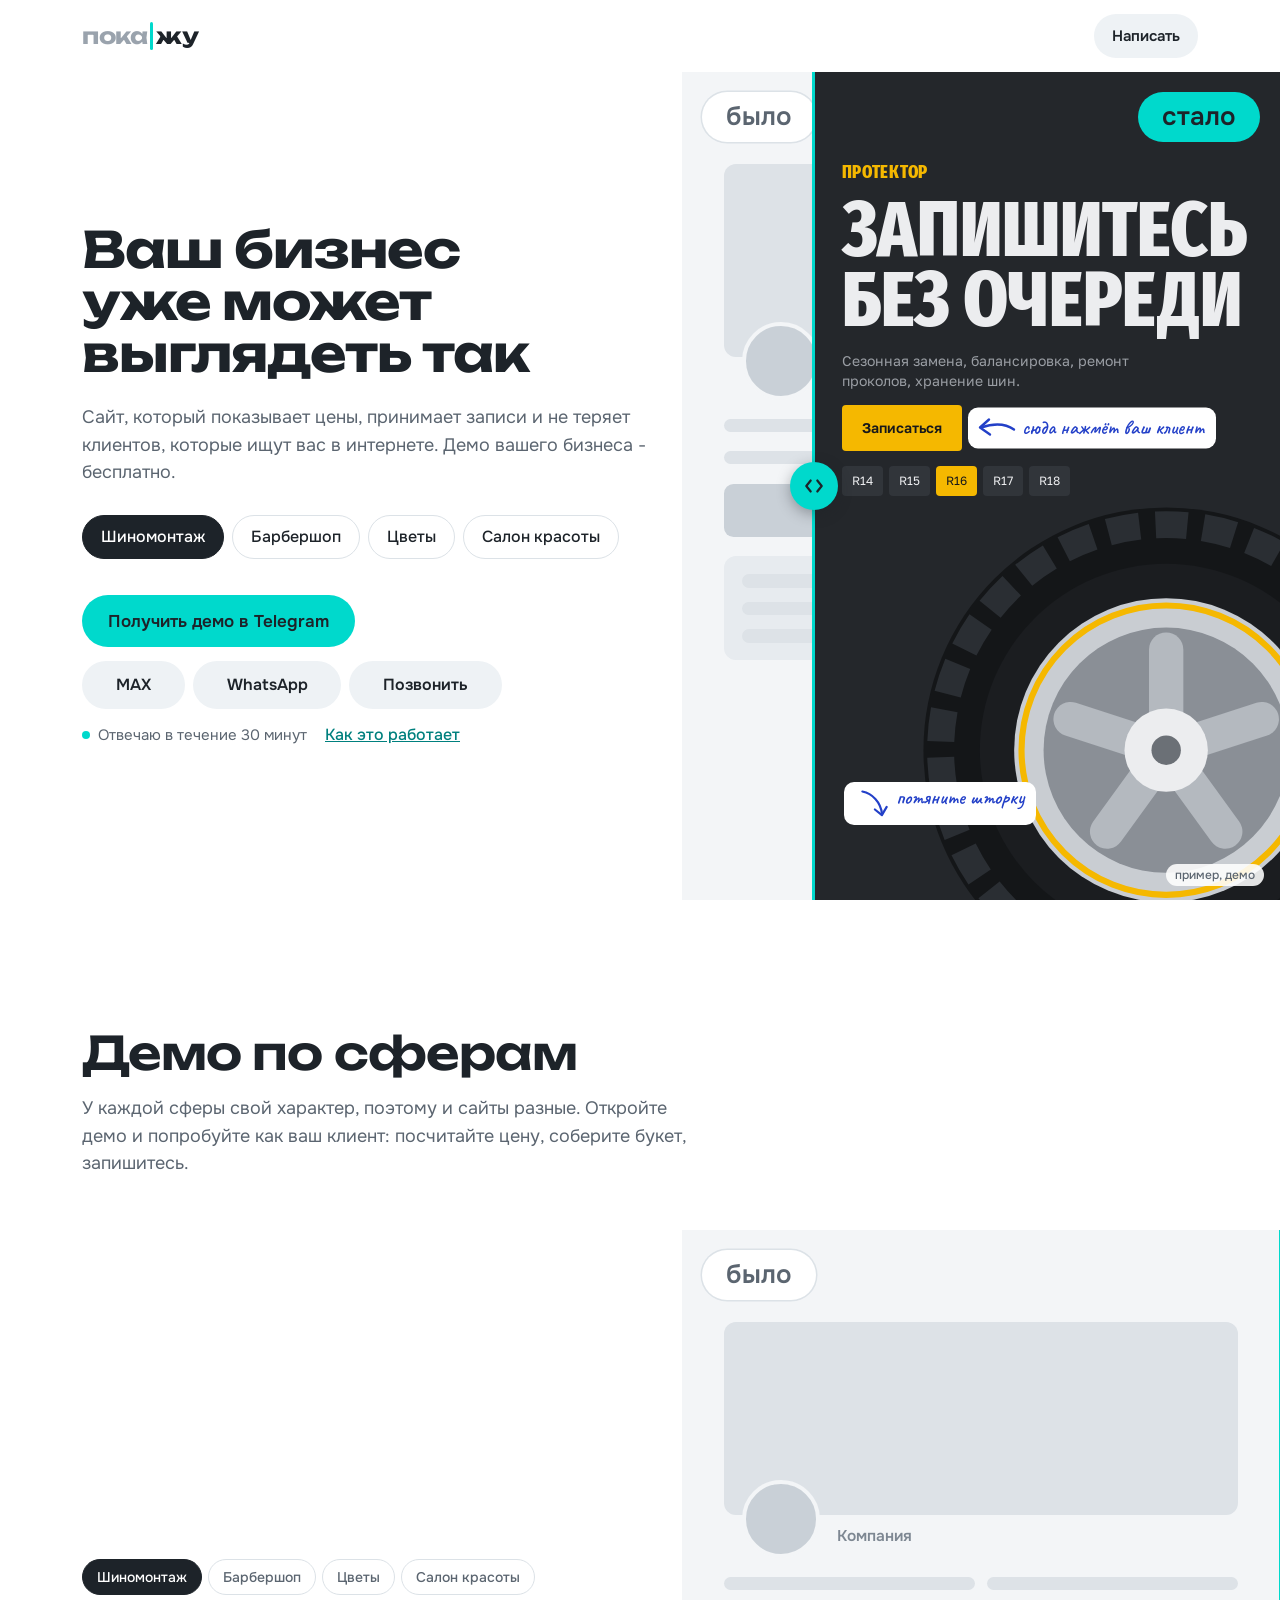
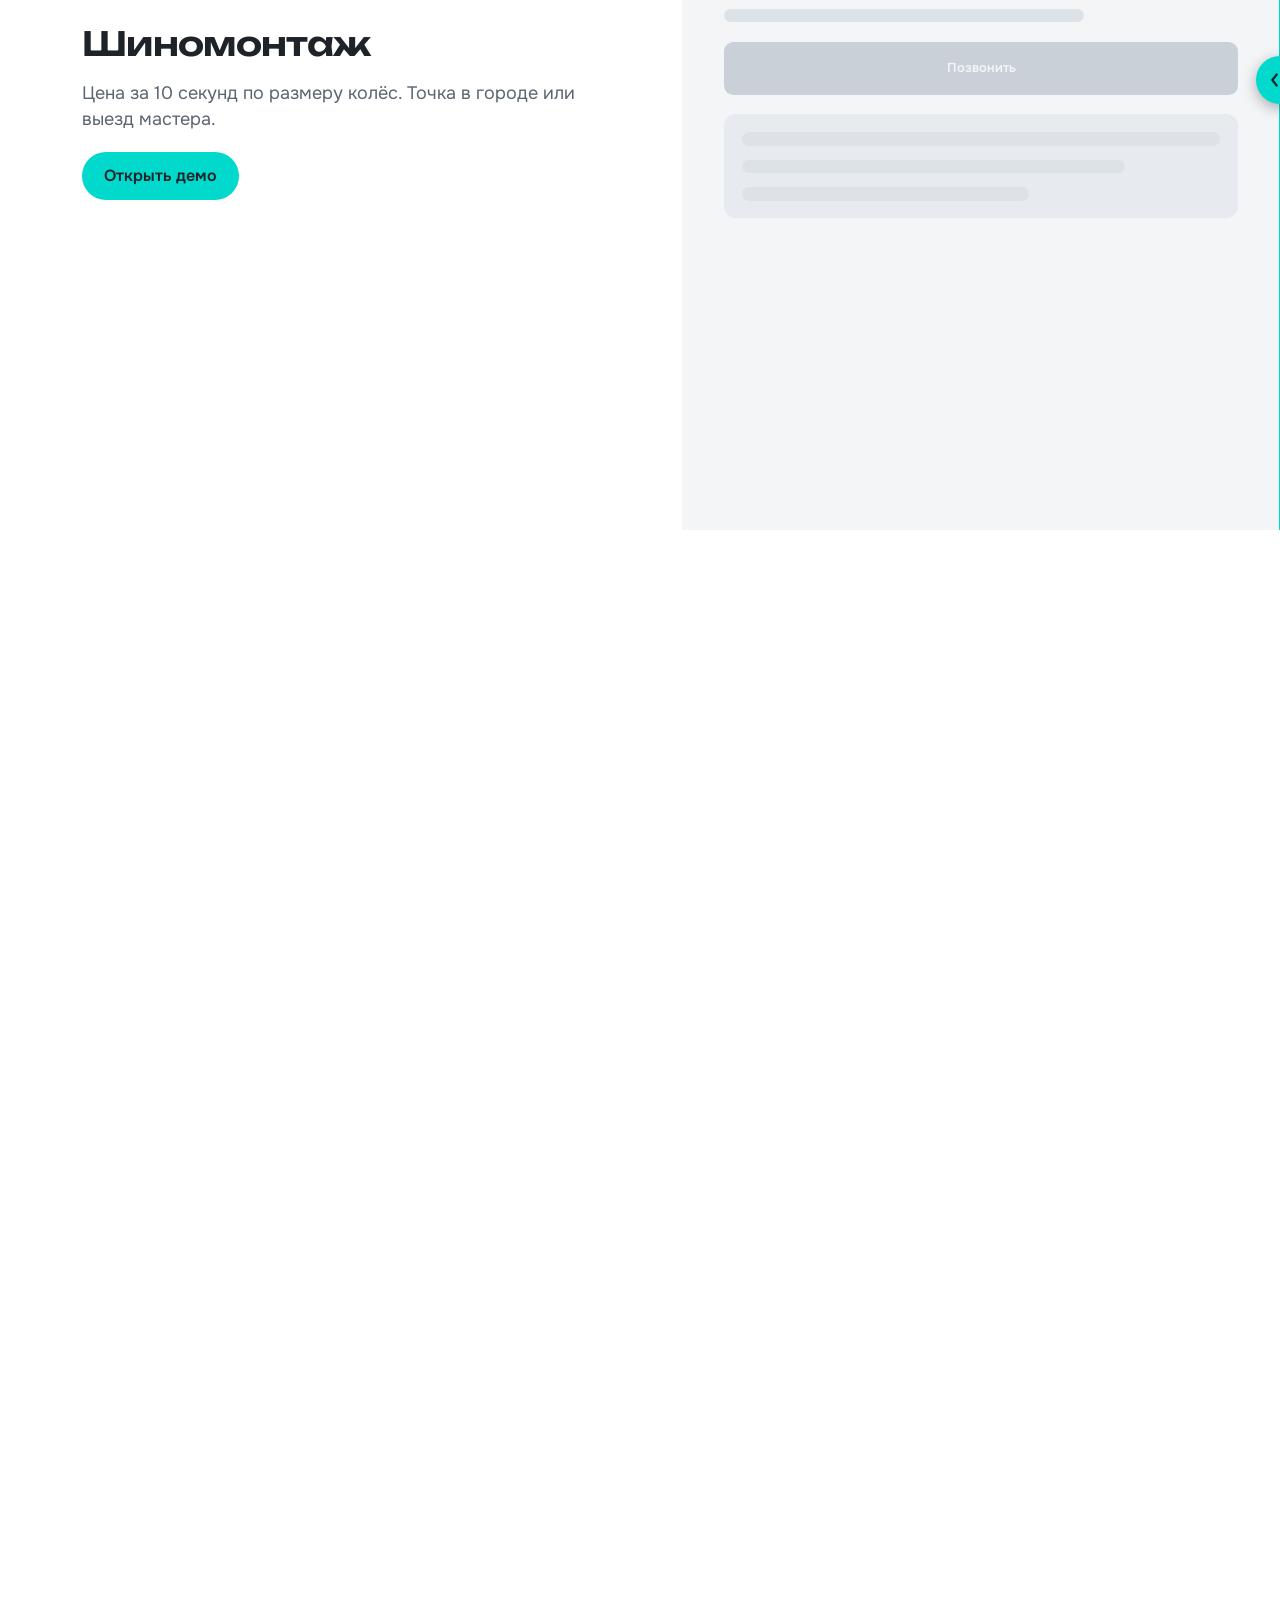
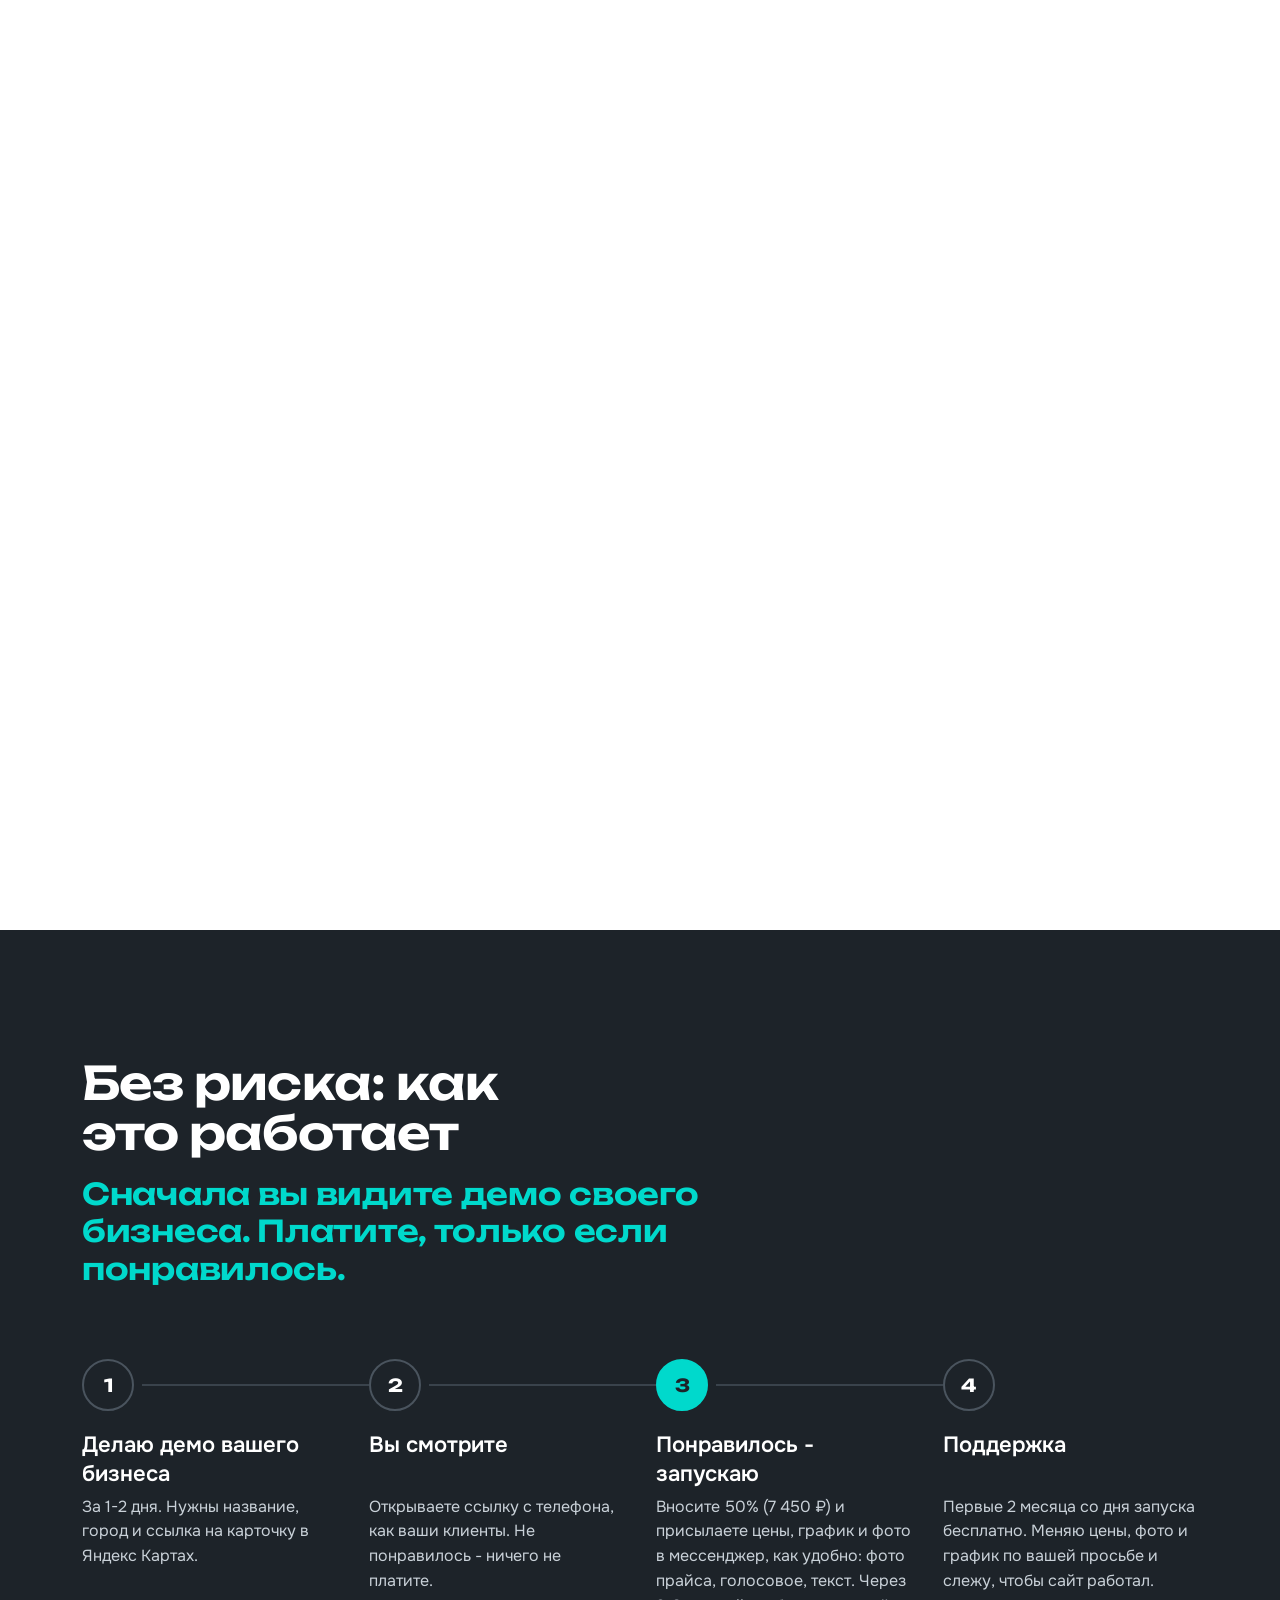
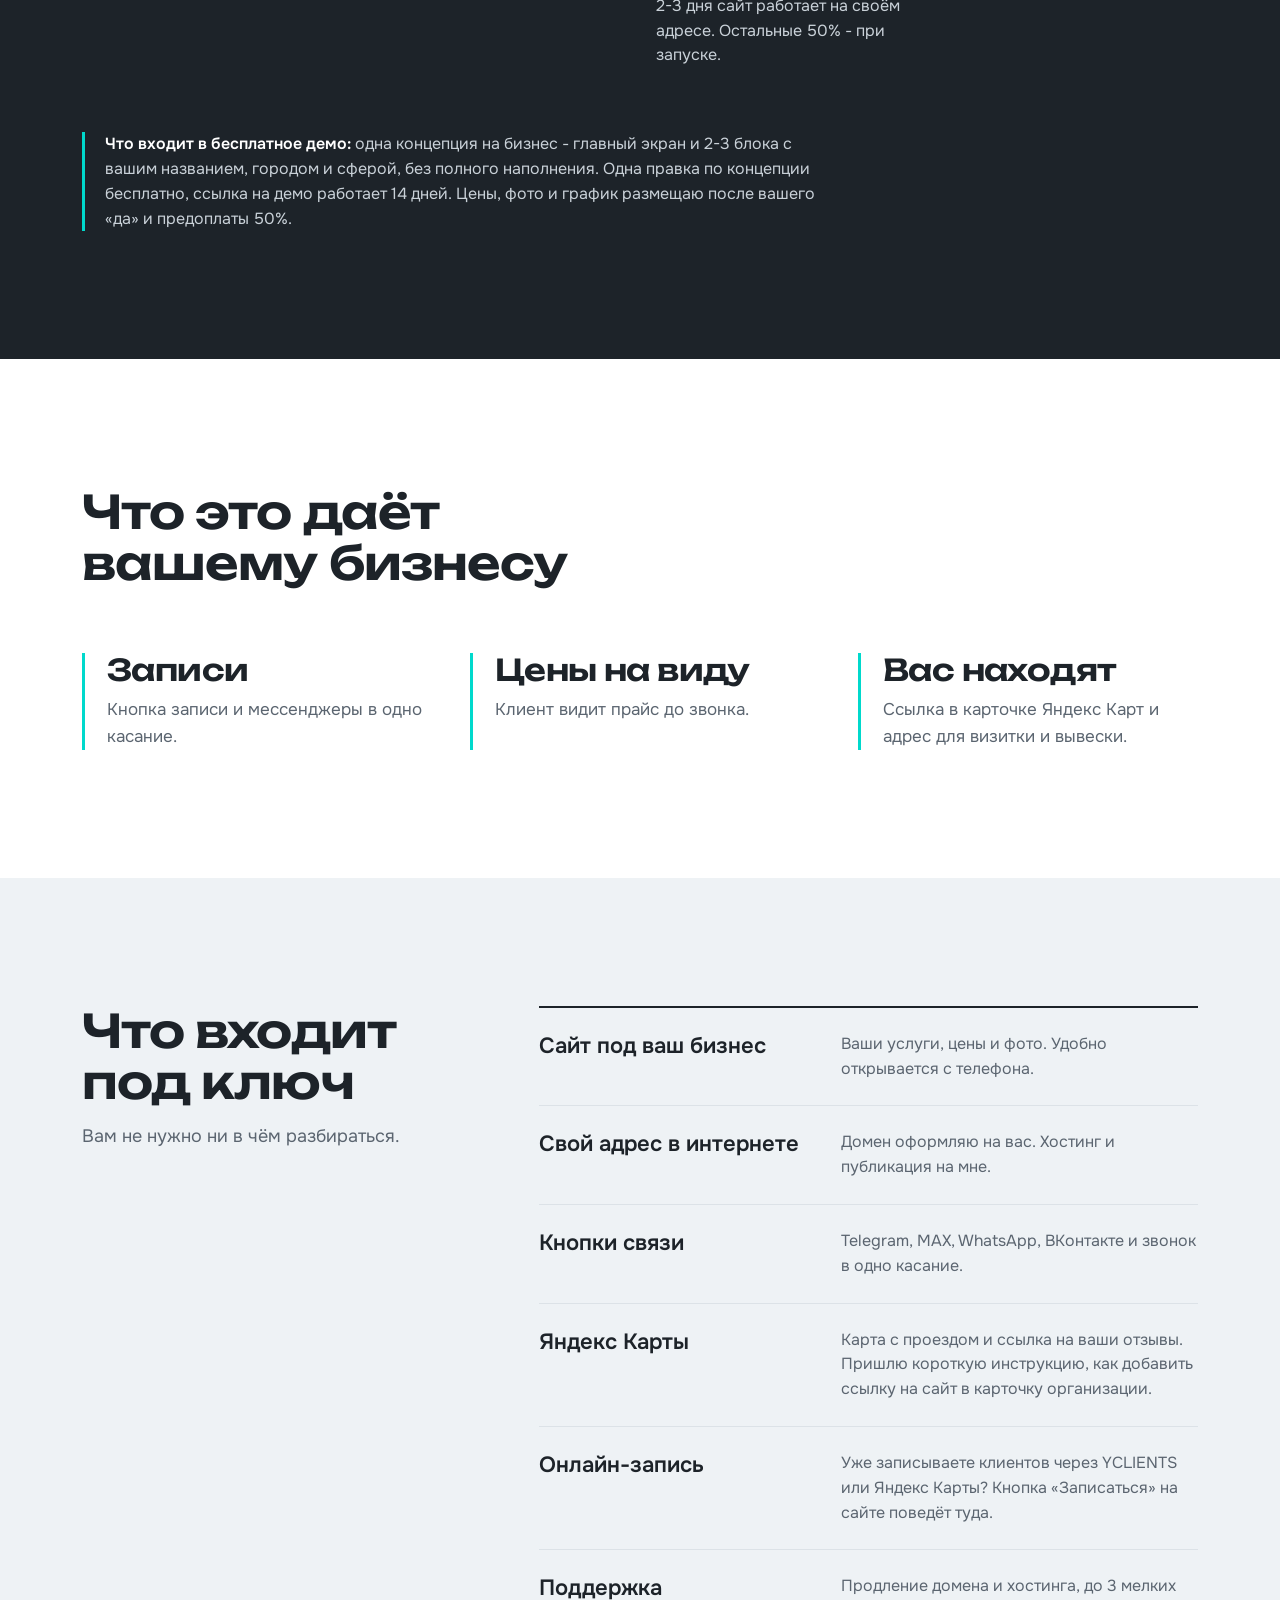
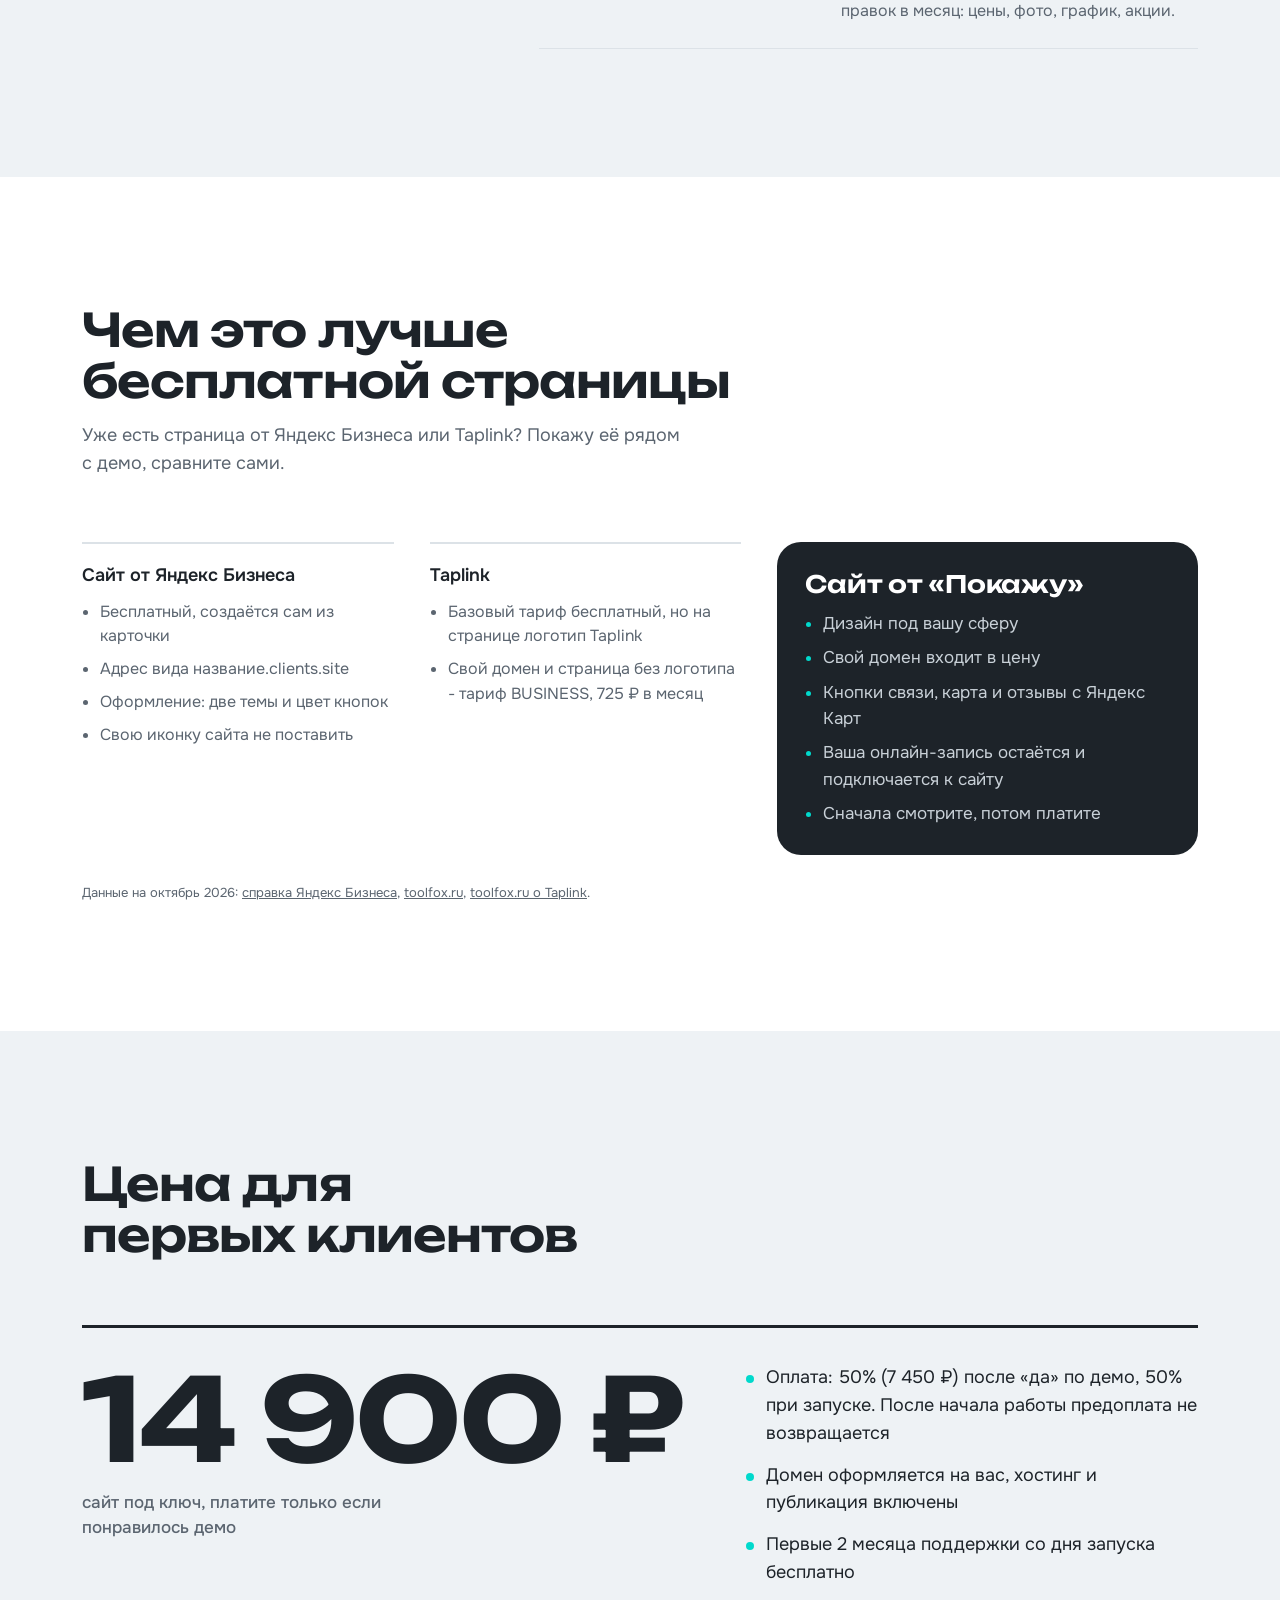
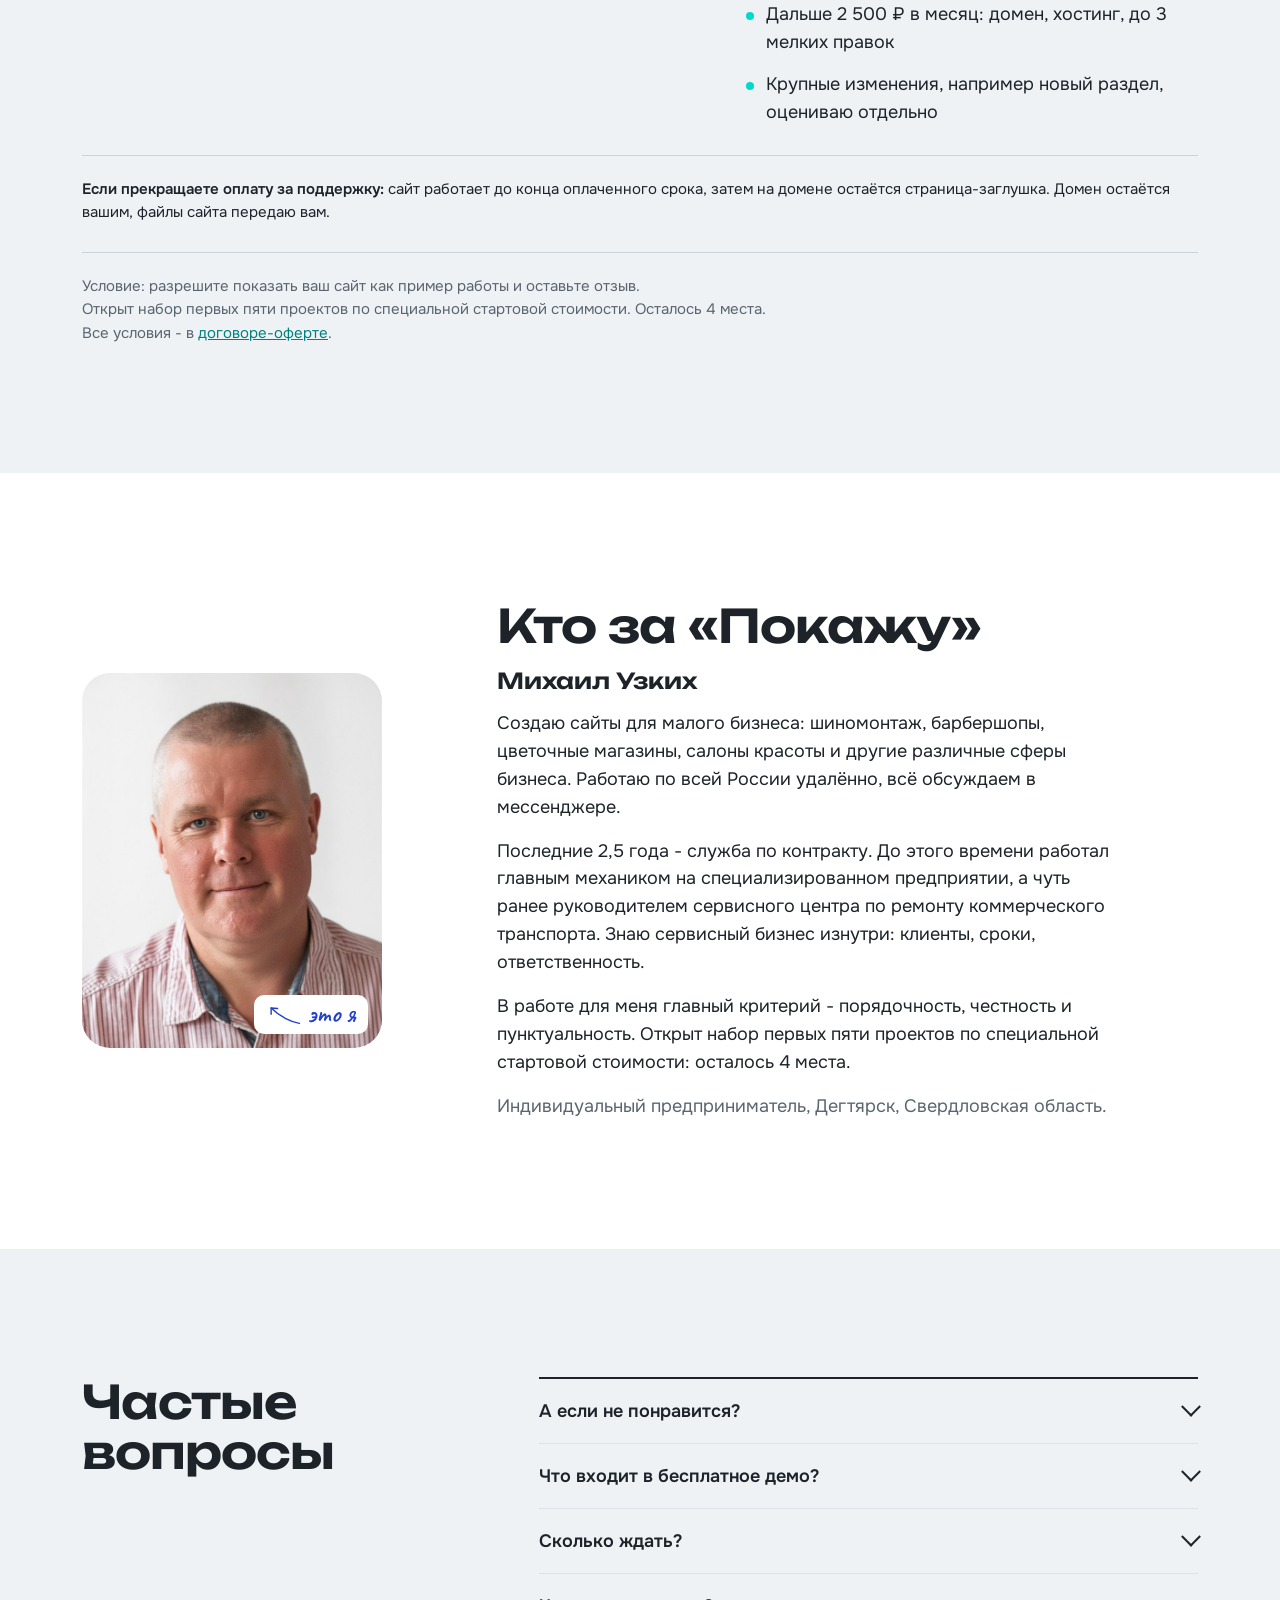
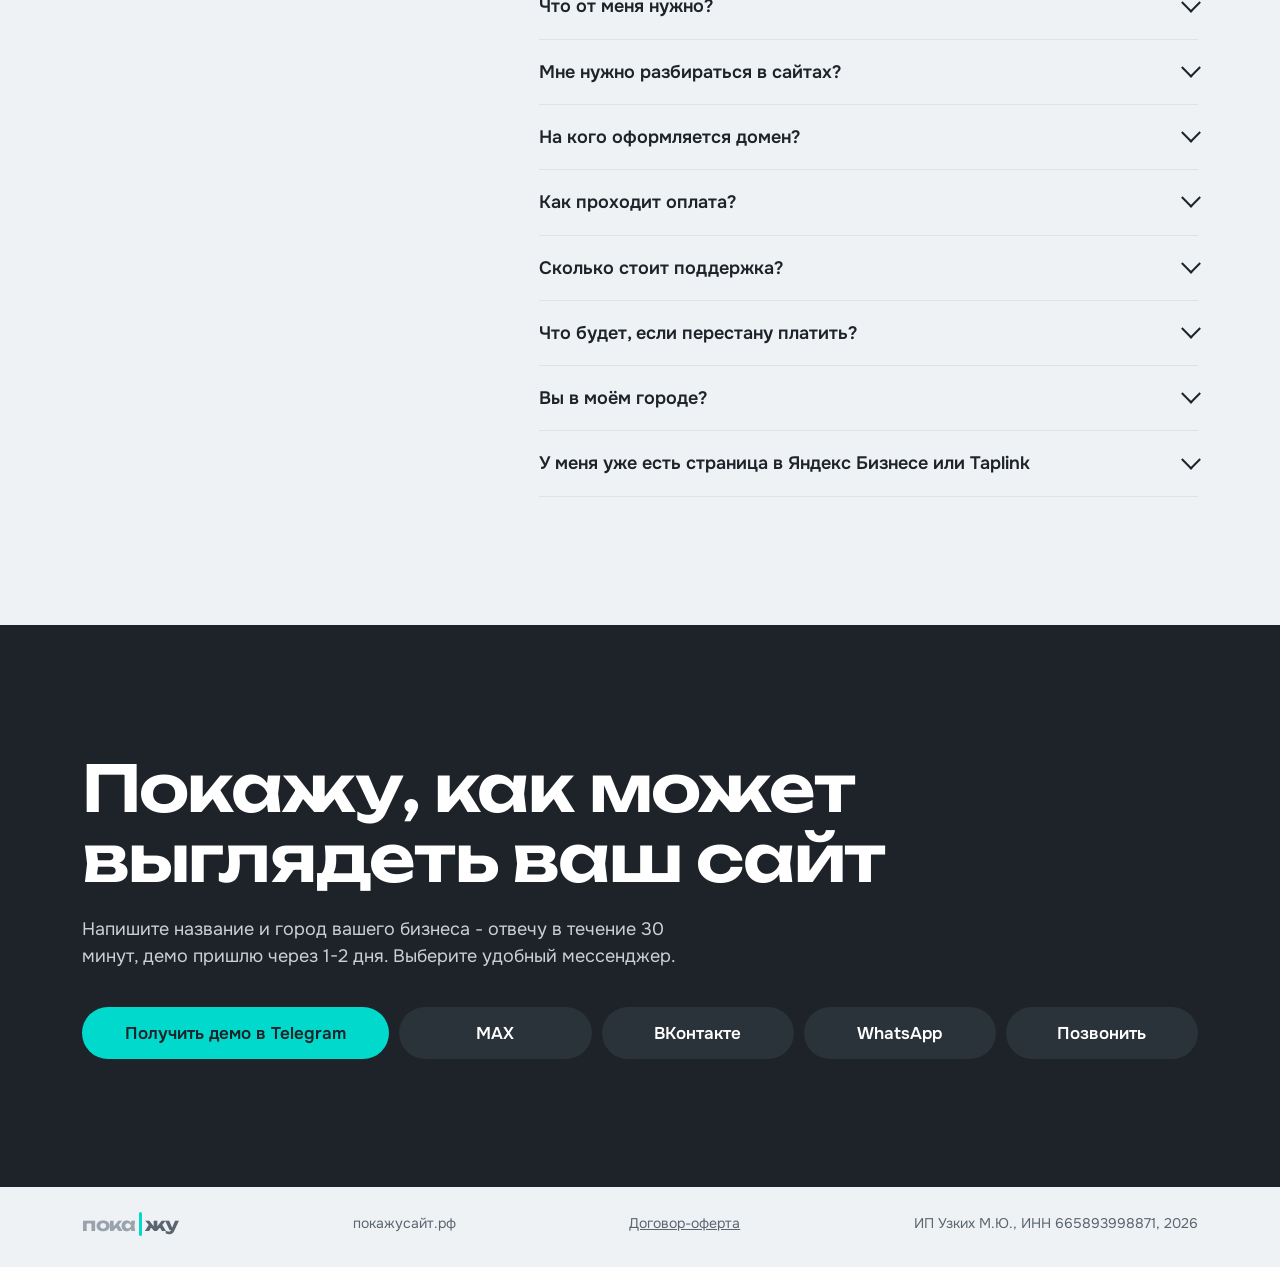
<file: index.html>
<!doctype html>
<html lang="ru">
<head>
<meta charset="utf-8">
<meta name="viewport" content="width=device-width, initial-scale=1">
<meta name="robots" content="noindex, nofollow">
<title>Покажу - сайты для местного бизнеса</title>
<meta http-equiv="refresh" content="0; url=site/v3/">
<link rel="canonical" href="site/v3/">
<style>
  body { margin: 0; min-height: 100vh; display: grid; place-items: center; background: #FFFFFF; color: #1D2329; font: 400 17px/1.5 system-ui, sans-serif; }
  a { color: #00807E; }
</style>
</head>
<body>
  <p>Открываю сайт… Если ничего не происходит, <a href="site/v3/">перейдите по ссылке</a>.</p>
  <script>location.replace("site/v3/");</script>
</body>
</html>
</file>
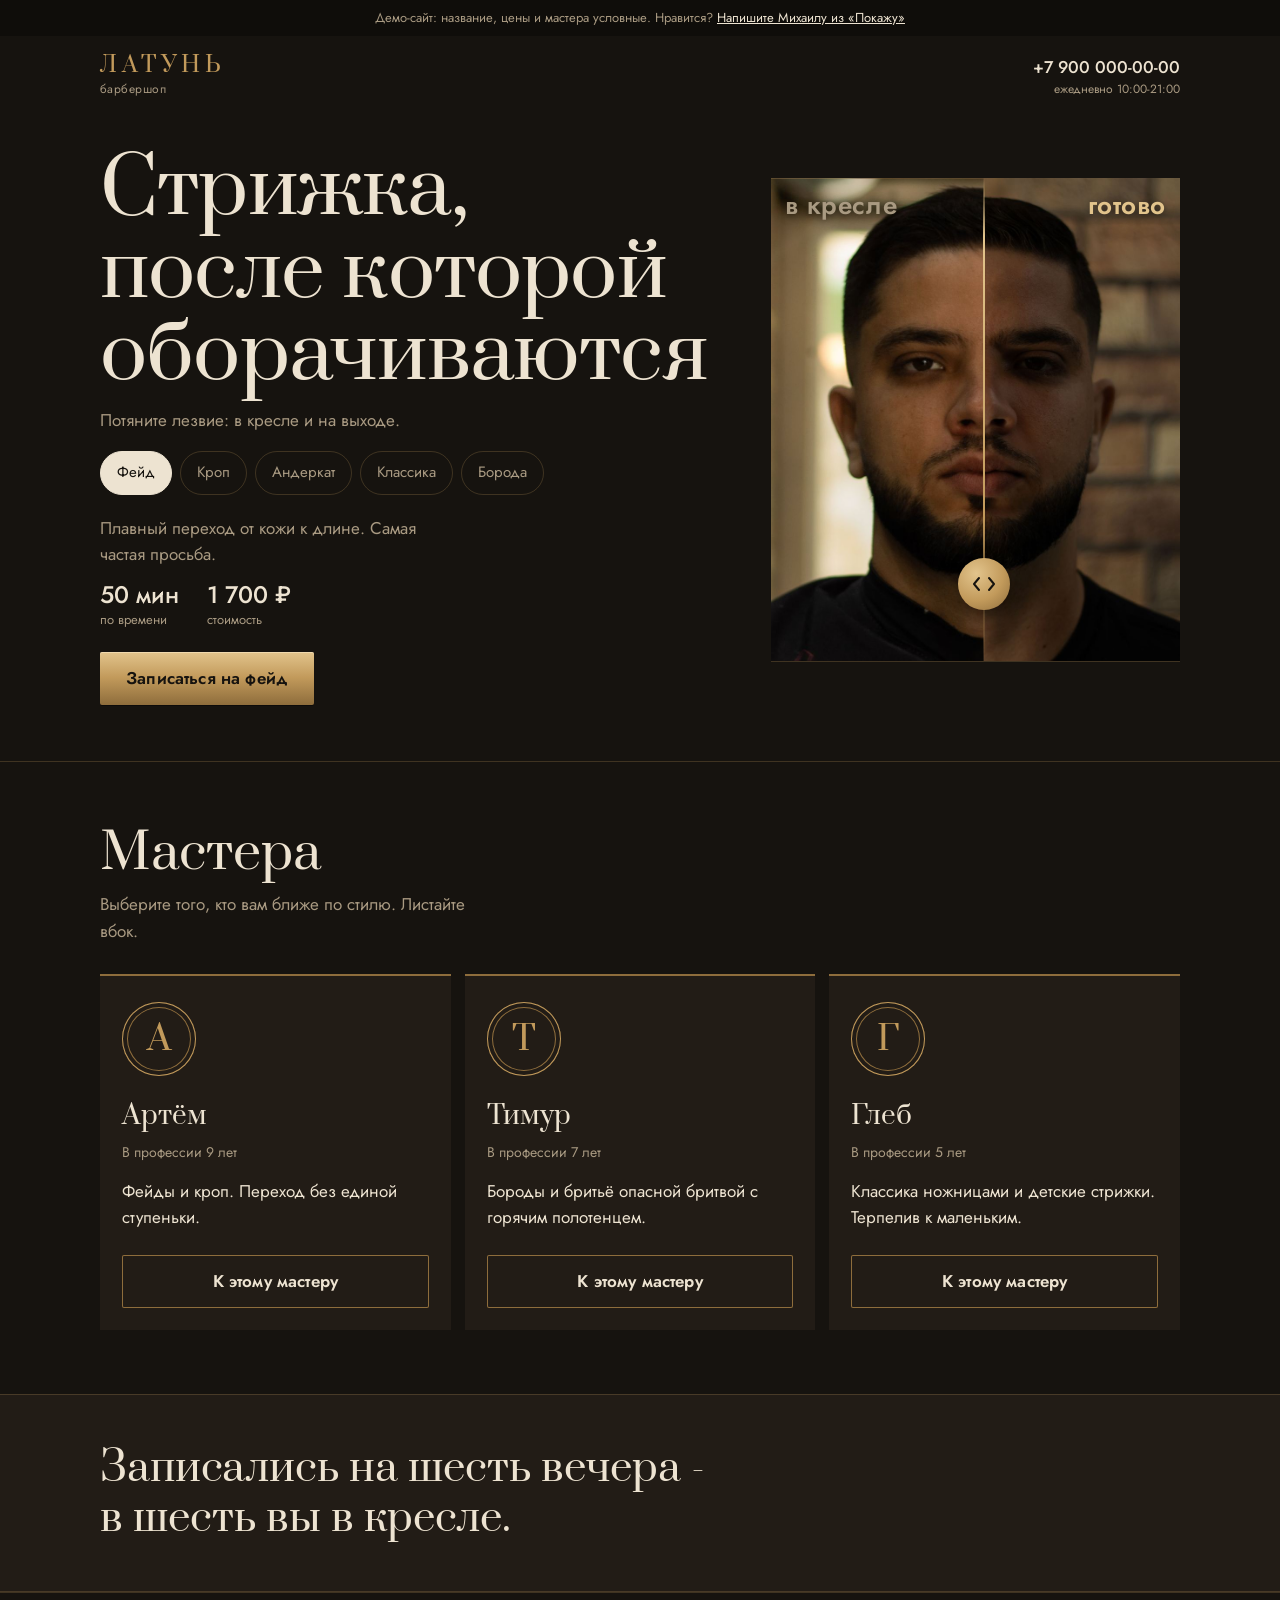
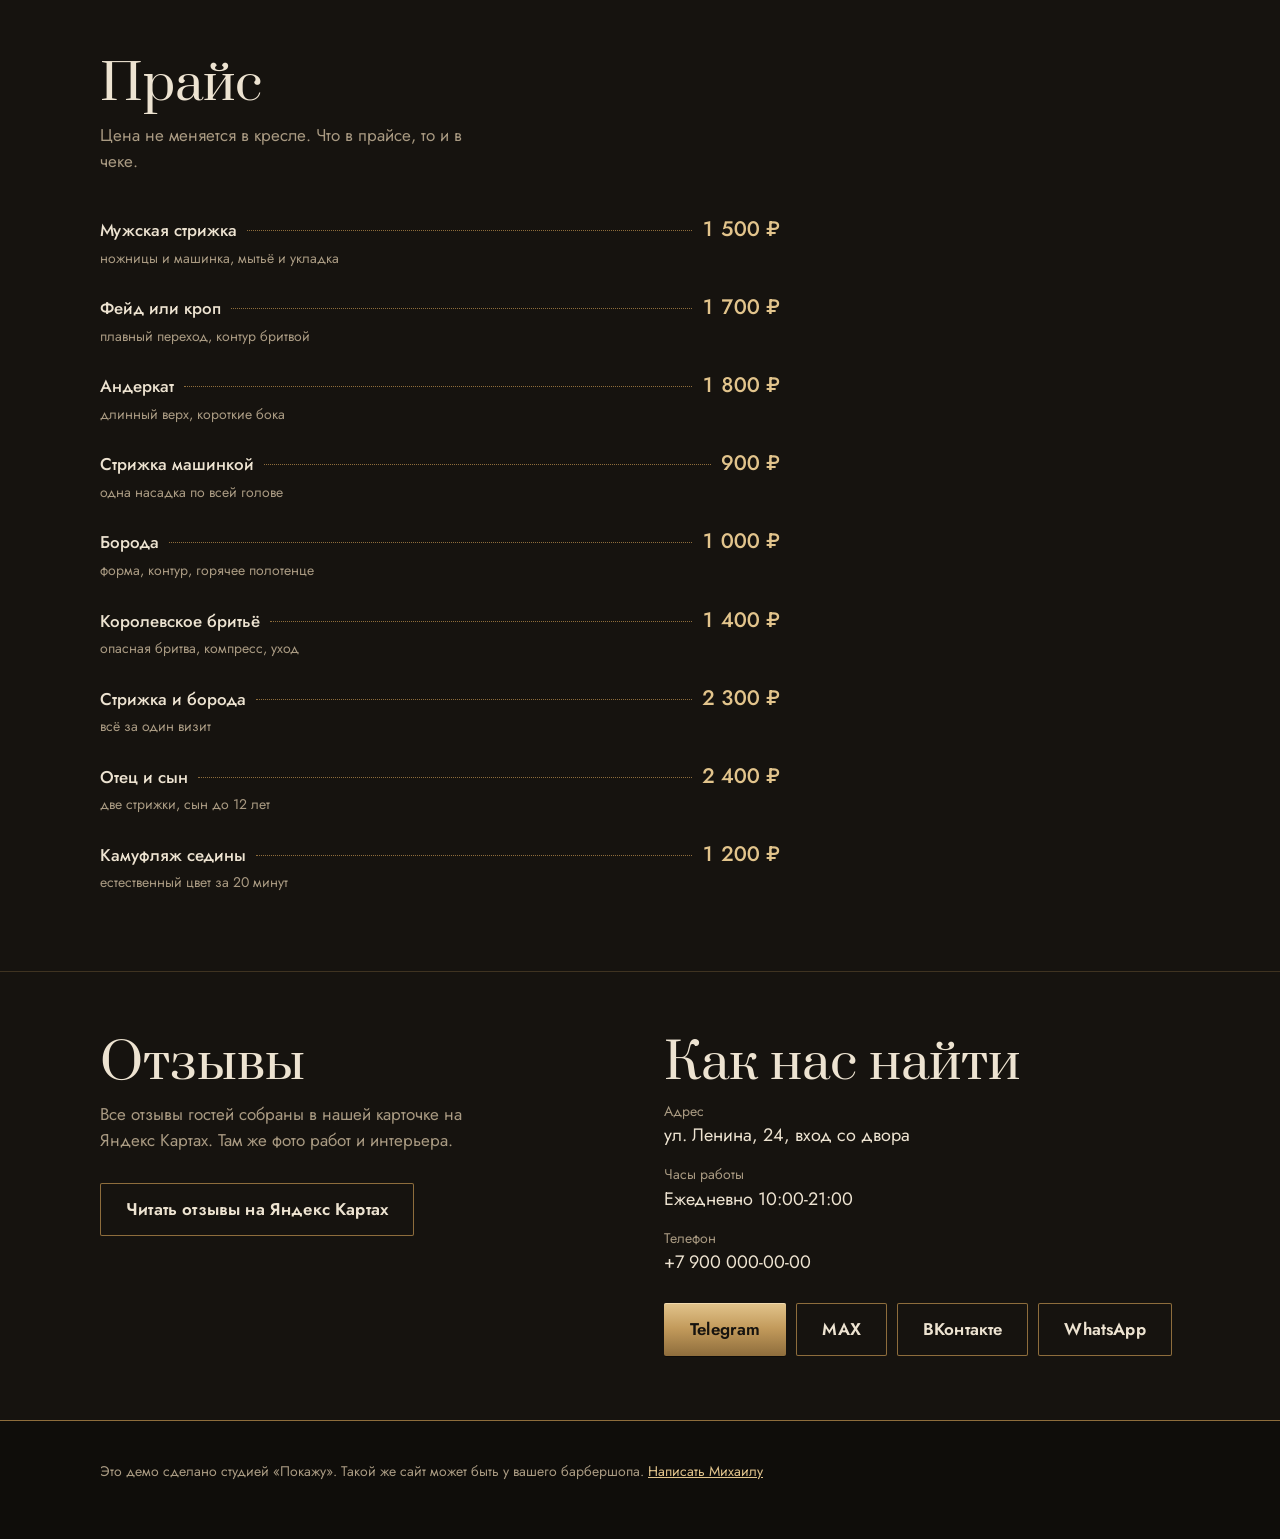
<file: demos/barbershop/index.html>
<!doctype html>
<html lang="ru">
<head>
<meta charset="utf-8">
<meta name="viewport" content="width=device-width, initial-scale=1">
<meta name="robots" content="noindex, nofollow">
<title>Барбершоп «Латунь»</title>
<link href="../../fonts/fonts.css" rel="stylesheet">
<style>
  @property --cut { syntax: "<percentage>"; inherits: true; initial-value: 100%; }

  :root {
    --tobacco: #16130F;
    --leather: #221C16;
    --leather-2: #2E261E;
    --brass: #C29A5B;
    --brass-hi: #E2C48C;
    --brass-lo: #8E6D3C;
    --ivory: #EDE3D1;
    --ash: #A99A82;
    --rule: rgba(194, 154, 91, .24);
    --display: "Prata", Georgia, serif;
    --text: "Jost", system-ui, sans-serif;
    --gutter: 16px;
  }
  @media (min-width: 720px) { :root { --gutter: 40px; } }

  * { box-sizing: border-box; }
  html { scroll-behavior: smooth; }
  body {
    margin: 0;
    background: var(--tobacco);
    color: var(--ivory);
    font: 400 17px/1.55 var(--text);
    -webkit-font-smoothing: antialiased;
    overflow-x: hidden;
  }
  a { color: inherit; }
  button { font: inherit; color: inherit; }
  :focus-visible { outline: 2px solid var(--brass-hi); outline-offset: 3px; }
  h1, h2, h3 { font-family: var(--display); font-weight: 400; margin: 0; }
  .wrap { max-width: 1160px; margin: 0 auto; padding: 0 var(--gutter); }

  /* Плашка демо */
  .demo-bar {
    background: #0F0D0A; color: var(--ash);
    font-size: 13px; padding: 8px var(--gutter); text-align: center;
  }
  .demo-bar a { color: var(--ivory); }

  /* Шапка */
  .top { display: flex; align-items: center; justify-content: space-between; padding-top: 18px; padding-bottom: 6px; }
  .logo { text-decoration: none; display: grid; gap: 4px; }
  .logo b { font: 400 22px/1 var(--display); letter-spacing: .22em; color: var(--brass); font-weight: 400; }
  .logo span { font-size: 12px; color: var(--ash); letter-spacing: .04em; }
  .phone { font-weight: 500; text-decoration: none; white-space: nowrap; text-align: right; }
  .phone small { display: block; font-weight: 400; font-size: 12px; color: var(--ash); }

  /* Кнопки */
  .btn {
    display: inline-flex; align-items: center; justify-content: center;
    background: linear-gradient(180deg, var(--brass-hi) 0%, var(--brass) 48%, var(--brass-lo) 100%);
    color: var(--tobacco); font: 600 17px/1 var(--text); letter-spacing: .01em;
    text-decoration: none; border: 0; border-radius: 2px; padding: 18px 26px; cursor: pointer;
    box-shadow: inset 0 1px 0 rgba(255, 240, 210, .5), 0 1px 0 rgba(0, 0, 0, .4);
    transition: filter .15s, transform .15s;
  }
  .btn:hover { filter: brightness(1.08); }
  .btn:active { transform: translateY(1px); }
  .btn.ghost { background: transparent; color: var(--ivory); box-shadow: inset 0 0 0 1px var(--brass-lo); }
  .btn.ghost:hover { box-shadow: inset 0 0 0 1px var(--brass); filter: none; }
  .btn[disabled] { filter: grayscale(.7) brightness(.7); cursor: default; }

  /* Первый экран */
  .hero { padding: 14px 0 56px; }
  .hero-grid { display: grid; gap: 0; grid-template-areas: "title" "stage" "pick"; }
  .hero-title { grid-area: title; }
  .hero h1 { font-size: clamp(33px, 9.2vw, 78px); line-height: 1.06; letter-spacing: -.01em; margin: 14px 0 10px; max-width: 13ch; }
  .hero .lead { color: var(--ash); margin: 0; max-width: 32ch; }

  .stage-wrap { grid-area: stage; margin: 14px 0 4px; }
  .stage {
    --cut: 52%;
    position: relative; width: min(100%, 300px); margin: 0 auto;
    aspect-ratio: 330 / 390; touch-action: pan-y; user-select: none; cursor: ew-resize;
    border-bottom: 1px solid var(--rule);
  }
  .stage.intro { animation: sweep 2s cubic-bezier(.6, 0, .25, 1) .5s both; }
  @keyframes sweep { from { --cut: 100%; } to { --cut: 52%; } }
  .stage img { position: absolute; inset: 0; width: 100%; height: 100%; display: block; object-fit: cover; pointer-events: none; -webkit-user-drag: none; }
  .stage .was { clip-path: inset(0 calc(100% - var(--cut)) 0 0); }
  .blade {
    position: absolute; top: 0; bottom: 0; left: var(--cut); width: 2px; margin-left: -1px;
    background: linear-gradient(180deg, transparent, var(--brass-hi) 12%, var(--brass) 70%, transparent);
    pointer-events: none;
  }
  .grip {
    position: absolute; top: 84%; left: var(--cut); width: 52px; height: 52px; margin: -26px 0 0 -26px;
    border-radius: 50%; border: 0; padding: 0; cursor: ew-resize;
    background: radial-gradient(circle at 35% 30%, var(--brass-hi), var(--brass) 55%, var(--brass-lo));
    box-shadow: 0 6px 20px rgba(0, 0, 0, .55);
    display: grid; place-items: center;
  }
  .grip svg { width: 30px; height: 30px; }
  .tag {
    position: absolute; top: 14px; font: 600 22px/1 var(--text); letter-spacing: .02em;
    color: var(--ash); pointer-events: none; text-shadow: 0 1px 8px rgba(0, 0, 0, .6);
  }
  @media (min-width: 900px) { .tag { font-size: 26px; } }
  .tag.t-was { left: 14px; }
  .tag.t-now { right: 14px; color: var(--brass-hi); }

  .pick { grid-area: pick; }
  .looks { display: flex; flex-wrap: wrap; gap: 8px; margin: 18px 0 0; padding: 0; list-style: none; }
  .looks button {
    border: 1px solid var(--rule); background: transparent; border-radius: 999px;
    padding: 9px 16px; cursor: pointer; font-size: 15px; color: var(--ash);
    transition: background .2s, color .2s, border-color .2s;
  }
  .looks button:hover { border-color: var(--brass-lo); color: var(--ivory); }
  .looks button[aria-pressed="true"] { background: var(--ivory); border-color: var(--ivory); color: var(--tobacco); }
  .look-info { margin: 20px 0 22px; }
  .look-info p { margin: 0 0 14px; color: var(--ash); max-width: 36ch; min-height: 3.1em; }
  .look-meta { display: flex; gap: 28px; }
  .look-meta div { font-size: 13px; color: var(--ash); }
  .look-meta b { display: block; font: 500 24px/1.2 var(--text); color: var(--ivory); }
  .pick .btn { width: 100%; }

  @media (min-width: 900px) {
    .hero { padding-top: 30px; }
    .hero-grid {
      grid-template-columns: 1fr 1fr; column-gap: 64px; align-items: center;
      grid-template-areas: "title stage" "pick stage";
    }
    .hero-title { align-self: end; }
    .pick { align-self: start; }
    .pick .btn { width: auto; }
    .stage-wrap { margin: 0; }
    .stage { width: min(100%, 470px); }
  }
  @media (min-width: 420px) and (max-width: 899px) { .stage { width: min(100%, 380px); } }

  /* Секции */
  section.block { padding: 64px 0; border-top: 1px solid var(--rule); }
  .block h2 { font-size: clamp(32px, 7.4vw, 50px); line-height: 1.1; margin-bottom: 10px; }
  .block .sub { color: var(--ash); margin: 0 0 30px; max-width: 40ch; }

  /* Мастера */
  .masters {
    display: grid; grid-auto-flow: column; grid-auto-columns: 78%; gap: 14px;
    overflow-x: auto; scroll-snap-type: x mandatory; scrollbar-width: none;
    margin: 0 calc(var(--gutter) * -1); padding: 0 var(--gutter) 4px;
  }
  .masters::-webkit-scrollbar { display: none; }
  @media (min-width: 720px) { .masters { grid-auto-flow: row; grid-template-columns: repeat(3, 1fr); margin: 0; padding: 0; overflow: visible; } }
  .master {
    scroll-snap-align: start; background: var(--leather); padding: 26px 22px 22px;
    display: grid; gap: 6px; align-content: start; border-top: 2px solid var(--brass-lo);
  }
  .mono {
    width: 74px; height: 74px; border-radius: 50%; margin-bottom: 14px;
    display: grid; place-items: center; font: 400 34px/1 var(--display); color: var(--brass);
    box-shadow: inset 0 0 0 1px var(--brass), inset 0 0 0 5px var(--leather), inset 0 0 0 6px var(--brass-lo);
  }
  .master h3 { font-size: 26px; }
  .master .exp { color: var(--ash); font-size: 14px; margin: 0; }
  .master .strong { margin: 8px 0 18px; }
  .master .btn { margin-top: auto; }

  /* Прайс */
  .menu { max-width: 680px; }
  .menu-row { display: grid; grid-template-columns: auto 1fr auto; align-items: baseline; gap: 10px; padding: 13px 0; }
  .menu-row b { font-weight: 500; }
  .menu-row i { border-bottom: 1px dotted var(--brass-lo); transform: translateY(-5px); }
  .menu-row span { font: 500 21px/1 var(--text); white-space: nowrap; font-variant-numeric: tabular-nums; color: var(--brass-hi); }
  .menu-row small { grid-column: 1 / -1; color: var(--ash); font-size: 14px; margin-top: -6px; }

  /* Полоса про время */
  .promise { background: var(--leather); padding: 48px 0; border-top: 1px solid var(--rule); border-bottom: 1px solid var(--rule); }
  .promise p { margin: 0; font: 400 clamp(26px, 6vw, 40px)/1.25 var(--display); max-width: 22ch; }

  /* Отзывы и контакты */
  .two { display: grid; gap: 48px; }
  @media (min-width: 900px) { .two { grid-template-columns: 1fr 1fr; } }
  .contacts dl { margin: 0 0 26px; display: grid; gap: 14px; }
  .contacts dt { color: var(--ash); font-size: 14px; }
  .contacts dd { margin: 0; font-size: 18px; }
  .msgs { display: flex; flex-wrap: wrap; gap: 10px; }

  footer {
    background: #0F0D0A; color: var(--ash); font-size: 14px;
    padding: 40px 0 calc(56px + 76px); border-top: 1px solid var(--brass-lo);
  }
  @media (min-width: 900px) { footer { padding-bottom: 56px; } }
  footer a { color: var(--brass-hi); }

  /* Нижняя панель на телефоне */
  .dock {
    position: fixed; left: 0; right: 0; bottom: 0; z-index: 20;
    display: grid; grid-template-columns: 1fr auto; gap: 10px;
    padding: 10px var(--gutter) calc(10px + env(safe-area-inset-bottom));
    background: rgba(22, 19, 15, .94); backdrop-filter: blur(8px);
    border-top: 1px solid var(--rule);
    transform: translateY(110%); transition: transform .3s ease;
  }
  .dock.on { transform: none; }
  .dock .btn { padding: 16px; }
  @media (min-width: 900px) { .dock { display: none; } }

  /* Запись */
  dialog.sheet {
    border: 0; padding: 0; color: var(--ivory); background: var(--leather);
    width: 100%; max-width: 520px; margin: auto auto 0; max-height: 92vh;
    border-top: 2px solid var(--brass);
  }
  @media (min-width: 720px) { dialog.sheet { margin: auto; } }
  dialog.sheet::backdrop { background: rgba(10, 8, 6, .72); }
  dialog[open].sheet { animation: rise .32s cubic-bezier(.2, .8, .3, 1); }
  @keyframes rise { from { transform: translateY(40px); opacity: 0; } }
  .sheet-in { padding: 24px var(--gutter) calc(24px + env(safe-area-inset-bottom)); display: grid; gap: 18px; }
  .sheet-in[hidden] { display: none; }
  @media (min-width: 720px) { .sheet-in { padding: 30px 32px; } }
  .sheet-head { display: flex; justify-content: space-between; gap: 16px; align-items: start; }
  .sheet-head h2 { font-size: 30px; line-height: 1.1; }
  .sheet-head p { margin: 6px 0 0; color: var(--ash); font-size: 15px; }
  .x { border: 0; background: transparent; font-size: 28px; line-height: 1; padding: 4px 8px; cursor: pointer; color: var(--ash); }
  .sheet fieldset { border: 0; margin: 0; padding: 0; }
  .sheet legend { font-size: 14px; color: var(--ash); margin-bottom: 8px; padding: 0; }
  .chips { display: flex; flex-wrap: wrap; gap: 8px; }
  .chips button {
    border: 1px solid var(--rule); background: var(--tobacco); border-radius: 2px;
    padding: 9px 13px; cursor: pointer; font-size: 15px; font-variant-numeric: tabular-nums;
  }
  .chips button[aria-pressed="true"] { background: var(--ivory); color: var(--tobacco); border-color: var(--ivory); }
  .chips button:disabled { opacity: .3; text-decoration: line-through; cursor: default; }
  .sheet .btn { width: 100%; }
  .sheet .fine { margin: 0; font-size: 13px; color: var(--ash); opacity: .6; }
  .done { text-align: center; padding: 18px 0 6px; display: grid; gap: 12px; justify-items: center; }
  .done .seal {
    width: 72px; height: 72px; border-radius: 50%; display: grid; place-items: center;
    box-shadow: inset 0 0 0 1px var(--brass), inset 0 0 0 5px var(--leather), inset 0 0 0 6px var(--brass-lo);
  }
  .done h2 { font-size: 30px; }
  .done p { margin: 0; color: var(--ash); max-width: 30ch; }

  .toast {
    position: fixed; left: 50%; bottom: 96px; z-index: 30;
    transform: translate(-50%, 20px); opacity: 0; pointer-events: none;
    background: var(--ivory); color: var(--tobacco); border-radius: 2px;
    padding: 14px 18px; max-width: min(420px, calc(100vw - 32px)); font-size: 15px;
    transition: opacity .25s, transform .25s;
  }
  .toast.show { opacity: 1; transform: translate(-50%, 0); }


  @media (prefers-reduced-motion: reduce) {
    html { scroll-behavior: auto; }
    .stage.intro { animation: none; }
    dialog[open].sheet { animation: none; }
  }
</style>
</head>
<body>

<div class="demo-bar">Демо-сайт: название, цены и мастера условные. Нравится? <a href="#" data-demo-contact>Напишите Михаилу из «Покажу»</a></div>

<header class="wrap top">
  <a class="logo" href="#"><b>ЛАТУНЬ</b><span>барбершоп</span></a>
  <a class="phone" href="#contacts">+7 900 000-00-00<small>ежедневно 10:00-21:00</small></a>
</header>

<main>
  <section class="hero" aria-label="Главное">
    <div class="wrap hero-grid">
      <div class="hero-title">
        <h1>Стрижка, после которой оборачиваются</h1>
        <p class="lead">Потяните лезвие: в кресле и на выходе.</p>
      </div>

      <div class="stage-wrap">
        <div class="stage intro" id="stage">
          <img class="now" src="img/hero-gotovo.jpg" width="940" height="1111" alt="Тот же клиент, стрижка готова: фейд и оформленная борода">
          <img class="was" src="img/hero-v-kresle.jpg" width="940" height="1111" alt="Клиент в кресле барбера, в накидке">

          <span class="tag t-was">в кресле</span>
          <span class="tag t-now">готово</span>
          <div class="blade" aria-hidden="true"></div>
          <button class="grip" id="grip" type="button" role="slider" aria-label="Лезвие: слева клиент в кресле, справа готовая стрижка" aria-valuemin="0" aria-valuemax="100" aria-valuenow="52">
            <svg viewBox="0 0 30 30" fill="none" stroke="#16130F" stroke-width="2" stroke-linecap="round" stroke-linejoin="round"><path d="M10 9l-5 6 5 6M20 9l5 6-5 6"/></svg>
          </button>
        </div>
      </div>

      <div class="pick">
        <ul class="looks" aria-label="Стрижка">
          <li><button type="button" data-look="fade" aria-pressed="true">Фейд</button></li>
          <li><button type="button" data-look="crop" aria-pressed="false">Кроп</button></li>
          <li><button type="button" data-look="undercut" aria-pressed="false">Андеркат</button></li>
          <li><button type="button" data-look="classic" aria-pressed="false">Классика</button></li>
          <li><button type="button" data-look="beard" aria-pressed="false">Борода</button></li>
        </ul>
        <div class="look-info" aria-live="polite">
          <p id="l-desc"></p>
          <div class="look-meta">
            <div><b id="l-time"></b>по времени</div>
            <div><b id="l-price"></b>стоимость</div>
          </div>
        </div>
        <button class="btn" type="button" id="hero-book">Записаться</button>
      </div>
    </div>
  </section>

  <section class="block" id="masters">
    <div class="wrap">
      <h2>Мастера</h2>
      <p class="sub">Выберите того, кто вам ближе по стилю. Листайте вбок.</p>
      <div class="masters">
        <article class="master">
          <div class="mono" aria-hidden="true">А</div>
          <h3>Артём</h3>
          <p class="exp">В профессии 9 лет</p>
          <p class="strong">Фейды и кроп. Переход без единой ступеньки.</p>
          <button class="btn ghost" type="button" data-master="Артём">К этому мастеру</button>
        </article>
        <article class="master">
          <div class="mono" aria-hidden="true">Т</div>
          <h3>Тимур</h3>
          <p class="exp">В профессии 7 лет</p>
          <p class="strong">Бороды и бритьё опасной бритвой с горячим полотенцем.</p>
          <button class="btn ghost" type="button" data-master="Тимур">К этому мастеру</button>
        </article>
        <article class="master">
          <div class="mono" aria-hidden="true">Г</div>
          <h3>Глеб</h3>
          <p class="exp">В профессии 5 лет</p>
          <p class="strong">Классика ножницами и детские стрижки. Терпелив к маленьким.</p>
          <button class="btn ghost" type="button" data-master="Глеб">К этому мастеру</button>
        </article>
      </div>
    </div>
  </section>

  <div class="promise">
    <div class="wrap"><p>Записались на шесть вечера - в шесть вы в кресле.</p></div>
  </div>

  <section class="block" id="prices">
    <div class="wrap">
      <h2>Прайс</h2>
      <p class="sub">Цена не меняется в кресле. Что в прайсе, то и в чеке.</p>
      <div class="menu">
        <div class="menu-row"><b>Мужская стрижка</b><i></i><span>1 500 ₽</span><small>ножницы и машинка, мытьё и укладка</small></div>
        <div class="menu-row"><b>Фейд или кроп</b><i></i><span>1 700 ₽</span><small>плавный переход, контур бритвой</small></div>
        <div class="menu-row"><b>Андеркат</b><i></i><span>1 800 ₽</span><small>длинный верх, короткие бока</small></div>
        <div class="menu-row"><b>Стрижка машинкой</b><i></i><span>900 ₽</span><small>одна насадка по всей голове</small></div>
        <div class="menu-row"><b>Борода</b><i></i><span>1 000 ₽</span><small>форма, контур, горячее полотенце</small></div>
        <div class="menu-row"><b>Королевское бритьё</b><i></i><span>1 400 ₽</span><small>опасная бритва, компресс, уход</small></div>
        <div class="menu-row"><b>Стрижка и борода</b><i></i><span>2 300 ₽</span><small>всё за один визит</small></div>
        <div class="menu-row"><b>Отец и сын</b><i></i><span>2 400 ₽</span><small>две стрижки, сын до 12 лет</small></div>
        <div class="menu-row"><b>Камуфляж седины</b><i></i><span>1 200 ₽</span><small>естественный цвет за 20 минут</small></div>
      </div>
    </div>
  </section>

  <section class="block" id="contacts">
    <div class="wrap two">
      <div>
        <h2>Отзывы</h2>
        <p class="sub">Все отзывы гостей собраны в нашей карточке на Яндекс Картах. Там же фото работ и интерьера.</p>
        <a class="btn ghost" href="#" data-demo-link>Читать отзывы на Яндекс Картах</a>
      </div>
      <div class="contacts">
        <h2>Как нас найти</h2>
        <dl>
          <div><dt>Адрес</dt><dd>ул. Ленина, 24, вход со двора</dd></div>
          <div><dt>Часы работы</dt><dd>Ежедневно 10:00-21:00</dd></div>
          <div><dt>Телефон</dt><dd>+7 900 000-00-00</dd></div>
        </dl>
        <div class="msgs">
          <a class="btn" href="#" data-demo-link>Telegram</a>
          <a class="btn ghost" href="#" data-demo-link>MAX</a>
          <a class="btn ghost" href="#" data-demo-link>ВКонтакте</a>
          <a class="btn ghost" href="#" data-demo-link>WhatsApp</a>
        </div>
      </div>
    </div>
  </section>
</main>

<footer>
  <div class="wrap">Это демо сделано студией «Покажу». Такой же сайт может быть у вашего барбершопа. <a href="#" data-demo-contact>Написать Михаилу</a></div>
</footer>

<div class="dock" id="dock">
  <button class="btn" type="button" id="dock-book">Записаться</button>
  <a class="btn ghost" href="#contacts">Позвонить</a>
</div>

<dialog class="sheet" id="sheet" aria-labelledby="s-title">
  <div class="sheet-in" id="s-form">
    <div class="sheet-head">
      <div>
        <h2 id="s-title">Запись</h2>
        <p id="s-sub"></p>
      </div>
      <button class="x" type="button" data-close aria-label="Закрыть">×</button>
    </div>
    <fieldset>
      <legend>Мастер</legend>
      <div class="chips" id="s-masters"></div>
    </fieldset>
    <fieldset>
      <legend>День</legend>
      <div class="chips" id="s-days"></div>
    </fieldset>
    <fieldset>
      <legend>Время</legend>
      <div class="chips" id="s-times"></div>
    </fieldset>
    <button class="btn" type="button" id="s-go" disabled>Выберите время</button>
    <p class="fine">Демо: на вашем сайте запись уйдёт в YCLIENTS или Яндекс Карты, мастер увидит её сразу.</p>
  </div>
  <div class="sheet-in" id="s-done" hidden>
    <div class="done">
      <div class="seal" aria-hidden="true"><svg viewBox="0 0 24 24" width="30" height="30" fill="none" stroke="#C29A5B" stroke-width="2" stroke-linecap="round" stroke-linejoin="round"><path d="M5 12.5l4.5 4.5L19 7.5"/></svg></div>
      <h2>Вы записаны</h2>
      <p id="s-done-text"></p>
      <button class="btn ghost" type="button" data-close>Готово</button>
    </div>
  </div>
</dialog>

<div class="toast" id="toast" role="status"></div>

<script>
(() => {
  const $ = (s, r = document) => r.querySelector(s);
  const $$ = (s, r = document) => [...r.querySelectorAll(s)];
  const reduce = matchMedia("(prefers-reduced-motion: reduce)").matches;

  /* Стрижки */
  const looks = {
    fade:     { name: "Фейд",     acc: "фейд",     desc: "Плавный переход от кожи к длине. Самая частая просьба.", time: "50 мин", price: "1 700 ₽" },
    crop:     { name: "Кроп",     acc: "кроп",     desc: "Короткий верх с текстурной чёлкой вперёд, бока на фейде.", time: "50 мин", price: "1 700 ₽" },
    undercut: { name: "Андеркат", acc: "андеркат", desc: "Длинный верх назад, бока коротко и ровно.", time: "60 мин", price: "1 800 ₽" },
    classic:  { name: "Классика", acc: "классику", desc: "Ножницы, боковой пробор, аккуратные виски.", time: "60 мин", price: "1 500 ₽" },
    beard:    { name: "Борода",   acc: "бороду",   desc: "Форма под лицо, контур бритвой, горячее полотенце.", time: "40 мин", price: "1 000 ₽" }
  };
  let look = "fade";
  function setLook(key) {
    look = key;
    $$(".looks button").forEach(b => b.setAttribute("aria-pressed", b.dataset.look === key));
    const l = looks[key];
    $("#l-desc").textContent = l.desc;
    $("#l-time").textContent = l.time;
    $("#l-price").textContent = l.price;
    $("#hero-book").textContent = `Записаться на ${l.acc}`;
  }
  $$(".looks button").forEach(b => b.addEventListener("click", () => setLook(b.dataset.look)));
  setLook("fade");

  /* Лезвие: проходит само, потом тянется пальцем */
  const stage = $("#stage"), grip = $("#grip");
  function setCut(p) {
    p = Math.max(0, Math.min(100, p));
    stage.style.setProperty("--cut", p + "%");
    grip.setAttribute("aria-valuenow", Math.round(p));
  }
  function stopIntro() {
    if (!stage.classList.contains("intro")) return;
    const now = parseFloat(getComputedStyle(stage).getPropertyValue("--cut")) || 52;
    stage.classList.remove("intro");
    setCut(now);
  }
  if (reduce) { stage.classList.remove("intro"); setCut(52); }
  stage.addEventListener("animationend", stopIntro);

  let drag = false;
  const fromEvent = e => {
    const r = stage.getBoundingClientRect();
    setCut((e.clientX - r.left) / r.width * 100);
  };
  stage.addEventListener("pointerdown", e => {
    stopIntro(); drag = true; stage.setPointerCapture(e.pointerId); fromEvent(e);
  });
  stage.addEventListener("pointermove", e => { if (drag) fromEvent(e); });
  ["pointerup", "pointercancel"].forEach(t => stage.addEventListener(t, () => { drag = false; }));
  grip.addEventListener("keydown", e => {
    const step = { ArrowLeft: -5, ArrowRight: 5, Home: -100, End: 100 }[e.key];
    if (step === undefined) return;
    e.preventDefault(); stopIntro();
    setCut(parseFloat(stage.style.getPropertyValue("--cut")) + step);
  });

  /* Нижняя панель появляется, когда кнопка первого экрана ушла из вида */
  const dock = $("#dock");
  const heroBook = $("#hero-book");
  const dockCheck = () => dock.classList.toggle("on", heroBook.getBoundingClientRect().bottom < 0);
  addEventListener("scroll", dockCheck, { passive: true });
  dockCheck();

  /* Запись */
  const sheet = $("#sheet");
  const masters = ["Любой", "Артём", "Тимур", "Глеб"];
  const pickOne = (box, btn) => $$("button", box).forEach(x => x.setAttribute("aria-pressed", x === btn));
  let choice = {};

  const daysBox = $("#s-days"), timesBox = $("#s-times"), mastersBox = $("#s-masters"), go = $("#s-go");
  const months = ["января","февраля","марта","апреля","мая","июня","июля","августа","сентября","октября","ноября","декабря"];
  const times = ["10:00", "11:00", "12:30", "14:00", "15:30", "17:00", "18:00", "19:30"];
  const today = new Date();
  const days = [0, 1, 2].map(d => {
    const dt = new Date(today); dt.setDate(today.getDate() + d);
    return { label: d === 0 ? "Сегодня" : d === 1 ? "Завтра" : `${dt.getDate()} ${months[dt.getMonth()]}`, seed: dt.getDate() };
  });

  masters.forEach(m => mastersBox.insertAdjacentHTML("beforeend", `<button type="button" aria-pressed="false">${m}</button>`));
  days.forEach((d, i) => daysBox.insertAdjacentHTML("beforeend", `<button type="button" aria-pressed="false" data-i="${i}">${d.label}</button>`));

  function renderTimes() {
    const d = days[choice.day];
    const nowH = today.getHours() + today.getMinutes() / 60;
    timesBox.innerHTML = times.map((t, i) => {
      const [h, m] = t.split(":").map(Number);
      const past = choice.day === 0 && h + m / 60 <= nowH + 0.5;
      const busy = (i * 3 + d.seed + masters.indexOf(choice.master) * 2) % 4 === 0;
      return `<button type="button" aria-pressed="false" ${past || busy ? "disabled" : ""}>${t}</button>`;
    }).join("");
    choice.time = null;
    go.disabled = true; go.textContent = "Выберите время";
  }
  mastersBox.addEventListener("click", e => {
    const b = e.target.closest("button"); if (!b) return;
    pickOne(mastersBox, b); choice.master = b.textContent; renderTimes();
  });
  daysBox.addEventListener("click", e => {
    const b = e.target.closest("button"); if (!b) return;
    pickOne(daysBox, b); choice.day = +b.dataset.i; renderTimes();
  });
  timesBox.addEventListener("click", e => {
    const b = e.target.closest("button"); if (!b || b.disabled) return;
    pickOne(timesBox, b); choice.time = b.textContent;
    go.disabled = false;
    go.textContent = `Записаться: ${days[choice.day].label.toLowerCase()}, ${choice.time}`;
  });

  function openSheet(master) {
    const l = looks[look];
    choice = { master: master || "Любой", day: 0, time: null };
    $("#s-title").textContent = `Запись: ${l.name.toLowerCase()}`;
    $("#s-sub").textContent = `${l.time}, ${l.price}`;
    pickOne(mastersBox, $$("button", mastersBox).find(b => b.textContent === choice.master));
    pickOne(daysBox, $("button", daysBox));
    renderTimes();
    $("#s-form").hidden = false; $("#s-done").hidden = true;
    sheet.showModal();
  }
  go.addEventListener("click", () => {
    const who = choice.master === "Любой" ? "к свободному мастеру" : `к мастеру ${choice.master}`;
    $("#s-done-text").textContent = `${looks[look].name}, ${days[choice.day].label.toLowerCase()} в ${choice.time}, ${who}. Ждём вас минута в минуту.`;
    $("#s-form").hidden = true; $("#s-done").hidden = false;
  });
  $$("[data-close]").forEach(b => b.addEventListener("click", () => sheet.close()));
  sheet.addEventListener("click", e => { if (e.target === sheet) sheet.close(); });

  $("#hero-book").addEventListener("click", () => openSheet());
  $("#dock-book").addEventListener("click", () => openSheet());
  $$("[data-master]").forEach(b => b.addEventListener("click", () => openSheet(b.dataset.master)));

  /* В демо ссылки никуда не ведут */
  const toast = $("#toast"); let tt;
  function say(msg) {
    toast.textContent = msg; toast.classList.add("show");
    clearTimeout(tt); tt = setTimeout(() => toast.classList.remove("show"), 4200);
  }
  $$("[data-demo-link]").forEach(a => a.addEventListener("click", e => {
    e.preventDefault(); say("Демо: на настоящем сайте здесь будет ссылка владельца.");
  }));
  $$("[data-demo-contact]").forEach(a => a.addEventListener("click", e => {
    e.preventDefault(); say("Здесь будет ссылка на Telegram Михаила и сайт покажусайт.рф.");
  }));
})();
</script>
</body>
</html>
</file>
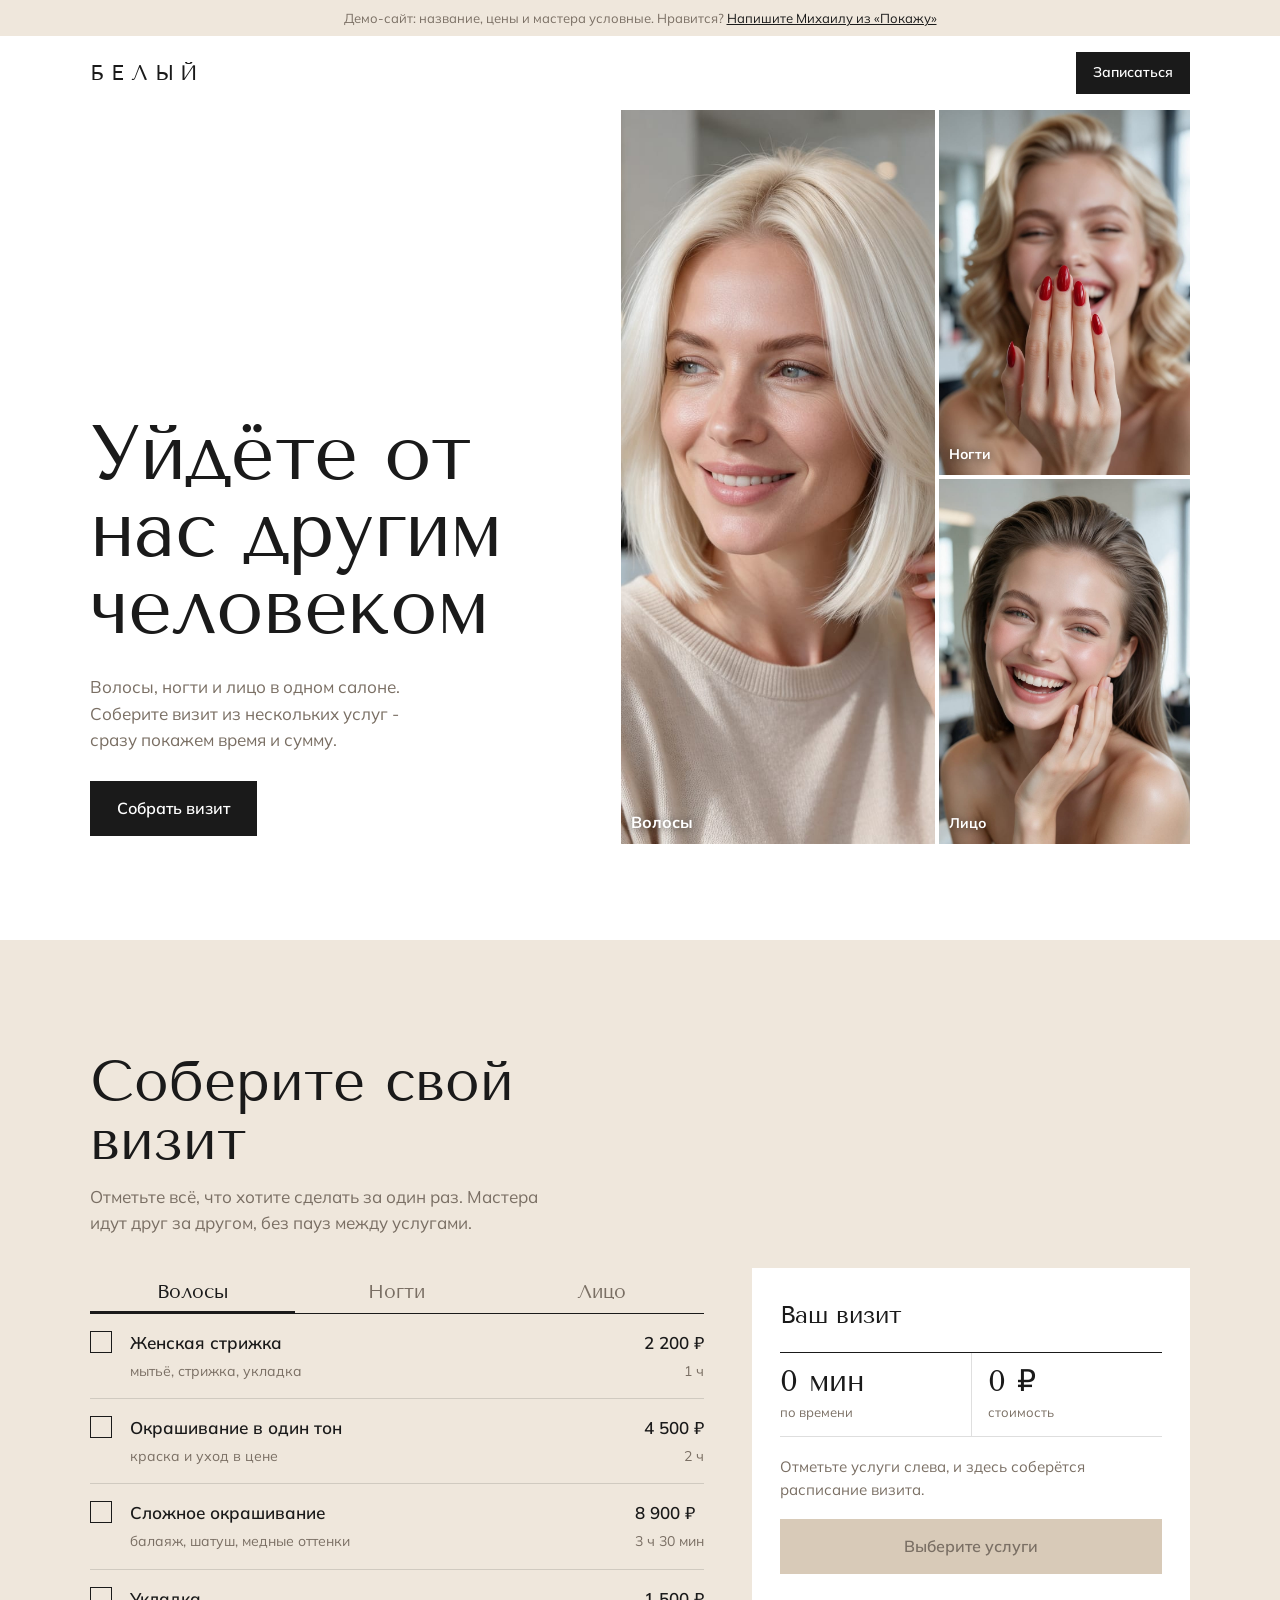
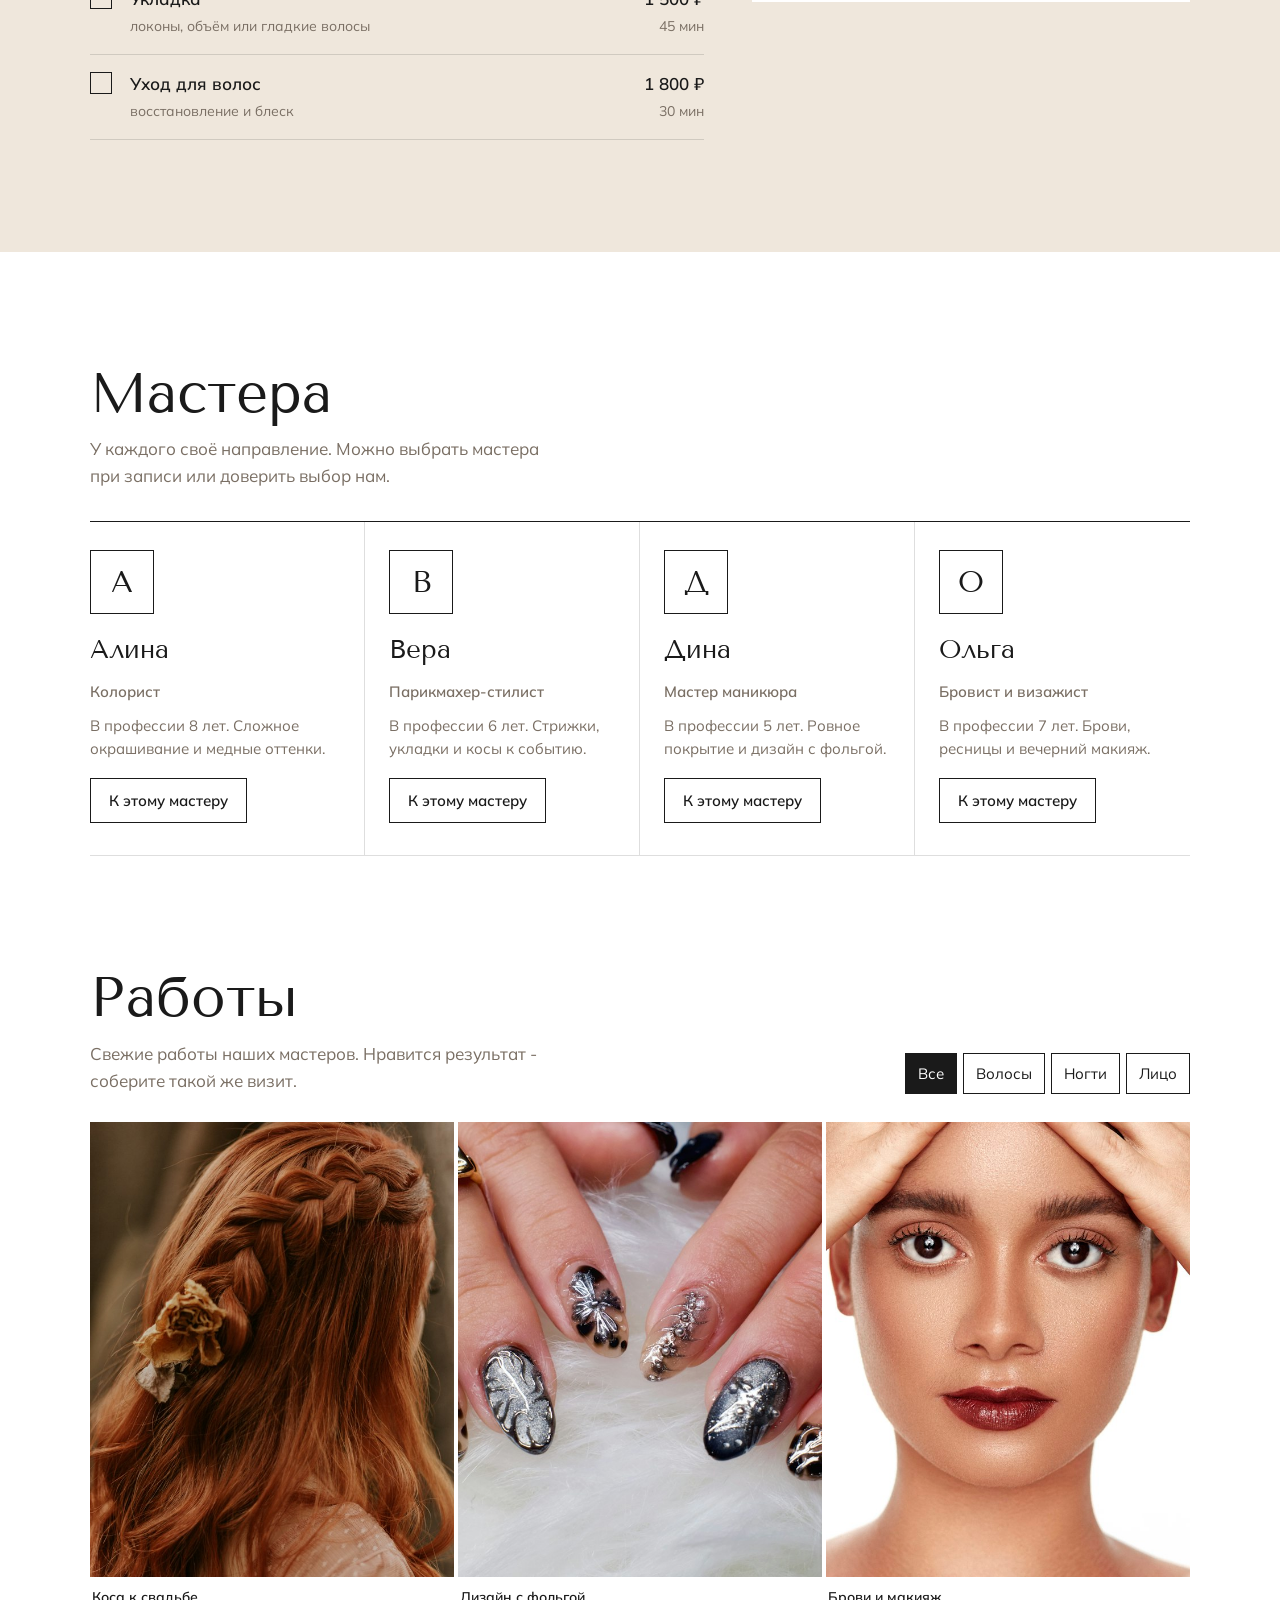
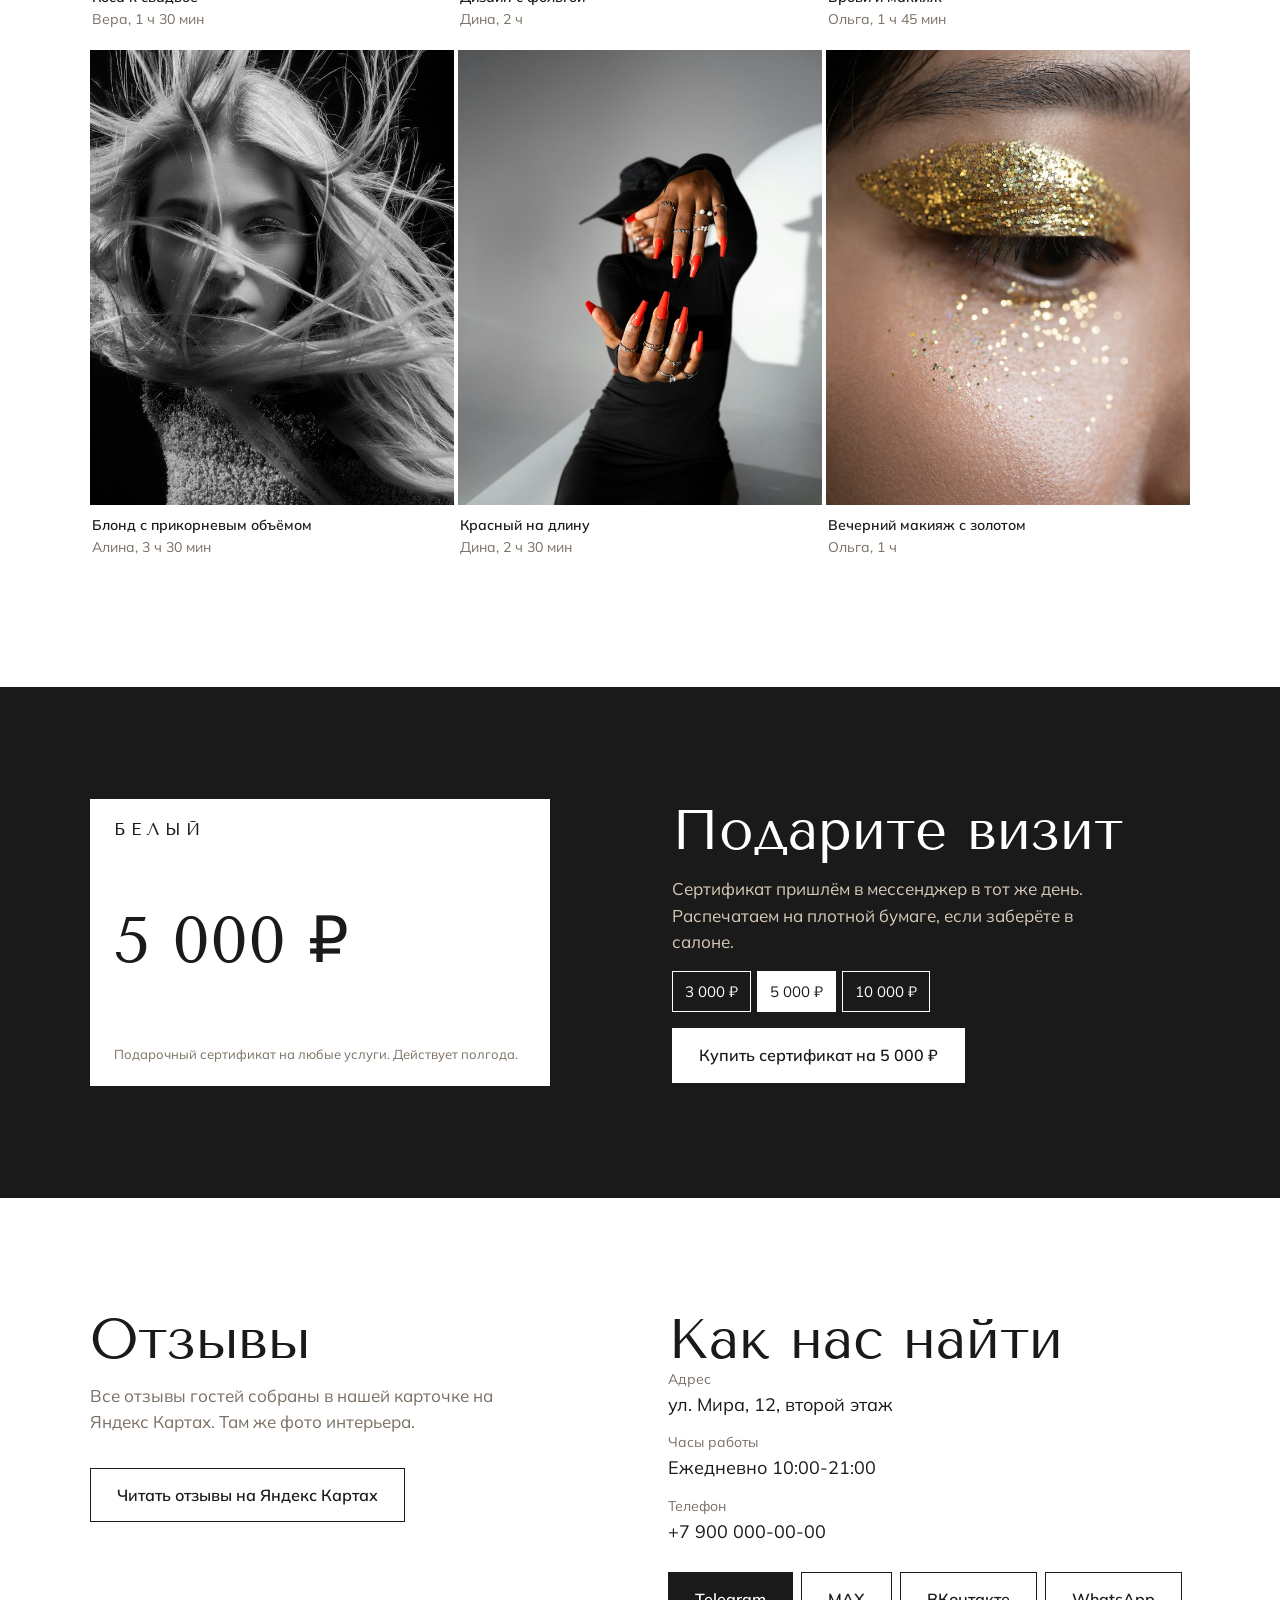
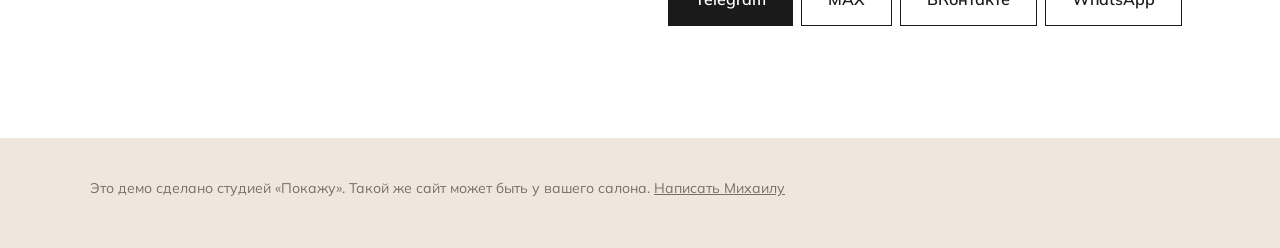
<file: demos/salon/index.html>
<!doctype html>
<html lang="ru">
<head>
<meta charset="utf-8">
<meta name="viewport" content="width=device-width, initial-scale=1">
<meta name="robots" content="noindex, nofollow">
<title>Салон красоты «Белый»</title>
<link href="../../fonts/fonts.css" rel="stylesheet">
<style>
  :root {
    --white: #FFFFFF;
    --sand: #EFE7DC;
    --taupe: #D8CAB8;
    --ink: #1A1A1A;
    --stone: #7A6F64;
    --line: rgba(26, 26, 26, .14);
    --display: "Tenor Sans", "Trebuchet MS", sans-serif;
    --text: "Mulish", system-ui, sans-serif;
    --gutter: 16px;
  }
  @media (min-width: 720px) { :root { --gutter: 40px; } }

  * { box-sizing: border-box; }
  [hidden] { display: none !important; }
  html { scroll-behavior: smooth; scroll-padding-top: 12px; }
  body {
    margin: 0; background: var(--white); color: var(--ink);
    font: 400 17px/1.55 var(--text);
    -webkit-font-smoothing: antialiased; overflow-x: hidden;
  }
  a { color: inherit; }
  button { font: inherit; color: inherit; }
  img { display: block; max-width: 100%; }
  :focus-visible { outline: 2px solid var(--ink); outline-offset: 3px; }
  h1, h2, h3 { font-family: var(--display); font-weight: 400; margin: 0; }
  .wrap { max-width: 1180px; margin: 0 auto; padding: 0 var(--gutter); }

  .btn {
    display: inline-flex; align-items: center; justify-content: center; gap: 10px;
    min-height: 52px; padding: 14px 26px; border: 1px solid var(--ink);
    background: var(--ink); color: var(--white); text-decoration: none;
    font-weight: 600; font-size: 16px; cursor: pointer; border-radius: 0;
    font-variant-numeric: tabular-nums;
  }
  .btn.ghost { background: transparent; color: var(--ink); }
  .btn:disabled { background: var(--taupe); border-color: var(--taupe); color: var(--stone); cursor: default; }

  /* Плашка демо */
  .demo-bar { background: var(--sand); color: var(--stone); font-size: 13px; padding: 8px var(--gutter); text-align: center; }
  .demo-bar a { color: var(--ink); }

  /* Шапка */
  .top { display: flex; align-items: center; justify-content: space-between; padding-top: 16px; padding-bottom: 16px; }
  .logo { font: 400 21px/1 var(--display); letter-spacing: .32em; text-decoration: none; padding-left: .02em; }
  .top .btn { min-height: 42px; padding: 9px 16px; font-size: 14px; }

  /* Первый экран */
  .hero { padding-bottom: 56px; }
  .hero-in { display: grid; gap: 18px; }
  .hero h1 { font-size: clamp(40px, 11.4vw, 92px); line-height: 1; letter-spacing: -.01em; max-width: 10ch; margin-top: 6px; }
  .hero .lead { margin: 0; color: var(--stone); max-width: 34ch; }
  .hero-cta { display: grid; gap: 12px; }
  .hero-cta .btn { width: 100%; }
  @media (max-width: 899px) {
    .hero-in { gap: 16px; }
    .hero-copy { display: contents; }
    .hero h1 { order: 1; }
    .mosaic { order: 2; }
    .hero-cta { order: 3; }
    .hero .lead { order: 4; font-size: 15px; }
  }

  .mosaic { display: grid; grid-template-columns: 1fr 1fr; gap: 4px; }
  .tile { position: relative; overflow: hidden; aspect-ratio: 1 / 1.08; background: var(--sand); text-decoration: none; }
  .tile img { width: 100%; height: 100%; object-fit: cover; transition: transform .6s ease; }
  .tile span {
    position: absolute; left: 10px; bottom: 9px; color: var(--white);
    font-weight: 700; font-size: 14px; text-shadow: 0 1px 8px rgba(0, 0, 0, .6);
  }
  .tile:hover img { transform: scale(1.04); }
  /* Большая плитка: клиентка с довольной улыбкой на всю высоту, справа ногти и лицо */
  .mosaic { grid-template-columns: 1.25fr 1fr; }
  .tile-main { grid-row: span 2; aspect-ratio: auto; }
  .tile-main img { object-position: 50% 28%; }
  .tile-main span { font-size: 16px; }
  .tile-nails img { object-position: 50% 45%; }
  .tile-face img { object-position: 50% 28%; }

  /* Шторки: единственное движение без участия человека */
  .intro .tile { animation: shutter .95s cubic-bezier(.7, 0, .2, 1) both; animation-delay: calc(var(--i) * .14s + .1s); }
  .intro .tile img { animation: settle 1.6s cubic-bezier(.2, .7, .2, 1) both; animation-delay: calc(var(--i) * .14s + .1s); }
  @keyframes shutter { from { clip-path: inset(100% 0 0 0); } to { clip-path: inset(0 0 0 0); } }
  @keyframes settle { from { transform: scale(1.14); } to { transform: scale(1); } }

  @media (min-width: 900px) {
    .hero { padding-bottom: 96px; }
    .hero-in { grid-template-columns: 5fr 6fr; gap: 56px; align-items: end; }
    .hero-copy { display: grid; gap: 28px; padding-bottom: 8px; }
    .hero h1 { margin-top: 24px; font-size: clamp(56px, 6vw, 84px); max-width: 11ch; }
    .hero-cta .btn { width: auto; justify-self: start; }
    .tile { aspect-ratio: auto; height: clamp(230px, calc((100vh - 170px) / 2), 380px); }
    .tile-main { height: auto; }
  }

  /* Секции */
  .block { padding: 72px 0; }
  @media (min-width: 900px) { .block { padding: 112px 0; } }
  .block h2 { font-size: clamp(32px, 8vw, 56px); line-height: 1.05; max-width: 16ch; }
  .sub { margin: 14px 0 32px; color: var(--stone); max-width: 46ch; }

  /* Соберите визит */
  .visit { background: var(--sand); }
  .builder { display: grid; gap: 28px; }
  @media (min-width: 900px) { .builder { grid-template-columns: 7fr 5fr; gap: 48px; align-items: start; } }

  .tabs { display: grid; grid-template-columns: repeat(3, 1fr); border-bottom: 1px solid var(--ink); }
  .tabs button {
    border: 0; background: transparent; padding: 14px 6px 12px; cursor: pointer;
    font: 400 19px/1 var(--display); color: var(--stone); position: relative;
  }
  .tabs button[aria-selected="true"] { color: var(--ink); }
  .tabs button[aria-selected="true"]::after { content: ""; position: absolute; left: 0; right: 0; bottom: -1px; height: 3px; background: var(--ink); }
  .tabs .cnt { display: inline-grid; place-items: center; min-width: 20px; height: 20px; margin-left: 6px; padding: 0 5px; background: var(--ink); color: var(--white); font: 700 12px/1 var(--text); vertical-align: 2px; }
  .tabs .cnt:empty { display: none; }

  .svc { list-style: none; margin: 0; padding: 0; }
  .svc button {
    width: 100%; display: grid; grid-template-columns: 26px 1fr auto; gap: 4px 14px; align-items: start;
    text-align: left; border: 0; border-bottom: 1px solid var(--line); background: transparent;
    padding: 16px 0; cursor: pointer;
  }
  .svc .box { width: 22px; height: 22px; border: 1.5px solid var(--ink); margin-top: 1px; display: grid; place-items: center; }
  .svc .box svg { opacity: 0; }
  .svc button[aria-pressed="true"] .box { background: var(--ink); }
  .svc button[aria-pressed="true"] .box svg { opacity: 1; }
  .svc b { font-weight: 600; }
  .svc small { grid-column: 2; color: var(--stone); font-size: 14px; }
  .svc .pr { font-weight: 600; font-variant-numeric: tabular-nums; white-space: nowrap; }
  .svc .tm { grid-column: 3; text-align: right; color: var(--stone); font-size: 14px; white-space: nowrap; }

  .plan { background: var(--white); padding: 22px 20px 20px; display: grid; gap: 18px; }
  @media (min-width: 900px) { .plan { position: sticky; top: 20px; padding: 28px; } }
  .plan h3 { font-size: 24px; }
  .totals { display: grid; grid-template-columns: 1fr 1fr; border-top: 1px solid var(--ink); border-bottom: 1px solid var(--line); }
  .totals div { padding: 12px 0; }
  .totals div + div { padding-left: 16px; border-left: 1px solid var(--line); }
  .totals b { display: block; font: 400 30px/1.1 var(--display); font-variant-numeric: tabular-nums; }
  .totals span { font-size: 13px; color: var(--stone); }

  .start { display: grid; gap: 8px; }
  .start p { margin: 0; font-size: 14px; color: var(--stone); }
  .chips { display: flex; flex-wrap: wrap; gap: 6px; }
  .chips button {
    border: 1px solid var(--ink); background: transparent; padding: 8px 12px; cursor: pointer;
    font-size: 15px; font-variant-numeric: tabular-nums; border-radius: 0;
  }
  .chips button[aria-pressed="true"] { background: var(--ink); color: var(--white); }
  .chips button:disabled { border-color: var(--taupe); color: var(--taupe); text-decoration: line-through; cursor: default; }

  .bar { display: flex; height: 14px; gap: 2px; background: var(--white); }
  .bar i { display: block; background: var(--ink); transform-origin: left; animation: grow .4s ease both; }
  .bar i:nth-child(even) { background: var(--stone); }
  @keyframes grow { from { transform: scaleX(0); } }
  .steps { list-style: none; margin: 0; padding: 0; display: grid; gap: 10px; }
  .steps li { display: grid; grid-template-columns: 96px 1fr; gap: 10px; font-size: 15px; }
  .steps time { font-variant-numeric: tabular-nums; color: var(--stone); }
  .empty { margin: 0; color: var(--stone); font-size: 15px; }
  .plan .btn { width: 100%; }

  /* Мастера */
  .masters { display: grid; gap: 0; border-top: 1px solid var(--ink); }
  @media (min-width: 720px) { .masters { grid-template-columns: repeat(2, 1fr); } }
  @media (min-width: 1100px) { .masters { grid-template-columns: repeat(4, 1fr); } }
  .master { padding: 24px 0 28px; border-bottom: 1px solid var(--line); display: grid; gap: 10px; align-content: start; }
  @media (min-width: 720px) {
    .master { padding: 28px 24px 32px; border-right: 1px solid var(--line); }
    .master:nth-child(2n) { border-right: 0; }
  }
  @media (min-width: 1100px) {
    .master:nth-child(2n) { border-right: 1px solid var(--line); }
    .master:last-child { border-right: 0; }
    .master:first-child { padding-left: 0; }
  }
  .mono { width: 64px; height: 64px; display: grid; place-items: center; border: 1px solid var(--ink); font: 400 30px/1 var(--display); }
  .master h3 { font-size: 26px; margin-top: 6px; }
  .master .role { margin: 0; font-weight: 600; }
  .master p { margin: 0; color: var(--stone); font-size: 15px; }
  .master .btn { justify-self: start; margin-top: 8px; min-height: 44px; padding: 10px 18px; font-size: 15px; }
  @media (max-width: 719px) {
    .master { grid-template-columns: 56px 1fr; gap: 4px 16px; padding: 22px 0; }
    .master > * { grid-column: 2; }
    .master .mono { grid-column: 1; grid-row: 1 / span 4; width: 56px; height: 56px; font-size: 26px; }
    .master h3 { margin-top: 0; }
    .master .btn { margin-top: 10px; }
  }

  /* Работы */
  .works-head { display: grid; gap: 20px; margin-bottom: 28px; }
  @media (min-width: 900px) { .works-head { grid-template-columns: 1fr auto; align-items: end; } .works-head .sub { margin-bottom: 0; } }
  .filter { display: flex; flex-wrap: wrap; gap: 6px; }
  .gallery { display: grid; grid-template-columns: 1fr 1fr; gap: 4px; }
  @media (min-width: 900px) { .gallery { grid-template-columns: repeat(3, 1fr); } }
  .gallery figure { margin: 0; position: relative; background: var(--sand); }
  .gallery img { width: 100%; height: auto; aspect-ratio: 4 / 5; object-fit: cover; }
  .gallery figcaption { padding: 10px 2px 16px; font-size: 14px; }
  .gallery figcaption b { display: block; font-weight: 600; }
  .gallery figcaption span { color: var(--stone); }
  .gallery figure { background: transparent; }

  /* Сертификат */
  .gift { background: var(--ink); color: var(--white); }
  .gift .sub { color: var(--taupe); }
  .gift-in { display: grid; gap: 36px; }
  @media (min-width: 900px) { .gift-in { grid-template-columns: 1fr 1fr; align-items: center; gap: 64px; } }
  .card {
    aspect-ratio: 1.6 / 1; background: var(--white); color: var(--ink); padding: 22px 24px;
    display: grid; grid-template-rows: auto 1fr auto; max-width: 460px; width: 100%;
  }
  .card .logo { font-size: 17px; }
  .card .sum { align-self: center; font: 400 clamp(40px, 12vw, 64px)/1 var(--display); font-variant-numeric: tabular-nums; }
  .card small { color: var(--stone); font-size: 13px; }
  .gift .chips button { border-color: var(--white); color: var(--white); }
  .gift .chips button[aria-pressed="true"] { background: var(--white); color: var(--ink); }
  .gift-act { display: grid; gap: 16px; }
  .gift .btn { background: var(--white); color: var(--ink); border-color: var(--white); justify-self: start; }
  .gift :focus-visible { outline-color: var(--white); }

  /* Отзывы и контакты */
  .two { display: grid; gap: 56px; }
  @media (min-width: 900px) { .two { grid-template-columns: 1fr 1fr; } }
  .contacts dl { margin: 0 0 26px; display: grid; gap: 14px; }
  .contacts dt { color: var(--stone); font-size: 14px; }
  .contacts dd { margin: 0; font-size: 18px; }
  .msgs { display: flex; flex-wrap: wrap; gap: 8px; }

  footer { background: var(--sand); color: var(--stone); font-size: 14px; padding: 40px 0 calc(40px + 80px); }
  @media (min-width: 900px) { footer { padding-bottom: 48px; } }

  /* Нижняя панель на телефоне */
  .dock {
    position: fixed; left: 0; right: 0; bottom: 0; z-index: 20;
    display: grid; grid-template-columns: 1fr auto; gap: 8px;
    padding: 10px var(--gutter) calc(10px + env(safe-area-inset-bottom));
    background: rgba(255, 255, 255, .95); backdrop-filter: blur(8px);
    border-top: 1px solid var(--line);
    transform: translateY(110%); transition: transform .3s ease;
  }
  .dock.on { transform: none; }
  .dock .btn { white-space: nowrap; padding: 14px 16px; font-size: 15px; }
  @media (min-width: 900px) { .dock { display: none; } }

  /* Запись */
  dialog.sheet {
    border: 0; padding: 0; color: var(--ink); background: var(--white);
    width: 100%; max-width: 520px; margin: auto auto 0; max-height: 92vh; border-top: 3px solid var(--ink);
  }
  @media (min-width: 720px) { dialog.sheet { margin: auto; } }
  dialog.sheet::backdrop { background: rgba(26, 26, 26, .6); }
  dialog[open].sheet { animation: rise .32s cubic-bezier(.2, .8, .3, 1); }
  @keyframes rise { from { transform: translateY(40px); opacity: 0; } }
  .sheet-in { padding: 24px var(--gutter) calc(24px + env(safe-area-inset-bottom)); display: grid; gap: 18px; }
  @media (min-width: 720px) { .sheet-in { padding: 30px 32px; } }
  .sheet-head { display: flex; justify-content: space-between; gap: 16px; align-items: start; }
  .sheet-head h2 { font-size: 30px; line-height: 1.1; }
  .sheet-head p { margin: 6px 0 0; color: var(--stone); font-size: 15px; }
  .x { border: 0; background: transparent; font-size: 28px; line-height: 1; padding: 4px 8px; cursor: pointer; color: var(--stone); }
  .sheet fieldset { border: 0; margin: 0; padding: 0; }
  .sheet legend { font-size: 14px; color: var(--stone); margin-bottom: 8px; padding: 0; }
  .sheet .steps { border-top: 1px solid var(--line); padding-top: 14px; }
  .sheet .btn { width: 100%; }
  .sheet .fine { margin: 0; font-size: 13px; color: var(--stone); }
  .done { text-align: center; padding: 18px 0 6px; display: grid; gap: 12px; justify-items: center; }
  .done .seal { width: 72px; height: 72px; display: grid; place-items: center; background: var(--ink); }
  .done h2 { font-size: 30px; }
  .done p { margin: 0; color: var(--stone); max-width: 32ch; }

  .toast {
    position: fixed; left: 50%; bottom: 96px; z-index: 30;
    transform: translate(-50%, 20px); opacity: 0; pointer-events: none;
    background: var(--ink); color: var(--white);
    padding: 14px 18px; max-width: min(420px, calc(100vw - 32px)); font-size: 15px;
    transition: opacity .25s, transform .25s;
  }
  .toast.show { opacity: 1; transform: translate(-50%, 0); }

  @media (prefers-reduced-motion: reduce) {
    html { scroll-behavior: auto; }
    .intro .tile, .intro .tile img, .bar i, dialog[open].sheet { animation: none; }
    .tile img { transition: none; }
  }
</style>
</head>
<body>

<div class="demo-bar">Демо-сайт: название, цены и мастера условные. Нравится? <a href="#" data-demo-contact>Напишите Михаилу из «Покажу»</a></div>

<header class="wrap top">
  <a class="logo" href="#">БЕЛЫЙ</a>
  <button class="btn" type="button" data-book>Записаться</button>
</header>

<main>
  <section class="hero">
    <div class="wrap hero-in">
      <div class="hero-copy">
        <h1>Уйдёте от нас другим человеком</h1>
        <p class="lead">Волосы, ногти и лицо в одном салоне. Соберите визит из нескольких услуг - сразу покажем время и сумму.</p>
        <div class="hero-cta"><a class="btn" href="#visit" id="hero-cta">Собрать визит</a></div>
      </div>
      <div class="mosaic intro" id="mosaic">
        <a class="tile tile-main" href="#visit" data-tab="hair" style="--i:0"><img src="img/klientka.jpg" alt="Довольная клиентка со свежей укладкой" width="960" height="1280"><span>Волосы</span></a>
        <a class="tile tile-nails" href="#visit" data-tab="nails" style="--i:1"><img src="img/nogti-ruka.jpg" alt="Свежий красный маникюр, за рукой смеётся клиентка" width="960" height="1280"><span>Ногти</span></a>
        <a class="tile tile-face" href="#visit" data-tab="face" style="--i:2"><img src="img/lico-smeh.jpg" alt="Смеющаяся клиентка с сияющей кожей и свежим макияжем" width="960" height="1280"><span>Лицо</span></a>
      </div>
    </div>
  </section>

  <section class="block visit" id="visit">
    <div class="wrap">
      <h2>Соберите свой визит</h2>
      <p class="sub">Отметьте всё, что хотите сделать за один раз. Мастера идут друг за другом, без пауз между услугами.</p>
      <div class="builder">
        <div>
          <div class="tabs" role="tablist" aria-label="Направления">
            <button type="button" role="tab" data-tab="hair" aria-selected="true">Волосы<span class="cnt"></span></button>
            <button type="button" role="tab" data-tab="nails" aria-selected="false">Ногти<span class="cnt"></span></button>
            <button type="button" role="tab" data-tab="face" aria-selected="false">Лицо<span class="cnt"></span></button>
          </div>
          <ul class="svc" id="svc" role="tabpanel"></ul>
        </div>
        <aside class="plan" aria-live="polite">
          <h3>Ваш визит</h3>
          <div class="totals">
            <div><b id="t-time">0 мин</b><span>по времени</span></div>
            <div><b id="t-sum">0 ₽</b><span>стоимость</span></div>
          </div>
          <div id="plan-body">
            <p class="empty">Отметьте услуги слева, и здесь соберётся расписание визита.</p>
          </div>
          <div class="start" id="start" hidden>
            <p>Начать в</p>
            <div class="chips" id="starts"></div>
          </div>
          <button class="btn" type="button" id="plan-go" disabled>Выберите услуги</button>
        </aside>
      </div>
    </div>
  </section>

  <section class="block" id="masters">
    <div class="wrap">
      <h2>Мастера</h2>
      <p class="sub">У каждого своё направление. Можно выбрать мастера при записи или доверить выбор нам.</p>
      <div class="masters">
        <article class="master">
          <div class="mono" aria-hidden="true">А</div>
          <h3>Алина</h3>
          <p class="role">Колорист</p>
          <p>В профессии 8 лет. Сложное окрашивание и медные оттенки.</p>
          <button class="btn ghost" type="button" data-master="Алина" data-dir="hair">К этому мастеру</button>
        </article>
        <article class="master">
          <div class="mono" aria-hidden="true">В</div>
          <h3>Вера</h3>
          <p class="role">Парикмахер-стилист</p>
          <p>В профессии 6 лет. Стрижки, укладки и косы к событию.</p>
          <button class="btn ghost" type="button" data-master="Вера" data-dir="hair">К этому мастеру</button>
        </article>
        <article class="master">
          <div class="mono" aria-hidden="true">Д</div>
          <h3>Дина</h3>
          <p class="role">Мастер маникюра</p>
          <p>В профессии 5 лет. Ровное покрытие и дизайн с фольгой.</p>
          <button class="btn ghost" type="button" data-master="Дина" data-dir="nails">К этому мастеру</button>
        </article>
        <article class="master">
          <div class="mono" aria-hidden="true">О</div>
          <h3>Ольга</h3>
          <p class="role">Бровист и визажист</p>
          <p>В профессии 7 лет. Брови, ресницы и вечерний макияж.</p>
          <button class="btn ghost" type="button" data-master="Ольга" data-dir="face">К этому мастеру</button>
        </article>
      </div>
    </div>
  </section>

  <section class="block" id="works" style="padding-top:0">
    <div class="wrap">
      <div class="works-head">
        <div>
          <h2>Работы</h2>
          <p class="sub">Свежие работы наших мастеров. Нравится результат - соберите такой же визит.</p>
        </div>
        <div class="chips filter" id="filter">
          <button type="button" aria-pressed="true" data-f="all">Все</button>
          <button type="button" aria-pressed="false" data-f="hair">Волосы</button>
          <button type="button" aria-pressed="false" data-f="nails">Ногти</button>
          <button type="button" aria-pressed="false" data-f="face">Лицо</button>
        </div>
      </div>
      <div class="gallery" id="gallery">
        <figure data-f="hair"><img src="img/kosa.jpg" alt="Коса с цветком на медных волосах" width="640" height="800" loading="lazy"><figcaption><b>Коса к свадьбе</b><span>Вера, 1 ч 30 мин</span></figcaption></figure>
        <figure data-f="nails"><img src="img/folga.jpg" alt="Дизайн ногтей с серебряной фольгой" width="640" height="800" loading="lazy"><figcaption><b>Дизайн с фольгой</b><span>Дина, 2 ч</span></figcaption></figure>
        <figure data-f="face"><img src="img/brovi.jpg" alt="Оформленные брови и тёмная помада" width="640" height="800" loading="lazy"><figcaption><b>Брови и макияж</b><span>Ольга, 1 ч 45 мин</span></figcaption></figure>
        <figure data-f="hair"><img src="img/v-dvizhenii.jpg" alt="Светлые волосы в движении" width="640" height="800" loading="lazy"><figcaption><b>Блонд с прикорневым объёмом</b><span>Алина, 3 ч 30 мин</span></figcaption></figure>
        <figure data-f="nails"><img src="img/krasnyj-lak.jpg" alt="Длинные красные ногти" width="640" height="800" loading="lazy"><figcaption><b>Красный на длину</b><span>Дина, 2 ч 30 мин</span></figcaption></figure>
        <figure data-f="face"><img src="img/blestki.jpg" alt="Золотые блёстки на веке" width="640" height="800" loading="lazy"><figcaption><b>Вечерний макияж с золотом</b><span>Ольга, 1 ч</span></figcaption></figure>
      </div>
    </div>
  </section>

  <section class="block gift" id="gift">
    <div class="wrap gift-in">
      <div class="card" aria-live="polite">
        <span class="logo">БЕЛЫЙ</span>
        <span class="sum" id="gift-sum">5 000 ₽</span>
        <small>Подарочный сертификат на любые услуги. Действует полгода.</small>
      </div>
      <div class="gift-act">
        <h2>Подарите визит</h2>
        <p class="sub" style="margin:0">Сертификат пришлём в мессенджер в тот же день. Распечатаем на плотной бумаге, если заберёте в салоне.</p>
        <div class="chips" id="gift-chips">
          <button type="button" aria-pressed="false" data-sum="3000">3 000 ₽</button>
          <button type="button" aria-pressed="true" data-sum="5000">5 000 ₽</button>
          <button type="button" aria-pressed="false" data-sum="10000">10 000 ₽</button>
        </div>
        <a class="btn" href="#" id="gift-buy" data-demo-link>Купить сертификат на 5 000 ₽</a>
      </div>
    </div>
  </section>

  <section class="block" id="contacts">
    <div class="wrap two">
      <div>
        <h2>Отзывы</h2>
        <p class="sub">Все отзывы гостей собраны в нашей карточке на Яндекс Картах. Там же фото интерьера.</p>
        <a class="btn ghost" href="#" data-demo-link>Читать отзывы на Яндекс Картах</a>
      </div>
      <div class="contacts">
        <h2>Как нас найти</h2>
        <dl>
          <div><dt>Адрес</dt><dd>ул. Мира, 12, второй этаж</dd></div>
          <div><dt>Часы работы</dt><dd>Ежедневно 10:00-21:00</dd></div>
          <div><dt>Телефон</dt><dd>+7 900 000-00-00</dd></div>
        </dl>
        <div class="msgs">
          <a class="btn" href="#" data-demo-link>Telegram</a>
          <a class="btn ghost" href="#" data-demo-link>MAX</a>
          <a class="btn ghost" href="#" data-demo-link>ВКонтакте</a>
          <a class="btn ghost" href="#" data-demo-link>WhatsApp</a>
        </div>
      </div>
    </div>
  </section>
</main>

<footer>
  <div class="wrap">Это демо сделано студией «Покажу». Такой же сайт может быть у вашего салона. <a href="#" data-demo-contact>Написать Михаилу</a></div>
</footer>

<div class="dock" id="dock">
  <button class="btn" type="button" id="dock-go">Собрать визит</button>
  <a class="btn ghost" href="#contacts">Позвонить</a>
</div>

<dialog class="sheet" id="sheet" aria-labelledby="s-title">
  <div class="sheet-in" id="s-form">
    <div class="sheet-head">
      <div>
        <h2 id="s-title">Ваш визит</h2>
        <p id="s-sub"></p>
      </div>
      <button class="x" type="button" data-close aria-label="Закрыть">×</button>
    </div>
    <ul class="steps" id="s-steps"></ul>
    <fieldset>
      <legend>Пожелание по мастеру</legend>
      <div class="chips" id="s-masters"></div>
    </fieldset>
    <fieldset>
      <legend>День</legend>
      <div class="chips" id="s-days"></div>
    </fieldset>
    <button class="btn" type="button" id="s-go">Записаться</button>
    <p class="fine">Демо: на вашем сайте запись уйдёт в YCLIENTS или Яндекс Карты, администратор увидит её сразу.</p>
  </div>
  <div class="sheet-in" id="s-done" hidden>
    <div class="done">
      <div class="seal" aria-hidden="true"><svg viewBox="0 0 24 24" width="30" height="30" fill="none" stroke="#fff" stroke-width="2" stroke-linecap="round" stroke-linejoin="round"><path d="M5 12.5l4.5 4.5L19 7.5"/></svg></div>
      <h2>Вы записаны</h2>
      <p id="s-done-text"></p>
      <button class="btn ghost" type="button" data-close>Готово</button>
    </div>
  </div>
</dialog>

<div class="toast" id="toast" role="status"></div>

<script>
(() => {
  const $ = (s, r = document) => r.querySelector(s);
  const $$ = (s, r = document) => [...r.querySelectorAll(s)];
  const reduce = matchMedia("(prefers-reduced-motion: reduce)").matches;
  const rub = n => n.toLocaleString("ru-RU") + " ₽";
  const dur = m => {
    const h = Math.floor(m / 60), r = m % 60;
    return h ? (r ? `${h} ч ${r} мин` : `${h} ч`) : `${r} мин`;
  };
  const clock = m => `${Math.floor(m / 60)}:${String(m % 60).padStart(2, "0")}`;

  /* Услуги */
  const S = [
    { id: "cut",    d: "hair",  n: "Женская стрижка",        s: "мытьё, стрижка, укладка",          t: 60,  p: 2200 },
    { id: "tone",   d: "hair",  n: "Окрашивание в один тон", s: "краска и уход в цене",             t: 120, p: 4500 },
    { id: "blond",  d: "hair",  n: "Сложное окрашивание",    s: "балаяж, шатуш, медные оттенки",    t: 210, p: 8900 },
    { id: "style",  d: "hair",  n: "Укладка",                s: "локоны, объём или гладкие волосы", t: 45,  p: 1500 },
    { id: "care",   d: "hair",  n: "Уход для волос",         s: "восстановление и блеск",           t: 30,  p: 1800 },
    { id: "mani",   d: "nails", n: "Маникюр с покрытием",    s: "гель-лак, любой цвет",             t: 90,  p: 2400 },
    { id: "manic",  d: "nails", n: "Маникюр без покрытия",   s: "форма и кутикула",                 t: 45,  p: 1200 },
    { id: "pedi",   d: "nails", n: "Педикюр с покрытием",    s: "гель-лак, уход за стопами",        t: 100, p: 2900 },
    { id: "art",    d: "nails", n: "Дизайн",                 s: "фольга, рисунок, до 4 ногтей",     t: 20,  p: 600 },
    { id: "brows",  d: "face",  n: "Брови",                  s: "коррекция и окрашивание",          t: 45,  p: 1400 },
    { id: "lash",   d: "face",  n: "Ламинирование ресниц",   s: "изгиб держится до 6 недель",       t: 60,  p: 2300 },
    { id: "clean",  d: "face",  n: "Чистка лица",            s: "ультразвук и маска",               t: 75,  p: 3500 },
    { id: "mass",   d: "face",  n: "Массаж лица",            s: "лимфодренаж, 40 минут",            t: 40,  p: 2000 },
    { id: "makeup", d: "face",  n: "Вечерний макияж",        s: "стойкий, на весь вечер",           t: 60,  p: 3000 }
  ];
  const tick = '<svg viewBox="0 0 24 24" width="16" height="16" fill="none" stroke="#fff" stroke-width="3" stroke-linecap="round" stroke-linejoin="round"><path d="M5 12.5l4.5 4.5L19 7.5"/></svg>';
  const picked = [];
  let tab = "hair", start = null, master = "Любой";
  const OPEN = 10 * 60, CLOSE = 21 * 60, STARTS = [10, 12, 14, 16, 18].map(h => h * 60);

  const svcBox = $("#svc");
  function renderList() {
    $$(".tabs button").forEach(b => {
      b.setAttribute("aria-selected", b.dataset.tab === tab);
      const c = picked.filter(id => S.find(x => x.id === id).d === b.dataset.tab).length;
      $(".cnt", b).textContent = c || "";
    });
    svcBox.innerHTML = S.filter(x => x.d === tab).map(x => `
      <li><button type="button" data-id="${x.id}" aria-pressed="${picked.includes(x.id)}">
        <span class="box" aria-hidden="true">${tick}</span>
        <b>${x.n}</b><span class="pr">${rub(x.p)}</span>
        <small>${x.s}</small><span class="tm">${dur(x.t)}</span>
      </button></li>`).join("");
  }

  const total = () => picked.reduce((a, id) => a + S.find(x => x.id === id).t, 0);
  const sum = () => picked.reduce((a, id) => a + S.find(x => x.id === id).p, 0);
  function schedule() {
    let m = start;
    return picked.map(id => { const x = S.find(s => s.id === id); const r = { x, from: m, to: m + x.t }; m += x.t; return r; });
  }
  const stepsHtml = () => schedule().map(r => `<li><time>${clock(r.from)}-${clock(r.to)}</time><span>${r.x.n}</span></li>`).join("");

  function renderPlan() {
    const t = total(), has = picked.length > 0;
    $("#t-time").textContent = dur(t);
    $("#t-sum").textContent = rub(sum());
    $("#start").hidden = !has;
    const fits = STARTS.filter(s => s + t <= CLOSE);
    if (has && !fits.includes(start)) start = fits.includes(12 * 60) ? 12 * 60 : fits[0] ?? null;
    $("#starts").innerHTML = STARTS.map(s => `<button type="button" data-s="${s}" aria-pressed="${s === start}" ${s + t > CLOSE ? "disabled" : ""}>${clock(s)}</button>`).join("");
    const go = $("#plan-go"), dockGo = $("#dock-go");
    if (!has) {
      $("#plan-body").innerHTML = '<p class="empty">Отметьте услуги слева, и здесь соберётся расписание визита.</p>';
      go.disabled = true; go.textContent = "Выберите услуги";
      dockGo.textContent = "Собрать визит";
      return;
    }
    if (start === null) {
      $("#plan-body").innerHTML = '<p class="empty">Столько услуг не помещается в один день: салон работает до 21:00. Уберите одну из них.</p>';
      go.disabled = true; go.textContent = "Не помещается в день";
      dockGo.textContent = "Собрать визит";
      return;
    }
    $("#plan-body").innerHTML = `
      <div class="bar" aria-hidden="true">${schedule().map(r => `<i style="flex-grow:${r.x.t}"></i>`).join("")}</div>
      <ul class="steps" style="margin-top:14px">${stepsHtml()}</ul>`;
    go.disabled = false; go.textContent = `Записаться, ${rub(sum())}`;
    dockGo.textContent = `Записаться, ${rub(sum())}`;
  }

  svcBox.addEventListener("click", e => {
    const b = e.target.closest("button"); if (!b) return;
    const id = b.dataset.id, i = picked.indexOf(id);
    if (i < 0) picked.push(id); else picked.splice(i, 1);
    renderList(); renderPlan();
    $(`[data-id="${id}"]`, svcBox).focus();
  });
  $$(".tabs button").forEach(b => b.addEventListener("click", () => { tab = b.dataset.tab; renderList(); }));
  $("#starts").addEventListener("click", e => {
    const b = e.target.closest("button"); if (!b || b.disabled) return;
    start = +b.dataset.s; renderPlan();
  });
  $$("[data-tab]").forEach(a => { if (a.classList.contains("tile")) a.addEventListener("click", () => { tab = a.dataset.tab; renderList(); }); });

  /* Шторки на первом экране */
  const mosaic = $("#mosaic");
  if (reduce) mosaic.classList.remove("intro");
  else mosaic.lastElementChild.addEventListener("animationend", e => { if (e.animationName === "settle") mosaic.classList.remove("intro"); });

  /* Работы: фильтр */
  $("#filter").addEventListener("click", e => {
    const b = e.target.closest("button"); if (!b) return;
    $$("button", e.currentTarget).forEach(x => x.setAttribute("aria-pressed", x === b));
    $$("#gallery figure").forEach(f => { f.hidden = b.dataset.f !== "all" && f.dataset.f !== b.dataset.f; });
  });

  /* Сертификат */
  $("#gift-chips").addEventListener("click", e => {
    const b = e.target.closest("button"); if (!b) return;
    $$("button", e.currentTarget).forEach(x => x.setAttribute("aria-pressed", x === b));
    $("#gift-sum").textContent = rub(+b.dataset.sum);
    $("#gift-buy").textContent = `Купить сертификат на ${rub(+b.dataset.sum)}`;
  });

  /* Запись */
  const sheet = $("#sheet");
  const masters = ["Любой", "Алина", "Вера", "Дина", "Ольга"];
  const MD = { "Алина": "hair", "Вера": "hair", "Дина": "nails", "Ольга": "face" };
  const months = ["января","февраля","марта","апреля","мая","июня","июля","августа","сентября","октября","ноября","декабря"];
  const now = new Date();
  const days = [0, 1, 2, 3].map(d => {
    const dt = new Date(now); dt.setDate(now.getDate() + d);
    return d === 0 ? "Сегодня" : d === 1 ? "Завтра" : `${dt.getDate()} ${months[dt.getMonth()]}`;
  });
  let day = 0;
  const pickOne = (box, btn) => $$("button", box).forEach(x => x.setAttribute("aria-pressed", x === btn));

  function openSheet() {
    if (!picked.length || start === null) { location.hash = ""; $("#visit").scrollIntoView({ behavior: reduce ? "auto" : "smooth" }); return; }
    const t = total();
    $("#s-sub").textContent = `${dur(t)}, ${rub(sum())}`;
    $("#s-steps").innerHTML = stepsHtml();
    const dirs = new Set(picked.map(id => S.find(x => x.id === id).d));
    const avail = masters.filter(m => m === "Любой" || dirs.has(MD[m]));
    if (!avail.includes(master)) master = "Любой";
    $("#s-masters").innerHTML = avail.map(m => `<button type="button" aria-pressed="${m === master}">${m}</button>`).join("");
    const nowM = now.getHours() * 60 + now.getMinutes();
    const todayOk = start > nowM + 30;
    day = todayOk ? 0 : 1;
    $("#s-days").innerHTML = days.map((d, i) => `<button type="button" data-i="${i}" aria-pressed="${i === day}" ${i === 0 && !todayOk ? "disabled" : ""}>${d}</button>`).join("");
    setGo();
    $("#s-form").hidden = false; $("#s-done").hidden = true;
    sheet.showModal();
  }
  function setGo() { $("#s-go").textContent = `Записаться: ${days[day].toLowerCase()}, ${clock(start)}`; }
  $("#s-masters").addEventListener("click", e => { const b = e.target.closest("button"); if (!b) return; pickOne(e.currentTarget, b); master = b.textContent; });
  $("#s-days").addEventListener("click", e => { const b = e.target.closest("button"); if (!b || b.disabled) return; pickOne(e.currentTarget, b); day = +b.dataset.i; setGo(); });
  $("#s-go").addEventListener("click", () => {
    const names = picked.map(id => S.find(x => x.id === id).n.toLowerCase()).join(", ");
    let who = "Мастеров подберём сами.";
    if (master !== "Любой") {
      const own = picked.filter(id => S.find(x => x.id === id).d === MD[master]);
      who = `${master} сделает: ${own.map(id => S.find(x => x.id === id).n.toLowerCase()).join(", ")}.` + (own.length < picked.length ? " На остальное подберём свободных мастеров." : "");
    }
    $("#s-done-text").textContent = `${days[day]}, ${clock(start)}-${clock(start + total())}: ${names}. ${who} Напомним о визите за день.`;
    $("#s-form").hidden = true; $("#s-done").hidden = false;
  });
  $$("[data-close]").forEach(b => b.addEventListener("click", () => sheet.close()));
  sheet.addEventListener("click", e => { if (e.target === sheet) sheet.close(); });

  $("#plan-go").addEventListener("click", openSheet);
  $("#dock-go").addEventListener("click", openSheet);
  $$("[data-book]").forEach(b => b.addEventListener("click", openSheet));
  $$("[data-master]").forEach(b => b.addEventListener("click", () => {
    master = b.dataset.master;
    const hasDir = picked.some(id => S.find(x => x.id === id).d === b.dataset.dir);
    if (hasDir && start !== null) { openSheet(); return; }
    tab = b.dataset.dir; renderList();
    $("#visit").scrollIntoView({ behavior: reduce ? "auto" : "smooth" });
    say(`${master} в вашем визите. Отметьте её услуги, и запишем к ней.`);
  }));

  /* Нижняя панель появляется, когда кнопка первого экрана ушла из вида */
  const dock = $("#dock"), heroCta = $("#hero-cta");
  const dockCheck = () => dock.classList.toggle("on", heroCta.getBoundingClientRect().bottom < 0);
  addEventListener("scroll", dockCheck, { passive: true });
  dockCheck();

  /* В демо ссылки никуда не ведут */
  const toast = $("#toast"); let tt;
  function say(msg) {
    toast.textContent = msg; toast.classList.add("show");
    clearTimeout(tt); tt = setTimeout(() => toast.classList.remove("show"), 4200);
  }
  $$("[data-demo-link]").forEach(a => a.addEventListener("click", e => {
    e.preventDefault(); say("Демо: на настоящем сайте здесь будет ссылка владельца.");
  }));
  $$("[data-demo-contact]").forEach(a => a.addEventListener("click", e => {
    e.preventDefault(); say("Здесь будет ссылка на Telegram Михаила и сайт покажусайт.рф.");
  }));

  renderList(); renderPlan();
})();
</script>
</body>
</html>
</file>
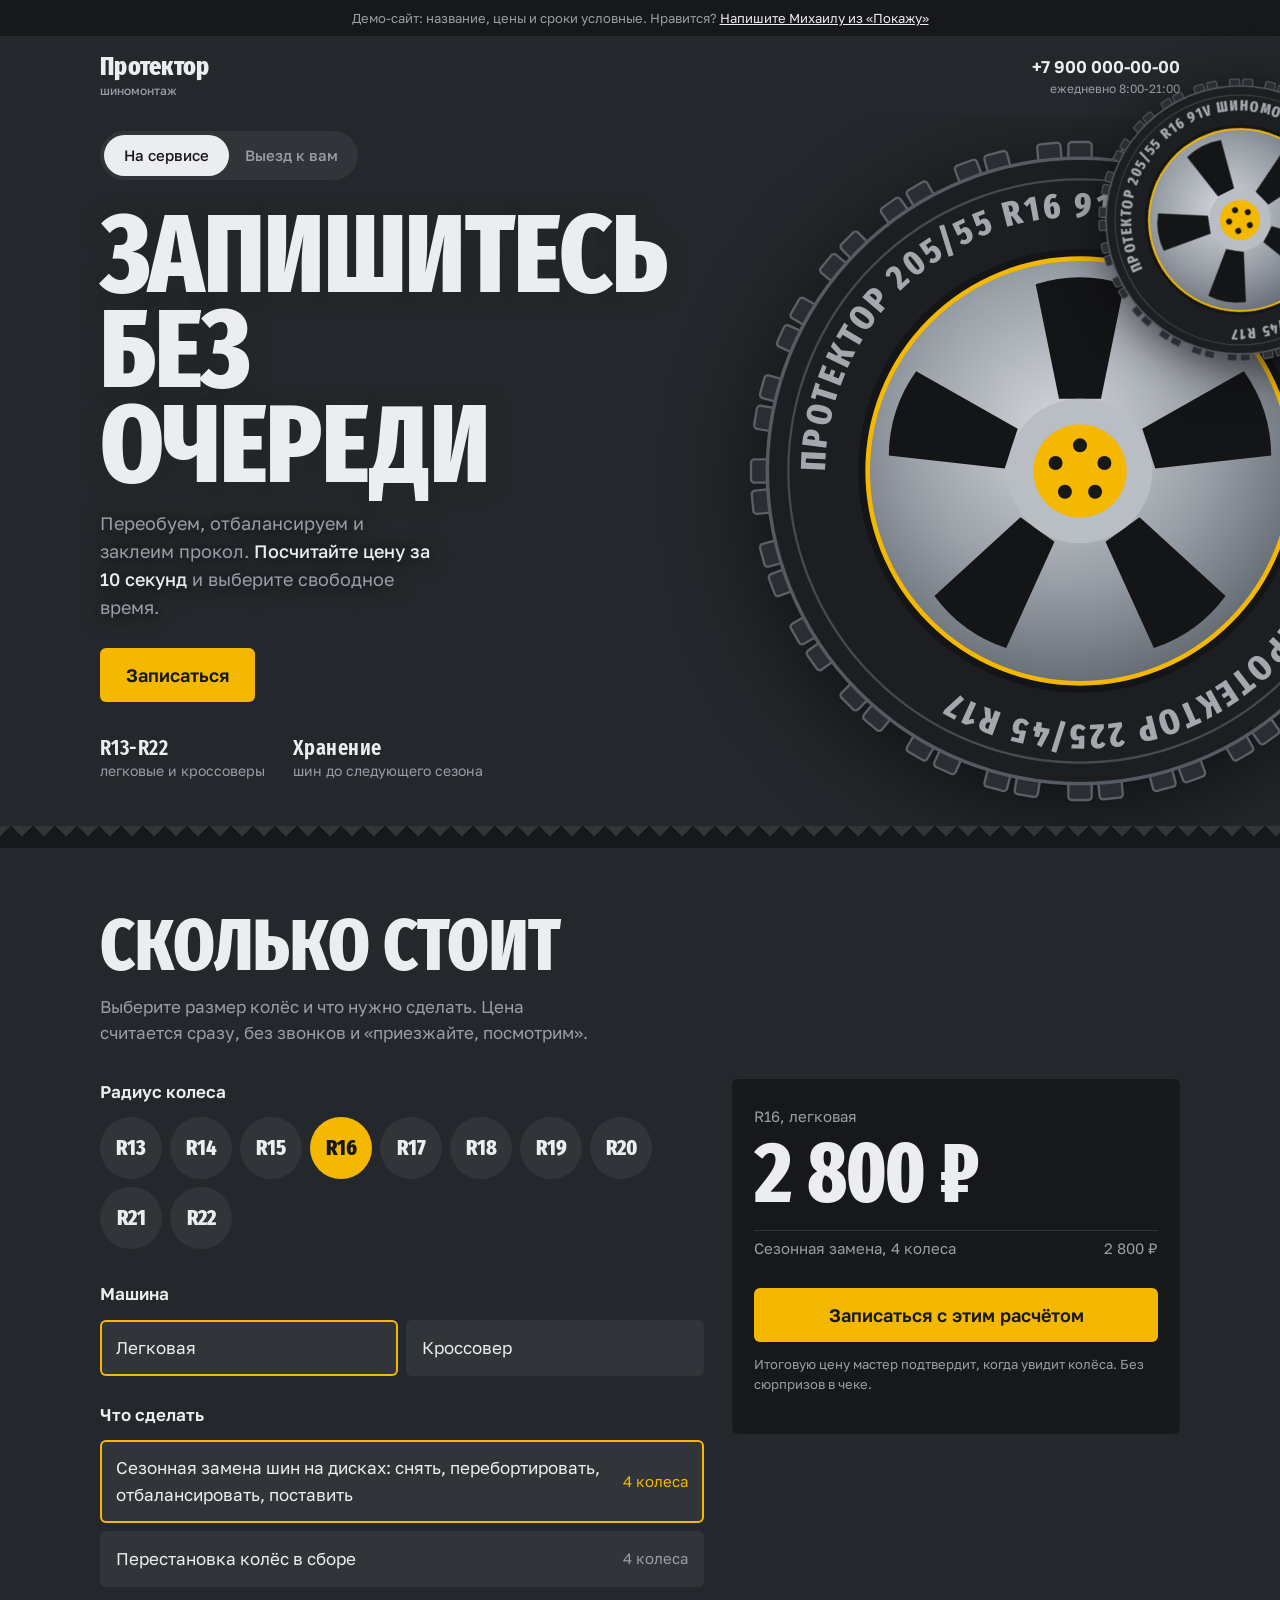
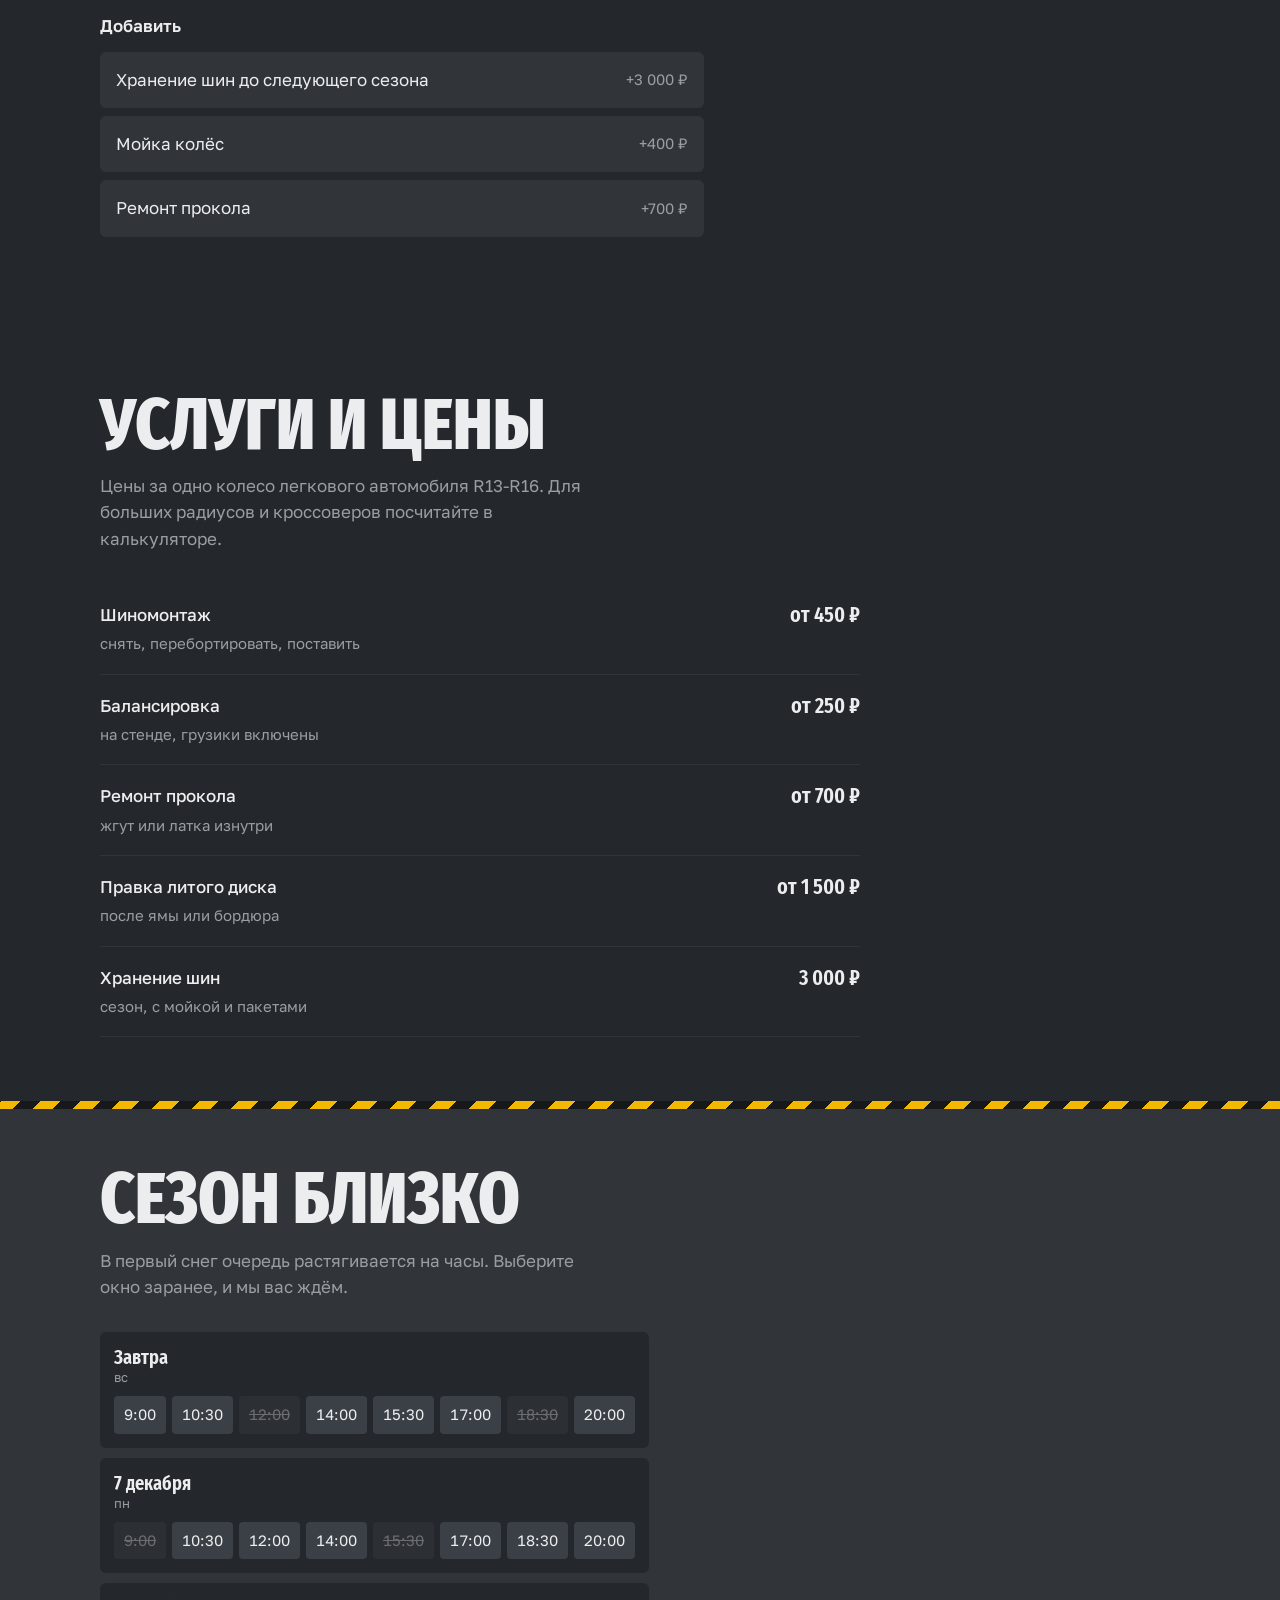
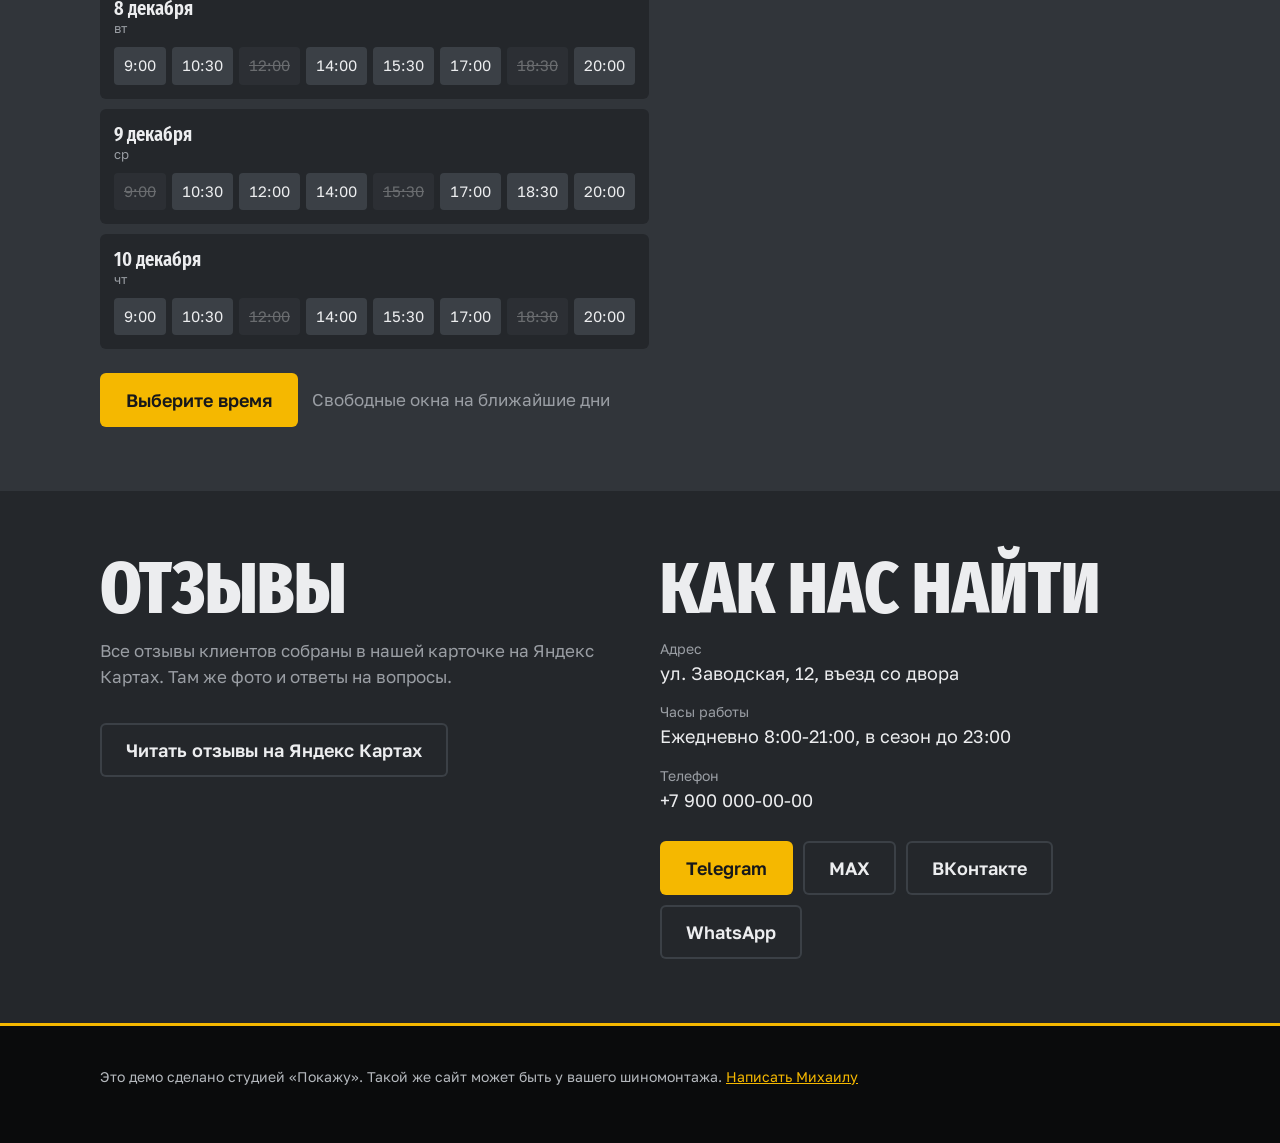
<file: demos/shinomontazh/index.html>
<!doctype html>
<html lang="ru">
<head>
<meta charset="utf-8">
<meta name="viewport" content="width=device-width, initial-scale=1">
<meta name="robots" content="noindex, nofollow">
<title>Шиномонтаж «Протектор»</title>
<link href="../../fonts/fonts.css" rel="stylesheet">
<style>
  :root {
    --graphite: #24272B;
    --asphalt: #31353A;
    --asphalt-2: #3B4046;
    --rubber: #17181A;
    --signal: #F5B800;
    --signal-press: #D9A300;
    --concrete: #9A9EA4;
    --chalk: #ECEDEF;
    --display: "Fira Sans Extra Condensed", "Arial Narrow", sans-serif;
    --text: "Golos Text", system-ui, sans-serif;
    --gutter: 16px;
    --radius: 6px;
  }
  @media (min-width: 720px) { :root { --gutter: 40px; } }

  * { box-sizing: border-box; }
  html { scroll-behavior: smooth; }
  body {
    margin: 0;
    background: var(--graphite);
    color: var(--chalk);
    font: 400 17px/1.55 var(--text);
    -webkit-font-smoothing: antialiased;
    overflow-x: hidden;
    overflow-x: clip;
  }
  html { overflow-x: hidden; overflow-x: clip; }
  a { color: inherit; }
  button { font: inherit; color: inherit; }
  :focus-visible { outline: 3px solid var(--signal); outline-offset: 3px; }

  .wrap { max-width: 1160px; margin: 0 auto; padding: 0 var(--gutter); }

  /* Плашка демо */
  .demo-bar {
    background: var(--rubber);
    color: var(--concrete);
    font-size: 13px;
    padding: 8px var(--gutter);
    text-align: center;
  }
  .demo-bar a { color: var(--chalk); }

  /* Шапка */
  .top {
    display: flex; align-items: center; justify-content: space-between;
    padding-top: 18px; padding-bottom: 18px;
  }
  .logo { font: 800 26px/1 var(--display); letter-spacing: .01em; text-decoration: none; }
  .logo span { display: block; font: 500 12px/1.3 var(--text); color: var(--concrete); letter-spacing: 0; margin-top: 3px; }
  .phone { font-weight: 600; text-decoration: none; white-space: nowrap; }
  .phone small { display: block; font-weight: 400; font-size: 12px; color: var(--concrete); text-align: right; }

  /* Переключатель режима */
  .mode {
    display: inline-grid; grid-template-columns: 1fr 1fr;
    background: var(--asphalt); border-radius: 999px; padding: 4px;
    margin-top: 8px;
  }
  .mode button {
    border: 0; background: transparent; border-radius: 999px;
    padding: 9px 16px; font-weight: 500; font-size: 15px; cursor: pointer;
    color: var(--concrete); transition: background .2s, color .2s;
  }
  .mode button[aria-pressed="true"] { background: var(--chalk); color: var(--rubber); }

  /* Первый экран */
  section.hero { position: relative; overflow: hidden; padding: 6px 0 44px; }
  .hero-grid { position: relative; z-index: 2; }
  .hero h1 {
    font: 800 clamp(58px, 16.5vw, 150px)/.86 var(--display);
    text-transform: uppercase; letter-spacing: -.005em;
    margin: 28px 0 18px; max-width: 8ch;
  }
  .hero h1, .hero p.lead { text-shadow: 0 2px 18px var(--graphite), 0 0 6px var(--graphite); }
  .hero p.lead { max-width: 30ch; color: var(--concrete); margin: 0 0 26px; font-size: 18px; }
  .hero p.lead strong { color: var(--chalk); font-weight: 500; }

  .btn {
    display: inline-flex; align-items: center; justify-content: center; gap: 10px;
    background: var(--signal); color: var(--rubber);
    font: 600 18px/1 var(--text); text-decoration: none;
    border: 0; border-radius: var(--radius); padding: 18px 26px; cursor: pointer;
    transition: background .15s, transform .15s;
  }
  .btn:hover { background: var(--signal-press); }
  .btn:active { transform: translateY(1px); }
  .btn.ghost { background: transparent; color: var(--chalk); box-shadow: inset 0 0 0 2px var(--asphalt-2); }
  .btn.ghost:hover { box-shadow: inset 0 0 0 2px var(--concrete); }

  .hero-facts { display: flex; gap: 28px; margin-top: 34px; color: var(--concrete); font-size: 14px; flex-wrap: wrap; }
  .hero-facts b { display: block; color: var(--chalk); font: 600 22px/1.1 var(--display); letter-spacing: .02em; }

  /* Колесо */
  .wheel-stage {
    position: absolute; z-index: 1;
    width: 104vw; aspect-ratio: 1;
    right: -56vw; top: 64px;
    pointer-events: none;
  }
  .hero-facts { position: relative; }
  @media (min-width: 600px) and (max-width: 899px) {
    .hero h1 { font-size: 12vw; }
    .wheel-stage { width: 560px; right: -250px; top: 40px; }
  }
  @media (min-width: 900px) {
    .hero-grid { display: grid; grid-template-columns: 1fr 1fr; align-items: center; min-height: 640px; }
    .hero h1 { font-size: min(140px, 8.6vw); }
    .wheel-stage { position: absolute; right: -150px; top: 50%; width: 700px; max-width: none; margin: -350px 0 0; }
  }
  .wheel-roll { width: 100%; height: 100%; animation: roll-in 1.4s cubic-bezier(.2,.75,.25,1) both; }
  .wheel { width: 100%; height: 100%; display: block; filter: drop-shadow(0 18px 40px rgba(0, 0, 0, .55)); }
  /* Обрезка: боковое колесо наполовину за краем экрана не должно расширять страницу и сдвигать нижнюю кнопку */
  .rider-clip { position: fixed; inset: 0; z-index: 15; overflow: hidden; pointer-events: none; }
  .rider {
    position: absolute; top: 0; right: -45px;
    width: 118px; aspect-ratio: 1;
    pointer-events: none;
    opacity: 0; transition: opacity .35s;
  }
  .rider .wheel { filter: drop-shadow(0 12px 24px rgba(0, 0, 0, .6)); }
  .rider.on { opacity: 1; }
  @media (min-width: 900px) { .rider { width: 300px; right: -110px; } }
  @keyframes roll-in {
    from { transform: translateX(70%) rotate(220deg); opacity: 0; }
    to   { transform: translateX(0) rotate(0); opacity: 1; }
  }

  /* Протектор: кромка под первым экраном */
  .tread-strip {
    height: 22px;
    background:
      linear-gradient(135deg, var(--asphalt) 25%, transparent 25%) 0 0 / 22px 22px,
      linear-gradient(225deg, var(--asphalt) 25%, transparent 25%) 0 0 / 22px 22px,
      var(--rubber);
  }

  section { padding: 64px 0; }
  h2 {
    font: 800 clamp(40px, 9vw, 72px)/.95 var(--display);
    text-transform: uppercase; margin: 0 0 14px; max-width: 14ch;
  }
  .section-lead { color: var(--concrete); max-width: 46ch; margin: 0 0 32px; }

  /* Калькулятор */
  .calc { display: grid; gap: 28px; grid-template-columns: minmax(0, 1fr); }
  .calc > * { min-width: 0; }
  @media (min-width: 900px) { .calc { grid-template-columns: minmax(0, 1.35fr) minmax(0, 1fr); align-items: start; } }
  fieldset { border: 0; margin: 0 0 26px; padding: 0; min-width: 0; }
  legend { font-weight: 600; margin-bottom: 12px; padding: 0; }
  .radii {
    display: flex; gap: 8px; overflow-x: auto; padding-bottom: 6px;
    scrollbar-width: none; margin: 0 calc(var(--gutter) * -1); padding-left: var(--gutter); padding-right: var(--gutter);
  }
  @media (min-width: 720px) { .radii { flex-wrap: wrap; margin: 0; padding-left: 0; padding-right: 0; } }
  .radii::-webkit-scrollbar { display: none; }
  .chip, .opt { position: relative; }
  .chip input, .opt input { position: absolute; opacity: 0; pointer-events: none; }
  .chip span {
    display: grid; place-items: center; min-width: 62px; height: 62px; padding: 0 10px;
    border-radius: 50%; background: var(--asphalt);
    font: 800 22px/1 var(--display); cursor: pointer;
    box-shadow: inset 0 0 0 2px transparent; transition: background .15s, color .15s;
  }
  .chip input:checked + span { background: var(--signal); color: var(--rubber); }
  .chip input:focus-visible + span, .opt input:focus-visible + span { outline: 3px solid var(--signal); outline-offset: 3px; }

  .opts { display: grid; gap: 8px; }
  .opt span {
    display: flex; justify-content: space-between; gap: 16px; align-items: center;
    background: var(--asphalt); border-radius: var(--radius); padding: 15px 16px; cursor: pointer;
    box-shadow: inset 0 0 0 2px transparent; transition: box-shadow .15s;
  }
  .opt span em { font-style: normal; color: var(--concrete); font-size: 15px; white-space: nowrap; }
  .opt input:checked + span { box-shadow: inset 0 0 0 2px var(--signal); }
  .opt input:checked + span em { color: var(--signal); }
  .seg { display: grid; grid-template-columns: 1fr 1fr; gap: 8px; }

  .total {
    background: var(--rubber); border-radius: var(--radius); padding: 26px 22px;
    position: sticky; top: 16px;
  }
  .total .sum { font: 800 clamp(56px, 15vw, 84px)/1 var(--display); margin: 4px 0 6px; font-variant-numeric: tabular-nums; }
  .total .size { color: var(--concrete); font-size: 15px; margin: 0 0 4px; }
  .total ul { list-style: none; padding: 0; margin: 14px 0 22px; color: var(--concrete); font-size: 15px; }
  .total li { padding: 6px 0; border-top: 1px solid var(--asphalt); display: flex; justify-content: space-between; gap: 12px; }
  .total .btn { width: 100%; }
  .note { font-size: 13px; color: var(--concrete); margin-top: 12px; }

  /* Прайс */
  .price-list { display: grid; gap: 0; max-width: 760px; }
  .price-row {
    display: grid; grid-template-columns: 1fr auto; gap: 4px 20px;
    padding: 18px 0; border-bottom: 1px solid var(--asphalt);
  }
  .price-row b { font-weight: 500; }
  .price-row span { color: var(--concrete); font-size: 15px; grid-column: 1; }
  .price-row i { font: 600 22px/1.2 var(--display); font-style: normal; grid-row: 1; grid-column: 2; white-space: nowrap; }

  /* Зона выезда */
  .zone { display: grid; gap: 28px; align-items: center; }
  @media (min-width: 900px) { .zone { grid-template-columns: 1fr 1fr; } }
  .zone svg { width: 100%; max-width: 460px; justify-self: center; }
  .zone-list { list-style: none; padding: 0; margin: 0; }
  .zone-list li { padding: 16px 0; border-bottom: 1px solid var(--asphalt); display: flex; justify-content: space-between; gap: 16px; }
  .zone-list b { font: 600 22px/1.2 var(--display); }

  /* Сезон */
  .season { background: var(--asphalt); position: relative; }
  .season::before {
    content: ""; position: absolute; left: 0; right: 0; top: 0; height: 8px;
    background: repeating-linear-gradient(-45deg, var(--signal) 0 14px, var(--rubber) 14px 28px);
  }
  .slots { display: flex; gap: 10px; overflow-x: auto; scrollbar-width: none; margin: 0 calc(var(--gutter) * -1); padding: 0 var(--gutter) 6px; }
  @media (min-width: 720px) { .slots { flex-wrap: wrap; margin: 0; padding: 0; } }
  .slots::-webkit-scrollbar { display: none; }
  .day { background: var(--graphite); border-radius: var(--radius); padding: 14px; min-width: 150px; }
  .day h3 { margin: 0 0 10px; font: 600 20px/1.1 var(--display); }
  .day h3 small { display: block; font: 400 13px/1.4 var(--text); color: var(--concrete); }
  .times { display: flex; flex-wrap: wrap; gap: 6px; }
  .times button {
    border: 0; border-radius: 4px; background: var(--asphalt-2); padding: 7px 10px; cursor: pointer; font-size: 15px;
    font-variant-numeric: tabular-nums;
  }
  .times button[aria-pressed="true"] { background: var(--signal); color: var(--rubber); }
  .times button:disabled { opacity: .35; text-decoration: line-through; cursor: default; }
  .slot-cta { margin-top: 24px; display: flex; flex-wrap: wrap; gap: 14px; align-items: center; }
  .slot-cta p { margin: 0; color: var(--concrete); }

  /* Отзывы и контакты */
  .two { display: grid; gap: 40px; }
  @media (min-width: 900px) { .two { grid-template-columns: 1fr 1fr; } }
  .contacts dl { margin: 0 0 26px; display: grid; gap: 14px; }
  .contacts dt { color: var(--concrete); font-size: 14px; }
  .contacts dd { margin: 0; font-size: 18px; }
  .msgs { display: flex; flex-wrap: wrap; gap: 10px; }

  footer {
    background: #0A0B0C; color: #B4B8BD; font-size: 14px;
    padding: 40px 0 calc(56px + 76px);
    border-top: 3px solid var(--signal);
  }
  @media (min-width: 900px) { footer { padding-bottom: 56px; } }
  footer a { color: var(--signal); }

  /* Нижняя кнопка на телефоне */
  .dock {
    position: fixed; left: 0; right: 0; bottom: 0; z-index: 20;
    display: grid; grid-template-columns: 1fr auto; gap: 10px;
    padding: 10px var(--gutter) calc(10px + env(safe-area-inset-bottom));
    background: rgba(36, 39, 43, .94); backdrop-filter: blur(8px);
    border-top: 1px solid var(--asphalt);
  }
  .dock .btn { padding: 16px; }
  @media (min-width: 900px) { .dock { display: none; } }

  .toast {
    position: fixed; left: 50%; bottom: 96px; z-index: 30;
    transform: translate(-50%, 20px); opacity: 0; pointer-events: none;
    background: var(--chalk); color: var(--rubber); border-radius: var(--radius);
    padding: 14px 18px; max-width: min(420px, calc(100vw - 32px)); font-size: 15px;
    transition: opacity .25s, transform .25s;
  }
  .toast.show { opacity: 1; transform: translate(-50%, 0); }

  [data-only="field"] { display: none; }
  body.field [data-only="field"] { display: revert; }
  body.field [data-only="shop"] { display: none; }

  @media (prefers-reduced-motion: reduce) {
    .wheel-roll { animation: none; }
    html { scroll-behavior: auto; }
  }
</style>
</head>
<body>

<div class="demo-bar">Демо-сайт: название, цены и сроки условные. Нравится? <a href="#" data-demo-contact>Напишите Михаилу из «Покажу»</a></div>

<header class="wrap top">
  <a class="logo" href="#">Протектор<span>шиномонтаж</span></a>
  <a class="phone" href="#contacts">+7 900 000-00-00<small>ежедневно 8:00-21:00</small></a>
</header>

<main>
  <section class="hero" aria-label="Главное">
    <div class="wrap hero-grid">
      <div>
        <div class="mode" role="group" aria-label="Формат">
          <button type="button" data-mode="shop" aria-pressed="true">На сервисе</button>
          <button type="button" data-mode="field" aria-pressed="false">Выезд к вам</button>
        </div>
        <h1 data-only="shop">Запишитесь без очереди</h1>
        <h1 data-only="field">Приедем туда, где вы</h1>
        <p class="lead" data-only="shop">Переобуем, отбалансируем и заклеим прокол. <strong>Посчитайте цену за 10 секунд</strong> и выберите свободное время.</p>
        <p class="lead" data-only="field">Мастер с оборудованием приедет к дому, на работу или на трассу. <strong>Посчитайте цену</strong> и вызовите мастера.</p>
        <a class="btn" href="#calc" data-only="shop">Записаться</a>
        <a class="btn" href="#calc" data-only="field">Вызвать мастера</a>
        <div class="hero-facts">
          <div data-only="shop"><b>R13-R22</b>легковые и кроссоверы</div>
          <div data-only="field"><b>R13-R22</b>прямо у вашей машины</div>
          <div><b>Хранение</b>шин до следующего сезона</div>
        </div>
      </div>
    </div>
    <div class="wheel-stage" aria-hidden="true">
      <div class="wheel-roll">
        <svg class="wheel" id="wheel" viewBox="0 0 600 600">
          <defs>
            <path id="sidewall" d="M300,300 m-218,0 a218,218 0 1,1 436,0 a218,218 0 1,1 -436,0"/>
            <radialGradient id="rim" cx="45%" cy="40%" r="65%">
              <stop offset="0" stop-color="#D3D7DC"/>
              <stop offset=".55" stop-color="#9AA0A7"/>
              <stop offset="1" stop-color="#5E646B"/>
            </radialGradient>
          </defs>
          <g id="tread"></g>
          <circle cx="300" cy="300" r="268" fill="#1C1E21" stroke="#555B62" stroke-width="3"/>
          <circle cx="300" cy="300" r="250" fill="none" stroke="#454A50" stroke-width="2"/>
          <text font-family="Fira Sans Extra Condensed, Arial Narrow, sans-serif" font-weight="800" font-size="30" letter-spacing="3" fill="#A3A8AE">
            <textPath href="#sidewall">ПРОТЕКТОР   205/55 R16 91V   ШИНОМОНТАЖ   TUBELESS   M+S   ПРОТЕКТОР   225/45 R17</textPath>
          </text>
          <circle cx="300" cy="300" r="190" fill="#141517"/>
          <circle cx="300" cy="300" r="182" fill="url(#rim)"/>
          <circle cx="300" cy="300" r="182" fill="none" stroke="#F5B800" stroke-width="4"/>
          <g id="spokes" fill="#141517"></g>
          <circle cx="300" cy="300" r="62" fill="#B9BEC4"/>
          <circle cx="300" cy="300" r="40" fill="#F5B800"/>
          <g id="nuts" fill="#17181A"></g>
        </svg>
      </div>
    </div>
  </section>

  <div class="tread-strip" aria-hidden="true"></div>

  <section id="calc">
    <div class="wrap">
      <h2>Сколько стоит</h2>
      <p class="section-lead">Выберите размер колёс и что нужно сделать. Цена считается сразу, без звонков и «приезжайте, посмотрим».</p>
      <div class="calc">
        <form id="calc-form" onsubmit="return false">
          <fieldset>
            <legend>Радиус колеса</legend>
            <div class="radii" id="radii"></div>
          </fieldset>
          <fieldset>
            <legend>Машина</legend>
            <div class="seg">
              <label class="opt"><input type="radio" name="car" value="1" checked><span>Легковая</span></label>
              <label class="opt"><input type="radio" name="car" value="1.2"><span>Кроссовер</span></label>
            </div>
          </fieldset>
          <fieldset>
            <legend>Что сделать</legend>
            <div class="opts">
              <label class="opt"><input type="radio" name="job" value="full" checked><span>Сезонная замена шин на дисках: снять, перебортировать, отбалансировать, поставить <em>4 колеса</em></span></label>
              <label class="opt"><input type="radio" name="job" value="swap"><span>Перестановка колёс в сборе <em>4 колеса</em></span></label>
            </div>
          </fieldset>
          <fieldset>
            <legend>Добавить</legend>
            <div class="opts">
              <label class="opt"><input type="checkbox" name="extra" value="storage" data-price="3000" data-label="Хранение шин"><span>Хранение шин до следующего сезона <em>+3 000 ₽</em></span></label>
              <label class="opt"><input type="checkbox" name="extra" value="wash" data-price="400" data-label="Мойка колёс"><span>Мойка колёс <em>+400 ₽</em></span></label>
              <label class="opt"><input type="checkbox" name="extra" value="patch" data-price="700" data-label="Ремонт прокола"><span>Ремонт прокола <em>+700 ₽</em></span></label>
            </div>
          </fieldset>
        </form>
        <aside class="total" aria-live="polite">
          <p class="size" id="t-size">R16, легковая</p>
          <div class="sum" id="t-sum">2 800 ₽</div>
          <ul id="t-lines"></ul>
          <button class="btn" type="button" data-book data-only="shop">Записаться с этим расчётом</button>
          <button class="btn" type="button" data-book data-only="field">Вызвать мастера с этим расчётом</button>
          <p class="note">Итоговую цену мастер подтвердит, когда увидит колёса. Без сюрпризов в чеке.</p>
        </aside>
      </div>
    </div>
  </section>

  <section id="prices">
    <div class="wrap">
      <h2>Услуги и цены</h2>
      <p class="section-lead">Цены за одно колесо легкового автомобиля R13-R16. Для больших радиусов и кроссоверов посчитайте в калькуляторе.</p>
      <div class="price-list">
        <div class="price-row"><b>Шиномонтаж</b><span>снять, перебортировать, поставить</span><i>от 450 ₽</i></div>
        <div class="price-row"><b>Балансировка</b><span>на стенде, грузики включены</span><i>от 250 ₽</i></div>
        <div class="price-row"><b>Ремонт прокола</b><span>жгут или латка изнутри</span><i>от 700 ₽</i></div>
        <div class="price-row"><b>Правка литого диска</b><span>после ямы или бордюра</span><i>от 1 500 ₽</i></div>
        <div class="price-row"><b>Хранение шин</b><span>сезон, с мойкой и пакетами</span><i>3 000 ₽</i></div>
        <div class="price-row" data-only="field"><b>Выезд мастера</b><span>по городу, добавляется к заказу</span><i>1 000 ₽</i></div>
      </div>
    </div>
  </section>

  <section id="zone" data-only="field">
    <div class="wrap zone">
      <div>
        <h2>Куда приезжаем</h2>
        <p class="section-lead">Работаем по всему городу и пригороду. Нужно только место, где можно поставить машину на домкрат.</p>
        <ul class="zone-list">
          <li><span>В черте города</span><b>30-40 мин</b></li>
          <li><span>Пригород до 15 км</span><b>около часа</b></li>
          <li><span>Трасса, прокол в пути</span><b>по договорённости</b></li>
        </ul>
      </div>
      <svg viewBox="0 0 400 400" aria-hidden="true">
        <circle cx="200" cy="200" r="190" fill="none" stroke="#3B4046" stroke-width="2" stroke-dasharray="6 8"/>
        <circle cx="200" cy="200" r="120" fill="#31353A"/>
        <path d="M40 260 L150 210 L230 230 L360 150" fill="none" stroke="#24272B" stroke-width="10" stroke-linecap="round"/>
        <path d="M120 40 L170 180 L160 360" fill="none" stroke="#24272B" stroke-width="10" stroke-linecap="round"/>
        <circle cx="200" cy="200" r="16" fill="#F5B800"/>
        <circle cx="200" cy="200" r="34" fill="none" stroke="#F5B800" stroke-width="2" opacity=".5"/>
        <text x="200" y="104" text-anchor="middle" fill="#9A9EA4" font-family="Golos Text, sans-serif" font-size="14">город</text>
        <text x="200" y="28" text-anchor="middle" fill="#9A9EA4" font-family="Golos Text, sans-serif" font-size="14">до 15 км</text>
      </svg>
    </div>
  </section>

  <section class="season" id="season">
    <div class="wrap">
      <h2>Сезон близко</h2>
      <p class="section-lead">В первый снег очередь растягивается на часы. Выберите окно заранее, и мы вас ждём.</p>
      <div class="slots" id="slots"></div>
      <div class="slot-cta">
        <button class="btn" type="button" id="slot-btn" disabled>Выберите время</button>
        <p id="slot-note">Свободные окна на ближайшие дни</p>
      </div>
    </div>
  </section>

  <section id="contacts">
    <div class="wrap two">
      <div>
        <h2>Отзывы</h2>
        <p class="section-lead">Все отзывы клиентов собраны в нашей карточке на Яндекс Картах. Там же фото и ответы на вопросы.</p>
        <a class="btn ghost" href="#" data-demo-link>Читать отзывы на Яндекс Картах</a>
      </div>
      <div class="contacts">
        <h2>Как нас найти</h2>
        <dl>
          <div data-only="shop"><dt>Адрес</dt><dd>ул. Заводская, 12, въезд со двора</dd></div>
          <div data-only="field"><dt>Где работаем</dt><dd>Весь город и пригород до 15 км</dd></div>
          <div><dt>Часы работы</dt><dd>Ежедневно 8:00-21:00, в сезон до 23:00</dd></div>
          <div><dt>Телефон</dt><dd>+7 900 000-00-00</dd></div>
        </dl>
        <div class="msgs">
          <a class="btn" href="#" data-demo-link>Telegram</a>
          <a class="btn ghost" href="#" data-demo-link>MAX</a>
          <a class="btn ghost" href="#" data-demo-link>ВКонтакте</a>
          <a class="btn ghost" href="#" data-demo-link>WhatsApp</a>
        </div>
      </div>
    </div>
  </section>
</main>

<footer>
  <div class="wrap">Это демо сделано студией «Покажу». Такой же сайт может быть у вашего шиномонтажа. <a href="#" data-demo-contact>Написать Михаилу</a></div>
</footer>

<div class="dock">
  <a class="btn" href="#calc" data-only="shop">Посчитать и записаться</a>
  <a class="btn" href="#calc" data-only="field">Посчитать и вызвать</a>
  <a class="btn ghost" href="#contacts" aria-label="Контакты">Позвонить</a>
</div>

<div class="toast" id="toast" role="status"></div>

<script>
(() => {
  const $ = (s, r = document) => r.querySelector(s);
  const $$ = (s, r = document) => [...r.querySelectorAll(s)];
  const NS = "http://www.w3.org/2000/svg";
  const fmt = n => n.toLocaleString("ru-RU").replace(/ /g, " ") + " ₽";

  /* Колесо: протектор, спицы, гайки */
  const tread = $("#tread"), spokes = $("#spokes"), nuts = $("#nuts");
  for (let i = 0; i < 48; i++) {
    const r = document.createElementNS(NS, "rect");
    r.setAttribute("x", 290); r.setAttribute("y", 18); r.setAttribute("width", 20); r.setAttribute("height", 26);
    r.setAttribute("rx", 3); r.setAttribute("fill", "#2A2D31"); r.setAttribute("stroke", "#5A6067"); r.setAttribute("stroke-width", "2");
    r.setAttribute("transform", `rotate(${i * 7.5 + (i % 2 ? 2 : 0)} 300 300)`);
    tread.appendChild(r);
  }
  for (let i = 0; i < 5; i++) {
    const p = document.createElementNS(NS, "path");
    p.setAttribute("d", "M282 238 L262 140 Q300 128 338 140 L318 238 Z");
    p.setAttribute("transform", `rotate(${i * 72} 300 300)`);
    spokes.appendChild(p);
    const c = document.createElementNS(NS, "circle");
    const a = (i * 72 - 90) * Math.PI / 180;
    c.setAttribute("cx", 300 + Math.cos(a) * 22); c.setAttribute("cy", 300 + Math.sin(a) * 22); c.setAttribute("r", 6);
    nuts.appendChild(c);
  }
  const wheel = $("#wheel");
  const reduce = matchMedia("(prefers-reduced-motion: reduce)").matches;

  /* Колесо сбоку: катится вниз по правому краю вдоль всей страницы */
  const rider = document.createElement("div");
  rider.className = "rider"; rider.setAttribute("aria-hidden", "true");
  const riderWheel = wheel.cloneNode(true);
  riderWheel.removeAttribute("id");
  riderWheel.querySelectorAll("[id]").forEach(el => el.removeAttribute("id"));
  rider.appendChild(riderWheel);
  const riderClip = document.createElement("div");
  riderClip.className = "rider-clip"; riderClip.setAttribute("aria-hidden", "true");
  riderClip.appendChild(rider);
  document.body.appendChild(riderClip);

  function place() {
    const size = rider.offsetWidth;
    const dock = innerWidth < 900 ? 84 : 24;
    const top = 70, travel = Math.max(0, innerHeight - size - top - dock);
    const max = Math.max(1, document.documentElement.scrollHeight - innerHeight);
    const p = reduce ? 0.5 : Math.min(1, scrollY / max);
    const y = top + p * travel;
    rider.style.transform = `translateY(${y}px)`;
    if (!reduce) {
      /* поворот по пройденному пути: колесо катится, а не скользит */
      riderWheel.style.transform = `rotate(${-(scrollY * 0.6 + y) / (Math.PI * size) * 360}deg)`;
      wheel.style.transform = `rotate(${scrollY * 0.35}deg)`;
    }
  }
  let ticking = false;
  addEventListener("scroll", () => {
    if (ticking) return; ticking = true;
    requestAnimationFrame(() => { place(); ticking = false; });
  }, { passive: true });
  addEventListener("resize", place);
  place();

  /* Появляется, когда большое колесо первого экрана ушло из вида */
  new IntersectionObserver(([e]) => rider.classList.toggle("on", !e.isIntersecting), { threshold: 0.15 })
    .observe($(".wheel-stage"));

  /* Режим: на сервисе / выезд */
  let mode = "shop";
  $$(".mode button").forEach(b => b.addEventListener("click", () => {
    mode = b.dataset.mode;
    document.body.classList.toggle("field", mode === "field");
    $$(".mode button").forEach(x => x.setAttribute("aria-pressed", x === b));
    calc();
  }));

  /* Калькулятор */
  const prices = { 13: 2000, 14: 2200, 15: 2400, 16: 2800, 17: 3200, 18: 3600, 19: 4000, 20: 4600, 21: 5200, 22: 5800 };
  const radii = $("#radii");
  Object.keys(prices).forEach(r => {
    radii.insertAdjacentHTML("beforeend",
      `<label class="chip"><input type="radio" name="r" value="${r}" ${r === "16" ? "checked" : ""}><span>R${r}</span></label>`);
  });
  const form = $("#calc-form");
  let summary = "";
  function calc() {
    const r = form.r.value, car = parseFloat(form.car.value), job = form.job.value;
    const carName = car > 1 ? "кроссовер" : "легковая";
    let base = Math.round(prices[r] * car / 50) * 50;
    if (job === "swap") base = Math.round(base * 0.45 / 50) * 50;
    const lines = [[job === "full" ? "Сезонная замена, 4 колеса" : "Перестановка, 4 колеса", base]];
    $$('input[name="extra"]:checked', form).forEach(x => lines.push([x.dataset.label, +x.dataset.price]));
    if (mode === "field") lines.push(["Выезд мастера", 1000]);
    const total = lines.reduce((s, l) => s + l[1], 0);
    $("#t-size").textContent = `R${r}, ${carName}`;
    $("#t-sum").textContent = fmt(total);
    $("#t-lines").innerHTML = lines.map(([n, p]) => `<li><span>${n}</span><span>${fmt(p)}</span></li>`).join("");
    summary = `R${r}, ${carName}: ${lines.map(l => l[0]).join(", ")}. Итого ${fmt(total)}`;
  }
  form.addEventListener("change", calc);
  calc();

  /* Свободные окна на ближайшие дни */
  const slotsEl = $("#slots");
  const days = ["вс", "пн", "вт", "ср", "чт", "пт", "сб"];
  const months = ["января","февраля","марта","апреля","мая","июня","июля","августа","сентября","октября","ноября","декабря"];
  const times = ["9:00", "10:30", "12:00", "14:00", "15:30", "17:00", "18:30", "20:00"];
  const today = new Date();
  for (let d = 0; d < 5; d++) {
    const dt = new Date(today); dt.setDate(today.getDate() + d + 1);
    const title = d === 0 ? "Завтра" : `${dt.getDate()} ${months[dt.getMonth()]}`;
    const btns = times.map((t, i) => {
      const busy = (i * 3 + d * 5 + dt.getDate()) % 4 === 0;
      return `<button type="button" aria-pressed="false" data-slot="${title}, ${t}" ${busy ? "disabled" : ""}>${t}</button>`;
    }).join("");
    slotsEl.insertAdjacentHTML("beforeend",
      `<div class="day"><h3>${title}<small>${days[dt.getDay()]}</small></h3><div class="times">${btns}</div></div>`);
  }
  let slot = "";
  const slotBtn = $("#slot-btn");
  slotsEl.addEventListener("click", e => {
    const b = e.target.closest("button[data-slot]"); if (!b) return;
    $$("button[data-slot]", slotsEl).forEach(x => x.setAttribute("aria-pressed", x === b));
    slot = b.dataset.slot;
    slotBtn.disabled = false;
    slotBtn.textContent = `Записаться: ${slot}`;
    $("#slot-note").textContent = "Окно держим 15 минут";
  });

  /* В демо заявки никуда не уходят */
  const toast = $("#toast"); let tt;
  function say(msg) {
    toast.textContent = msg; toast.classList.add("show");
    clearTimeout(tt); tt = setTimeout(() => toast.classList.remove("show"), 4200);
  }
  $$("[data-book]").forEach(b => b.addEventListener("click", () =>
    say(`Демо: заявка «${summary}» на настоящем сайте сразу придёт владельцу в Telegram, MAX или WhatsApp.`)));
  slotBtn.addEventListener("click", () =>
    say(`Демо: запись на ${slot} на настоящем сайте попадёт в журнал записи шиномонтажа.`));
  $$("[data-demo-link]").forEach(a => a.addEventListener("click", e => {
    e.preventDefault(); say("Демо: на настоящем сайте здесь будет ссылка владельца.");
  }));
  $$("[data-demo-contact]").forEach(a => a.addEventListener("click", e => {
    e.preventDefault(); say("Здесь будет ссылка на Telegram Михаила и сайт покажусайт.рф.");
  }));
})();
</script>
</body>
</html>
</file>
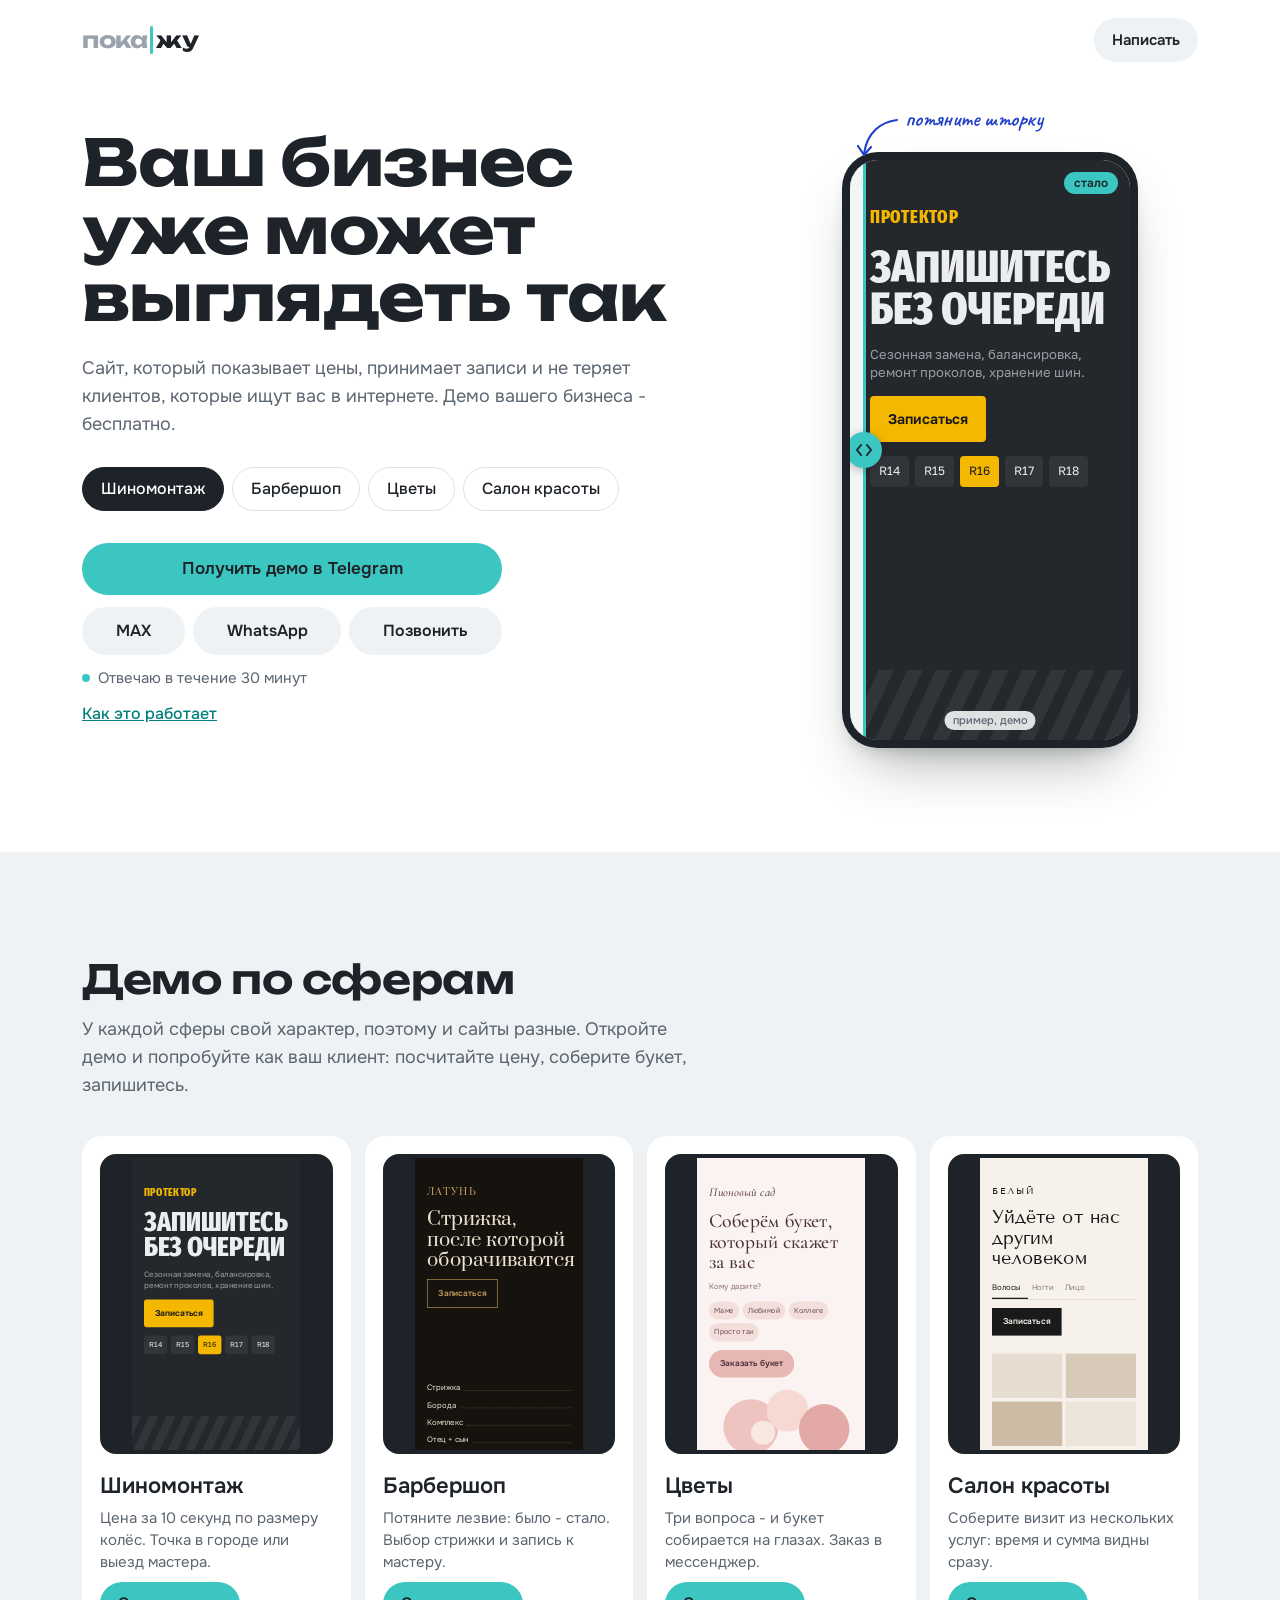
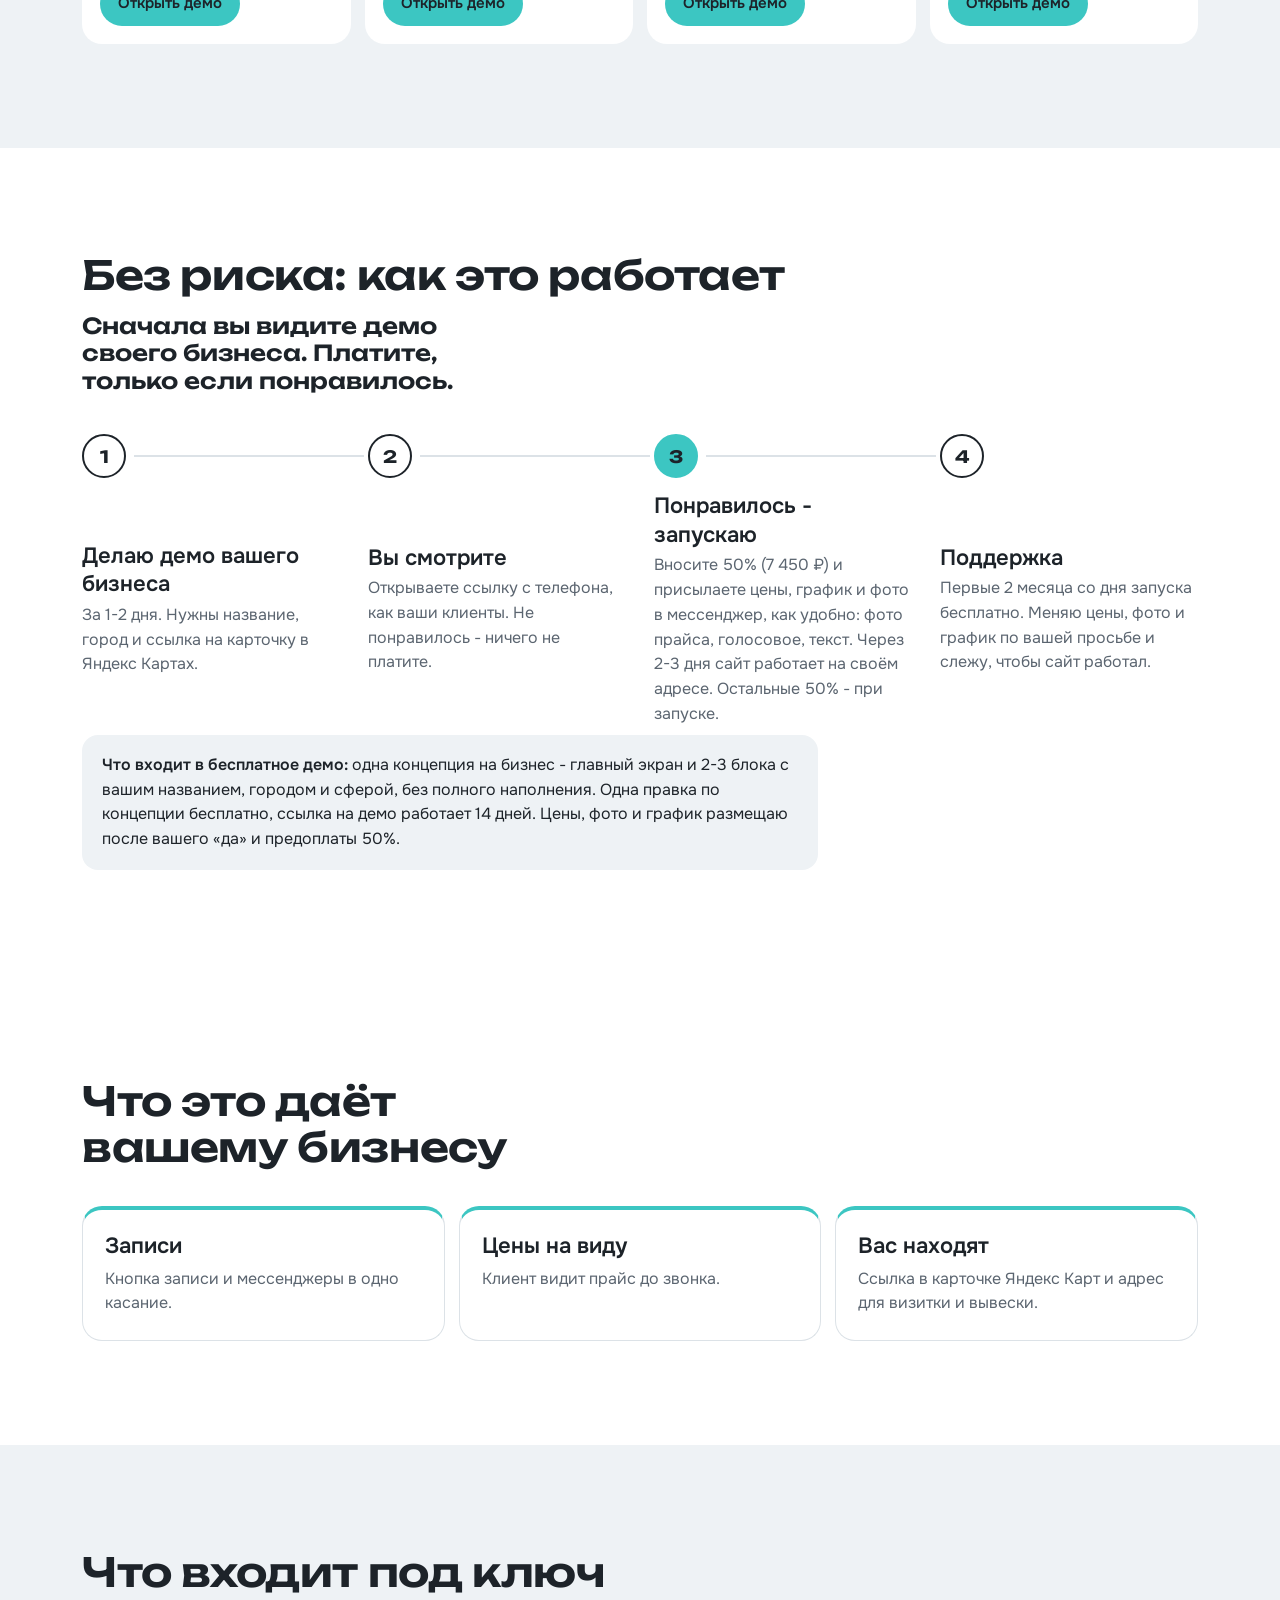
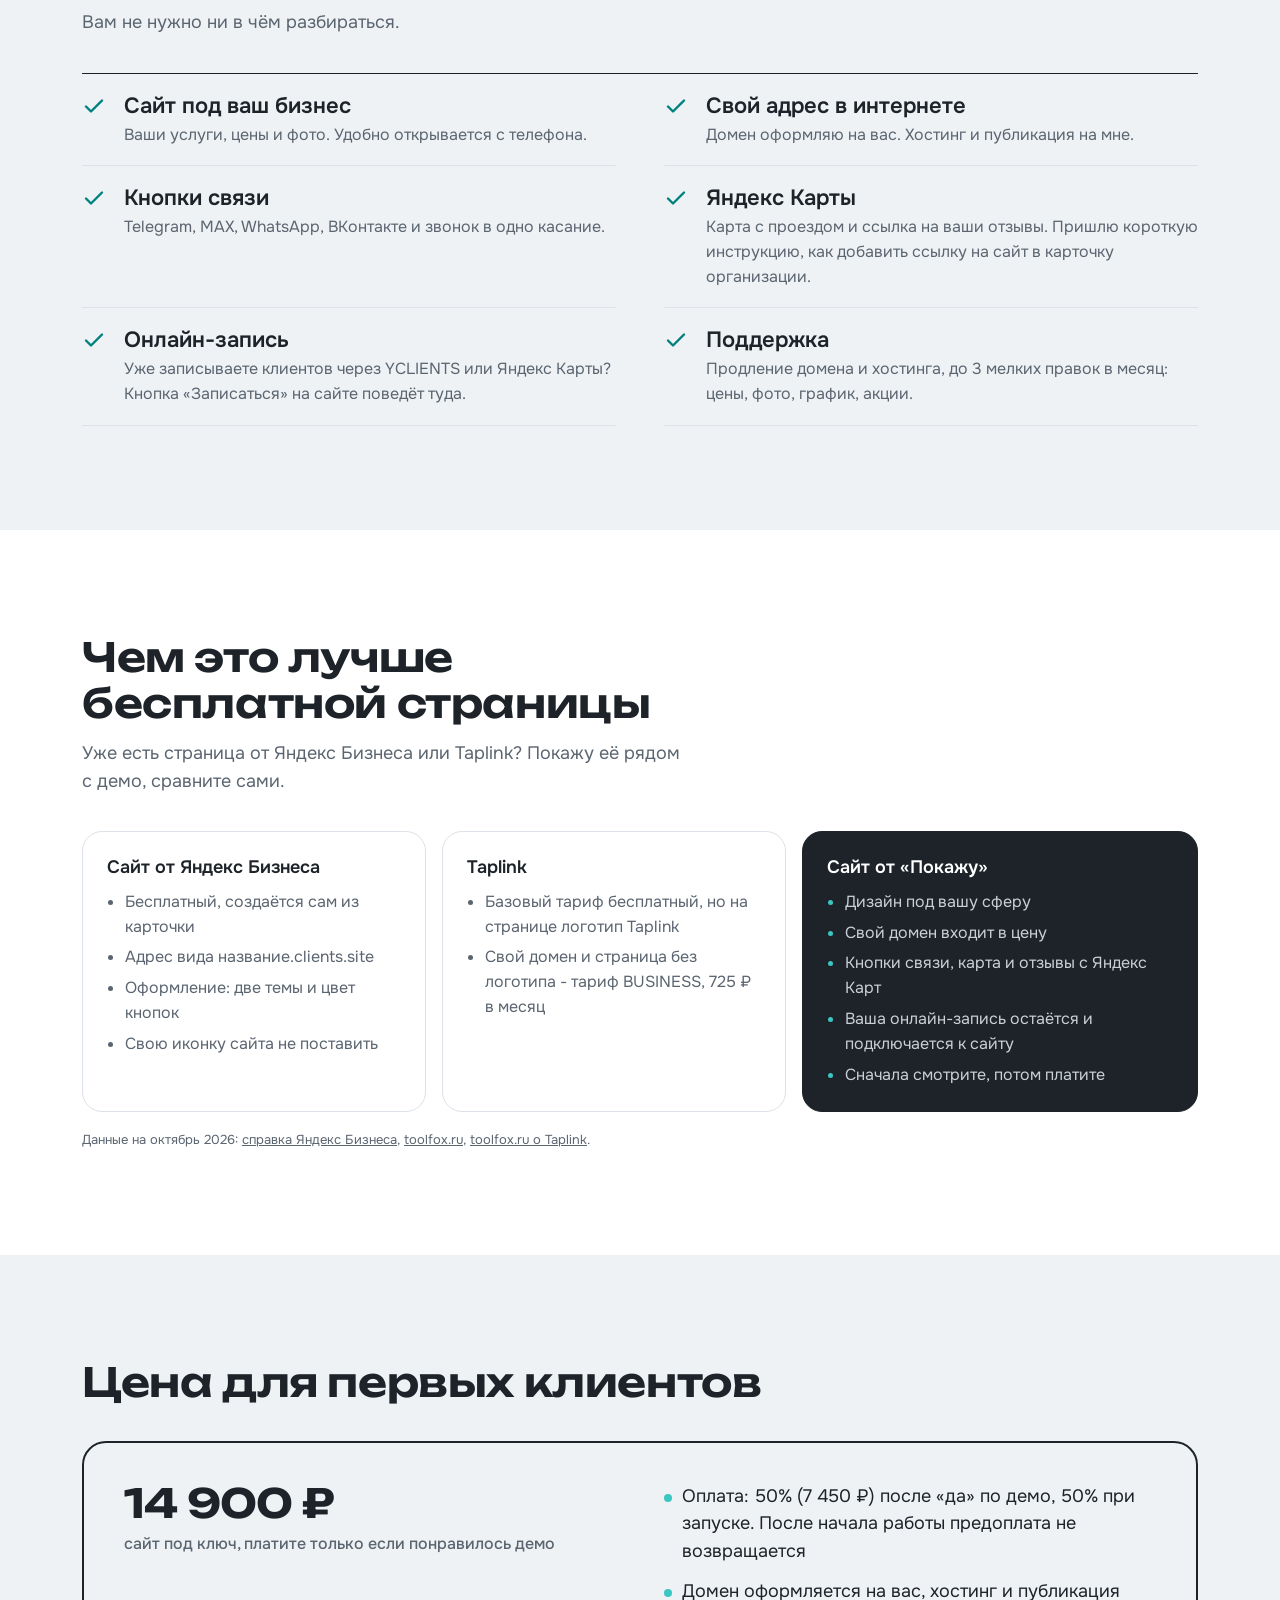
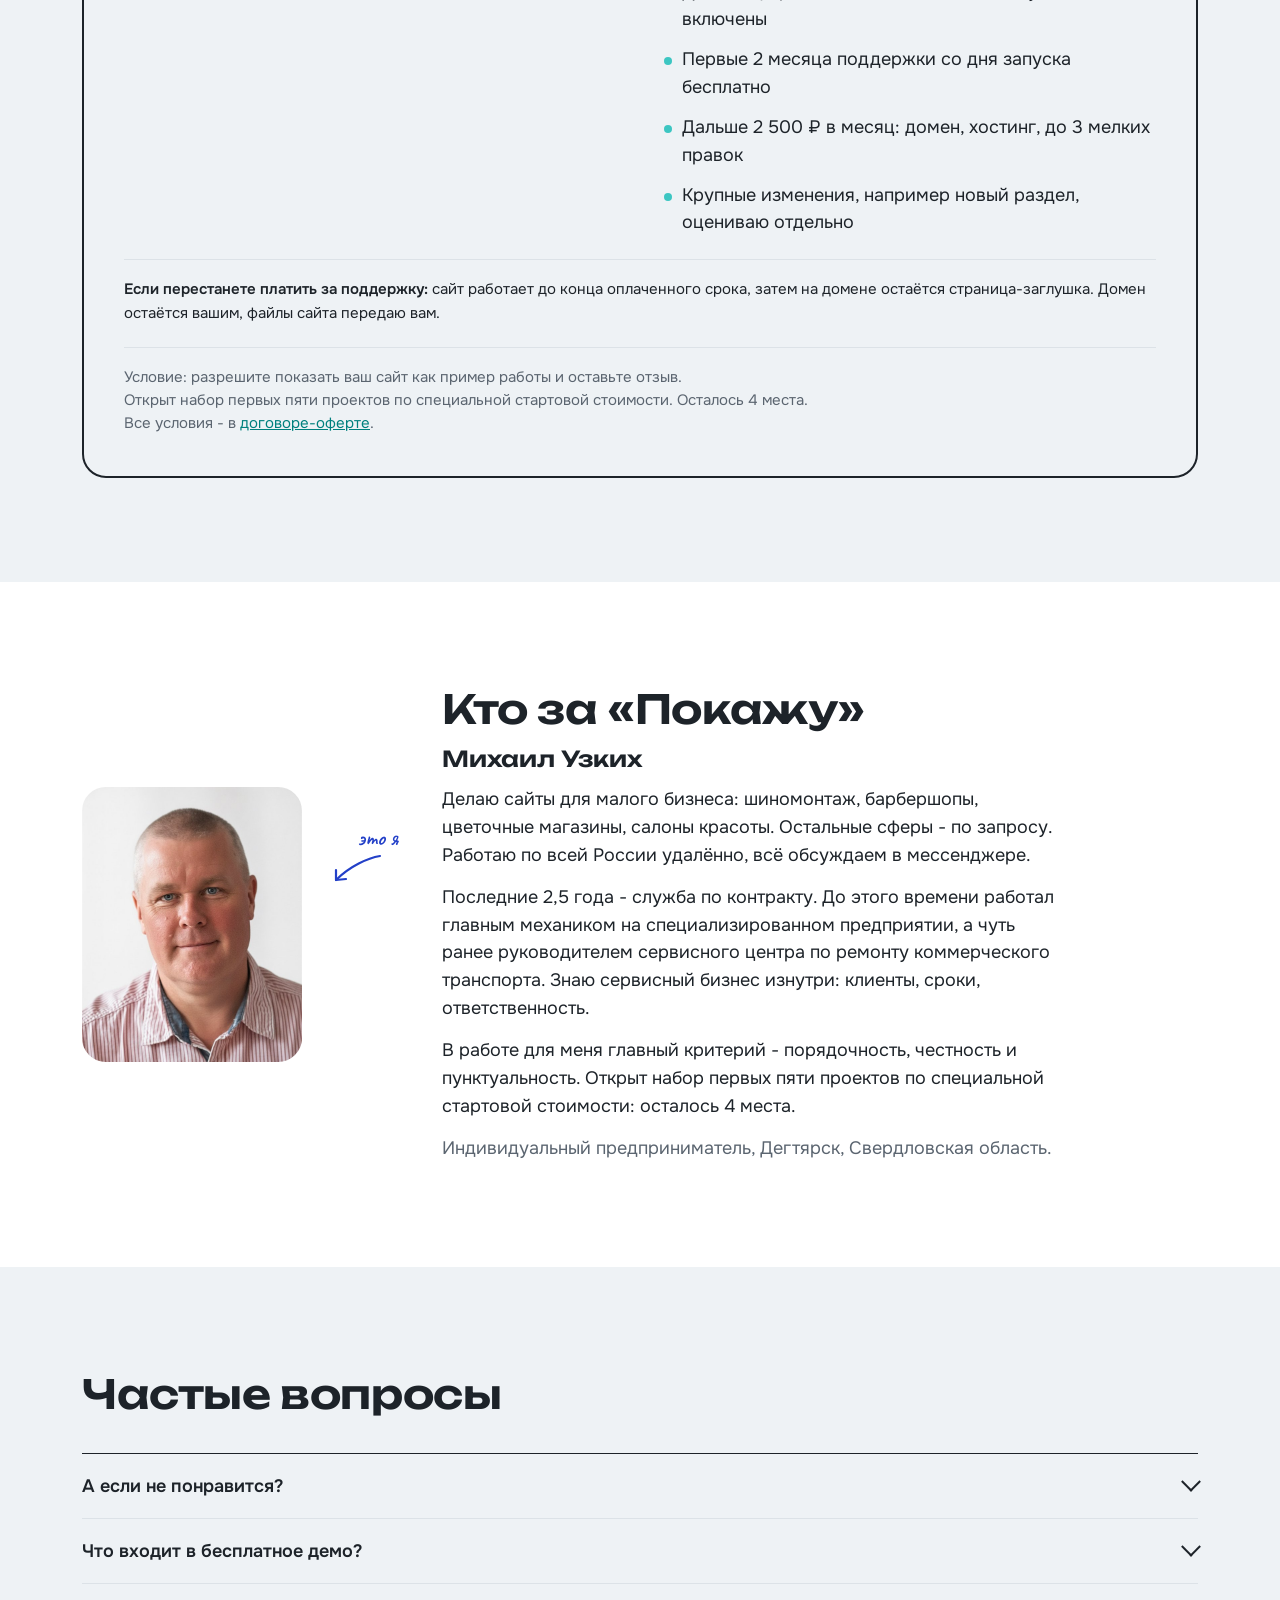
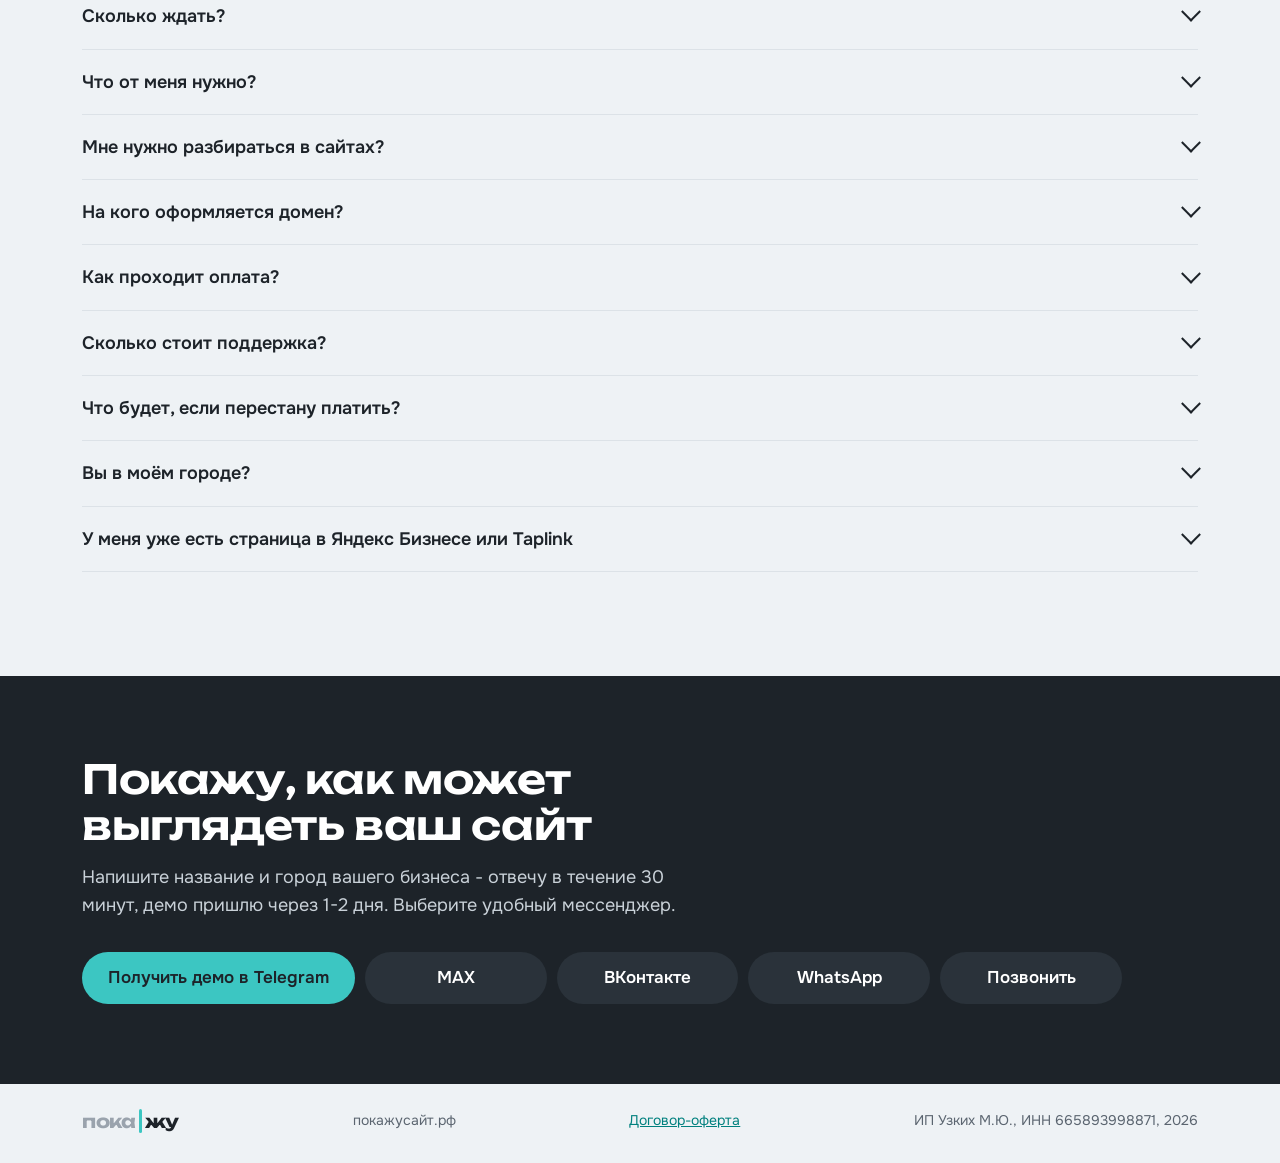
<file: site/v1/index.html>
<!doctype html>
<html lang="ru">
<head>
<meta charset="utf-8">
<meta name="viewport" content="width=device-width, initial-scale=1">
<meta name="robots" content="noindex, nofollow">
<title>Покажу - сайты для местного бизнеса</title>
<meta name="description" content="Сайт, который показывает цены, принимает записи и не теряет клиентов. Сначала вы видите демо своего бизнеса - платите, только если понравится. Сайт под ключ для шиномонтажа, барбершопа, цветочного магазина, салона красоты.">
<link href="../../fonts/fonts.css" rel="stylesheet">
<style>
  :root {
    --white: #FFFFFF;
    --glass: #EEF2F5;
    --graphite: #1D2329;
    --muted: #5B6570;
    --before: #9AA3AD;
    --accent: #3CC6C2;
    --accent-ink: #00807E;
    --pen: #2340C8;
    --line: #DCE2E7;

    --display: "Unbounded", system-ui, sans-serif;
    --text: "Onest", system-ui, sans-serif;
    --hand: "Caveat", cursive;

    --gutter: 20px;
    --max: 1180px;
  }

  *, *::before, *::after { box-sizing: border-box; }
  html { -webkit-text-size-adjust: 100%; scroll-behavior: smooth; }
  body {
    margin: 0;
    background: var(--white);
    color: var(--graphite);
    font: 400 17px/1.55 var(--text);
  }
  img, svg { display: block; }
  a { color: var(--accent-ink); }
  :focus-visible { outline: 3px solid var(--pen); outline-offset: 3px; border-radius: 6px; }

  .wrap { max-width: var(--max); margin: 0 auto; padding: 0 var(--gutter); }

  h1, h2 { font-family: var(--display); margin: 0; letter-spacing: -0.01em; text-wrap: balance; }
  h1 { font-weight: 700; font-size: 34px; line-height: 1.05; }
  h2 { font-weight: 600; font-size: 26px; line-height: 1.15; max-width: 20ch; }
  h3 { font: 600 19px/1.3 var(--text); margin: 0; }
  p { margin: 0; }
  .lead { color: var(--muted); max-width: 34em; }

  .note {
    font: 600 22px/1.05 var(--hand);
    color: var(--pen);
  }

  /* ---------- Кнопки ---------- */
  .btn {
    display: inline-flex; align-items: center; justify-content: center; gap: 10px;
    min-height: 52px; padding: 0 26px;
    border-radius: 999px; border: 0;
    font: 600 17px/1 var(--text); text-decoration: none; cursor: pointer;
  }
  .btn-main { background: var(--accent); color: var(--graphite); }
  .btn-main:hover { background: #33B8B4; }
  .btn-quiet { background: var(--glass); color: var(--graphite); }
  .btn-quiet:hover { background: #E2E8ED; }
  .btn svg { width: 20px; height: 20px; }
  .btn { white-space: nowrap; }

  /* Свечение и волна на кнопках */
  .btn, .niche {
    position: relative; overflow: hidden; isolation: isolate;
    --ripple: rgba(60, 198, 194, .42);
    transition: box-shadow .25s ease, background-color .2s ease, border-color .2s ease;
  }
  .btn-main { --ripple: rgba(255, 255, 255, .7); animation: glow 2.4s ease-in-out infinite; }
  @keyframes glow {
    0%, 100% { box-shadow: 0 0 0 0 rgba(60, 198, 194, 0), 0 8px 26px -6px rgba(60, 198, 194, .65); }
    50% { box-shadow: 0 0 0 9px rgba(60, 198, 194, .22), 0 10px 40px -4px rgba(60, 198, 194, .9); }
  }
  .btn-main:hover, .btn-main:focus-visible {
    animation: none;
    box-shadow: 0 0 0 11px rgba(60, 198, 194, .26), 0 12px 48px -4px rgba(60, 198, 194, .95);
  }
  .btn-quiet:hover, .niche:hover { box-shadow: 0 0 0 5px rgba(60, 198, 194, .2), 0 0 28px rgba(60, 198, 194, .4); }
  .niche[aria-pressed="true"] { --ripple: rgba(255, 255, 255, .5); }
  .ripple {
    position: absolute; z-index: -1; border-radius: 50%;
    background: var(--ripple); transform: scale(0); opacity: 1;
    animation: ripple .7s cubic-bezier(.2, .7, .3, 1) forwards; pointer-events: none;
  }
  @keyframes ripple { to { transform: scale(1); opacity: 0; } }

  /* ---------- Логотип ---------- */
  .logo {
    display: inline-flex; align-items: stretch;
    font: 700 22px/1 var(--display); letter-spacing: -0.02em;
    color: var(--graphite); text-decoration: none;
  }
  .logo .was { color: var(--before); }
  .logo .cut { width: 3px; margin: -3px 3px; border-radius: 2px; background: var(--accent); }

  /* ---------- Шапка ---------- */
  .top { padding: 18px 0; }
  .top .wrap { display: flex; align-items: center; justify-content: space-between; gap: 16px; }
  .top .btn { min-height: 44px; padding: 0 18px; font-size: 15px; }

  /* ---------- Первый экран ---------- */
  .hero { padding: 12px 0 72px; }
  .hero .wrap { display: grid; gap: 28px; }
  .hero-text { display: grid; gap: 18px; align-content: start; }
  .niches { display: flex; flex-wrap: wrap; gap: 8px; margin: 4px 0 0; padding: 0; list-style: none; }
  .niche {
    min-height: 44px; padding: 0 18px; border-radius: 999px;
    border: 1.5px solid var(--line); background: var(--white); color: var(--graphite);
    font: 500 16px/1 var(--text); cursor: pointer;
  }
  .niche:hover { border-color: var(--graphite); }
  .niche[aria-pressed="true"] { background: var(--graphite); border-color: var(--graphite); color: var(--white); }
  .hero-actions { display: grid; gap: 12px; justify-items: start; }
  .hero-actions .btn-main { width: 100%; max-width: 420px; }
  .contacts { display: flex; flex-wrap: wrap; gap: 8px; width: 100%; max-width: 420px; }
  .contacts .btn { flex: 1 1 auto; min-height: 48px; padding: 0 14px; font-size: 16px; }
  .reply { font-size: 15px; color: var(--muted); }
  .reply::before { content: ""; display: inline-block; width: 8px; height: 8px; margin-right: 8px; border-radius: 50%; background: var(--accent); vertical-align: 1px; }
  .hero-actions .more { font-weight: 500; font-size: 16px; }

  /* Липкая плашка связи (только телефон) */
  .dock {
    position: fixed; left: 0; right: 0; bottom: 0; z-index: 20;
    display: flex; gap: 8px; padding: 10px 12px calc(10px + env(safe-area-inset-bottom));
    background: rgba(255, 255, 255, .94); border-top: 1px solid var(--line);
    -webkit-backdrop-filter: blur(10px); backdrop-filter: blur(10px);
    transform: translateY(110%); transition: transform .25s ease; visibility: hidden;
  }
  .dock.is-on { transform: none; visibility: visible; }
  .dock .btn { min-height: 48px; padding: 0 14px; font-size: 16px; flex: 1 1 auto; }
  .dock .btn-main { flex: 2 1 auto; animation: none; box-shadow: none; }
  .dock .btn-call { flex: 0 0 48px; padding: 0; }

  .stage { position: relative; justify-self: center; padding-top: 44px; }
  .stage .note { position: absolute; top: 0; left: 13px; display: flex; align-items: flex-start; gap: 4px; }
  .stage .note svg { width: 46px; height: 44px; margin-top: 8px; order: -1; }

  /* ---------- Телефон и шторка ---------- */
  .phone {
    width: 296px; padding: 8px; border-radius: 36px;
    background: var(--graphite);
    box-shadow: 0 30px 60px -24px rgba(29, 35, 41, .45), 0 8px 18px -10px rgba(29, 35, 41, .3);
  }
  @property --p { syntax: "<percentage>"; inherits: true; initial-value: 92%; }
  .shutter {
    --p: 92%;
    position: relative; width: 280px; height: 580px; overflow: hidden;
    border-radius: 28px; background: var(--white);
    touch-action: pan-y; user-select: none; -webkit-user-select: none; cursor: ew-resize;
  }
  .shutter.intro { animation: reveal 1.4s .7s cubic-bezier(.25, .7, .25, 1) both; }
  @keyframes reveal { from { --p: 92%; } to { --p: 5%; } }
  .layer { position: absolute; inset: 0; }
  .layer-before { clip-path: inset(0 calc(100% - var(--p)) 0 0); }
  .tag {
    position: absolute; top: 12px; z-index: 3;
    padding: 5px 10px; border-radius: 999px;
    font: 600 12px/1 var(--text);
    pointer-events: none;
  }
  .tag-before { left: 12px; background: var(--white); color: var(--muted); box-shadow: 0 0 0 1px var(--line); }
  .tag-after { right: 12px; background: var(--accent); color: var(--graphite); }
  .handle {
    position: absolute; top: 0; bottom: 0; left: var(--p); z-index: 4;
    width: 44px; margin-left: -22px;
    display: grid; place-items: center;
    background: none; border: 0; padding: 0; cursor: ew-resize;
  }
  .handle::before {
    content: ""; position: absolute; top: 0; bottom: 0; left: 50%;
    width: 3px; margin-left: -1.5px; background: var(--accent);
  }
  .handle span {
    position: relative; width: 36px; height: 36px; border-radius: 50%;
    background: var(--accent); display: grid; place-items: center;
    box-shadow: 0 2px 8px rgba(29, 35, 41, .3);
  }
  .handle svg { width: 20px; height: 20px; }
  .handle:focus-visible { outline: none; }
  .handle:focus-visible span { outline: 3px solid var(--pen); outline-offset: 2px; }

  /* «Было»: шаблонная страница */
  .tpl { height: 100%; padding: 52px 18px 18px; background: #F3F5F7; color: var(--before); display: grid; gap: 14px; align-content: start; font: 400 13px/1.4 var(--text); }
  .tpl-cover { height: 96px; border-radius: 10px; background: #DDE2E7; }
  .tpl-head { display: flex; gap: 10px; align-items: center; margin-top: -34px; padding-left: 10px; }
  .tpl-ava { width: 52px; height: 52px; border-radius: 50%; background: #C9D0D7; border: 3px solid #F3F5F7; }
  .tpl-title { font-weight: 600; font-size: 15px; color: #7D8792; padding-top: 26px; }
  .tpl-bar { height: 9px; border-radius: 5px; background: #DDE2E7; }
  .tpl-row { display: flex; gap: 8px; }
  .tpl-row .tpl-bar { flex: 1; }
  .tpl-btn { height: 40px; border-radius: 8px; background: #C9D0D7; display: grid; place-items: center; color: #F3F5F7; font-weight: 600; }
  .tpl-list { display: grid; gap: 10px; padding: 12px; border-radius: 10px; background: #E7EBEF; }

  /* «Стало»: мини-демо по нишам */
  .mock { position: absolute; inset: 0; opacity: 0; visibility: hidden; transition: opacity .35s ease, visibility 0s .35s; }
  .mock.is-on { opacity: 1; visibility: visible; transition: opacity .35s ease; }
  .m { height: 100%; display: flex; flex-direction: column; padding: 48px 20px 20px; gap: 14px; overflow: hidden; }
  .m-name { font-size: 13px; letter-spacing: .02em; }
  .m-h { margin: 6px 0 0; }
  .m-sub { font-size: 13px; line-height: 1.45; }
  .m-btn { align-self: flex-start; padding: 12px 18px; font-size: 14px; font-weight: 600; border-radius: 6px; }
  .m-chips { display: flex; flex-wrap: wrap; gap: 6px; }
  .m-chips span { padding: 6px 9px; font-size: 12px; border-radius: 4px; }

  .m-tire { background: #24272B; color: #ECEDEF; font-family: "Golos Text", var(--text); }
  .m-tire .m-name { color: #F5B800; font: 800 18px/1 "Fira Sans Extra Condensed", sans-serif; letter-spacing: .04em; }
  .m-tire .m-h { font: 800 46px/.92 "Fira Sans Extra Condensed", sans-serif; text-transform: uppercase; }
  .m-tire .m-sub { color: #9A9EA4; }
  .m-tire .m-btn { background: #F5B800; color: #17181A; border-radius: 4px; }
  .m-tire .m-chips span { background: #31353A; color: #ECEDEF; }
  .m-tire .m-chips span.on { background: #F5B800; color: #17181A; }
  .m-tire .tread { margin: auto -20px -20px; height: 70px; background: repeating-linear-gradient(115deg, #31353A 0 14px, #24272B 14px 26px); }

  .m-barber { background: #16130F; color: #EDE3D1; }
  .m-barber .m-name { font: 400 16px/1 "Prata", serif; color: #C29A5B; letter-spacing: .12em; }
  .m-barber .m-h { font: 400 31px/1.12 "Prata", serif; }
  .m-barber .m-sub { color: #A99A82; }
  .m-barber .m-btn { border: 1px solid #C29A5B; color: #C29A5B; border-radius: 0; }
  .m-barber .price { display: grid; gap: 9px; margin-top: auto; font-size: 13px; }
  .m-barber .price div { display: flex; gap: 6px; }
  .m-barber .price i { flex: 1; border-bottom: 1px dotted #6B5C45; margin-bottom: 5px; }

  .m-flowers { background: #FBF3F1; color: #5A3E44; }
  .m-flowers .m-name { font: 500 20px/1 "Cormorant Garamond", serif; font-style: italic; }
  .m-flowers .m-h { font: 500 33px/1.05 "Cormorant Garamond", serif; color: #4A2F36; }
  .m-flowers .m-sub { color: #8E7277; }
  .m-flowers .m-btn { background: #E7B7B4; color: #4A2F36; border-radius: 999px; }
  .m-flowers .m-chips span { background: #F3DEDB; color: #6E4D53; border-radius: 999px; }
  .m-flowers .bloom { position: relative; height: 120px; margin-top: auto; }
  .m-flowers .bloom b { position: absolute; border-radius: 50%; }

  .m-salon { background: #F6F1EA; color: #1A1A1A; font-family: var(--text); }
  .m-salon .m-name { font: 400 15px/1 "Tenor Sans", sans-serif; letter-spacing: .2em; }
  .m-salon .m-h { font: 400 30px/1.12 "Tenor Sans", sans-serif; }
  .m-salon .m-sub { color: #6F675D; }
  .m-salon .m-btn { background: #1A1A1A; color: #F6F1EA; border-radius: 0; }
  .m-salon .tabs { display: flex; border-bottom: 1px solid #D9CFC2; font-size: 13px; }
  .m-salon .tabs span { padding: 8px 12px 9px 0; margin-right: 6px; color: #8B8276; }
  .m-salon .tabs span.on { color: #1A1A1A; box-shadow: inset 0 -2px #1A1A1A; }
  .m-salon .tiles { display: grid; grid-template-columns: 1fr 1fr; gap: 6px; margin-top: auto; }
  .m-salon .tiles i { height: 74px; background: #E6DCCF; }
  .m-salon .tiles i:nth-child(2) { background: #D8CAB8; }
  .m-salon .tiles i:nth-child(3) { background: #CDBBA5; }
  .m-salon .tiles i:nth-child(4) { background: #EDE5DA; }

  .demo-tag { position: absolute; left: 50%; bottom: 10px; z-index: 2; transform: translateX(-50%); font: 500 11px/1 var(--text); padding: 4px 8px; border-radius: 999px; background: rgba(255,255,255,.85); color: var(--muted); pointer-events: none; }

  /* ---------- Секции ---------- */
  .section { padding: 72px 0; }
  .section-glass { background: var(--glass); }
  .section-head { display: grid; gap: 14px; margin-bottom: 36px; }

  /* Демо-витрина */
  .showcase { display: grid; gap: 14px; margin: 0; padding: 0; list-style: none; }
  .show-item { display: grid; grid-template-columns: 112px 1fr; gap: 18px; align-items: center; padding: 14px; border-radius: 20px; background: var(--white); }
  .mini { width: 112px; height: 200px; border-radius: 16px; overflow: hidden; position: relative; background: var(--graphite); border: 4px solid var(--graphite); }
  .mini-inner { position: absolute; top: 0; left: 0; width: 280px; height: 500px; transform: scale(.371); transform-origin: 0 0; }
  .mini-inner .mock { opacity: 1; visibility: visible; }
  .show-body { display: grid; gap: 8px; justify-items: start; }
  .show-body p { color: var(--muted); font-size: 15px; line-height: 1.45; }
  .status { font: 500 14px/1 var(--text); color: var(--muted); padding: 7px 12px; border-radius: 999px; background: var(--glass); }
  .show-body .btn { min-height: 44px; padding: 0 18px; font-size: 15px; }

  /* Без риска: шаги */
  .promise { font: 600 22px/1.25 var(--display); max-width: 22ch; }
  .steps { display: grid; gap: 0; margin: 40px 0 0; padding: 0; list-style: none; counter-reset: step; }
  .step { position: relative; display: grid; grid-template-columns: 44px 1fr; gap: 16px; padding-bottom: 28px; }
  .step::before {
    counter-increment: step; content: counter(step);
    width: 44px; height: 44px; border-radius: 50%;
    display: grid; place-items: center;
    background: var(--white); border: 2px solid var(--graphite);
    font: 700 17px/1 var(--display);
  }
  .step::after { content: ""; position: absolute; left: 21px; top: 48px; bottom: 4px; width: 2px; background: var(--line); }
  .step:last-child::after { display: none; }
  .step:nth-child(3)::before { background: var(--accent); border-color: var(--accent); }
  .step h3 { padding-top: 9px; }
  .step p { color: var(--muted); font-size: 16px; margin-top: 4px; }

  /* Что это даёт бизнесу */
  .gain-section { padding-top: 0; }
  .gains { display: grid; gap: 14px; margin: 0; padding: 0; list-style: none; }
  .gains li { padding: 22px 22px 24px; border-radius: 20px; border: 1px solid var(--line); border-top: 4px solid var(--accent); display: grid; gap: 6px; align-content: start; }
  .gains p { color: var(--muted); font-size: 16px; }

  /* Правила демо */
  .rules { margin-top: 8px; padding: 18px 20px; border-radius: 16px; background: var(--glass); font-size: 16px; max-width: 46em; }
  .rules b { font-weight: 600; }

  /* Под ключ */
  .included { display: grid; gap: 0; margin: 0; padding: 0; list-style: none; border-top: 1.5px solid var(--graphite); }
  .included li { display: grid; grid-template-columns: 28px 1fr; gap: 14px; padding: 18px 0; border-bottom: 1px solid var(--line); }
  .included svg { width: 24px; height: 24px; margin-top: 2px; color: var(--accent-ink); }
  .included p { color: var(--muted); font-size: 16px; margin-top: 2px; }

  /* Сравнение */
  .compare { display: grid; gap: 16px; }
  .alt { padding: 24px; border-radius: 20px; background: var(--white); border: 1px solid var(--line); display: grid; gap: 10px; align-content: start; }
  .alt h3 { font-size: 18px; }
  .alt ul { margin: 0; padding: 0 0 0 18px; color: var(--muted); font-size: 16px; display: grid; gap: 6px; }
  .alt-ours { background: var(--graphite); border-color: var(--graphite); color: var(--white); }
  .alt-ours ul { color: #C9D1D8; }
  .alt-ours ul li::marker { color: var(--accent); }
  .sources { margin-top: 18px; font-size: 13px; color: var(--muted); }
  .sources a { color: var(--muted); }

  /* Цена */
  .price-box { display: grid; gap: 22px; padding: 28px 24px; border-radius: 24px; border: 2px solid var(--graphite); position: relative; }
  .price-main { font: 700 40px/1 var(--display); letter-spacing: -0.02em; }
  .price-main small { display: block; font: 500 16px/1.4 var(--text); color: var(--muted); letter-spacing: 0; margin-top: 10px; }
  .price-list { margin: 0; padding: 0; list-style: none; display: grid; gap: 12px; }
  .price-list li { padding-left: 18px; position: relative; }
  .price-list li::before { content: ""; position: absolute; left: 0; top: .62em; width: 8px; height: 8px; border-radius: 50%; background: var(--accent); }
  .price-terms { font-size: 15px; color: var(--graphite); padding-top: 18px; border-top: 1px solid var(--line); }
  .price-terms b { font-weight: 600; }
  .price-cond { font-size: 15px; color: var(--muted); padding-top: 18px; border-top: 1px solid var(--line); }

  /* Кто за брендом */
  .about { display: grid; gap: 28px; }
  .photo-wrap { position: relative; width: 220px; }
  .photo {
    display: block; width: 220px; height: auto; aspect-ratio: 4 / 5; border-radius: 24px;
    object-fit: cover; background: var(--glass);
  }
  .photo-wrap .note { position: absolute; right: -96px; top: 40px; display: flex; flex-direction: column; align-items: flex-start; }
  .photo-wrap .note svg { width: 56px; height: 34px; margin: 2px 0 0 -30px; }
  .about-text { display: grid; gap: 14px; max-width: 34em; }
  .about-text .name { font: 600 22px/1.2 var(--display); }

  /* Вопросы */
  .faq { border-top: 1.5px solid var(--graphite); }
  .faq details { border-bottom: 1px solid var(--line); }
  .faq summary {
    list-style: none; cursor: pointer;
    display: flex; justify-content: space-between; gap: 16px; align-items: center;
    padding: 20px 0; font: 600 18px/1.35 var(--text);
  }
  .faq summary::-webkit-details-marker { display: none; }
  .faq summary::after {
    content: ""; flex: none; width: 14px; height: 14px;
    border-right: 2px solid var(--graphite); border-bottom: 2px solid var(--graphite);
    transform: rotate(45deg) translate(-3px, -3px); transition: transform .2s ease;
  }
  .faq details[open] summary::after { transform: rotate(225deg) translate(-3px, -3px); }
  .faq details p { padding: 0 0 22px; color: var(--muted); max-width: 40em; }

  /* Финал */
  .final { background: var(--graphite); color: var(--white); padding: 80px 0; }
  .final h2 { max-width: 16ch; }
  .final .lead { color: #C9D1D8; margin-top: 16px; }
  .messengers { display: grid; gap: 10px; margin-top: 32px; max-width: 420px; }
  .messengers .btn { justify-content: flex-start; }
  .messengers .btn-quiet { background: #2A323A; color: var(--white); }
  .messengers .btn-quiet:hover { background: #343D46; }

  .foot { background: var(--glass); color: var(--muted); padding: 26px 0 108px; font-size: 14px; }
  .foot .wrap { display: flex; flex-wrap: wrap; gap: 10px 28px; align-items: center; justify-content: space-between; }
  .foot .logo { font-size: 18px; }

  /* ---------- Узкие телефоны (320 px): подпись «это я» не должна выходить за экран ---------- */
  @media (max-width: 359px) {
    .photo-wrap .note { right: -70px; }
  }

  /* ---------- Планшет и десктоп ---------- */
  @media (min-width: 760px) {
    :root { --gutter: 32px; }
    body { font-size: 18px; }
    h1 { font-size: 52px; }
    h2 { font-size: 36px; }
    .showcase { grid-template-columns: 1fr 1fr; }
    .compare { grid-template-columns: 1fr 1fr 1.15fr; }
    .about { grid-template-columns: auto 1fr; gap: 140px; align-items: center; }
    .price-box { grid-template-columns: 1fr 1fr; padding: 40px; column-gap: 48px; }
    .price-cond { grid-column: 1 / -1; }
    .messengers { grid-template-columns: 1.5fr repeat(4, 1fr); max-width: 1040px; }
    .foot { padding-bottom: 32px; }
    .dock { display: none; }
    .gains { grid-template-columns: repeat(3, 1fr); }
    .price-terms { grid-column: 1 / -1; }
    .messengers .btn { justify-content: center; }
    .section { padding: 104px 0; }
  }

  @media (min-width: 1040px) {
    h1 { font-size: 64px; }
    h2 { font-size: 40px; }
    h3 { font-size: 22px; }
    .hero { padding: 28px 0 104px; }
    .hero .wrap { grid-template-columns: 1fr auto; grid-template-areas: "text stage" "actions stage"; column-gap: 56px; row-gap: 32px; align-content: center; }
    .hero-text { grid-area: text; align-self: end; gap: 24px; }
    .stage { grid-area: stage; align-self: center; }
    .hero-actions { grid-area: actions; align-self: start; }
    .stage { margin-right: 60px; }
    .showcase { grid-template-columns: repeat(4, 1fr); }
    .show-item { grid-template-columns: 1fr; padding: 18px; align-items: start; }
    .mini { width: 100%; height: 300px; }
    .mini-inner { transform: scale(.6); left: 50%; margin-left: -84px; }
    .steps { grid-template-columns: repeat(4, 1fr); gap: 28px; }
    .step { grid-template-columns: 1fr; gap: 14px; padding-bottom: 0; }
    .step::after { left: 52px; right: -24px; top: 21px; bottom: auto; width: auto; height: 2px; }
    .step h3 { padding-top: 0; }
    .included { grid-template-columns: 1fr 1fr; column-gap: 48px; }
  }

  @media (prefers-reduced-motion: reduce) {
    html { scroll-behavior: auto; }
    .mock, .mock.is-on, .faq summary::after { transition: none; }
    .btn-main { animation: none; box-shadow: 0 6px 22px -8px rgba(60, 198, 194, .55); }
    .dock { transition: none; }
    .ripple { display: none; }
  }
</style>
</head>
<body>

<header class="top">
  <div class="wrap">
    <a class="logo" href="#" aria-label="Покажу, на главную"><span class="was">пока</span><span class="cut" aria-hidden="true"></span><span>жу</span></a>
    <a class="btn btn-quiet" href="#kontakty">Написать</a>
  </div>
</header>

<main>
  <!-- 1. Первый экран -->
  <section class="hero" aria-labelledby="hero-title">
    <div class="wrap">
      <div class="hero-text">
        <h1 id="hero-title">Ваш бизнес уже может выглядеть так</h1>
        <p class="lead">Сайт, который показывает цены, принимает записи и не теряет клиентов, которые ищут вас в интернете. Демо вашего бизнеса - бесплатно.</p>
        <ul class="niches" aria-label="Сфера бизнеса">
          <li><button class="niche" type="button" data-niche="tire" aria-pressed="true">Шиномонтаж</button></li>
          <li><button class="niche" type="button" data-niche="barber" aria-pressed="false">Барбершоп</button></li>
          <li><button class="niche" type="button" data-niche="flowers" aria-pressed="false">Цветы</button></li>
          <li><button class="niche" type="button" data-niche="salon" aria-pressed="false">Салон красоты</button></li>
        </ul>
      </div>

      <div class="stage">
        <p class="note" aria-hidden="true">потяните шторку
          <svg viewBox="0 0 46 44" fill="none" stroke="currentColor" stroke-width="2.2" stroke-linecap="round" stroke-linejoin="round"><path d="M42 4C26 6 12 16 9 38"/><path d="M3 30l6 9 7-8"/></svg>
        </p>
        <div class="phone">
          <div class="shutter intro" id="shutter">
            <div class="layer layer-after" id="after"></div>
            <div class="layer layer-before" aria-hidden="true">
              <span class="tag tag-before">было</span>
              <div class="tpl">
                <div class="tpl-cover"></div>
                <div class="tpl-head"><div class="tpl-ava"></div><div class="tpl-title">Компания</div></div>
                <div class="tpl-row"><div class="tpl-bar"></div><div class="tpl-bar"></div></div>
                <div class="tpl-bar" style="width:70%"></div>
                <div class="tpl-btn">Позвонить</div>
                <div class="tpl-list">
                  <div class="tpl-bar"></div><div class="tpl-bar" style="width:80%"></div><div class="tpl-bar" style="width:60%"></div>
                </div>
                <div class="tpl-list">
                  <div class="tpl-bar"></div><div class="tpl-bar" style="width:50%"></div>
                </div>
              </div>
            </div>
            <span class="tag tag-after" aria-hidden="true">стало</span>
            <button class="handle" id="handle" type="button" role="slider" aria-label="Шторка: слева шаблонная страница, справа демо сайта" aria-valuemin="0" aria-valuemax="100" aria-valuenow="92">
              <span><svg viewBox="0 0 20 20" fill="none" stroke="#1D2329" stroke-width="2" stroke-linecap="round" stroke-linejoin="round"><path d="M7 5l-4 5 4 5M13 5l4 5-4 5"/></svg></span>
            </button>
          </div>
        </div>
      </div>

      <div class="hero-actions" id="hero-actions">
        <a class="btn btn-main" data-ch="tg" href="https://t.me/MikhailUzk" target="_blank" rel="noopener">Получить демо в Telegram</a>
        <div class="contacts">
          <a class="btn btn-quiet" data-ch="max" href="https://max.ru/u/f9LHodD0cOICuFpo22USjwl0HflwduwiV7L_k4jb-zB7pnNJGzf7OIzRtjY" target="_blank" rel="noopener">MAX</a>
          <a class="btn btn-quiet" data-ch="wa" href="https://wa.me/79826312192" target="_blank" rel="noopener">WhatsApp</a>
          <a class="btn btn-quiet" href="tel:+79826312192">Позвонить</a>
        </div>
        <p class="reply">Отвечаю в течение 30 минут</p>
        <a class="more" href="#kak">Как это работает</a>
      </div>
    </div>
  </section>

  <!-- 2. Демо-витрина -->
  <section class="section section-glass" aria-labelledby="demo-title">
    <div class="wrap">
      <div class="section-head">
        <h2 id="demo-title">Демо по сферам</h2>
        <p class="lead">У каждой сферы свой характер, поэтому и сайты разные. Откройте демо и попробуйте как ваш клиент: посчитайте цену, соберите букет, запишитесь.</p>
      </div>
      <ul class="showcase">
        <li class="show-item">
          <div class="mini" aria-hidden="true"><div class="mini-inner" data-mock="tire"></div></div>
          <div class="show-body">
            <h3>Шиномонтаж</h3>
            <p>Цена за 10 секунд по размеру колёс. Точка в городе или выезд мастера.</p>
            <a class="btn btn-main" href="../../demos/shinomontazh/index.html">Открыть демо</a>
          </div>
        </li>
        <li class="show-item">
          <div class="mini" aria-hidden="true"><div class="mini-inner" data-mock="barber"></div></div>
          <div class="show-body">
            <h3>Барбершоп</h3>
            <p>Потяните лезвие: было - стало. Выбор стрижки и запись к мастеру.</p>
            <a class="btn btn-main" href="../../demos/barbershop/index.html">Открыть демо</a>
          </div>
        </li>
        <li class="show-item">
          <div class="mini" aria-hidden="true"><div class="mini-inner" data-mock="flowers"></div></div>
          <div class="show-body">
            <h3>Цветы</h3>
            <p>Три вопроса - и букет собирается на глазах. Заказ в мессенджер.</p>
            <a class="btn btn-main" href="../../demos/flowers/index.html">Открыть демо</a>
          </div>
        </li>
        <li class="show-item">
          <div class="mini" aria-hidden="true"><div class="mini-inner" data-mock="salon"></div></div>
          <div class="show-body">
            <h3>Салон красоты</h3>
            <p>Соберите визит из нескольких услуг: время и сумма видны сразу.</p>
            <a class="btn btn-main" href="../../demos/salon/index.html">Открыть демо</a>
          </div>
        </li>
      </ul>
    </div>
  </section>

  <!-- 3. Без риска -->
  <section class="section" id="kak" aria-labelledby="risk-title">
    <div class="wrap">
      <div class="section-head">
        <h2 id="risk-title">Без риска: как это работает</h2>
        <p class="promise">Сначала вы видите демо своего бизнеса. Платите, только если понравилось.</p>
      </div>
      <ol class="steps">
        <li class="step"><div><h3>Делаю демо вашего бизнеса</h3><p>За 1-2 дня. Нужны название, город и ссылка на карточку в Яндекс Картах.</p></div></li>
        <li class="step"><div><h3>Вы смотрите</h3><p>Открываете ссылку с телефона, как ваши клиенты. Не понравилось - ничего не платите.</p></div></li>
        <li class="step"><div><h3>Понравилось - запускаю</h3><p>Вносите 50% (7&nbsp;450&nbsp;₽) и присылаете цены, график и фото в мессенджер, как удобно: фото прайса, голосовое, текст. Через 2-3 дня сайт работает на своём адресе. Остальные 50% - при запуске.</p></div></li>
        <li class="step"><div><h3>Поддержка</h3><p>Первые 2 месяца со дня запуска бесплатно. Меняю цены, фото и график по вашей просьбе и слежу, чтобы сайт работал.</p></div></li>
      </ol>
      <p class="rules"><b>Что входит в бесплатное демо:</b> одна концепция на бизнес - главный экран и 2-3 блока с вашим названием, городом и сферой, без полного наполнения. Одна правка по концепции бесплатно, ссылка на демо работает 14 дней. Цены, фото и график размещаю после вашего «да» и предоплаты 50%.</p>
    </div>
  </section>

  <!-- 3а. Что это даёт бизнесу -->
  <section class="section gain-section" aria-labelledby="gain-title">
    <div class="wrap">
      <div class="section-head">
        <h2 id="gain-title">Что это даёт вашему бизнесу</h2>
      </div>
      <ul class="gains">
        <li><h3>Записи</h3><p>Кнопка записи и мессенджеры в одно касание.</p></li>
        <li><h3>Цены на виду</h3><p>Клиент видит прайс до звонка.</p></li>
        <li><h3>Вас находят</h3><p>Ссылка в карточке Яндекс Карт и адрес для визитки и вывески.</p></li>
      </ul>
    </div>
  </section>

  <!-- 4. Под ключ -->
  <section class="section section-glass" aria-labelledby="incl-title">
    <div class="wrap">
      <div class="section-head">
        <h2 id="incl-title">Что входит под ключ</h2>
        <p class="lead">Вам не нужно ни в чём разбираться.</p>
      </div>
      <ul class="included">
        <li><svg viewBox="0 0 24 24" fill="none" stroke="currentColor" stroke-width="2.4" stroke-linecap="round" stroke-linejoin="round" aria-hidden="true"><path d="M4 12.5l5 5L20 6.5"/></svg><div><h3>Сайт под ваш бизнес</h3><p>Ваши услуги, цены и фото. Удобно открывается с телефона.</p></div></li>
        <li><svg viewBox="0 0 24 24" fill="none" stroke="currentColor" stroke-width="2.4" stroke-linecap="round" stroke-linejoin="round" aria-hidden="true"><path d="M4 12.5l5 5L20 6.5"/></svg><div><h3>Свой адрес в интернете</h3><p>Домен оформляю на вас. Хостинг и публикация на мне.</p></div></li>
        <li><svg viewBox="0 0 24 24" fill="none" stroke="currentColor" stroke-width="2.4" stroke-linecap="round" stroke-linejoin="round" aria-hidden="true"><path d="M4 12.5l5 5L20 6.5"/></svg><div><h3>Кнопки связи</h3><p>Telegram, MAX, WhatsApp, ВКонтакте и звонок в одно касание.</p></div></li>
        <li><svg viewBox="0 0 24 24" fill="none" stroke="currentColor" stroke-width="2.4" stroke-linecap="round" stroke-linejoin="round" aria-hidden="true"><path d="M4 12.5l5 5L20 6.5"/></svg><div><h3>Яндекс Карты</h3><p>Карта с проездом и ссылка на ваши отзывы. Пришлю короткую инструкцию, как добавить ссылку на сайт в карточку организации.</p></div></li>
        <li><svg viewBox="0 0 24 24" fill="none" stroke="currentColor" stroke-width="2.4" stroke-linecap="round" stroke-linejoin="round" aria-hidden="true"><path d="M4 12.5l5 5L20 6.5"/></svg><div><h3>Онлайн-запись</h3><p>Уже записываете клиентов через YCLIENTS или Яндекс Карты? Кнопка «Записаться» на сайте поведёт туда.</p></div></li>
        <li><svg viewBox="0 0 24 24" fill="none" stroke="currentColor" stroke-width="2.4" stroke-linecap="round" stroke-linejoin="round" aria-hidden="true"><path d="M4 12.5l5 5L20 6.5"/></svg><div><h3>Поддержка</h3><p>Продление домена и хостинга, до 3 мелких правок в месяц: цены, фото, график, акции.</p></div></li>
      </ul>
    </div>
  </section>

  <!-- 5. Сравнение -->
  <section class="section" aria-labelledby="cmp-title">
    <div class="wrap">
      <div class="section-head">
        <h2 id="cmp-title">Чем это лучше бесплатной страницы</h2>
        <p class="lead">Уже есть страница от Яндекс Бизнеса или Taplink? Покажу её рядом с демо, сравните сами.</p>
      </div>
      <div class="compare">
        <div class="alt">
          <h3>Сайт от Яндекс Бизнеса</h3>
          <ul>
            <li>Бесплатный, создаётся сам из карточки</li>
            <li>Адрес вида название.clients.site</li>
            <li>Оформление: две темы и цвет кнопок</li>
            <li>Свою иконку сайта не поставить</li>
          </ul>
        </div>
        <div class="alt">
          <h3>Taplink</h3>
          <ul>
            <li>Базовый тариф бесплатный, но на странице логотип Taplink</li>
            <li>Свой домен и страница без логотипа - тариф BUSINESS, 725 ₽ в месяц</li>
          </ul>
        </div>
        <div class="alt alt-ours">
          <h3>Сайт от «Покажу»</h3>
          <ul>
            <li>Дизайн под вашу сферу</li>
            <li>Свой домен входит в цену</li>
            <li>Кнопки связи, карта и отзывы с Яндекс Карт</li>
            <li>Ваша онлайн-запись остаётся и подключается к сайту</li>
            <li>Сначала смотрите, потом платите</li>
          </ul>
        </div>
      </div>
      <p class="sources">Данные на октябрь 2026: <a href="https://yandex.ru/support/business-priority/ru/create-site" rel="noopener">справка Яндекс Бизнеса</a>, <a href="https://toolfox.ru/services/s/yandex-business-site" rel="noopener">toolfox.ru</a>, <a href="https://toolfox.ru/services/s/taplink" rel="noopener">toolfox.ru о Taplink</a>.</p>
    </div>
  </section>

  <!-- 6. Цена -->
  <section class="section section-glass" aria-labelledby="price-title">
    <div class="wrap">
      <div class="section-head">
        <h2 id="price-title">Цена для первых клиентов</h2>
      </div>
      <div class="price-box">
        <p class="price-main">14&nbsp;900&nbsp;₽<small>сайт под ключ, платите только если понравилось демо</small></p>
        <ul class="price-list">
          <li>Оплата: 50% (7&nbsp;450&nbsp;₽) после «да» по демо, 50% при запуске. После начала работы предоплата не возвращается</li>
          <li>Домен оформляется на вас, хостинг и публикация включены</li>
          <li>Первые 2 месяца поддержки со дня запуска бесплатно</li>
          <li>Дальше 2&nbsp;500&nbsp;₽ в месяц: домен, хостинг, до 3 мелких правок</li>
          <li>Крупные изменения, например новый раздел, оцениваю отдельно</li>
        </ul>
        <p class="price-terms"><b>Если перестанете платить за поддержку:</b> сайт работает до конца оплаченного срока, затем на домене остаётся страница-заглушка. Домен остаётся вашим, файлы сайта передаю вам.</p>
        <p class="price-cond">Условие: разрешите показать ваш сайт как пример работы и оставьте отзыв.<br>Открыт набор первых пяти проектов по специальной стартовой стоимости. Осталось 4 места.<br>Все условия - в <a href="oferta.html">договоре-оферте</a>.</p>
      </div>
    </div>
  </section>

  <!-- 7. Кто за брендом -->
  <section class="section" aria-labelledby="about-title">
    <div class="wrap about">
      <div class="photo-wrap">
        <img class="photo" src="img/mikhail.jpg" alt="Михаил Узких" width="660" height="825" loading="lazy">
        <p class="note" aria-hidden="true">это я
          <svg viewBox="0 0 56 34" fill="none" stroke="currentColor" stroke-width="2.2" stroke-linecap="round" stroke-linejoin="round"><path d="M52 4C40 6 22 14 8 28"/><path d="M8 18l0 10 10-1"/></svg>
        </p>
      </div>
      <div class="about-text">
        <h2 id="about-title">Кто за «Покажу»</h2>
        <p class="name">Михаил Узких</p>
        <p>Делаю сайты для малого бизнеса: шиномонтаж, барбершопы, цветочные магазины, салоны красоты. Остальные сферы - по запросу. Работаю по всей России удалённо, всё обсуждаем в мессенджере.</p>
        <p>Последние 2,5 года - служба по контракту. До этого времени работал главным механиком на специализированном предприятии, а чуть ранее руководителем сервисного центра по ремонту коммерческого транспорта. Знаю сервисный бизнес изнутри: клиенты, сроки, ответственность.</p>
        <p>В работе для меня главный критерий - порядочность, честность и пунктуальность. Открыт набор первых пяти проектов по специальной стартовой стоимости: осталось 4 места.</p>
        <p class="lead">Индивидуальный предприниматель, Дегтярск, Свердловская область.</p>
      </div>
    </div>
  </section>

  <!-- 8. Вопросы -->
  <section class="section section-glass" aria-labelledby="faq-title">
    <div class="wrap">
      <div class="section-head">
        <h2 id="faq-title">Частые вопросы</h2>
      </div>
      <div class="faq">
        <details>
          <summary>А если не понравится?</summary>
          <p>Тогда вы ничего не платите. Сначала вы видите демо своего бизнеса и только потом решаете.</p>
        </details>
        <details>
          <summary>Что входит в бесплатное демо?</summary>
          <p>Одна концепция на бизнес: главный экран и 2-3 блока с вашим названием, городом и сферой, без полного наполнения. Одна правка по концепции бесплатно, ссылка работает 14 дней. Цены, фото и график размещаю после вашего «да» и предоплаты 50%.</p>
        </details>
        <details>
          <summary>Сколько ждать?</summary>
          <p>Демо - 1-2 дня. После вашего «да» сайт заработает через 2-3 дня.</p>
        </details>
        <details>
          <summary>Что от меня нужно?</summary>
          <p>Для демо - название бизнеса, город и ссылка на карточку в Яндекс Картах. Для запуска - услуги и цены, график и адрес, куда писать клиентам и фото работ, если есть. Присылаете в мессенджер, как удобно: фото прайса, голосовое, текст.</p>
        </details>
        <details>
          <summary>Мне нужно разбираться в сайтах?</summary>
          <p>Нет. Домен, хостинг, публикацию, кнопки связи и связку с Яндекс Картами я беру на себя.</p>
        </details>
        <details>
          <summary>На кого оформляется домен?</summary>
          <p>На вас: домен регистрируется на ваше имя или на вашу организацию, поэтому остаётся вашим при любом исходе. Пока вы на поддержке, продлением занимаюсь я.</p>
        </details>
        <details>
          <summary>Как проходит оплата?</summary>
          <p>Демо бесплатно. Если оно понравилось, вы вносите 50% (7&nbsp;450&nbsp;₽), и я начинаю делать полный сайт. Остальные 50% - при запуске, когда вы приняли готовый сайт. После начала работы предоплата не возвращается: время на ваш сайт уже потрачено. Все условия - в <a href="oferta.html">договоре-оферте</a>.</p>
        </details>
        <details>
          <summary>Сколько стоит поддержка?</summary>
          <p>Для первых клиентов первые 2 месяца со дня запуска бесплатно, дальше 2&nbsp;500&nbsp;₽ в месяц. Входят продление домена и хостинга и до 3 мелких правок в месяц.</p>
        </details>
        <details>
          <summary>Что будет, если перестану платить?</summary>
          <p>Сайт работает до конца оплаченного срока. Потом хостинг отключается, а на вашем домене остаётся страница-заглушка. Домен остаётся вашим, файлы сайта передаю вам: можете разместить его сами или с другим исполнителем.</p>
        </details>
        <details>
          <summary>Вы в моём городе?</summary>
          <p>Работаю со всей Россией удалённо. Личные встречи не нужны: всё обсуждаем в мессенджере.</p>
        </details>
        <details>
          <summary>У меня уже есть страница в Яндекс Бизнесе или Taplink</summary>
          <p>Покажу её рядом с демо вашего сайта, и вы сами сравните.</p>
        </details>
      </div>
    </div>
  </section>

  <!-- 10. Финал и контакты -->
  <section class="final" id="kontakty" aria-labelledby="final-title">
    <div class="wrap">
      <h2 id="final-title">Покажу, как может выглядеть ваш сайт</h2>
      <p class="lead">Напишите название и город вашего бизнеса - отвечу в течение 30 минут, демо пришлю через 1-2 дня. Выберите удобный мессенджер.</p>
      <div class="messengers">
        <a class="btn btn-main" data-ch="tg" href="https://t.me/MikhailUzk" target="_blank" rel="noopener">Получить демо в Telegram</a>
        <a class="btn btn-quiet" data-ch="max" href="https://max.ru/u/f9LHodD0cOICuFpo22USjwl0HflwduwiV7L_k4jb-zB7pnNJGzf7OIzRtjY" target="_blank" rel="noopener">MAX</a>
        <a class="btn btn-quiet" href="https://vk.ru/muzkikh" target="_blank" rel="noopener">ВКонтакте</a>
        <a class="btn btn-quiet" data-ch="wa" href="https://wa.me/79826312192" target="_blank" rel="noopener">WhatsApp</a>
        <a class="btn btn-quiet" href="tel:+79826312192">Позвонить</a>
      </div>
    </div>
  </section>
</main>

<footer class="foot">
  <div class="wrap">
    <a class="logo" href="#" aria-label="Покажу, наверх"><span class="was">пока</span><span class="cut" aria-hidden="true"></span><span>жу</span></a>
    <span>покажусайт.рф</span>
    <a href="oferta.html">Договор-оферта</a>
    <span>ИП Узких М.Ю., ИНН 665893998871, 2026</span>
  </div>
</footer>

<!-- Липкая плашка связи: на телефоне, пока не видны основные кнопки -->
<nav class="dock" id="dock" aria-label="Связаться">
  <a class="btn btn-main" data-ch="tg" href="https://t.me/MikhailUzk" target="_blank" rel="noopener">Telegram</a>
  <a class="btn btn-quiet" data-ch="max" href="https://max.ru/u/f9LHodD0cOICuFpo22USjwl0HflwduwiV7L_k4jb-zB7pnNJGzf7OIzRtjY" target="_blank" rel="noopener">MAX</a>
  <a class="btn btn-quiet" data-ch="wa" href="https://wa.me/79826312192" target="_blank" rel="noopener">WhatsApp</a>
  <a class="btn btn-quiet btn-call" href="tel:+79826312192" aria-label="Позвонить"><svg viewBox="0 0 24 24" fill="none" stroke="currentColor" stroke-width="2.2" stroke-linecap="round" stroke-linejoin="round" aria-hidden="true"><path d="M5 4h4l2 5-2.5 1.5a11 11 0 0 0 5 5L15 13l5 2v4a2 2 0 0 1-2 2A16 16 0 0 1 3 6a2 2 0 0 1 2-2z"/></svg></a>
</nav>

<!-- Мини-демо для шторки и витрины -->
<template id="mock-tire">
  <div class="m m-tire">
    <div class="m-name">ПРОТЕКТОР</div>
    <div class="m-h">Запишитесь без очереди</div>
    <div class="m-sub">Сезонная замена, балансировка, ремонт проколов, хранение шин.</div>
    <div class="m-btn">Записаться</div>
    <div class="m-chips"><span>R14</span><span>R15</span><span class="on">R16</span><span>R17</span><span>R18</span></div>
    <div class="tread"></div>
  </div>
</template>
<template id="mock-barber">
  <div class="m m-barber">
    <div class="m-name">ЛАТУНЬ</div>
    <div class="m-h">Стрижка, после которой оборачиваются</div>
    <div class="m-btn">Записаться</div>
    <div class="price"><div>Стрижка<i></i></div><div>Борода<i></i></div><div>Комплекс<i></i></div><div>Отец + сын<i></i></div></div>
  </div>
</template>
<template id="mock-flowers">
  <div class="m m-flowers">
    <div class="m-name">Пионовый сад</div>
    <div class="m-h">Соберём букет, который скажет за вас</div>
    <div class="m-sub">Кому дарите?</div>
    <div class="m-chips"><span>Маме</span><span>Любимой</span><span>Коллеге</span><span>Просто так</span></div>
    <div class="m-btn">Заказать букет</div>
    <div class="bloom">
      <b style="width:92px;height:92px;left:24px;top:22px;background:#EFC4C0"></b>
      <b style="width:70px;height:70px;left:96px;top:6px;background:#F6D9D3"></b>
      <b style="width:84px;height:84px;left:150px;top:30px;background:#E3A9A6"></b>
      <b style="width:40px;height:40px;left:70px;top:58px;background:#F9E7E2"></b>
    </div>
  </div>
</template>
<template id="mock-salon">
  <div class="m m-salon">
    <div class="m-name">БЕЛЫЙ</div>
    <div class="m-h">Уйдёте от нас другим человеком</div>
    <div class="tabs"><span class="on">Волосы</span><span>Ногти</span><span>Лицо</span></div>
    <div class="m-btn">Записаться</div>
    <div class="tiles"><i></i><i></i><i></i><i></i></div>
  </div>
</template>

<script>
(function () {
  var niches = ["tire", "barber", "flowers", "salon"];
  var after = document.getElementById("after");

  function mockNode(name) {
    var wrap = document.createElement("div");
    wrap.className = "mock";
    wrap.dataset.niche = name;
    wrap.appendChild(document.getElementById("mock-" + name).content.cloneNode(true));
    return wrap;
  }

  // Шторка: все мини-демо, видно одно
  niches.forEach(function (n) { after.appendChild(mockNode(n)); });
  var demoTag = document.createElement("span");
  demoTag.className = "demo-tag";
  demoTag.textContent = "пример, демо";
  after.appendChild(demoTag);

  // Витрина: копии мини-демо
  document.querySelectorAll(".mini-inner").forEach(function (el) {
    el.appendChild(mockNode(el.dataset.mock));
  });

  // Ссылки Telegram и WhatsApp открываются с готовым сообщением. Сферу подставляем, только если её выбрали
  var NICHE_LABEL = { tire: "шиномонтаж", barber: "барбершоп", flowers: "цветочный магазин", salon: "салон красоты" };
  var CHANNEL_BASE = { tg: "https://t.me/MikhailUzk", wa: "https://wa.me/79826312192" };
  var nicheChosen = false;
  function refreshContacts(name) {
    var text = "Здравствуйте! Хочу демо сайта.\nСфера: " + (nicheChosen ? NICHE_LABEL[name] : "") +
      "\nНазвание и город: \nСсылка на карточку в Яндекс Картах: ";
    document.querySelectorAll("[data-ch]").forEach(function (a) {
      var base = CHANNEL_BASE[a.dataset.ch];
      if (base) a.href = base + "?text=" + encodeURIComponent(text);
    });
  }
  refreshContacts("tire");

  function showNiche(name) {
    after.querySelectorAll(".mock").forEach(function (m) {
      m.classList.toggle("is-on", m.dataset.niche === name);
    });
    document.querySelectorAll(".niche").forEach(function (b) {
      b.setAttribute("aria-pressed", String(b.dataset.niche === name));
    });
  }
  showNiche("tire");
  document.querySelectorAll(".niche").forEach(function (b) {
    b.addEventListener("click", function () {
      nicheChosen = true;
      refreshContacts(b.dataset.niche);
      showNiche(b.dataset.niche);
      stopIntro();
      if (pos > 70) animateTo(5, 700);
    });
  });

  // Логика шторки
  var shutter = document.getElementById("shutter");
  var handle = document.getElementById("handle");
  var pos = 5;
  var anim = null;

  function setPos(p) {
    if (typeof stopIntro === "function" && shutter.classList.contains("intro")) stopIntro();
    pos = Math.max(0, Math.min(100, p));
    shutter.style.setProperty("--p", pos + "%");
    handle.setAttribute("aria-valuenow", String(Math.round(pos)));
    handle.setAttribute("aria-valuetext", pos > 50 ? "видно больше шаблонной страницы" : "видно больше демо сайта");
  }

  function animateTo(target, ms) {
    if (anim) cancelAnimationFrame(anim);
    if (reduced) { setPos(target); return; }
    var start = pos, t0 = null;
    function step(t) {
      if (t0 === null) t0 = t;
      var k = Math.min(1, (t - t0) / ms);
      var e = 1 - Math.pow(1 - k, 3);
      setPos(start + (target - start) * e);
      if (k < 1) anim = requestAnimationFrame(step); else anim = null;
    }
    anim = requestAnimationFrame(step);
  }

  function fromEvent(ev) {
    var r = shutter.getBoundingClientRect();
    setPos((ev.clientX - r.left) / r.width * 100);
  }

  var dragging = false;
  shutter.addEventListener("pointerdown", function (ev) {
    dragging = true;
    if (anim) { cancelAnimationFrame(anim); anim = null; }
    shutter.setPointerCapture(ev.pointerId);
    fromEvent(ev);
  });
  shutter.addEventListener("pointermove", function (ev) { if (dragging) fromEvent(ev); });
  ["pointerup", "pointercancel"].forEach(function (t) {
    shutter.addEventListener(t, function () { dragging = false; });
  });

  handle.addEventListener("keydown", function (ev) {
    var d = { ArrowLeft: -5, ArrowDown: -5, ArrowRight: 5, ArrowUp: 5 }[ev.key];
    if (ev.key === "Home") d = -100;
    if (ev.key === "End") d = 100;
    if (d) { ev.preventDefault(); if (anim) { cancelAnimationFrame(anim); anim = null; } setPos(pos + d); }
  });

  // Одно постановочное движение: шторка открывает демо (CSS-анимация .intro)
  var reduced = window.matchMedia("(prefers-reduced-motion: reduce)").matches;
  function stopIntro() {
    if (!shutter.classList.contains("intro")) return;
    var cur = parseFloat(getComputedStyle(shutter).getPropertyValue("--p")) || 5;
    shutter.classList.remove("intro");
    setPos(cur);
  }
  shutter.addEventListener("animationend", stopIntro);
  if (reduced) { shutter.classList.remove("intro"); setPos(5); }

  // Плашка связи: показываем, когда основные кнопки ушли с экрана
  var dock = document.getElementById("dock");
  if (dock && "IntersectionObserver" in window) {
    var visible = {};
    var io = new IntersectionObserver(function (entries) {
      entries.forEach(function (e) { visible[e.target.id] = e.isIntersecting; });
      dock.classList.toggle("is-on", !visible["hero-actions"] && !visible["kontakty"]);
    });
    ["hero-actions", "kontakty"].forEach(function (id) {
      var el = document.getElementById(id);
      if (el) { visible[id] = true; io.observe(el); }
    });
  }

  // Волна: круг расходится от точки нажатия (с клавиатуры - от центра)
  function wave(btn, x, y) {
    if (reduced) return;
    var r = btn.getBoundingClientRect();
    var size = Math.max(r.width, r.height) * 2.6;
    // две волны подряд: вторая догоняет первую
    [0, 140].forEach(function (delay) {
      var w = document.createElement("span");
      w.className = "ripple";
      w.style.width = w.style.height = size + "px";
      w.style.left = (x - r.left - size / 2) + "px";
      w.style.top = (y - r.top - size / 2) + "px";
      w.style.animationDelay = delay + "ms";
      btn.appendChild(w);
      w.addEventListener("animationend", function () { w.remove(); });
      setTimeout(function () { w.remove(); }, delay + 1000);
    });
  }
  document.querySelectorAll(".btn, .niche").forEach(function (btn) {
    btn.addEventListener("pointerdown", function (ev) { wave(btn, ev.clientX, ev.clientY); });
    btn.addEventListener("click", function (ev) {
      if (ev.detail !== 0) return;
      var r = btn.getBoundingClientRect();
      wave(btn, r.left + r.width / 2, r.top + r.height / 2);
    });
  });
})();
</script>
</body>
</html>
</file>
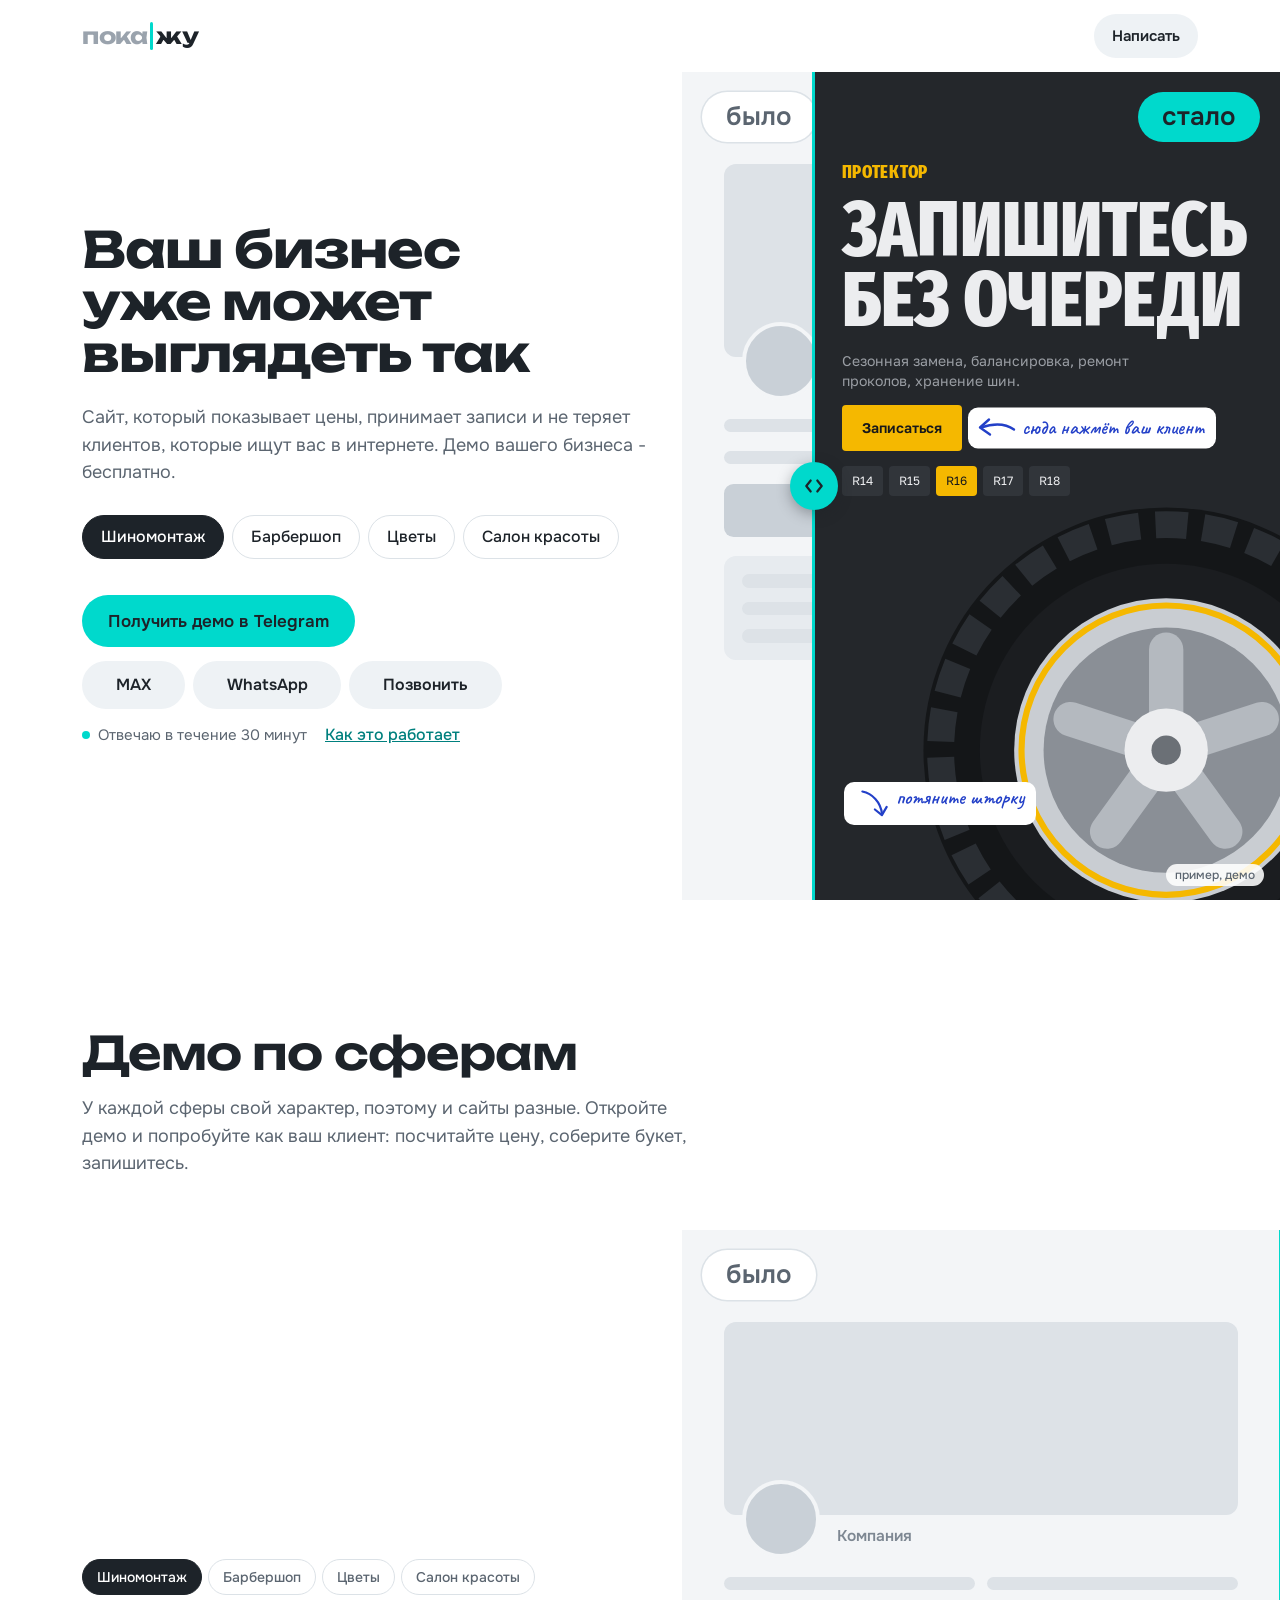
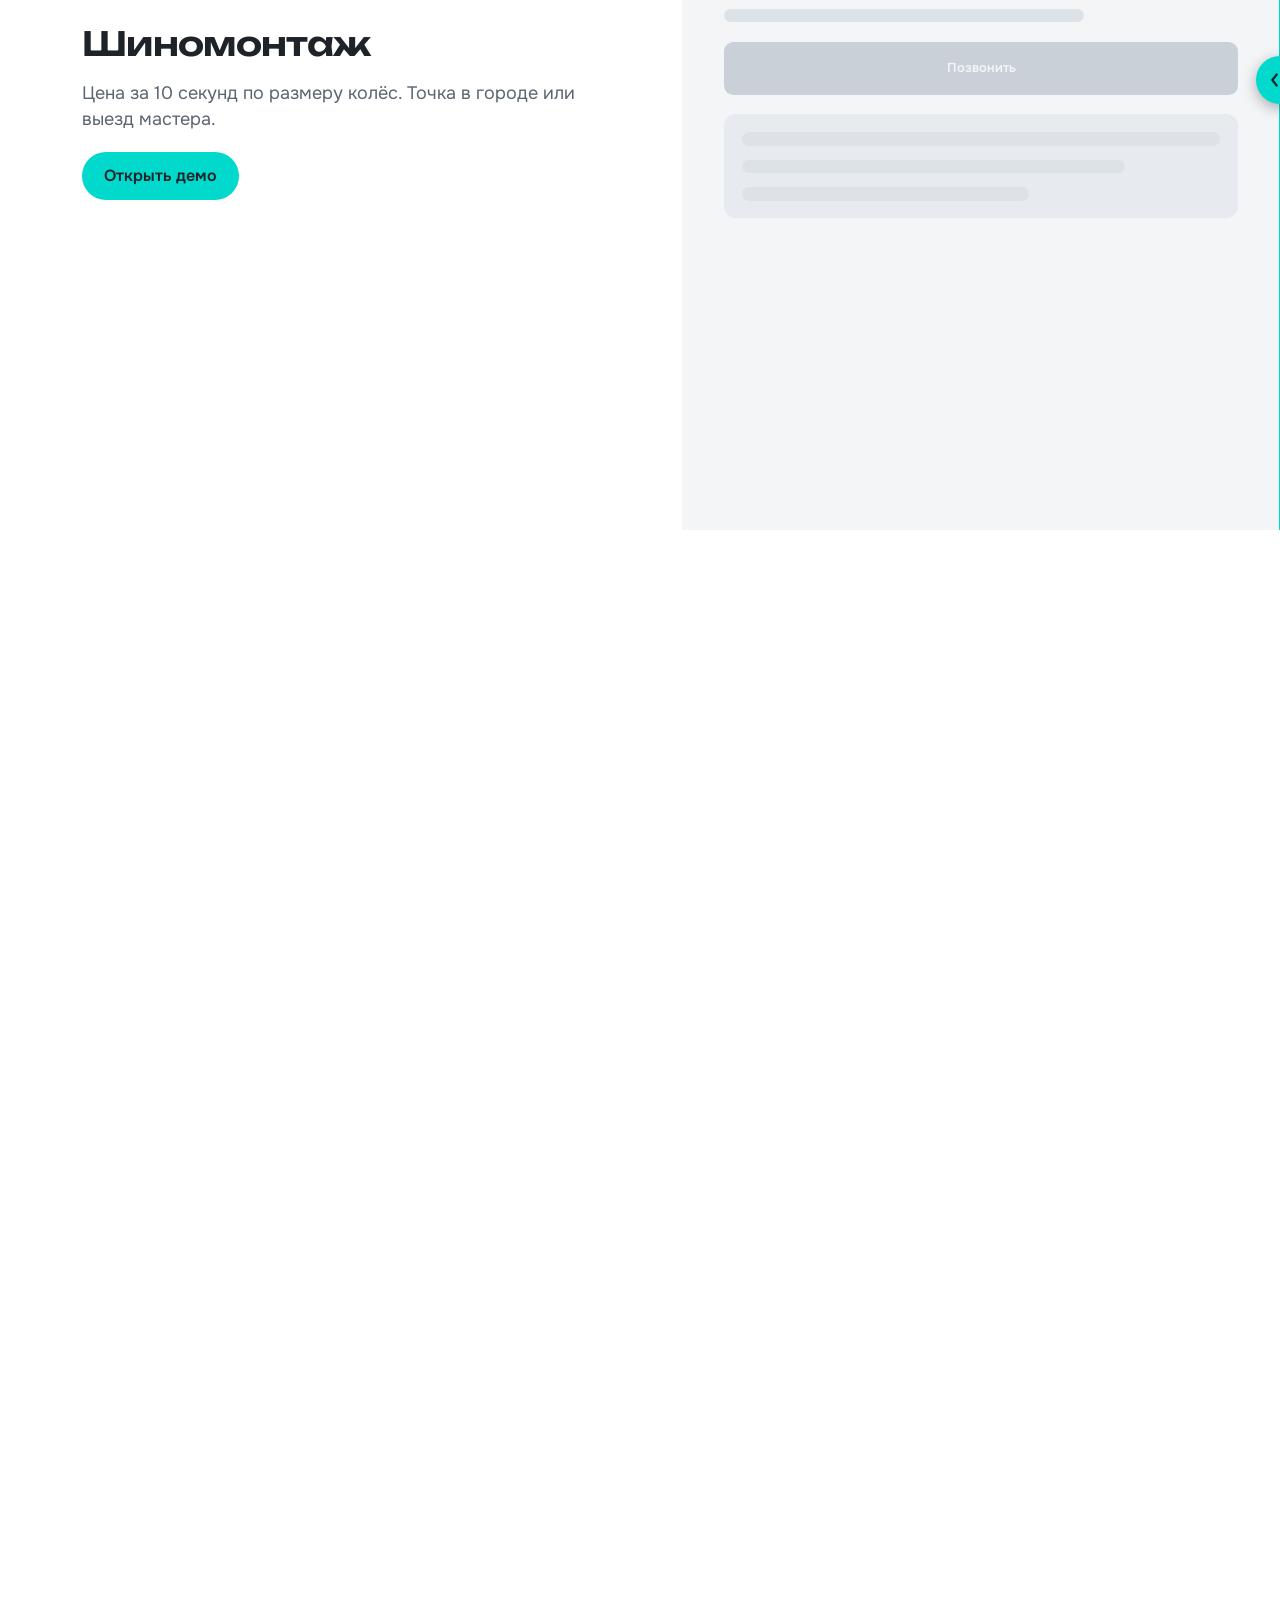
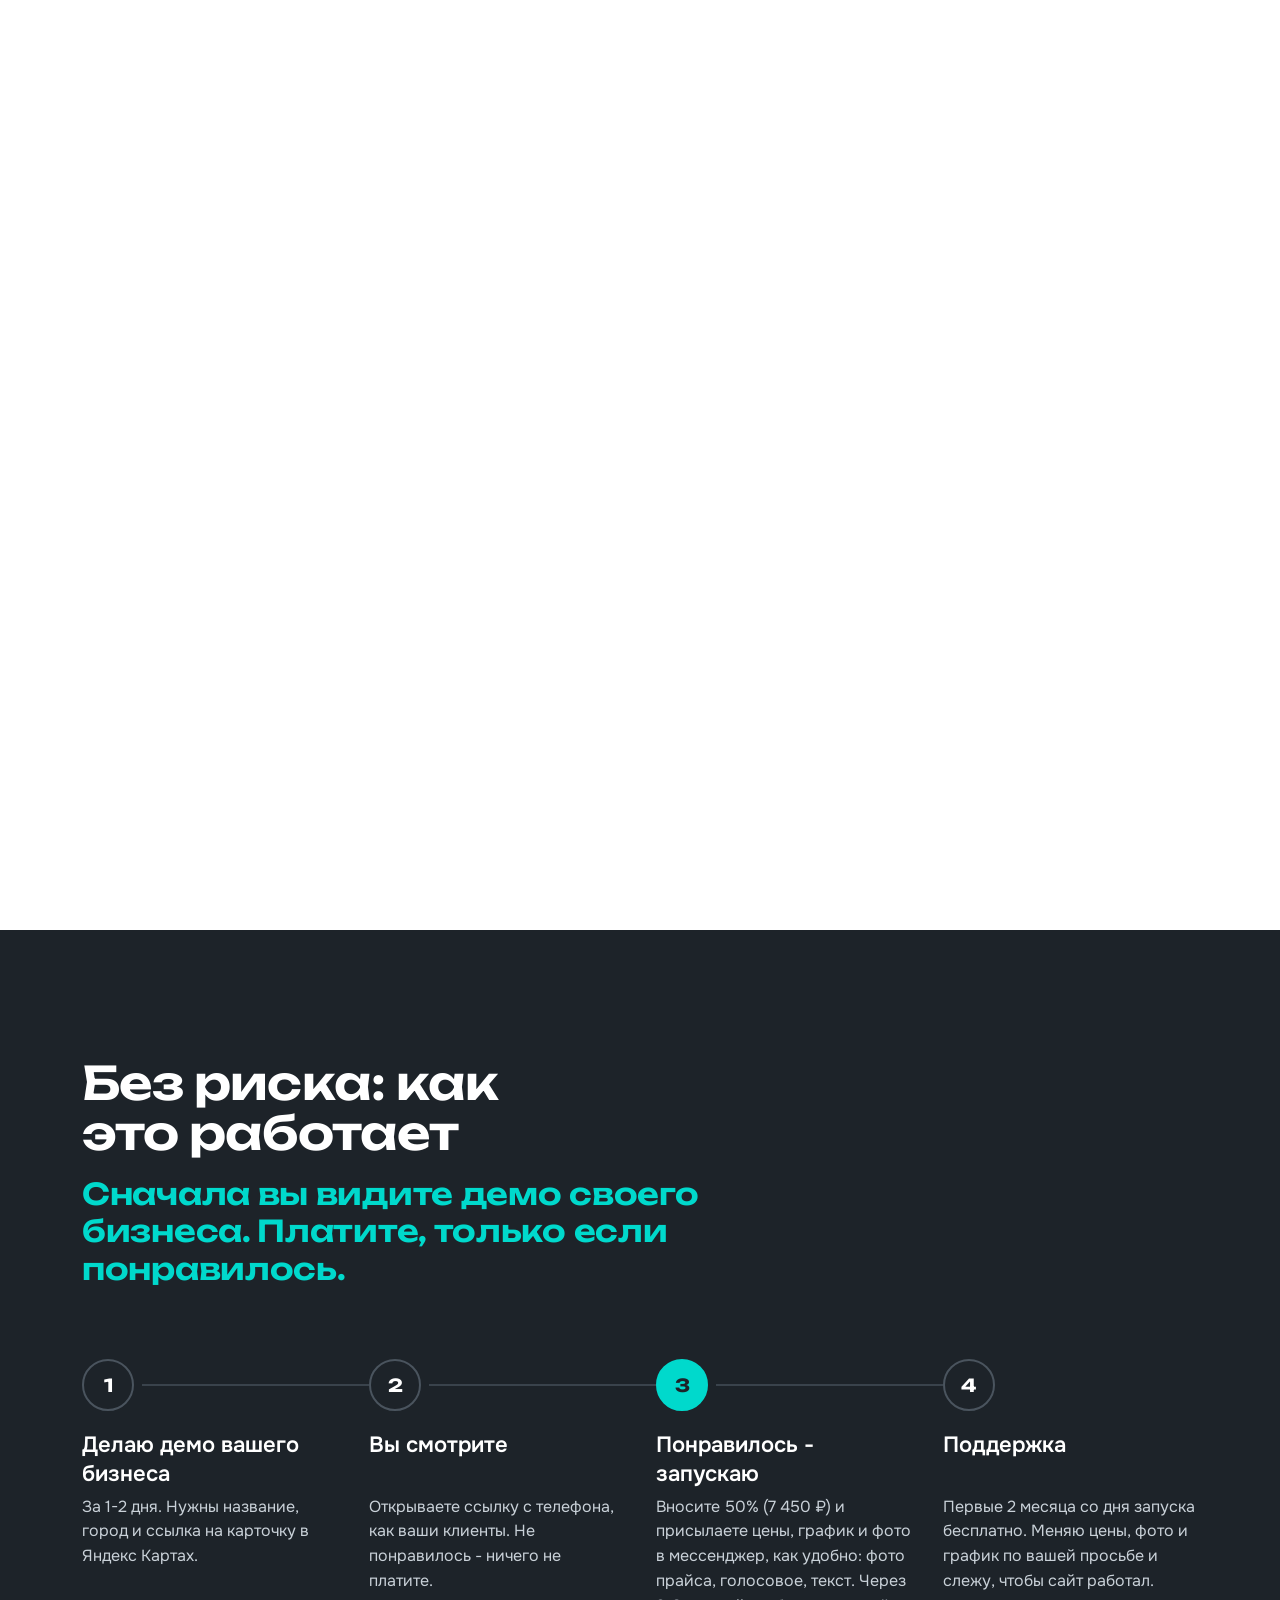
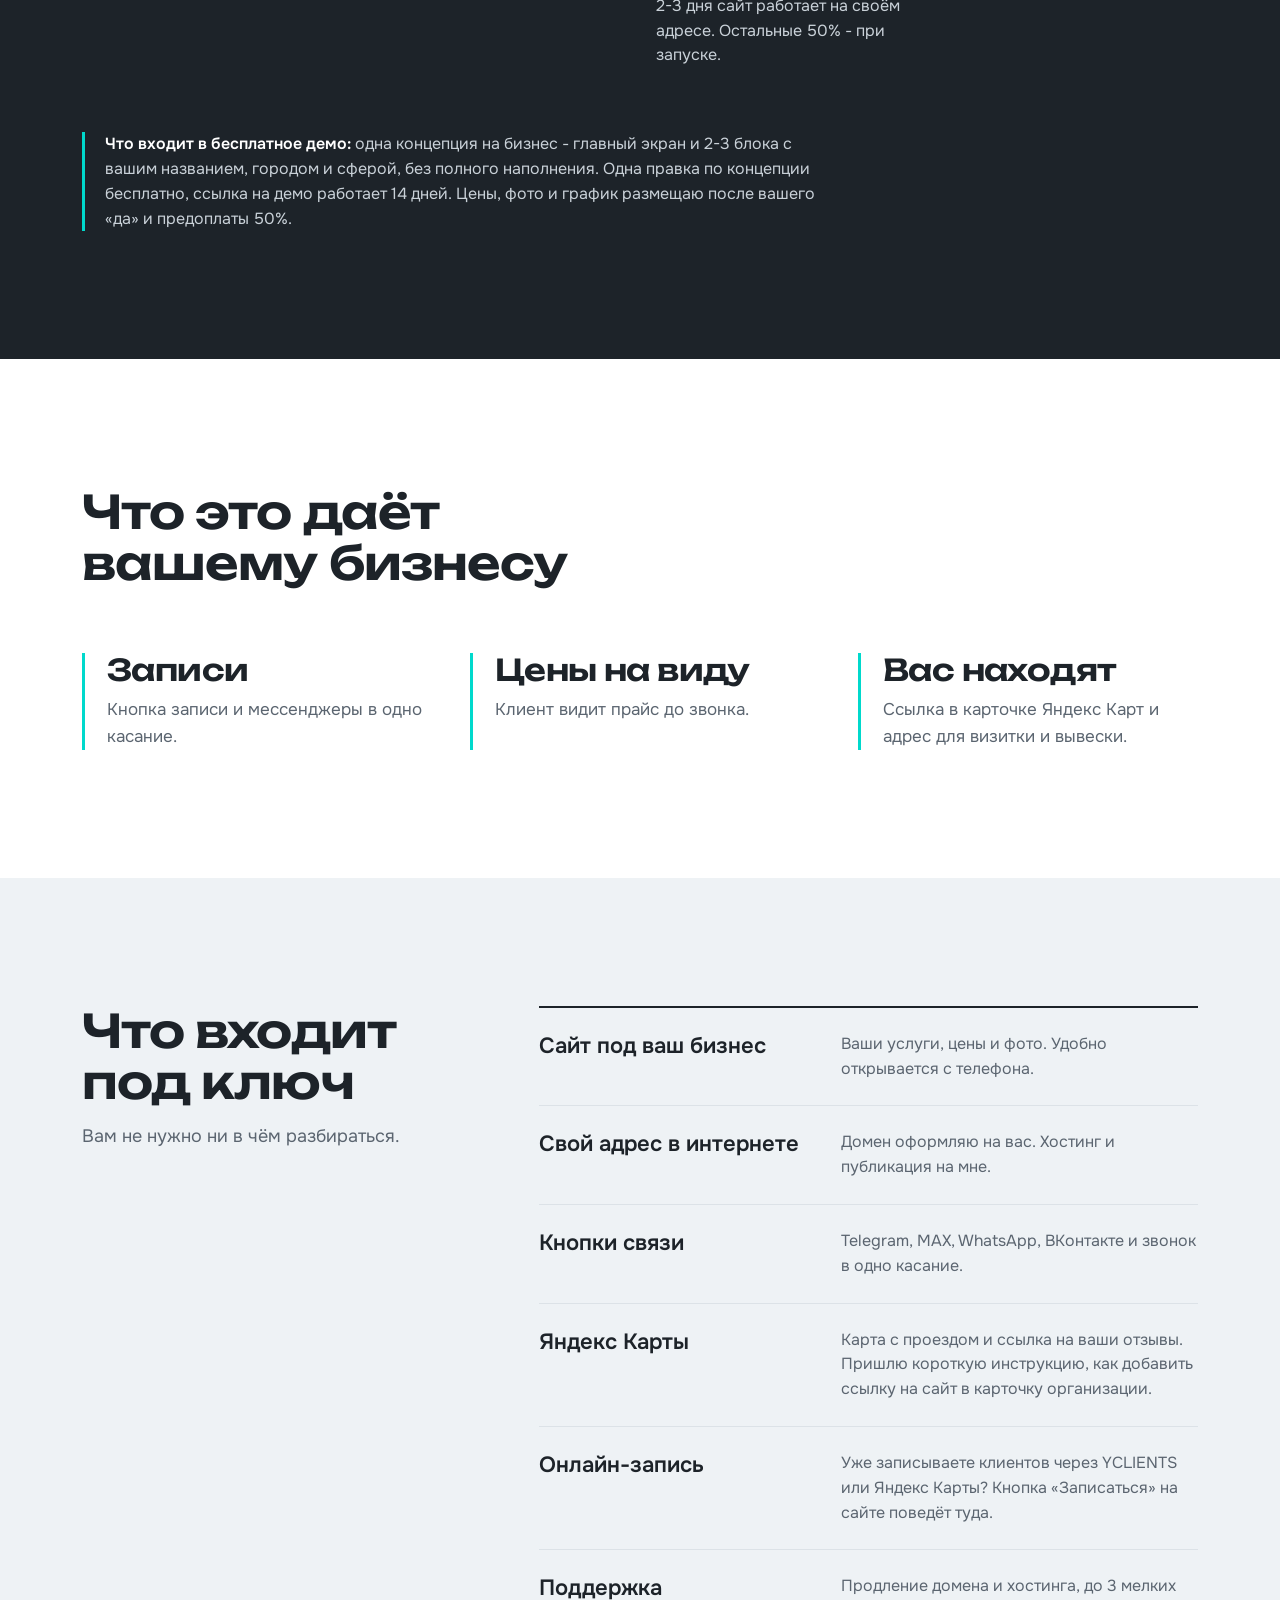
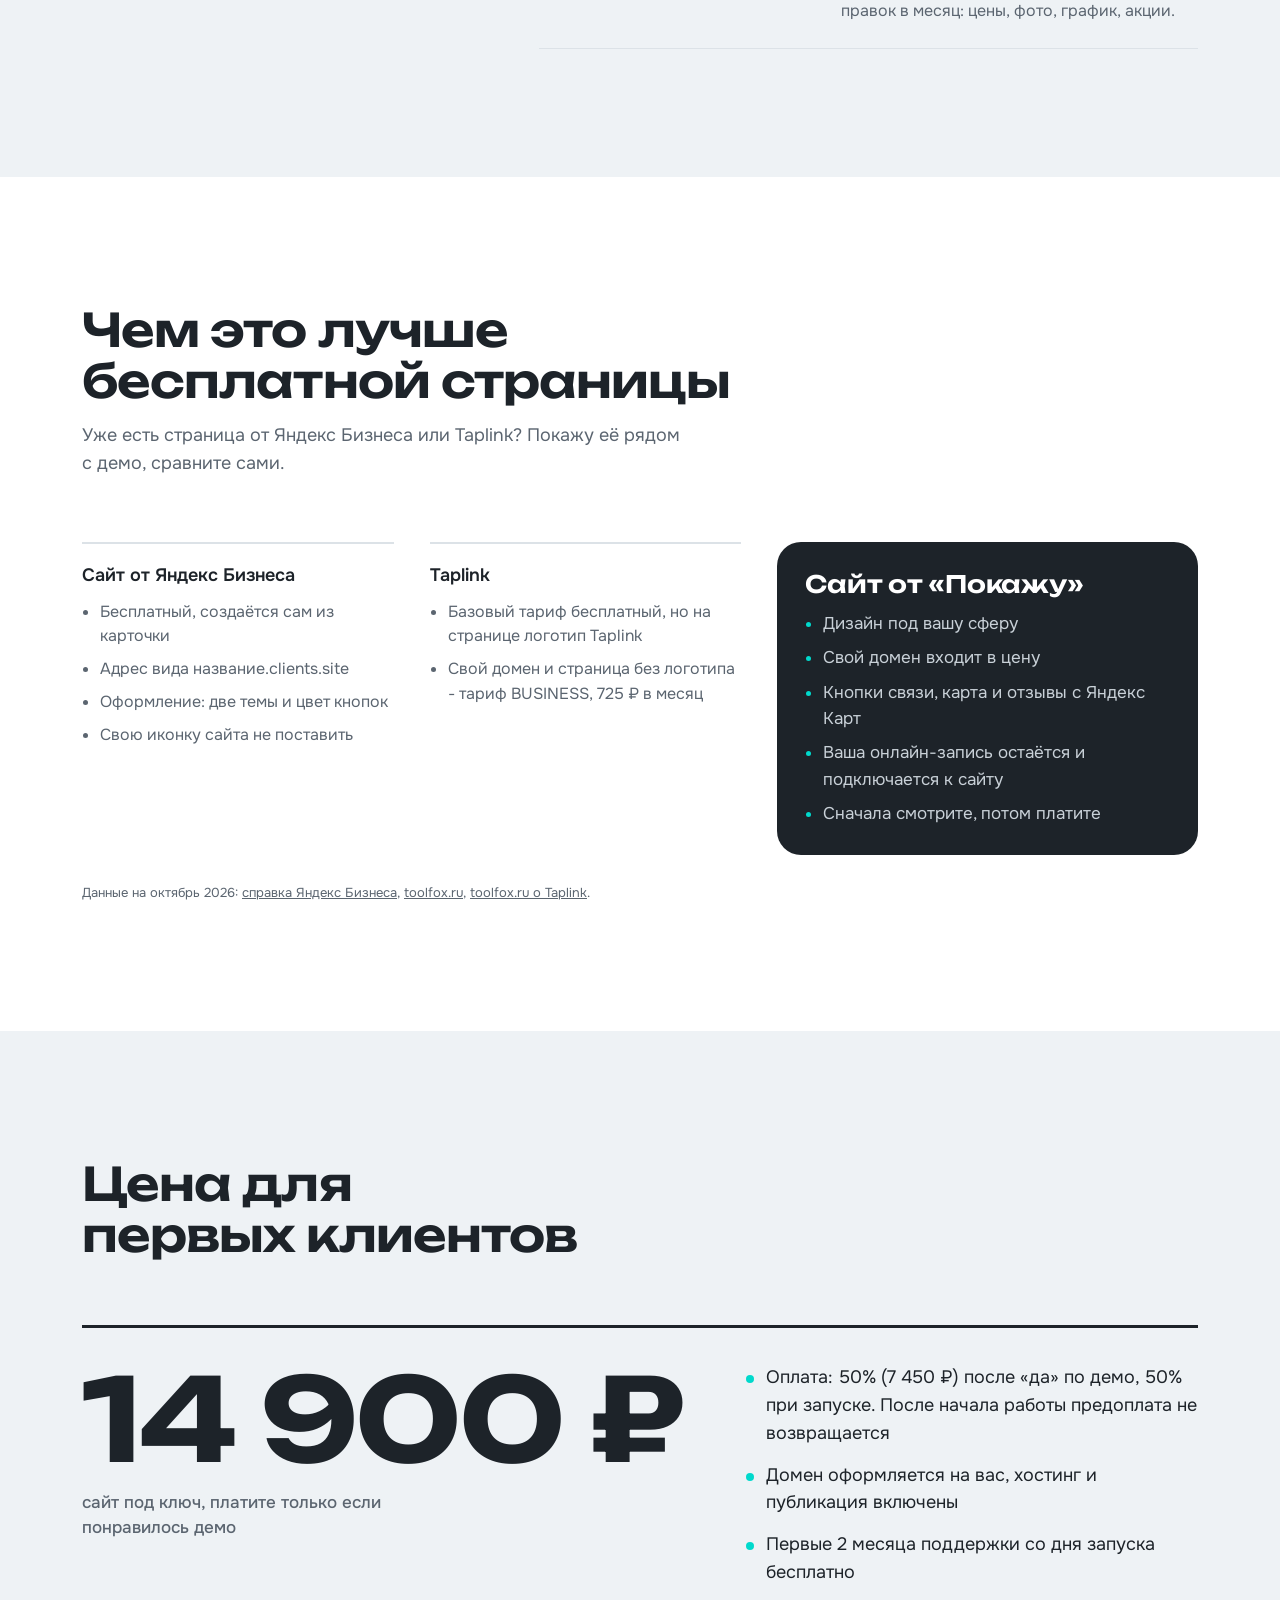
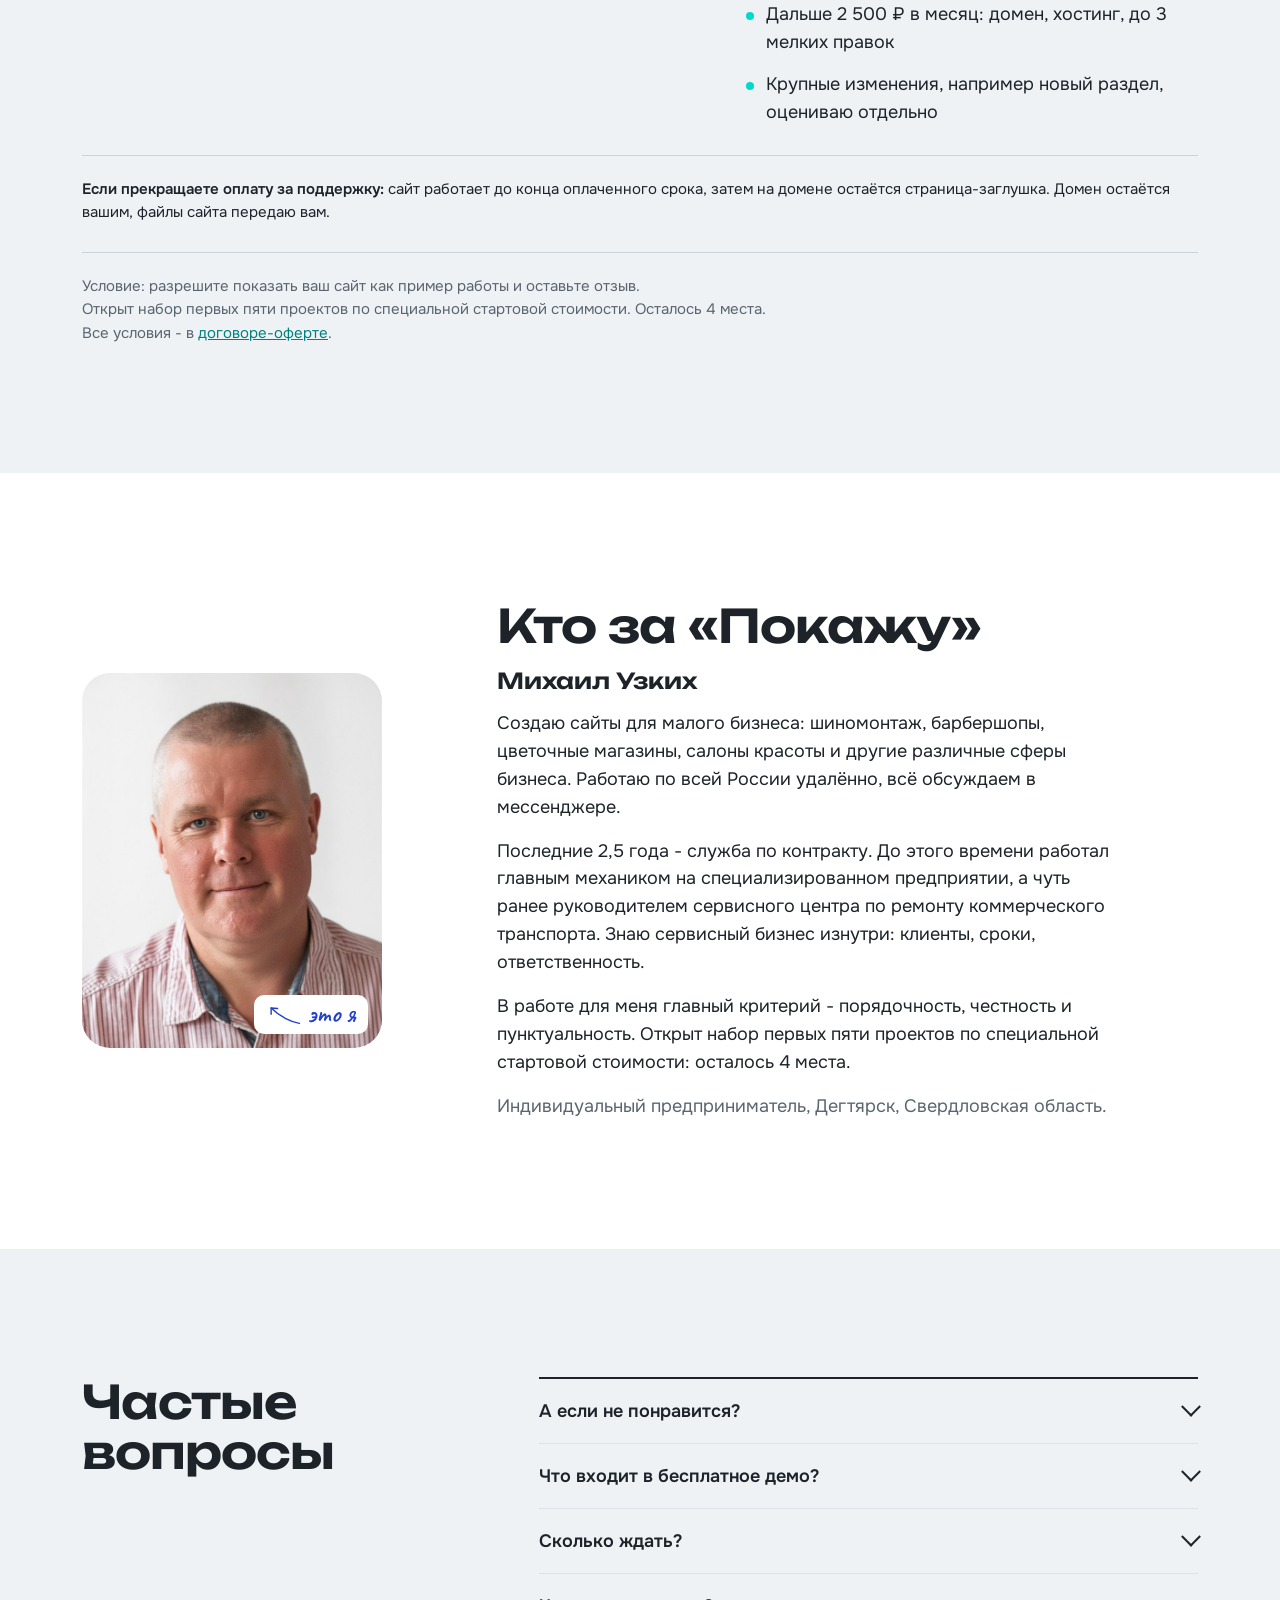
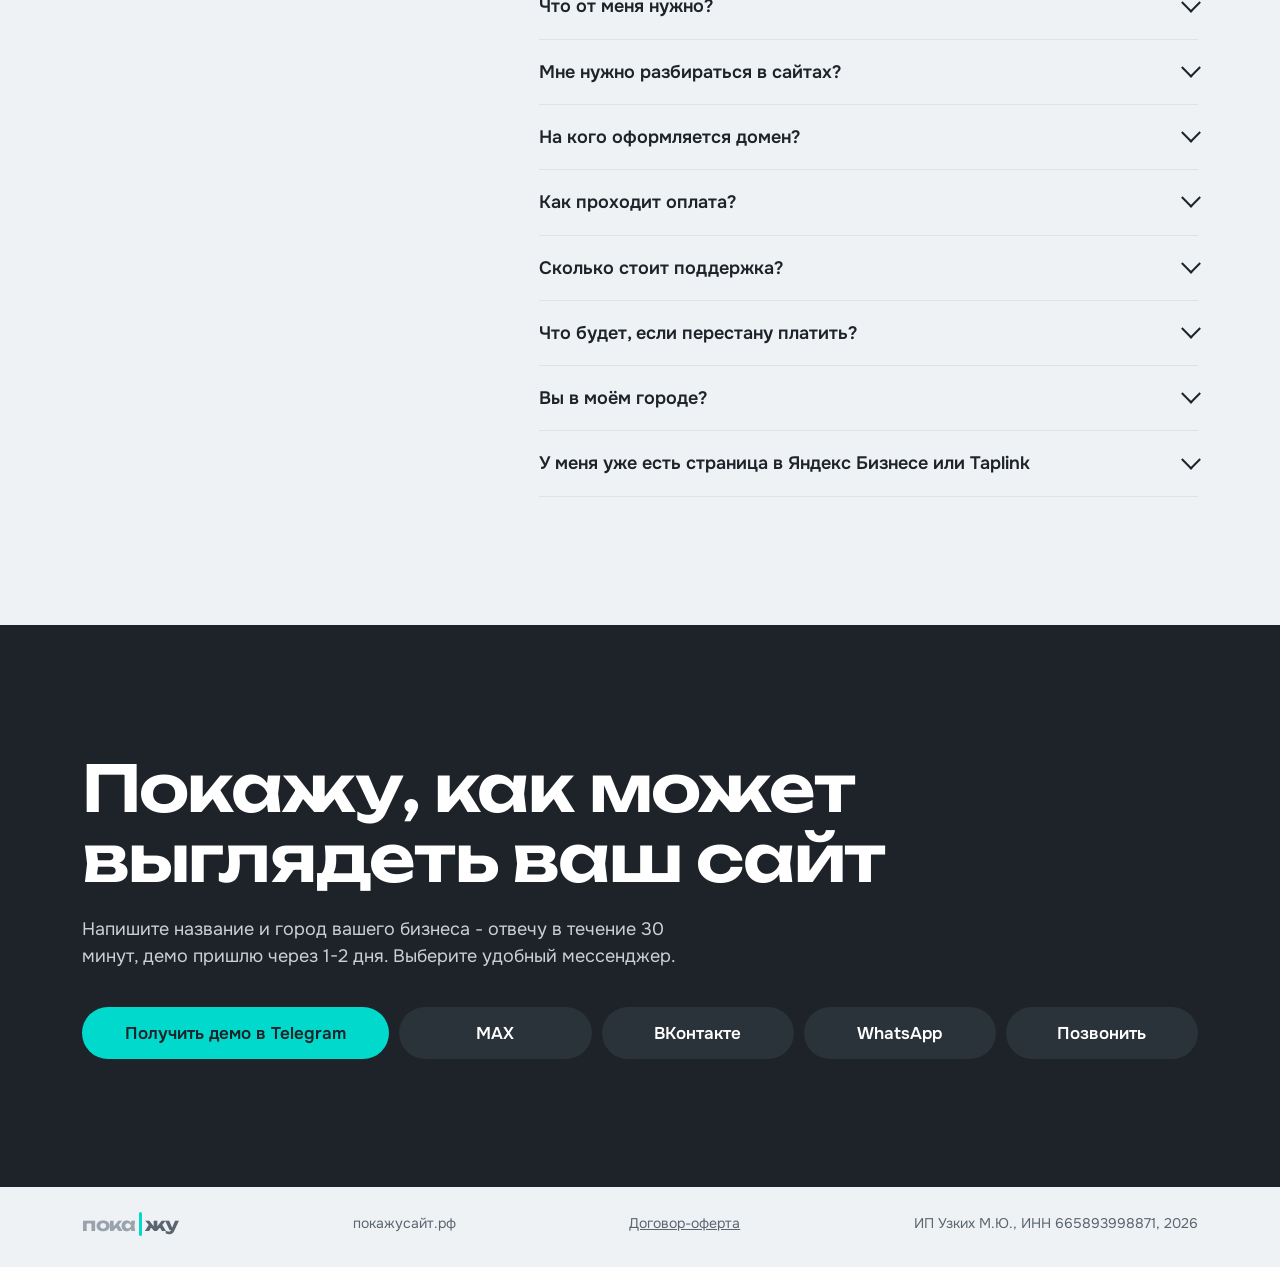
<file: site/v3/index.html>
<!doctype html>
<html lang="ru">
<head>
<meta charset="utf-8">
<meta name="viewport" content="width=device-width, initial-scale=1">
<meta name="robots" content="noindex, nofollow">
<title>Покажу - сайты для местного бизнеса</title>
<meta name="description" content="Сначала вы видите готовый сайт своего бизнеса - платите, только если понравится. Сайт под ключ для шиномонтажа, барбершопа, цветочного магазина, салона красоты.">
<link rel="icon" href="data:image/svg+xml,%3Csvg xmlns='http://www.w3.org/2000/svg' viewBox='0 0 32 32'%3E%3Crect width='32' height='32' rx='8' fill='%231D2329'/%3E%3Crect x='14' y='5' width='4' height='22' rx='2' fill='%2300D9CC'/%3E%3C/svg%3E">
<link href="../../fonts/fonts.css" rel="stylesheet">
<style>
  :root {
    --white: #FFFFFF;
    --glass: #EEF2F5;
    --graphite: #1D2329;
    --muted: #5B6570;
    --before: #9AA3AD;
    --accent: #00D9CC;
    --accent-ink: #00807E;
    --pen: #2340C8;
    --line: #DCE2E7;
    --on-dark: #C9D1D8;

    --display: "Unbounded", system-ui, sans-serif;
    --text: "Onest", system-ui, sans-serif;
    --hand: "Caveat", cursive;

    --gutter: 20px;
    --max: 1180px;
    --head-h: 72px;
    --vw: 100vw;
    --edge: max(var(--gutter), calc((var(--vw) - var(--max)) / 2 + var(--gutter)));
    --pad-y: clamp(72px, 10vw, 148px);
  }

  *, *::before, *::after { box-sizing: border-box; }
  html { -webkit-text-size-adjust: 100%; scroll-behavior: smooth; }
  body { margin: 0; background: var(--white); color: var(--graphite); font: 400 17px/1.55 var(--text); overflow-x: clip; }
  img, svg { display: block; }
  a { color: var(--accent-ink); }
  :focus-visible { outline: 3px solid var(--pen); outline-offset: 3px; border-radius: 6px; }

  .wrap { max-width: var(--max); margin: 0 auto; padding: 0 var(--gutter); }

  h1, h2 { font-family: var(--display); margin: 0; letter-spacing: -0.02em; text-wrap: balance; }
  h1 { font-weight: 700; font-size: clamp(34px, 3.9vw, 56px); line-height: 1.04; }
  h2 { font-weight: 600; font-size: clamp(27px, 3.6vw, 50px); line-height: 1.1; max-width: 17ch; }
  h3 { font: 600 19px/1.3 var(--text); margin: 0; }
  p { margin: 0; }
  .lead { color: var(--muted); max-width: 34em; }

  /* ---------- Кнопки ---------- */
  .btn {
    display: inline-flex; align-items: center; justify-content: center; gap: 10px;
    min-height: 52px; padding: 0 26px;
    border-radius: 999px; border: 0;
    font: 600 17px/1 var(--text); text-decoration: none; cursor: pointer;
  }
  .btn-main { background: var(--accent); color: var(--graphite); }
  .btn-main:hover { background: #00C4B8; }
  .btn-quiet { background: var(--glass); color: var(--graphite); }
  .btn-quiet:hover { background: #E2E8ED; }
  .btn svg { width: 20px; height: 20px; }

  /* Свечение и волна на кнопках (решение 8 октября) */
  .btn, .niche {
    position: relative; overflow: hidden; isolation: isolate;
    --ripple: rgba(0, 217, 204, .42);
    transition: box-shadow .25s ease, background-color .2s ease, border-color .2s ease;
  }
  .btn-main { --ripple: rgba(255, 255, 255, .7); animation: glow 2.4s ease-in-out infinite; }
  @keyframes glow {
    0%, 100% { box-shadow: 0 0 0 0 rgba(0, 217, 204, 0), 0 8px 26px -6px rgba(0, 217, 204, .65); }
    50% { box-shadow: 0 0 0 9px rgba(0, 217, 204, .22), 0 10px 40px -4px rgba(0, 217, 204, .9); }
  }
  .btn-main:hover, .btn-main:focus-visible {
    animation: none;
    box-shadow: 0 0 0 11px rgba(0, 217, 204, .26), 0 12px 48px -4px rgba(0, 217, 204, .95);
  }
  .btn-quiet:hover, .niche:hover { box-shadow: 0 0 0 5px rgba(0, 217, 204, .2), 0 0 28px rgba(0, 217, 204, .4); }
  .niche[aria-pressed="true"] { --ripple: rgba(255, 255, 255, .5); }
  .ripple {
    position: absolute; z-index: -1; border-radius: 50%;
    background: var(--ripple); transform: scale(0); opacity: 1;
    animation: ripple .7s cubic-bezier(.2, .7, .3, 1) forwards; pointer-events: none;
  }
  @keyframes ripple { to { transform: scale(1); opacity: 0; } }

  /* ---------- Логотип и шапка ---------- */
  .logo {
    display: inline-flex; align-items: stretch;
    font: 700 22px/1 var(--display); letter-spacing: -0.02em;
    color: var(--graphite); text-decoration: none;
  }
  .logo .was { color: var(--before); }
  .logo .cut { width: 3px; margin: -3px 3px; border-radius: 2px; background: var(--accent); }

  .top { height: var(--head-h); display: flex; align-items: center; }
  .top .wrap { width: 100%; display: flex; align-items: center; justify-content: space-between; gap: 16px; }
  .top .btn { min-height: 44px; padding: 0 18px; font-size: 15px; }

  /* ---------- Шторка: сцена ---------- */
  .stage {
    --p: 34%;
    position: relative; overflow: hidden; container-type: inline-size;
    background: #F3F5F7; touch-action: pan-y; user-select: none; -webkit-user-select: none; cursor: ew-resize;
  }
  .layer { position: absolute; inset: 0; isolation: isolate; }
  .layer.after { z-index: 1; }
  .layer.before { z-index: 2; clip-path: inset(0 calc(100% - var(--p)) 0 0); }
  .tag {
    position: absolute; top: 20px; z-index: 3;
    padding: 12px 24px; border-radius: 999px;
    font: 600 26px/1 var(--text); pointer-events: none;
  }
  .tag-before { left: 20px; background: var(--white); color: var(--muted); box-shadow: 0 0 0 1.5px var(--line); }
  .tag-after { right: 20px; background: var(--accent); color: var(--graphite); }
  .demo-tag { position: absolute; right: 16px; bottom: 14px; z-index: 3; font: 500 12px/1 var(--text); padding: 5px 9px; border-radius: 999px; background: rgba(255,255,255,.88); color: var(--muted); pointer-events: none; }

  .handle {
    position: absolute; top: 0; bottom: 0; left: var(--p); z-index: 5;
    width: 56px; margin-left: -28px;
    display: grid; place-items: center;
    background: none; border: 0; padding: 0; cursor: ew-resize;
  }
  .handle::before { content: ""; position: absolute; top: 0; bottom: 0; left: 50%; width: 3px; margin-left: -1.5px; background: var(--accent); }
  .handle span {
    position: relative; width: 48px; height: 48px; border-radius: 50%;
    background: var(--accent); display: grid; place-items: center;
    box-shadow: 0 4px 14px rgba(29, 35, 41, .35);
  }
  .handle svg { width: 22px; height: 22px; }
  .handle:focus-visible { outline: none; }
  .handle:focus-visible span { outline: 3px solid var(--pen); outline-offset: 3px; }

  /* Пометки синей ручкой */
  .pen {
    position: absolute; z-index: 6; display: flex; align-items: flex-start; gap: 6px;
    font: 600 clamp(20px, 3.3cqw, 28px)/1 var(--hand); color: var(--pen);
    background: var(--white); padding: 6px 12px 7px; border-radius: 10px; white-space: nowrap; pointer-events: none;
  }
  .pen svg { width: 34px; height: 28px; flex: none; }
  .pen-hint { bottom: 9%; left: calc(var(--p) + 30px); transition: opacity .3s ease; }
  .pen-hint svg { order: -1; transform: scaleX(-1) rotate(-12deg); margin-top: 2px; }
  .stage-hero { --rest: 22%; --p: var(--rest); }
  .stage-hero .as { padding-left: calc(var(--rest) + 28px); }
  @media (max-width: 759px) {
    .stage-hero { --rest: 30%; }
    .stage-hero .as { padding-left: calc(var(--rest) + 16px); }
  }
  @container (max-width: 560px) {
    .tag { top: 16px; padding: 10px 20px; font-size: 22px; }
    .tag-before { left: 16px; }
    .tag-after { right: 16px; }
    .stage-hero .as-tire .as-h { font-size: 11.4cqw; }
  }
  .stage.touched .pen-hint { opacity: 0; }

  /* «Было»: шаблонная страница */
  .bs { height: 100%; padding: clamp(92px, 14cqw, 120px) 7cqw 0; background: #F3F5F7; color: var(--before); display: grid; gap: 3.2cqw; align-content: start; font: 400 clamp(13px, 2cqw, 17px)/1.4 var(--text); }
  .bs-cover { aspect-ratio: 16 / 6; border-radius: 2cqw; background: #DDE2E7; }
  .bs-head { display: flex; gap: 3cqw; align-items: center; margin-top: -9cqw; padding-left: 3cqw; }
  .bs-ava { flex: none; width: 13cqw; height: 13cqw; border-radius: 50%; background: #C9D0D7; border: .8cqw solid #F3F5F7; }
  .bs-title { font-weight: 600; font-size: clamp(14px, 2.6cqw, 22px); color: #7D8792; padding-top: 6cqw; }
  .bs-bar { height: 2.2cqw; min-height: 8px; border-radius: 1.2cqw; background: #DDE2E7; }
  .bs-row { display: flex; gap: 2cqw; }
  .bs-row .bs-bar { flex: 1; }
  .bs-btn { height: clamp(40px, 9cqw, 72px); border-radius: 1.6cqw; background: #C9D0D7; display: grid; place-items: center; color: #F3F5F7; font-weight: 600; }
  .bs-list { display: grid; gap: 2.4cqw; padding: 3cqw; border-radius: 2cqw; background: #E7EBEF; }

  /* «Стало»: сцены демо */
  .as-wrap { position: absolute; inset: 0; opacity: 0; visibility: hidden; transition: opacity .35s ease, visibility 0s .35s; }
  .as-wrap.is-on { opacity: 1; visibility: visible; transition: opacity .35s ease; }
  .as { position: absolute; inset: 0; overflow: hidden; padding: clamp(92px, 14cqw, 120px) clamp(20px, 7cqw, 64px) 0; }
  .as-body { position: relative; z-index: 2; display: flex; flex-direction: column; align-items: flex-start; gap: clamp(10px, 2.4cqw, 22px); max-width: 86%; }
  .as-name { font-size: clamp(13px, 2.3cqw, 21px); }
  .as-h { margin: 0; }
  .as-sub { font-size: clamp(14px, 2.1cqw, 19px); line-height: 1.45; max-width: 30em; }
  .as-act { position: relative; display: flex; align-items: center; }
  .as-btn { display: inline-block; padding: clamp(12px, 1.9cqw, 18px) clamp(20px, 3.2cqw, 32px); font-size: clamp(14px, 2.2cqw, 20px); font-weight: 600; }
  .as-chips { display: flex; flex-wrap: wrap; gap: clamp(6px, 1cqw, 10px); }
  .as-chips span { padding: clamp(6px, 1cqw, 10px) clamp(10px, 1.6cqw, 16px); font-size: clamp(12px, 1.9cqw, 17px); }
  .as-ph { position: absolute; left: 0; right: 0; bottom: 0; width: 100%; height: 48%; object-fit: cover; }
  .as .pen { left: calc(100% + 6px); top: 50%; transform: translateY(-50%); align-items: center; padding-left: 8px; display: none; }
  .stage-hero .as .pen { display: flex; }
  .as .pen svg { order: -1; width: 40px; height: 28px; }
  /* Кнопка демо мягко пульсирует: взгляд идёт к ней, пометка показывает куда */
  .as-tire { --ring: #F5B800; }
  .as-barber { --ring: #C29A5B; }
  .as-flowers { --ring: #E7B7B4; }
  .as-salon { --ring: #1A1A1A; }
  .stage-hero .as-btn { animation: ring 2.2s ease-out infinite; }
  @keyframes ring { 0% { box-shadow: 0 0 0 0 var(--ring); } 70%, 100% { box-shadow: 0 0 0 16px transparent; } }
  @container (max-width: 560px) { .as .pen, .stage-hero .as .pen { display: none; } }

  .as-tire { background: #24272B; color: #ECEDEF; font-family: "Golos Text", var(--text); }
  .as-tire .as-name { color: #F5B800; font: 800 clamp(16px, 3cqw, 26px)/1 "Fira Sans Extra Condensed", sans-serif; letter-spacing: .04em; }
  .as-tire .as-h { font: 800 clamp(44px, 13cqw, 118px)/.9 "Fira Sans Extra Condensed", sans-serif; text-transform: uppercase; }
  .as-tire .as-sub { color: #9A9EA4; }
  .as-tire .as-btn { background: #F5B800; color: #17181A; border-radius: 4px; }
  .as-tire .as-chips span { background: #31353A; color: #ECEDEF; border-radius: 4px; }
  .as-tire .as-chips span.on { background: #F5B800; color: #17181A; }
  .as-tire .wheel { position: absolute; z-index: 1; width: 82cqw; right: -22cqw; bottom: -16cqw; }

  .as-barber { background: #16130F; color: #EDE3D1; }
  .as-barber .as-name { font: 400 clamp(14px, 2.6cqw, 22px)/1 "Prata", serif; color: #C29A5B; letter-spacing: .12em; }
  .as-barber .as-h { font: 400 clamp(30px, 6.8cqw, 62px)/1.1 "Prata", serif; }
  .as-barber .as-btn { border: 1px solid #C29A5B; color: #C29A5B; border-radius: 0; }
  .as-barber .as-ph { object-position: 50% 14%; height: 50%; border-top: 2px solid #C29A5B; }

  .as-flowers { background: #FBF3F1; color: #5A3E44; }
  .as-flowers .as-name { font: 500 clamp(18px, 3.2cqw, 28px)/1 "Cormorant Garamond", serif; font-style: italic; }
  .as-flowers .as-h { font: 500 clamp(32px, 7.6cqw, 70px)/1.02 "Cormorant Garamond", serif; color: #4A2F36; }
  .as-flowers .as-sub { color: #8E7277; }
  .as-flowers .as-btn { background: #E7B7B4; color: #4A2F36; border-radius: 999px; }
  .as-flowers .as-chips span { background: #F3DEDB; color: #6E4D53; border-radius: 999px; }
  .as-flowers .as-ph { left: auto; right: 7cqw; width: 52cqw; height: 46%; border-radius: 999px 999px 0 0; object-position: 50% 30%; }

  .as-salon { background: #F6F1EA; color: #1A1A1A; font-family: var(--text); }
  .as-salon .as-name { font: 400 clamp(14px, 2.4cqw, 21px)/1 "Tenor Sans", sans-serif; letter-spacing: .2em; }
  .as-salon .as-h { font: 400 clamp(28px, 6.4cqw, 58px)/1.1 "Tenor Sans", sans-serif; }
  .as-salon .as-btn { background: #1A1A1A; color: #F6F1EA; border-radius: 0; }
  .as-salon .tabs { display: flex; border-bottom: 1px solid #D9CFC2; font-size: clamp(13px, 2cqw, 18px); }
  .as-salon .tabs span { padding: 8px 14px 10px 0; margin-right: 8px; color: #8B8276; }
  .as-salon .tabs span.on { color: #1A1A1A; box-shadow: inset 0 -2px #1A1A1A; }
  .as-salon .as-ph { height: 44%; object-position: 50% 48%; }

  /* ---------- Первый экран ---------- */
  .hero { display: grid; grid-template-areas: "text" "stage" "actions"; }
  .hero-text { grid-area: text; display: grid; gap: 18px; align-content: start; padding: 12px var(--gutter) 28px; }
  .niches { display: flex; flex-wrap: wrap; gap: 8px; margin: 4px 0 0; padding: 0; list-style: none; }
  .niche {
    min-height: 44px; padding: 0 18px; border-radius: 999px;
    border: 1.5px solid var(--line); background: var(--white); color: var(--graphite);
    font: 500 16px/1 var(--text); cursor: pointer;
  }
  .niche:hover { border-color: var(--graphite); }
  .niche[aria-pressed="true"] { background: var(--graphite); border-color: var(--graphite); color: var(--white); }
  .stage-hero { grid-area: stage; height: min(76svh, 640px); min-height: 460px; }
  .hero-actions { grid-area: actions; display: flex; flex-wrap: wrap; align-items: center; gap: 14px 18px; padding: 28px var(--gutter) 44px; }
  .contacts { display: flex; flex-wrap: wrap; gap: 8px; width: 100%; max-width: 420px; }
  .contacts .btn { flex: 1 1 auto; min-height: 48px; padding: 0 14px; font-size: 16px; }
  .reply { font-size: 15px; color: var(--muted); }
  .reply::before { content: ""; display: inline-block; width: 8px; height: 8px; margin-right: 8px; border-radius: 50%; background: var(--accent); vertical-align: 1px; }
  .hero-actions .more { font-weight: 500; font-size: 16px; }

  /* Липкая плашка связи (только телефон) */
  .dock {
    position: fixed; left: 0; right: 0; bottom: 0; z-index: 20;
    display: flex; gap: 8px; padding: 10px 12px calc(10px + env(safe-area-inset-bottom));
    background: rgba(255, 255, 255, .94); border-top: 1px solid var(--line);
    -webkit-backdrop-filter: blur(10px); backdrop-filter: blur(10px);
    transform: translateY(110%); transition: transform .25s ease; visibility: hidden;
  }
  .dock.is-on { transform: none; visibility: visible; }
  .dock .btn { min-height: 48px; padding: 0 14px; font-size: 16px; flex: 1 1 auto; }
  .dock .btn-main { flex: 2 1 auto; animation: none; box-shadow: none; }
  .dock .btn-call { flex: 0 0 48px; padding: 0; }

  /* ---------- Общие секции ---------- */
  .section { padding: var(--pad-y) 0; }
  .section-glass { background: var(--glass); }
  .section-head { display: grid; gap: 16px; margin-bottom: clamp(32px, 5vw, 64px); }

  /* ---------- Демо: закреплённые сцены ---------- */
  .demos-head { padding: var(--pad-y) 0 clamp(28px, 4vw, 56px); }
  .demos-head .section-head { margin: 0; }
  .scenes { position: relative; height: calc(100svh * 5); }
  .pin { position: sticky; top: 0; height: 100svh; overflow: hidden; background: var(--white); }
  .scene-item {
    position: absolute; inset: 0; display: grid; grid-template-rows: minmax(0, 1fr) auto;
    opacity: 0; visibility: hidden; pointer-events: none;
    transition: opacity .35s ease, visibility 0s .35s;
  }
  .scene-item.is-on { opacity: 1; visibility: visible; pointer-events: auto; transition: opacity .35s ease; }
  .scene-item .stage { grid-row: 1; }
  .info { grid-row: 2; display: grid; gap: 10px; justify-items: start; padding: 18px var(--gutter) 96px; background: var(--white); }
  .info p { color: var(--muted); font-size: 16px; line-height: 1.45; max-width: 30em; }
  .info h3 { font: 600 clamp(22px, 2.6vw, 34px)/1.15 var(--display); letter-spacing: -0.02em; }
  .info .btn { min-height: 48px; padding: 0 22px; font-size: 16px; margin-top: 4px; }
  .scene-nav { display: flex; flex-wrap: wrap; gap: 6px; margin: 0 0 4px; }
  .scene-nav button {
    min-height: 36px; padding: 0 14px; border-radius: 999px; cursor: pointer;
    border: 1.5px solid var(--line); background: var(--white); color: var(--muted);
    font: 500 14px/1 var(--text);
  }
  .scene-nav button[aria-current="true"] { border-color: var(--graphite); background: var(--graphite); color: var(--white); }

  /* ---------- Без риска (тёмная) ---------- */
  .risk { background: var(--graphite); color: var(--white); padding: var(--pad-y) 0; }
  .risk h2 { color: var(--white); }
  .promise { font: 600 clamp(20px, 2.4vw, 30px)/1.25 var(--display); max-width: 24ch; color: var(--accent); letter-spacing: -0.01em; }
  .steps { display: grid; gap: 0; margin: clamp(40px, 6vw, 72px) 0 0; padding: 0; list-style: none; counter-reset: step; }
  .step { position: relative; display: grid; grid-template-columns: 52px 1fr; align-content: start; gap: 18px; padding-bottom: 32px; }
  .step::before {
    counter-increment: step; content: counter(step);
    width: 52px; height: 52px; border-radius: 50%;
    display: grid; place-items: center;
    background: var(--graphite); border: 2px solid #4A545E; color: var(--white);
    font: 700 18px/1 var(--display); position: relative; z-index: 1;
  }
  .step::after { content: ""; position: absolute; left: 25.5px; top: 52px; bottom: 0; width: 2px; background: #3A434C; }
  .step:last-child::after { display: none; }
  .step:nth-child(3)::before { background: var(--accent); border-color: var(--accent); color: var(--graphite); }
  .step h3 { padding-top: 12px; color: var(--white); }
  .step p { color: var(--on-dark); font-size: 16px; margin-top: 6px; }
  .rules { margin-top: 12px; padding-left: 20px; border-left: 3px solid var(--accent); font-size: 16px; max-width: 46em; color: var(--on-dark); }
  .rules b { font-weight: 600; color: var(--white); }

  /* ---------- Что это даёт ---------- */
  .gains { display: grid; gap: 36px; margin: 0; padding: 0; list-style: none; }
  .gains li { padding-left: 22px; border-left: 3px solid var(--accent); display: grid; gap: 10px; align-content: start; }
  .gains h3 { font: 600 clamp(22px, 2.4vw, 30px)/1.15 var(--display); letter-spacing: -0.02em; }
  .gains p { color: var(--muted); font-size: 17px; max-width: 22em; }

  /* ---------- Под ключ ---------- */
  .incl-grid { display: grid; gap: 36px; }
  .included { display: grid; margin: 0; padding: 0; list-style: none; border-top: 2px solid var(--graphite); }
  .included li { display: grid; gap: 4px; padding: 20px 0; border-bottom: 1px solid var(--line); }
  .included p { color: var(--muted); font-size: 16px; }

  /* ---------- Сравнение ---------- */
  .compare { display: grid; gap: 28px; }
  .alt { padding-top: 20px; border-top: 2px solid var(--line); display: grid; gap: 12px; align-content: start; }
  .alt h3 { font-size: 18px; }
  .alt ul { margin: 0; padding: 0 0 0 18px; color: var(--muted); font-size: 16px; display: grid; gap: 8px; }
  .alt-ours { padding: 28px; border: 0; border-radius: 24px; background: var(--graphite); color: var(--white); }
  .alt-ours h3 { font: 600 clamp(20px, 2vw, 24px)/1.2 var(--display); letter-spacing: -0.01em; }
  .alt-ours ul { color: var(--on-dark); font-size: 17px; }
  .alt-ours ul li::marker { color: var(--accent); }
  .sources { margin-top: 28px; font-size: 13px; color: var(--muted); }
  .sources a { color: var(--muted); }

  /* ---------- Цена ---------- */
  .price-box { display: grid; gap: 28px; border-top: 3px solid var(--graphite); padding-top: 36px; }
  .price-main { font: 700 clamp(52px, 9vw, 120px)/.95 var(--display); letter-spacing: -0.03em; }
  .price-main small { display: block; font: 500 17px/1.45 var(--text); color: var(--muted); letter-spacing: 0; margin-top: 18px; max-width: 18em; }
  .price-list { margin: 0; padding: 0; list-style: none; display: grid; gap: 14px; align-content: start; }
  .price-list li { padding-left: 20px; position: relative; }
  .price-list li::before { content: ""; position: absolute; left: 0; top: .62em; width: 8px; height: 8px; border-radius: 50%; background: var(--accent); }
  .price-terms { font-size: 15px; color: var(--graphite); padding-top: 22px; border-top: 1px solid #CBD3DA; }
  .price-terms b { font-weight: 600; }
  .price-cond { font-size: 15px; color: var(--muted); padding-top: 22px; border-top: 1px solid #CBD3DA; }

  /* ---------- Кто за брендом ---------- */
  .about { display: grid; gap: 40px; }
  .photo-wrap { position: relative; width: min(100%, 300px); }
  .photo { display: block; width: 100%; height: auto; aspect-ratio: 4 / 5; border-radius: 28px; object-fit: cover; background: var(--glass); }
  .photo-wrap .note { position: absolute; right: 14px; bottom: 14px; display: flex; align-items: flex-start; gap: 6px; padding: 6px 12px 7px; border-radius: 10px; background: var(--white); font: 600 26px/1 var(--hand); color: var(--pen); }
  .photo-wrap .note svg { order: -1; width: 36px; height: 24px; margin-top: 2px; transform: scaleY(-1); }
  .about-text { display: grid; gap: 16px; max-width: 34em; }
  .about-text .name { font: 600 22px/1.2 var(--display); }

  /* ---------- Вопросы ---------- */
  .faq-grid { display: grid; gap: 28px; }
  .faq { border-top: 2px solid var(--graphite); }
  .faq details { border-bottom: 1px solid var(--line); }
  .faq summary {
    list-style: none; cursor: pointer;
    display: flex; justify-content: space-between; gap: 16px; align-items: center;
    padding: 20px 0; font: 600 18px/1.35 var(--text);
  }
  .faq summary::-webkit-details-marker { display: none; }
  .faq summary::after {
    content: ""; flex: none; width: 14px; height: 14px;
    border-right: 2px solid var(--graphite); border-bottom: 2px solid var(--graphite);
    transform: rotate(45deg) translate(-3px, -3px); transition: transform .2s ease;
  }
  .faq details[open] summary::after { transform: rotate(225deg) translate(-3px, -3px); }
  .faq details p { padding: 0 0 22px; color: var(--muted); max-width: 40em; }

  /* ---------- Финал ---------- */
  .final { background: var(--graphite); color: var(--white); padding: var(--pad-y) 0; }
  .final h2 { max-width: 14ch; font-size: clamp(32px, 5vw, 72px); color: var(--white); }
  .final .lead { color: var(--on-dark); margin-top: 22px; }
  .messengers { display: grid; gap: 10px; margin-top: 36px; max-width: 420px; }
  .messengers .btn { justify-content: flex-start; }
  .messengers .btn-quiet { background: #2A323A; color: var(--white); }
  .messengers .btn-quiet:hover { background: #343D46; }

  .foot { background: var(--glass); color: var(--muted); padding: 26px 0 32px; font-size: 14px; }
  .foot .wrap { display: flex; flex-wrap: wrap; gap: 10px 28px; align-items: center; justify-content: space-between; }
  .foot .logo { font-size: 18px; }
  .foot a { color: var(--muted); }

  /* ---------- Планшет ---------- */
  @media (min-width: 760px) {
    :root { --gutter: 32px; }
    body { font-size: 18px; }
    .gains { grid-template-columns: repeat(3, 1fr); gap: 48px; }
    .compare { grid-template-columns: 1fr 1fr 1.35fr; gap: 36px; align-items: start; }
    .about { grid-template-columns: 300px minmax(0, 1fr); gap: clamp(48px, 9vw, 140px); align-items: center; }
    .price-box { grid-template-columns: 1.1fr 1fr; column-gap: 64px; }
    .price-terms, .price-cond { grid-column: 1 / -1; }
    .messengers { grid-template-columns: 1.6fr 1fr 1fr 1fr 1fr; max-width: none; }
    .messengers .btn { justify-content: center; padding: 0 16px; }
    .steps { grid-template-columns: repeat(4, 1fr); gap: 32px; }
    .step { grid-template-columns: 1fr; gap: 20px; padding-bottom: 0; }
    .step::after { left: 60px; right: -32px; top: 25px; bottom: auto; width: auto; height: 2px; }
    .step h3 { padding-top: 0; min-height: 2.6em; }
    .dock { display: none; }
  }

  /* ---------- Десктоп ---------- */
  @media (min-width: 1040px) {
    h3 { font-size: 22px; }
    .hero {
      grid-template-columns: calc(var(--edge) + 600px) minmax(0, 1fr); grid-template-rows: 1fr auto auto 1fr;
      grid-template-areas: "gap1 stage" "text stage" "actions stage" "gap2 stage";
      min-height: max(660px, calc(100svh - var(--head-h)));
    }
    .hero-text { padding: 0 36px 0 var(--edge); gap: 24px; }
    .hero-actions { padding: 36px 36px 0 var(--edge); }
    .stage-hero { height: auto; min-height: 0; }

    .scene-item { grid-template-rows: minmax(0, 1fr); grid-template-columns: calc(var(--edge) + 600px) minmax(0, 1fr); }
    .scene-item .stage { grid-row: 1; grid-column: 2; }
    .info { grid-row: 1; grid-column: 1; align-content: center; gap: 16px; padding: 0 36px 0 var(--edge); }
    .info p { font-size: 18px; }
    .scene-nav { margin-bottom: 14px; }

    .incl-grid { grid-template-columns: 4fr 7fr; gap: 80px; align-items: start; }
    .incl-grid .section-head { position: sticky; top: 40px; margin: 0; }
    .included li { grid-template-columns: 15em 1fr; gap: 32px; padding: 24px 0; }
    .faq-grid { grid-template-columns: 4fr 7fr; gap: 80px; align-items: start; }
    .faq-grid .section-head { position: sticky; top: 40px; margin: 0; }
  }

  @media (prefers-reduced-motion: reduce) {
    html { scroll-behavior: auto; }
    .as-wrap, .as-wrap.is-on, .faq summary::after, .scene-item, .scene-item.is-on { transition: none; }
    .btn-main { animation: none; box-shadow: 0 6px 22px -8px rgba(0, 217, 204, .55); }
    .stage-hero .as-btn { animation: none; }
    .ripple { display: none; }
    .dock { transition: none; }
    /* без закрепления: демо идут друг за другом */
    .scenes { height: auto; }
    .pin { position: static; height: auto; overflow: visible; }
    .scene-item { position: relative; inset: auto; opacity: 1; visibility: visible; pointer-events: auto; grid-template-rows: auto auto; }
    .scene-item .stage { height: min(70svh, 560px); }
    .info { padding-bottom: 40px; }
    .scene-nav { display: none; }
    @media (min-width: 1040px) { .scene-item { min-height: 80svh; grid-template-rows: none; } .scene-item .stage { height: auto; } .info { padding-bottom: 0; } }
  }
</style>
</head>
<body>

<header class="top">
  <div class="wrap">
    <a class="logo" href="#" aria-label="Покажу, на главную"><span class="was">пока</span><span class="cut" aria-hidden="true"></span><span>жу</span></a>
    <a class="btn btn-quiet" href="#kontakty">Написать</a>
  </div>
</header>

<main>
  <!-- 1. Первый экран -->
  <section class="hero" aria-labelledby="hero-title">
    <div class="hero-text">
      <h1 id="hero-title">Ваш бизнес уже может выглядеть так</h1>
      <p class="lead">Сайт, который показывает цены, принимает записи и не теряет клиентов, которые ищут вас в интернете. Демо вашего бизнеса - бесплатно.</p>
      <ul class="niches" aria-label="Сфера бизнеса">
        <li><button class="niche" type="button" data-niche="tire" aria-pressed="true">Шиномонтаж</button></li>
        <li><button class="niche" type="button" data-niche="barber" aria-pressed="false">Барбершоп</button></li>
        <li><button class="niche" type="button" data-niche="flowers" aria-pressed="false">Цветы</button></li>
        <li><button class="niche" type="button" data-niche="salon" aria-pressed="false">Салон красоты</button></li>
      </ul>
    </div>

    <div class="stage-hero" id="hero-stage-slot" style="display:contents"></div>

    <div class="hero-actions" id="hero-actions">
      <a class="btn btn-main" data-ch="tg" href="https://t.me/MikhailUzk" target="_blank" rel="noopener">Получить демо в Telegram</a>
      <div class="contacts">
        <a class="btn btn-quiet" data-ch="max" href="https://max.ru/u/f9LHodD0cOICuFpo22USjwl0HflwduwiV7L_k4jb-zB7pnNJGzf7OIzRtjY" target="_blank" rel="noopener">MAX</a>
        <a class="btn btn-quiet" data-ch="wa" href="https://wa.me/79826312192" target="_blank" rel="noopener">WhatsApp</a>
        <a class="btn btn-quiet" href="tel:+79826312192">Позвонить</a>
      </div>
      <p class="reply">Отвечаю в течение 30 минут</p>
      <a class="more" href="#kak">Как это работает</a>
    </div>
  </section>

  <!-- 2. Демо по сферам: закреплённые сцены -->
  <section aria-labelledby="demo-title">
    <div class="demos-head">
      <div class="wrap">
        <div class="section-head">
          <h2 id="demo-title">Демо по сферам</h2>
          <p class="lead">У каждой сферы свой характер, поэтому и сайты разные. Откройте демо и попробуйте как ваш клиент: посчитайте цену, соберите букет, запишитесь.</p>
        </div>
      </div>
    </div>
    <div class="scenes" id="scenes">
      <div class="pin" id="pin"></div>
    </div>
  </section>

  <!-- 3. Без риска -->
  <section class="risk" id="kak" aria-labelledby="risk-title">
    <div class="wrap">
      <div class="section-head">
        <h2 id="risk-title">Без риска: как это работает</h2>
        <p class="promise">Сначала вы видите демо своего бизнеса. Платите, только если понравилось.</p>
      </div>
      <ol class="steps">
        <li class="step"><div><h3>Делаю демо вашего бизнеса</h3><p>За 1-2 дня. Нужны название, город и ссылка на карточку в Яндекс Картах.</p></div></li>
        <li class="step"><div><h3>Вы смотрите</h3><p>Открываете ссылку с телефона, как ваши клиенты. Не понравилось - ничего не платите.</p></div></li>
        <li class="step"><div><h3>Понравилось - запускаю</h3><p>Вносите 50% (7&nbsp;450&nbsp;₽) и присылаете цены, график и фото в мессенджер, как удобно: фото прайса, голосовое, текст. Через 2-3 дня сайт работает на своём адресе. Остальные 50% - при запуске.</p></div></li>
        <li class="step"><div><h3>Поддержка</h3><p>Первые 2 месяца со дня запуска бесплатно. Меняю цены, фото и график по вашей просьбе и слежу, чтобы сайт работал.</p></div></li>
      </ol>
      <p class="rules" style="margin-top:clamp(36px,5vw,64px)"><b>Что входит в бесплатное демо:</b> одна концепция на бизнес - главный экран и 2-3 блока с вашим названием, городом и сферой, без полного наполнения. Одна правка по концепции бесплатно, ссылка на демо работает 14 дней. Цены, фото и график размещаю после вашего «да» и предоплаты 50%.</p>
    </div>
  </section>

  <!-- 3а. Что это даёт бизнесу -->
  <section class="section" aria-labelledby="gain-title">
    <div class="wrap">
      <div class="section-head">
        <h2 id="gain-title">Что это даёт вашему бизнесу</h2>
      </div>
      <ul class="gains">
        <li><h3>Записи</h3><p>Кнопка записи и мессенджеры в одно касание.</p></li>
        <li><h3>Цены на виду</h3><p>Клиент видит прайс до звонка.</p></li>
        <li><h3>Вас находят</h3><p>Ссылка в карточке Яндекс Карт и адрес для визитки и вывески.</p></li>
      </ul>
    </div>
  </section>

  <!-- 4. Под ключ -->
  <section class="section section-glass" aria-labelledby="incl-title">
    <div class="wrap incl-grid">
      <div class="section-head">
        <h2 id="incl-title">Что входит под ключ</h2>
        <p class="lead">Вам не нужно ни в чём разбираться.</p>
      </div>
      <ul class="included">
        <li><h3>Сайт под ваш бизнес</h3><p>Ваши услуги, цены и фото. Удобно открывается с телефона.</p></li>
        <li><h3>Свой адрес в интернете</h3><p>Домен оформляю на вас. Хостинг и публикация на мне.</p></li>
        <li><h3>Кнопки связи</h3><p>Telegram, MAX, WhatsApp, ВКонтакте и звонок в одно касание.</p></li>
        <li><h3>Яндекс Карты</h3><p>Карта с проездом и ссылка на ваши отзывы. Пришлю короткую инструкцию, как добавить ссылку на сайт в карточку организации.</p></li>
        <li><h3>Онлайн-запись</h3><p>Уже записываете клиентов через YCLIENTS или Яндекс Карты? Кнопка «Записаться» на сайте поведёт туда.</p></li>
        <li><h3>Поддержка</h3><p>Продление домена и хостинга, до 3 мелких правок в месяц: цены, фото, график, акции.</p></li>
      </ul>
    </div>
  </section>

  <!-- 5. Сравнение -->
  <section class="section" aria-labelledby="cmp-title">
    <div class="wrap">
      <div class="section-head">
        <h2 id="cmp-title">Чем это лучше бесплатной страницы</h2>
        <p class="lead">Уже есть страница от Яндекс Бизнеса или Taplink? Покажу её рядом с демо, сравните сами.</p>
      </div>
      <div class="compare">
        <div class="alt">
          <h3>Сайт от Яндекс Бизнеса</h3>
          <ul>
            <li>Бесплатный, создаётся сам из карточки</li>
            <li>Адрес вида название.clients.site</li>
            <li>Оформление: две темы и цвет кнопок</li>
            <li>Свою иконку сайта не поставить</li>
          </ul>
        </div>
        <div class="alt">
          <h3>Taplink</h3>
          <ul>
            <li>Базовый тариф бесплатный, но на странице логотип Taplink</li>
            <li>Свой домен и страница без логотипа - тариф BUSINESS, 725 ₽ в месяц</li>
          </ul>
        </div>
        <div class="alt alt-ours">
          <h3>Сайт от «Покажу»</h3>
          <ul>
            <li>Дизайн под вашу сферу</li>
            <li>Свой домен входит в цену</li>
            <li>Кнопки связи, карта и отзывы с Яндекс Карт</li>
            <li>Ваша онлайн-запись остаётся и подключается к сайту</li>
            <li>Сначала смотрите, потом платите</li>
          </ul>
        </div>
      </div>
      <p class="sources">Данные на октябрь 2026: <a href="https://yandex.ru/support/business-priority/ru/create-site" rel="noopener">справка Яндекс Бизнеса</a>, <a href="https://toolfox.ru/services/s/yandex-business-site" rel="noopener">toolfox.ru</a>, <a href="https://toolfox.ru/services/s/taplink" rel="noopener">toolfox.ru о Taplink</a>.</p>
    </div>
  </section>

  <!-- 6. Цена -->
  <section class="section section-glass" aria-labelledby="price-title">
    <div class="wrap">
      <div class="section-head">
        <h2 id="price-title">Цена для первых клиентов</h2>
      </div>
      <div class="price-box">
        <p class="price-main">14&nbsp;900&nbsp;₽<small>сайт под ключ, платите только если понравилось демо</small></p>
        <ul class="price-list">
          <li>Оплата: 50% (7&nbsp;450&nbsp;₽) после «да» по демо, 50% при запуске. После начала работы предоплата не возвращается</li>
          <li>Домен оформляется на вас, хостинг и публикация включены</li>
          <li>Первые 2 месяца поддержки со дня запуска бесплатно</li>
          <li>Дальше 2&nbsp;500&nbsp;₽ в месяц: домен, хостинг, до 3 мелких правок</li>
          <li>Крупные изменения, например новый раздел, оцениваю отдельно</li>
        </ul>
        <p class="price-terms"><b>Если прекращаете оплату за поддержку:</b> сайт работает до конца оплаченного срока, затем на домене остаётся страница-заглушка. Домен остаётся вашим, файлы сайта передаю вам.</p>
        <p class="price-cond">Условие: разрешите показать ваш сайт как пример работы и оставьте отзыв.<br>Открыт набор первых пяти проектов по специальной стартовой стоимости. Осталось 4 места.<br>Все условия - в <a href="../v1/oferta.html">договоре-оферте</a>.</p>
      </div>
    </div>
  </section>

  <!-- 7. Кто за брендом -->
  <section class="section" aria-labelledby="about-title">
    <div class="wrap about">
      <div class="photo-wrap">
        <img class="photo" src="../v1/img/mikhail.jpg" alt="Михаил Узких" width="660" height="825" loading="lazy">
        <p class="note" aria-hidden="true">это я
          <svg viewBox="0 0 56 34" fill="none" stroke="currentColor" stroke-width="2.2" stroke-linecap="round" stroke-linejoin="round"><path d="M52 4C40 6 22 14 8 28"/><path d="M8 18l0 10 10-1"/></svg>
        </p>
      </div>
      <div class="about-text">
        <h2 id="about-title">Кто за «Покажу»</h2>
        <p class="name">Михаил Узких</p>
        <p>Создаю сайты для малого бизнеса: шиномонтаж, барбершопы, цветочные магазины, салоны красоты и другие различные сферы бизнеса. Работаю по всей России удалённо, всё обсуждаем в мессенджере.</p>
        <p>Последние 2,5 года - служба по контракту. До этого времени работал главным механиком на специализированном предприятии, а чуть ранее руководителем сервисного центра по ремонту коммерческого транспорта. Знаю сервисный бизнес изнутри: клиенты, сроки, ответственность.</p>
        <p>В работе для меня главный критерий - порядочность, честность и пунктуальность. Открыт набор первых пяти проектов по специальной стартовой стоимости: осталось 4 места.</p>
        <p class="lead">Индивидуальный предприниматель, Дегтярск, Свердловская область.</p>
      </div>
    </div>
  </section>

  <!-- 8. Вопросы -->
  <section class="section section-glass" aria-labelledby="faq-title">
    <div class="wrap faq-grid">
      <div class="section-head">
        <h2 id="faq-title">Частые вопросы</h2>
      </div>
      <div class="faq">
        <details>
          <summary>А если не понравится?</summary>
          <p>Тогда вы ничего не платите. Сначала вы видите демо своего бизнеса и только потом решаете.</p>
        </details>
        <details>
          <summary>Что входит в бесплатное демо?</summary>
          <p>Одна концепция на бизнес: главный экран и 2-3 блока с вашим названием, городом и сферой, без полного наполнения. Одна правка по концепции бесплатно, ссылка работает 14 дней. Цены, фото и график размещаю после вашего «да» и предоплаты 50%.</p>
        </details>
        <details>
          <summary>Сколько ждать?</summary>
          <p>Демо - 1-2 дня. После вашего «да» сайт заработает через 2-3 дня.</p>
        </details>
        <details>
          <summary>Что от меня нужно?</summary>
          <p>Для демо - название бизнеса, город и ссылка на карточку в Яндекс Картах. Для запуска - услуги и цены, график и адрес, куда писать клиентам и фото работ, если есть. Присылаете в мессенджер, как удобно: фото прайса, голосовое, текст.</p>
        </details>
        <details>
          <summary>Мне нужно разбираться в сайтах?</summary>
          <p>Нет. Домен, хостинг, публикацию, кнопки связи и связку с Яндекс Картами я беру на себя.</p>
        </details>
        <details>
          <summary>На кого оформляется домен?</summary>
          <p>На вас: домен регистрируется на ваше имя или на вашу организацию, поэтому остаётся вашим при любом исходе. Пока вы на поддержке, продлением занимаюсь я.</p>
        </details>
        <details>
          <summary>Как проходит оплата?</summary>
          <p>Демо бесплатно. Если оно понравилось, вы вносите 50% (7&nbsp;450&nbsp;₽), и я начинаю делать полный сайт. Остальные 50% - при запуске, когда вы приняли готовый сайт. После начала работы предоплата не возвращается: время на ваш сайт уже потрачено. Все условия - в <a href="../v1/oferta.html">договоре-оферте</a>.</p>
        </details>
        <details>
          <summary>Сколько стоит поддержка?</summary>
          <p>Для первых клиентов первые 2 месяца со дня запуска бесплатно, дальше 2&nbsp;500&nbsp;₽ в месяц. Входят продление домена и хостинга и до 3 мелких правок в месяц.</p>
        </details>
        <details>
          <summary>Что будет, если перестану платить?</summary>
          <p>Сайт работает до конца оплаченного срока. Потом хостинг отключается, а на вашем домене остаётся страница-заглушка. Домен остаётся вашим, файлы сайта передаю вам: можете разместить его сами или с другим исполнителем.</p>
        </details>
        <details>
          <summary>Вы в моём городе?</summary>
          <p>Работаю со всей Россией удалённо. Личные встречи не нужны: всё обсуждаем в мессенджере.</p>
        </details>
        <details>
          <summary>У меня уже есть страница в Яндекс Бизнесе или Taplink</summary>
          <p>Покажу её рядом с демо вашего сайта, и вы сами сравните.</p>
        </details>
      </div>
    </div>
  </section>

  <!-- 10. Финал и контакты -->
  <section class="final" id="kontakty" aria-labelledby="final-title">
    <div class="wrap">
      <h2 id="final-title">Покажу, как может выглядеть ваш сайт</h2>
      <p class="lead">Напишите название и город вашего бизнеса - отвечу в течение 30 минут, демо пришлю через 1-2 дня. Выберите удобный мессенджер.</p>
      <div class="messengers">
        <a class="btn btn-main" data-ch="tg" href="https://t.me/MikhailUzk" target="_blank" rel="noopener">Получить демо в Telegram</a>
        <a class="btn btn-quiet" data-ch="max" href="https://max.ru/u/f9LHodD0cOICuFpo22USjwl0HflwduwiV7L_k4jb-zB7pnNJGzf7OIzRtjY" target="_blank" rel="noopener">MAX</a>
        <a class="btn btn-quiet" href="https://vk.ru/muzkikh" target="_blank" rel="noopener">ВКонтакте</a>
        <a class="btn btn-quiet" data-ch="wa" href="https://wa.me/79826312192" target="_blank" rel="noopener">WhatsApp</a>
        <a class="btn btn-quiet" href="tel:+79826312192">Позвонить</a>
      </div>
    </div>
  </section>
</main>

<footer class="foot">
  <div class="wrap">
    <a class="logo" href="#" aria-label="Покажу, наверх"><span class="was">пока</span><span class="cut" aria-hidden="true"></span><span>жу</span></a>
    <span>покажусайт.рф</span>
    <a href="../v1/oferta.html">Договор-оферта</a>
    <span>ИП Узких М.Ю., ИНН 665893998871, 2026</span>
  </div>
</footer>

<!-- Липкая плашка связи: на телефоне, пока не видны основные кнопки -->
<nav class="dock" id="dock" aria-label="Связаться">
  <a class="btn btn-main" data-ch="tg" href="https://t.me/MikhailUzk" target="_blank" rel="noopener">Telegram</a>
  <a class="btn btn-quiet" data-ch="max" href="https://max.ru/u/f9LHodD0cOICuFpo22USjwl0HflwduwiV7L_k4jb-zB7pnNJGzf7OIzRtjY" target="_blank" rel="noopener">MAX</a>
  <a class="btn btn-quiet" data-ch="wa" href="https://wa.me/79826312192" target="_blank" rel="noopener">WhatsApp</a>
  <a class="btn btn-quiet btn-call" href="tel:+79826312192" aria-label="Позвонить"><svg viewBox="0 0 24 24" fill="none" stroke="currentColor" stroke-width="2.2" stroke-linecap="round" stroke-linejoin="round" aria-hidden="true"><path d="M5 4h4l2 5-2.5 1.5a11 11 0 0 0 5 5L15 13l5 2v4a2 2 0 0 1-2 2A16 16 0 0 1 3 6a2 2 0 0 1 2-2z"/></svg></a>
</nav>

<!-- Сцены «стало»: демо на весь экран шторки -->
<template id="a-tire">
  <div class="as as-tire">
    <svg class="wheel" viewBox="0 0 400 400" aria-hidden="true">
      <circle cx="200" cy="200" r="198" fill="#141618"/>
      <circle cx="200" cy="200" r="184" fill="none" stroke="#2A2E33" stroke-width="22" stroke-dasharray="26 13"/>
      <circle cx="200" cy="200" r="152" fill="#1B1D20"/>
      <circle cx="200" cy="200" r="124" fill="#C9CDD2"/>
      <circle cx="200" cy="200" r="118" fill="none" stroke="#F5B800" stroke-width="5"/>
      <circle cx="200" cy="200" r="100" fill="#8A8F96"/>
      <g fill="#B4B9BF">
        <rect x="186" y="104" width="28" height="92" rx="14"/>
        <rect x="186" y="104" width="28" height="92" rx="14" transform="rotate(72 200 200)"/>
        <rect x="186" y="104" width="28" height="92" rx="14" transform="rotate(144 200 200)"/>
        <rect x="186" y="104" width="28" height="92" rx="14" transform="rotate(216 200 200)"/>
        <rect x="186" y="104" width="28" height="92" rx="14" transform="rotate(288 200 200)"/>
      </g>
      <circle cx="200" cy="200" r="34" fill="#ECEDEF"/>
      <circle cx="200" cy="200" r="12" fill="#6B7076"/>
    </svg>
    <div class="as-body">
      <div class="as-name">ПРОТЕКТОР</div>
      <div class="as-h">Запишитесь без очереди</div>
      <p class="as-sub">Сезонная замена, балансировка, ремонт проколов, хранение шин.</p>
      <div class="as-act"><span class="as-btn">Записаться</span><span class="pen">сюда нажмёт ваш клиент<svg viewBox="0 0 40 28" fill="none" stroke="currentColor" stroke-width="2.4" stroke-linecap="round" stroke-linejoin="round"><path d="M38 16C28 9 17 10 5 14"/><path d="M13 6L4 14l10 7"/></svg></span></div>
      <div class="as-chips"><span>R14</span><span>R15</span><span class="on">R16</span><span>R17</span><span>R18</span></div>
    </div>
  </div>
</template>
<template id="a-barber">
  <div class="as as-barber">
    <div class="as-body">
      <div class="as-name">ЛАТУНЬ</div>
      <div class="as-h">Стрижка, после которой оборачиваются</div>
      <div class="as-act"><span class="as-btn">Записаться</span><span class="pen">сюда нажмёт ваш клиент<svg viewBox="0 0 40 28" fill="none" stroke="currentColor" stroke-width="2.4" stroke-linecap="round" stroke-linejoin="round"><path d="M38 16C28 9 17 10 5 14"/><path d="M13 6L4 14l10 7"/></svg></span></div>
    </div>
    <img class="as-ph" src="../../demos/barbershop/img/hero-gotovo.jpg" alt="" width="940" height="1111" loading="lazy">
  </div>
</template>
<template id="a-flowers">
  <div class="as as-flowers">
    <div class="as-body">
      <div class="as-name">Пионовый сад</div>
      <div class="as-h">Соберём букет, который скажет за вас</div>
      <p class="as-sub">Кому дарите?</p>
      <div class="as-chips"><span>Маме</span><span>Любимой</span><span>Коллеге</span><span>Просто так</span></div>
      <div class="as-act"><span class="as-btn">Заказать букет</span><span class="pen">сюда нажмёт ваш клиент<svg viewBox="0 0 40 28" fill="none" stroke="currentColor" stroke-width="2.4" stroke-linecap="round" stroke-linejoin="round"><path d="M38 16C28 9 17 10 5 14"/><path d="M13 6L4 14l10 7"/></svg></span></div>
    </div>
    <img class="as-ph" src="../../demos/flowers/img/nezhnost.jpg" alt="" width="640" height="800" loading="lazy">
  </div>
</template>
<template id="a-salon">
  <div class="as as-salon">
    <div class="as-body">
      <div class="as-name">БЕЛЫЙ</div>
      <div class="as-h">Уйдёте от нас другим человеком</div>
      <div class="tabs"><span class="on">Волосы</span><span>Ногти</span><span>Лицо</span></div>
      <div class="as-act"><span class="as-btn">Записаться</span><span class="pen">сюда нажмёт ваш клиент<svg viewBox="0 0 40 28" fill="none" stroke="currentColor" stroke-width="2.4" stroke-linecap="round" stroke-linejoin="round"><path d="M38 16C28 9 17 10 5 14"/><path d="M13 6L4 14l10 7"/></svg></span></div>
    </div>
    <img class="as-ph" src="../../demos/salon/img/klientka.jpg" alt="" width="960" height="1280" loading="lazy">
  </div>
</template>

<!-- Сцена «было»: шаблонная страница -->
<template id="b-tpl">
  <div class="bs">
    <div class="bs-cover"></div>
    <div class="bs-head"><span class="bs-ava"></span><span class="bs-title">Компания</span></div>
    <div class="bs-row"><span class="bs-bar"></span><span class="bs-bar"></span></div>
    <div class="bs-bar" style="width:70%"></div>
    <div class="bs-btn">Позвонить</div>
    <div class="bs-list"><span class="bs-bar"></span><span class="bs-bar" style="width:80%"></span><span class="bs-bar" style="width:60%"></span></div>
  </div>
</template>

<script>
(function () {
  var reduced = window.matchMedia("(prefers-reduced-motion: reduce)").matches;
  var NICHES = [
    { id: "tire", name: "Шиномонтаж", text: "Цена за 10 секунд по размеру колёс. Точка в городе или выезд мастера.", href: "../../demos/shinomontazh/index.html" },
    { id: "barber", name: "Барбершоп", text: "Потяните лезвие: было - стало. Выбор стрижки и запись к мастеру.", href: "../../demos/barbershop/index.html" },
    { id: "flowers", name: "Цветы", text: "Три вопроса - и букет собирается на глазах. Заказ в мессенджер.", href: "../../demos/flowers/index.html" },
    { id: "salon", name: "Салон красоты", text: "Соберите визит из нескольких услуг: время и сумма видны сразу.", href: "../../demos/salon/index.html" }
  ];
  var NICHE_LABEL = { tire: "шиномонтаж", barber: "барбершоп", flowers: "цветочный магазин", salon: "салон красоты" };
  var clamp = function (v, a, b) { return Math.max(a, Math.min(b, v)); };

  // Ширина окна без полосы прокрутки: от неё считается левый край текста на первом экране
  function setVw() { document.documentElement.style.setProperty("--vw", document.documentElement.clientWidth + "px"); }
  setVw(); window.addEventListener("resize", setVw);

  function el(tag, cls) { var e = document.createElement(tag); if (cls) e.className = cls; return e; }
  function tpl(id) { return document.getElementById(id).content.cloneNode(true); }

  var CHEV = '<svg viewBox="0 0 20 20" fill="none" stroke="#1D2329" stroke-width="2" stroke-linecap="round" stroke-linejoin="round" aria-hidden="true"><path d="M7 5l-4 5 4 5M13 5l4 5-4 5"/></svg>';
  var HINT = '<p class="pen pen-hint" aria-hidden="true">потяните шторку<svg viewBox="0 0 34 28" fill="none" stroke="currentColor" stroke-width="2.2" stroke-linecap="round" stroke-linejoin="round"><path d="M30 4C20 4 10 10 6 22"/><path d="M3 14l3 9 8-4"/></svg></p>';

  // Сцена: слой «стало» (одна или несколько ниш), слой «было» под шторкой, ручка
  function buildStage(ids, cls, withHint) {
    var stage = el("div", "stage " + cls);
    var after = el("div", "layer after");
    ids.forEach(function (id) {
      var w = el("div", "as-wrap"); w.dataset.niche = id; w.appendChild(tpl("a-" + id)); after.appendChild(w);
    });
    after.insertAdjacentHTML("beforeend", '<span class="tag tag-after" aria-hidden="true">стало</span><span class="demo-tag" aria-hidden="true">пример, демо</span>');
    var before = el("div", "layer before"); before.setAttribute("aria-hidden", "true");
    before.appendChild(tpl("b-tpl"));
    before.insertAdjacentHTML("beforeend", '<span class="tag tag-before">было</span>');
    var handle = el("button", "handle"); handle.type = "button"; handle.setAttribute("role", "slider");
    handle.setAttribute("aria-label", "Шторка: слева шаблонная страница, справа демо сайта");
    handle.setAttribute("aria-valuemin", "0"); handle.setAttribute("aria-valuemax", "100");
    handle.innerHTML = "<span>" + CHEV + "</span>";
    stage.appendChild(after); stage.appendChild(before); stage.appendChild(handle);
    if (withHint) stage.insertAdjacentHTML("beforeend", HINT);
    return stage;
  }

  // Управление шторкой: перетаскивание, клавиши, плавный проезд
  function Curtain(stage, start, onTouch) {
    var handle = stage.querySelector(".handle");
    var c = { pos: start, anim: null, stage: stage };
    c.set = function (p) {
      c.pos = clamp(p, 0, 100);
      stage.style.setProperty("--p", c.pos + "%");
      handle.setAttribute("aria-valuenow", String(Math.round(c.pos)));
      handle.setAttribute("aria-valuetext", c.pos > 50 ? "видно больше шаблонной страницы" : "видно больше демо сайта");
    };
    c.stop = function () { if (c.anim) { cancelAnimationFrame(c.anim); c.anim = null; } };
    c.animate = function (target, ms, delay) {
      c.stop();
      if (reduced) { c.set(target); return; }
      var from = c.pos, t0 = null;
      function step(t) {
        if (t0 === null) t0 = t;
        var k = clamp((t - t0 - (delay || 0)) / ms, 0, 1), e = 1 - Math.pow(1 - k, 3);
        c.set(from + (target - from) * e);
        if (k < 1) c.anim = requestAnimationFrame(step); else c.anim = null;
      }
      c.anim = requestAnimationFrame(step);
    };
    function touched() { stage.classList.add("touched"); if (onTouch) onTouch(); }
    function fromEvent(ev) { var r = stage.getBoundingClientRect(); c.set((ev.clientX - r.left) / r.width * 100); }
    var dragging = false;
    stage.addEventListener("pointerdown", function (ev) {
      dragging = true; c.stop(); touched();
      stage.setPointerCapture(ev.pointerId); fromEvent(ev);
    });
    stage.addEventListener("pointermove", function (ev) { if (dragging) fromEvent(ev); });
    ["pointerup", "pointercancel"].forEach(function (t) { stage.addEventListener(t, function () { dragging = false; }); });
    handle.addEventListener("keydown", function (ev) {
      var d = { ArrowLeft: -5, ArrowDown: -5, ArrowRight: 5, ArrowUp: 5 }[ev.key];
      if (ev.key === "Home") d = -100;
      if (ev.key === "End") d = 100;
      if (d) { ev.preventDefault(); c.stop(); touched(); c.set(c.pos + d); }
    });
    c.set(start);
    return c;
  }

  function showNiche(root, name) {
    root.querySelectorAll(".as-wrap").forEach(function (w) { w.classList.toggle("is-on", w.dataset.niche === name); });
  }

  // ---------- Первый экран ----------
  var slot = document.getElementById("hero-stage-slot");
  var heroStage = buildStage(NICHES.map(function (n) { return n.id; }), "stage-hero", true);
  slot.parentNode.replaceChild(heroStage, slot);
  showNiche(heroStage, "tire");
  var REST = parseFloat(getComputedStyle(heroStage).getPropertyValue("--rest")) || 22;
  var heroCurtain = Curtain(heroStage, reduced ? REST : 100);
  if (!reduced) heroCurtain.animate(REST, 1500, 600);

  var nicheChosen = false;
  var CHANNEL_BASE = { tg: "https://t.me/MikhailUzk", wa: "https://wa.me/79826312192" };
  function refreshContacts(name) {
    var text = "Здравствуйте! Хочу демо сайта.\nСфера: " + (nicheChosen ? NICHE_LABEL[name] : "") +
      "\nНазвание и город: \nСсылка на карточку в Яндекс Картах: ";
    document.querySelectorAll("[data-ch]").forEach(function (a) {
      var base = CHANNEL_BASE[a.dataset.ch];
      if (base) a.href = base + "?text=" + encodeURIComponent(text);
    });
  }
  refreshContacts("tire");
  document.querySelectorAll(".niche").forEach(function (b) {
    b.addEventListener("click", function () {
      nicheChosen = true;
      refreshContacts(b.dataset.niche);
      showNiche(heroStage, b.dataset.niche);
      document.querySelectorAll(".niche").forEach(function (x) { x.setAttribute("aria-pressed", String(x === b)); });
      heroStage.classList.add("touched");
      if (heroCurtain.pos > 70) heroCurtain.animate(REST, 700);
    });
  });

  // ---------- Демо: закреплённые сцены ----------
  var scenes = document.getElementById("scenes");
  var pin = document.getElementById("pin");
  var items = NICHES.map(function (n, i) {
    var item = el("article", "scene-item");
    var stage = buildStage([n.id], "stage-scene", false);
    showNiche(stage, n.id);
    var info = el("div", "info");
    var nav = el("nav", "scene-nav"); nav.setAttribute("aria-label", "Сфера демо");
    NICHES.forEach(function (m, j) {
      var b = el("button"); b.type = "button"; b.textContent = m.name;
      b.setAttribute("aria-current", String(j === i));
      b.addEventListener("click", function () { goTo(j); });
      nav.appendChild(b);
    });
    var h = el("h3"); h.textContent = n.name;
    var p = el("p"); p.textContent = n.text;
    var a = el("a", "btn btn-main"); a.href = n.href; a.textContent = "Открыть демо";
    info.appendChild(nav); info.appendChild(h); info.appendChild(p); info.appendChild(a);
    item.appendChild(stage); item.appendChild(info);
    pin.appendChild(item);
    var holdY = null;
    var curtain = Curtain(stage, reduced ? 6 : 100, function () { holdY = window.scrollY; });
    return { node: item, curtain: curtain, hold: function () { return holdY; }, release: function () { holdY = null; } };
  });

  var current = -1;
  function setActive(i) {
    if (i === current) return;
    current = i;
    items.forEach(function (it, j) { it.node.classList.toggle("is-on", j === i); });
  }
  function ease(k) { return k < .5 ? 2 * k * k : 1 - Math.pow(-2 * k + 2, 2) / 2; }

  function onScroll() {
    var r = scenes.getBoundingClientRect();
    var total = r.height - window.innerHeight;
    if (total <= 0) return;
    var prog = clamp(-r.top / total, 0, 0.9999);
    var f = prog * items.length, idx = Math.floor(f), t = f - idx;
    setActive(idx);
    var it = items[idx];
    var held = it.hold();
    if (held !== null) {
      if (Math.abs(window.scrollY - held) < 14) return;
      it.release();
    }
    it.curtain.set(100 - ease(clamp((t - 0.1) / 0.62, 0, 1)) * 94);
  }
  function goTo(j) {
    var r = scenes.getBoundingClientRect();
    var total = r.height - window.innerHeight;
    var top = window.scrollY + r.top + total * (j + 0.8) / items.length;
    window.scrollTo({ top: top, behavior: reduced ? "auto" : "smooth" });
  }

  if (reduced) {
    items.forEach(function (it) { it.node.classList.add("is-on"); });
  } else {
    var ticking = false;
    window.addEventListener("scroll", function () {
      if (ticking) return; ticking = true;
      requestAnimationFrame(function () { ticking = false; onScroll(); });
    }, { passive: true });
    window.addEventListener("resize", onScroll);
    onScroll();
  }

  // ---------- Плашка связи ----------
  var dock = document.getElementById("dock");
  if (dock && "IntersectionObserver" in window) {
    var visible = {};
    var io = new IntersectionObserver(function (entries) {
      entries.forEach(function (e) { visible[e.target.id] = e.isIntersecting; });
      dock.classList.toggle("is-on", !visible["hero-actions"] && !visible["kontakty"]);
    });
    ["hero-actions", "kontakty"].forEach(function (id) {
      var e = document.getElementById(id);
      if (e) { visible[id] = true; io.observe(e); }
    });
  }

  // ---------- Волна на кнопках ----------
  function wave(btn, x, y) {
    if (reduced) return;
    var r = btn.getBoundingClientRect();
    var size = Math.max(r.width, r.height) * 2.6;
    [0, 140].forEach(function (delay) {
      var w = document.createElement("span");
      w.className = "ripple";
      w.style.width = w.style.height = size + "px";
      w.style.left = (x - r.left - size / 2) + "px";
      w.style.top = (y - r.top - size / 2) + "px";
      w.style.animationDelay = delay + "ms";
      btn.appendChild(w);
      w.addEventListener("animationend", function () { w.remove(); });
      setTimeout(function () { w.remove(); }, delay + 1000);
    });
  }
  document.querySelectorAll(".btn, .niche").forEach(function (btn) {
    btn.addEventListener("pointerdown", function (ev) { wave(btn, ev.clientX, ev.clientY); });
    btn.addEventListener("click", function (ev) {
      if (ev.detail !== 0) return;
      var r = btn.getBoundingClientRect();
      wave(btn, r.left + r.width / 2, r.top + r.height / 2);
    });
  });
})();
</script>
</body>
</html>
</file>
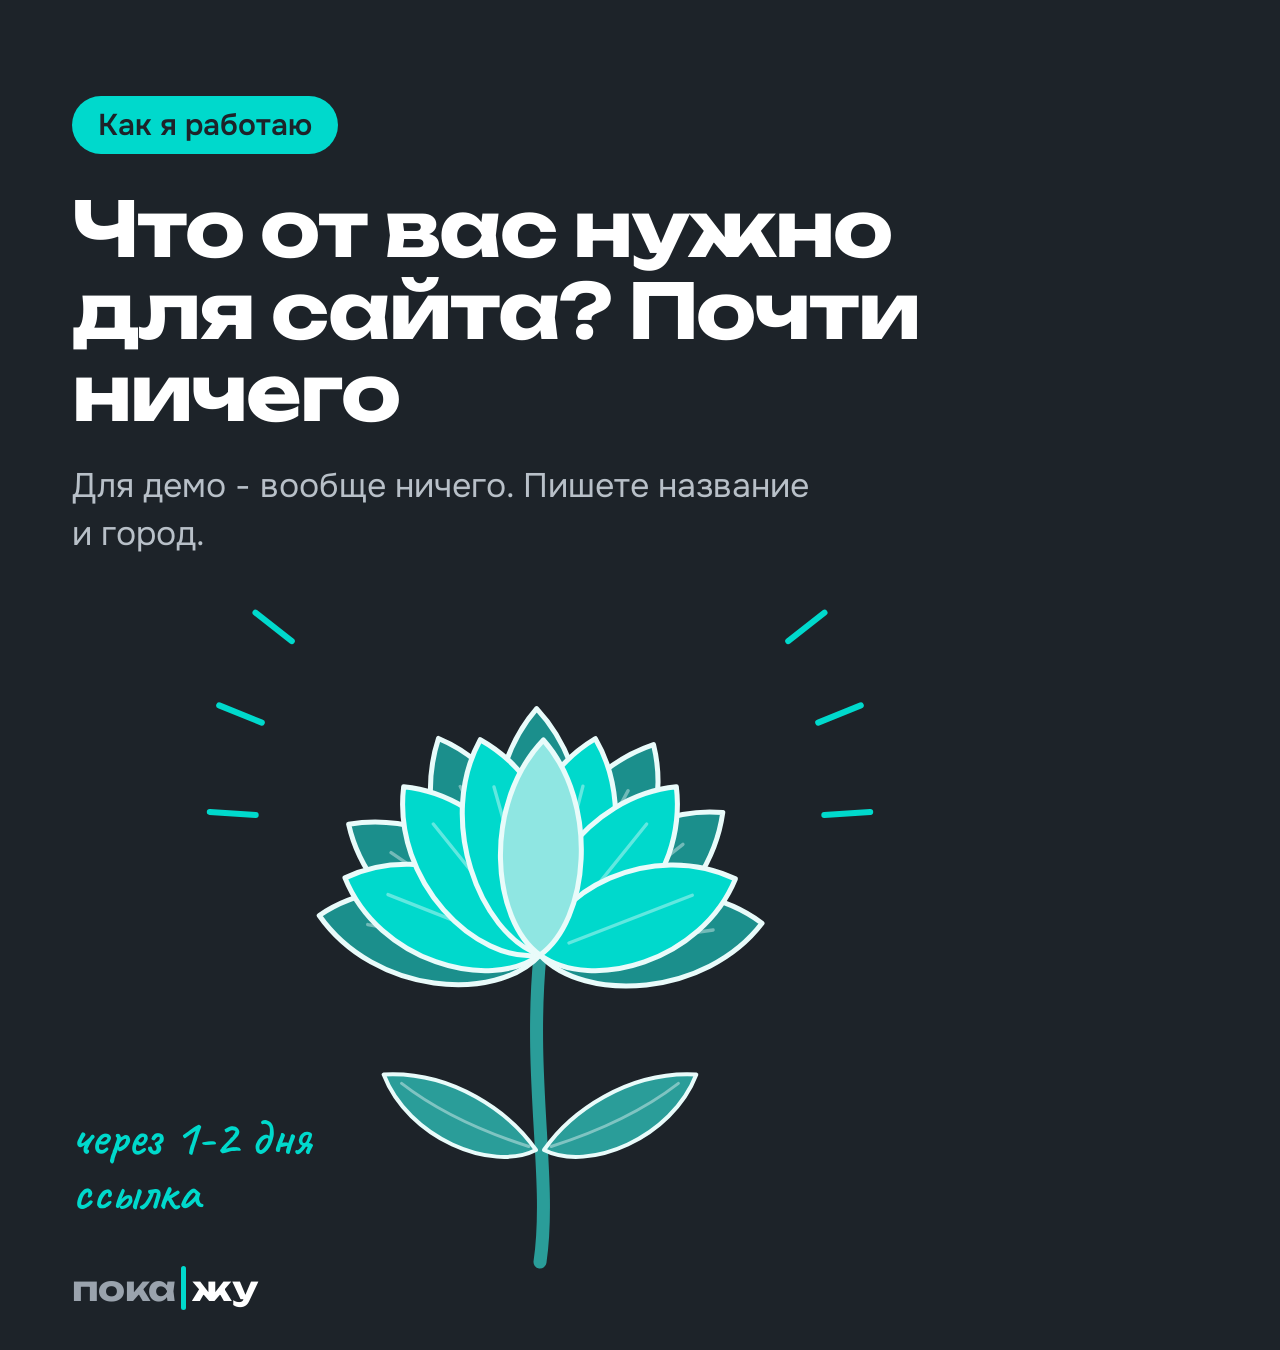
<file: brand/cards/bloom.html>
<!doctype html>
<html lang="ru">
<head>
<meta charset="utf-8">
<title>Распускание цветка для поста</title>
<link href="../../fonts/fonts.css" rel="stylesheet">
<style>
  /* Нарисованный цветок распускается: кадр задаётся параметром t от 0 до 1 (bloom.html?t=0.5).
     Видео собирается из кадров, см. README.md. Размер 1080x1350 (4:5), стиль «Графит». */
  :root {
    --white:#FFFFFF; --graphite:#1D2329; --before:#9AA3AD; --accent:#00D9CC;
    --display:"Unbounded", sans-serif; --text:"Onest", sans-serif; --hand:"Caveat", cursive;
  }
  * { box-sizing:border-box; }
  html, body { margin:0; width:1080px; height:1350px; overflow:hidden; }
  body { position:relative; background:var(--graphite); color:var(--white); font-family:var(--text); }

  .head { position:absolute; left:72px; top:96px; width:936px; }
  .rubric { display:inline-block; padding:14px 26px; border-radius:999px; background:var(--accent); color:var(--graphite);
            font:600 30px/1 var(--text); margin-bottom:34px; }
  h1 { margin:0; font:700 76px/1.08 var(--display); letter-spacing:-0.025em; }
  .sub { margin:28px 0 0; width:760px; font:400 34px/1.4 var(--text); color:#B8C0C8; }
  .foot { position:absolute; left:72px; bottom:44px; }
  .logo { display:inline-flex; align-items:stretch; font:700 34px/1 var(--display); letter-spacing:-0.02em; color:var(--white); }
  .logo .was { color:var(--before); }
  .logo .cut { width:5px; margin:-5px 6px; border-radius:3px; background:var(--accent); }

  svg#art { position:absolute; left:0; top:0; width:1080px; height:1350px; overflow:visible; }
  .pen { position:absolute; left:72px; top:1110px; width:300px; font:600 52px/1.05 var(--hand); color:var(--accent); opacity:0; }
</style>
</head>
<body>
<div class="head">
  <div class="rubric">Как я работаю</div>
  <h1>Что от вас нужно для сайта? Почти ничего</h1>
  <p class="sub">Для демо - вообще ничего. Пишете название и город.</p>
</div>
<svg id="art" viewBox="0 0 1080 1350" xmlns="http://www.w3.org/2000/svg"></svg>
<div class="pen" id="pen">через 1-2 дня ссылка</div>
<div class="foot"><span class="logo"><span class="was">пока</span><span class="cut"></span><span>жу</span></span></div>
<script>
  var T = parseFloat(new URLSearchParams(location.search).get("t"));
  if (isNaN(T)) T = 1;

  function clamp(x) { return Math.max(0, Math.min(1, x)); }
  function seg(t, a, b) { return clamp((t - a) / (b - a)); }
  function ease(x) { return x < .5 ? 4 * x * x * x : 1 - Math.pow(-2 * x + 2, 3) / 2; }
  function out(x) { return 1 - Math.pow(1 - x, 3); }

  /* Лепесток остриём вверх, чуть кривой: «рисованный» контур, у каждого лепестка свои отклонения */
  function petal(w, tip, len) {
    return "M0 0 C " + (w * .9) + " " + (-len * .16) + ", " + (w * 1.1 + tip * .3) + " " + (-len * .7) + ", " + tip + " " + (-len) +
           " C " + (-w * 1.1 + tip * .3) + " " + (-len * .7) + ", " + (-w * .9) + " " + (-len * .16) + ", 0 0 Z";
  }
  var WOB = [4, -6, 7, -3, 5, -7, 3, -5];

  var HX = 540, HY = 955, HS = 1.12;   /* точка, из которой растут лепестки, и общий масштаб головки */
  var svg = "";

  /* Стебель: прорисовывается снизу вверх */
  var stem = out(seg(T, 0, .12));
  svg += '<path d="M540 1262 C 552 1180, 528 1080, 540 ' + HY + '" pathLength="1" fill="none" stroke="#2A9D99" stroke-width="13" stroke-linecap="round" stroke-dasharray="1" stroke-dashoffset="' + (1 - stem) + '"/>';

  /* Листья: вырастают и чуть покачиваются */
  var lf = out(seg(T, .03, .2)), sway = Math.sin(T * 7) * 2.5;
  function leaf(side) {
    return '<g transform="translate(' + (540 + side * 4) + ' 1150) rotate(' + (side * (62 + sway)) + ') scale(' + lf + ')">' +
           '<path d="M0 0 C ' + (side * 40) + ' -30, ' + (side * 46) + ' -120, 0 -170 C ' + (-side * 34) + ' -110, ' + (-side * 22) + ' -40, 0 0 Z" fill="#2A9D99" stroke="#E9FBFA" stroke-width="4" stroke-linejoin="round"/>' +
           '<path d="M0 -8 C ' + (side * 8) + ' -60, ' + (side * 8) + ' -110, 0 -150" fill="none" stroke="rgba(255,255,255,.4)" stroke-width="3" stroke-linecap="round"/></g>';
  }
  svg += leaf(-1) + leaf(1);

  /* Головка */
  var e = ease(seg(T, .12, .7));
  var grow = out(seg(T, 0, .1));
  svg += '<g transform="translate(' + HX + ' ' + HY + ') scale(' + (HS * grow) + ')">';

  function row(count, step, fill, lenK, seedShift) {
    var s = "", mid = (count - 1) / 2;
    for (var i = 0; i < count; i++) {
      var a = (i - mid) * step * (0.12 + 0.88 * e);
      var len = (150 + 70 * e) * lenK * (1 + Math.abs(i - mid) * -0.03);
      var w = 40 + 14 * e;
      var tip = WOB[(i + seedShift) % WOB.length] * (0.3 + 0.7 * e);
      s += '<g transform="rotate(' + a.toFixed(2) + ')"><path d="' + petal(w, tip, len) + '" fill="' + fill + '" stroke="#E9FBFA" stroke-width="4.5" stroke-linejoin="round"/>' +
           '<path d="M0 -28 C ' + (tip * .3) + ' ' + (-len * .4) + ', ' + (tip * .5) + ' ' + (-len * .6) + ', ' + (tip * .7) + ' ' + (-len * .78) + '" fill="none" stroke="rgba(255,255,255,.38)" stroke-width="3" stroke-linecap="round"/></g>';
    }
    return s;
  }
  svg += row(7, 27, "#1B8F8C", 1.0, 0);

  /* Тычинки между рядами, появляются, когда цветок уже раскрылся */
  var st = out(seg(T, .62, .84));
  if (st > 0) {
    for (var k = -2; k <= 2; k++) {
      var ang = k * 17, L = 120 * st;
      svg += '<g transform="rotate(' + ang + ')"><path d="M0 -20 C ' + (k * 3) + ' ' + (-L * .5) + ', ' + (k * 5) + ' ' + (-L * .8) + ', ' + (k * 7) + ' ' + (-L) + '" fill="none" stroke="#fff" stroke-width="4" stroke-linecap="round"/>' +
             '<circle cx="' + (k * 7) + '" cy="' + (-L) + '" r="' + (9 * st) + '" fill="#fff" stroke="#1D2329" stroke-width="3"/></g>';
    }
  }
  svg += row(6, 27, "#00D9CC", 0.92, 3);
  /* Центральный лепесток, светлее остальных */
  svg += '<g transform="rotate(0)"><path d="' + petal(36 + 12 * e, 3, (130 + 62 * e)) + '" fill="#8FE6E2" stroke="#E9FBFA" stroke-width="4.5" stroke-linejoin="round"/></g>';
  svg += '</g>';

  /* Штрихи-искры от руки вокруг цветка */
  var sp = out(seg(T, .8, .96));
  if (sp > 0) {
    var rays = [[-86, 285], [-68, 300], [-52, 315], [52, 315], [68, 300], [86, 285]];
    rays.forEach(function (r) {
      var a = r[0] * Math.PI / 180, r0 = r[1], r1 = r[1] + 46 * sp;
      var x0 = HX + Math.sin(a) * r0, y0 = HY - 120 - Math.cos(a) * r0;
      var x1 = HX + Math.sin(a) * r1, y1 = HY - 120 - Math.cos(a) * r1;
      svg += '<line x1="' + x0.toFixed(1) + '" y1="' + y0.toFixed(1) + '" x2="' + x1.toFixed(1) + '" y2="' + y1.toFixed(1) + '" stroke="#00D9CC" stroke-width="6" stroke-linecap="round"/>';
    });
  }
  document.getElementById("art").innerHTML = svg;

  /* Рукописная пометка проявляется в конце */
  document.getElementById("pen").style.opacity = out(seg(T, .84, .98));
</script>
</body>
</html>
</file>
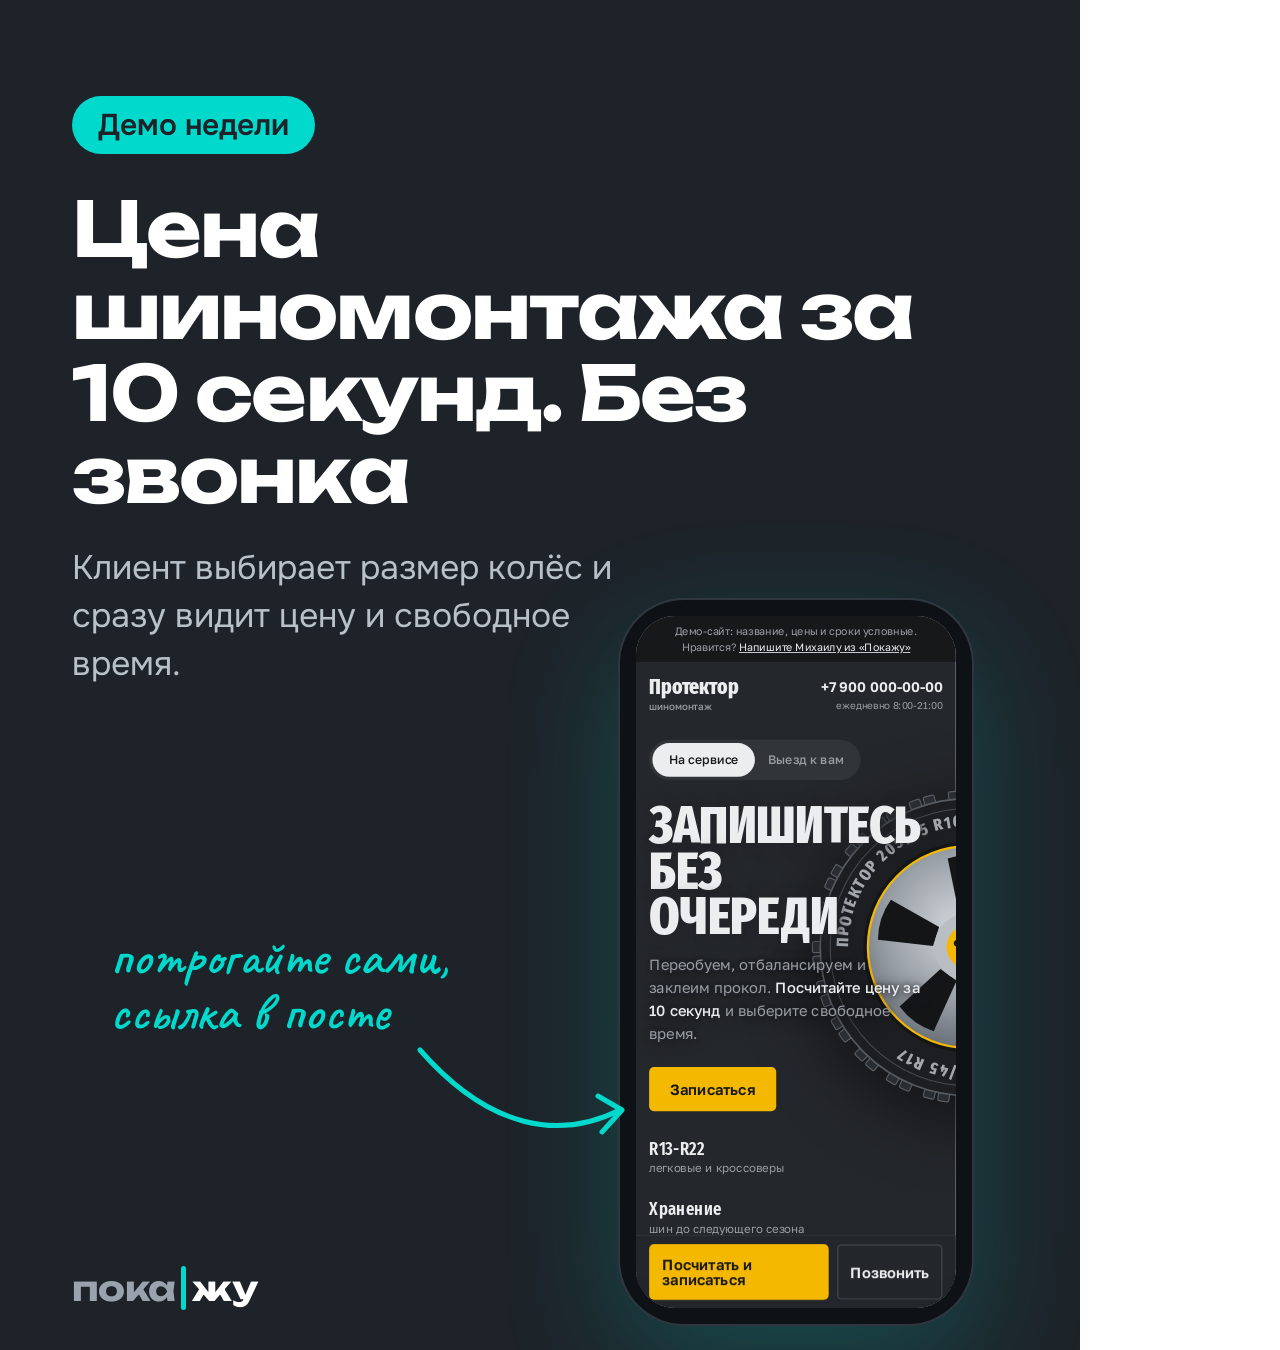
<file: brand/cards/card.html>
<!doctype html>
<html lang="ru">
<head>
<meta charset="utf-8">
<title>Карточка поста «Покажу»</title>
<link href="../../fonts/fonts.css" rel="stylesheet">
<style>
  /* Вариант Б «Графит», выбран Михаилом 11.10.2026. Размер 1080x1350 (4:5). */
  :root {
    --white:#FFFFFF; --graphite:#1D2329; --before:#9AA3AD; --accent:#00D9CC;
    --display:"Unbounded", sans-serif; --text:"Onest", sans-serif; --hand:"Caveat", cursive;
  }
  * { box-sizing:border-box; }
  html, body { margin:0; width:1080px; height:1350px; overflow:hidden; }
  body { font-family:var(--text); }
  .card { position:relative; width:1080px; height:1350px; overflow:hidden; background:var(--graphite); color:var(--white); }

  /* Логотип внизу */
  .logo { display:inline-flex; align-items:stretch; font:700 34px/1 var(--display); letter-spacing:-0.02em; color:var(--white); }
  .logo .was { color:var(--before); }
  .logo .cut { width:5px; margin:-5px 6px; border-radius:3px; background:var(--accent); }

  /* Телефон с живым демо */
  .phone { position:absolute; background:#0E1216; border-radius:64px; padding:16px;
           box-shadow:0 0 0 2px #2E3740, 0 40px 120px rgba(0,217,204,.22); }
  .phone .screen { position:relative; width:390px; height:844px; overflow:hidden; border-radius:48px; background:#fff; transform-origin:0 0; }
  .phone iframe { width:390px; height:844px; border:0; display:block; }

  /* «Сейчас»: серая карточка на Картах без сайта (схема, не скриншот) */
  .before-page { width:390px; height:844px; background:#F3F5F7; padding:28px 24px; font-family:var(--text); color:var(--before); }
  .before-page .map { height:300px; border-radius:24px; background:repeating-linear-gradient(35deg,#E3E7EB 0 18px,#EDF0F3 18px 36px); position:relative; }
  .before-page .map::after { content:""; position:absolute; left:50%; top:46%; width:34px; height:34px; margin:-17px; border-radius:50% 50% 50% 0; transform:rotate(-45deg); background:var(--before); }
  .before-page .bar { height:22px; border-radius:11px; background:#DDE2E7; margin-top:22px; }
  .before-page .bar.w60 { width:60%; } .before-page .bar.w80 { width:80%; } .before-page .bar.w40 { width:40%; }
  .before-page .btn { margin-top:30px; height:64px; border-radius:32px; border:3px dashed var(--before); display:grid; place-items:center; font:600 24px/1 var(--text); }

  /* Рукописная пометка */
  .pen { position:absolute; font:600 52px/1.05 var(--hand); color:var(--accent); }
  .pen svg { position:absolute; overflow:visible; }

  .head { position:absolute; left:72px; top:96px; width:936px; }
  .rubric { display:inline-block; padding:14px 26px; border-radius:999px; background:var(--accent); color:var(--graphite);
            font:600 30px/1 var(--text); margin-bottom:34px; }
  h1 { margin:0; font:700 76px/1.08 var(--display); letter-spacing:-0.025em; color:var(--white); }
  .sub { margin:28px 0 0; width:560px; font:400 34px/1.4 var(--text); color:#B8C0C8; }
  .foot { position:absolute; left:72px; bottom:44px; }
  .num { position:absolute; left:72px; top:700px; font:700 124px/1 var(--display); letter-spacing:-0.04em; color:var(--accent); white-space:nowrap; }
</style>
</head>
<body>
<div class="card" id="card"></div>
<script>
  var DEMOS = "../../demos/";
  var q = new URLSearchParams(location.search);
  var LOGO = '<span class="logo"><span class="was">пока</span><span class="cut"></span><span>жу</span></span>';

  /* Готовые примеры рубрик. Любое поле можно заменить параметром в адресе: rubric, demo, h, sub, pen, pen2 */
  var POSTS = {
    demo:   { layout:"one", rubric:"Демо недели", demo:"shinomontazh",
              h:"Цена шиномонтажа за 10 секунд. Без звонка",
              sub:"Клиент выбирает размер колёс и сразу видит цену и свободное время.",
              pen:"потрогайте сами, ссылка в посте" },
    before: { layout:"two", rubric:"Было - стало", demo:"barbershop",
              h:"Ваш барбершоп сейчас выглядит так. А может так",
              sub:"Слева карточка без сайта, справа демо за 1-2 дня.",
              pen:"сейчас", pen2:"может быть" },
    tip:    { layout:"one", rubric:"Совет для бизнеса", demo:"salon",
              h:"Клиент нашёл вас на Картах и нажал «Сайт». Что он увидел?",
              sub:"Проверьте свою карточку глазами клиента: откройте её с телефона.",
              pen:"проверьте у себя" }
  };
  var P = Object.assign({}, POSTS[q.get("rub") || "demo"]);
  ["rubric", "demo", "h", "sub", "pen", "pen2", "layout", "num"].forEach(function (k) { if (q.get(k) !== null) P[k] = q.get(k); });

  function phone(x, y, scale, demo) {
    var inner = demo === "before"
      ? '<div class="before-page"><div class="map"></div><div class="bar w80"></div><div class="bar w60"></div><div class="bar w40"></div><div class="btn">Сайт не указан</div></div>'
      : '<iframe src="' + DEMOS + demo + '/index.html" scrolling="no"></iframe>';
    var w = 390 * scale + 32, h = 844 * scale + 32;
    return '<div class="phone" style="left:' + x + 'px;top:' + y + 'px;width:' + w + 'px;height:' + h + 'px">' +
           '<div class="screen" style="transform:scale(' + scale + ')">' + inner + '</div></div>';
  }
  function arrow(x, y, w, h, d) {
    return '<svg style="left:' + x + 'px;top:' + y + 'px" width="' + w + '" height="' + h + '" viewBox="0 0 ' + w + ' ' + h + '"><path d="' + d + '" fill="none" stroke="#00D9CC" stroke-width="5" stroke-linecap="round" stroke-linejoin="round"/></svg>';
  }

  /* Крупная цифра вместо телефона: layout=num, текст цифры в параметре num */
  var NUM = q.get("num");

  var html = '<div class="head"><div class="rubric">' + P.rubric + '</div><h1>' + P.h + '</h1><p class="sub">' + P.sub + '</p></div>';
  if (P.layout === "num") {
    html += '<div class="num">' + NUM + '</div>';
    if (P.pen) html += '<div class="pen" style="left:72px;top:1090px;width:900px">' + P.pen + '</div>';
  } else if (P.layout === "two") {
    /* Два телефона: слева «сейчас» (карточка без сайта), справа демо, между ними шторка */
    html += phone(155, 630, 0.69, "before") + phone(655, 630, 0.69, P.demo);
    html += '<div style="position:absolute;left:535px;top:600px;width:10px;height:660px;border-radius:5px;background:var(--accent)"></div>';
    html += '<div class="pen" style="left:250px;top:572px">' + P.pen + '</div><div class="pen" style="left:740px;top:572px">' + P.pen2 + '</div>';
  } else {
    /* Один телефон справа, пометка со стрелкой слева */
    html += phone(620, 600, 0.82, P.demo);
    html += '<div class="pen" style="left:110px;top:930px;width:440px">' + P.pen + arrow(300, 110, 220, 110, "M10 10 C 80 90, 150 100, 210 70 M188 56 L212 70 L192 92") + '</div>';
  }
  html += '<div class="foot">' + LOGO + '</div>';
  document.getElementById("card").innerHTML = html;
</script>
</body>
</html>
</file>
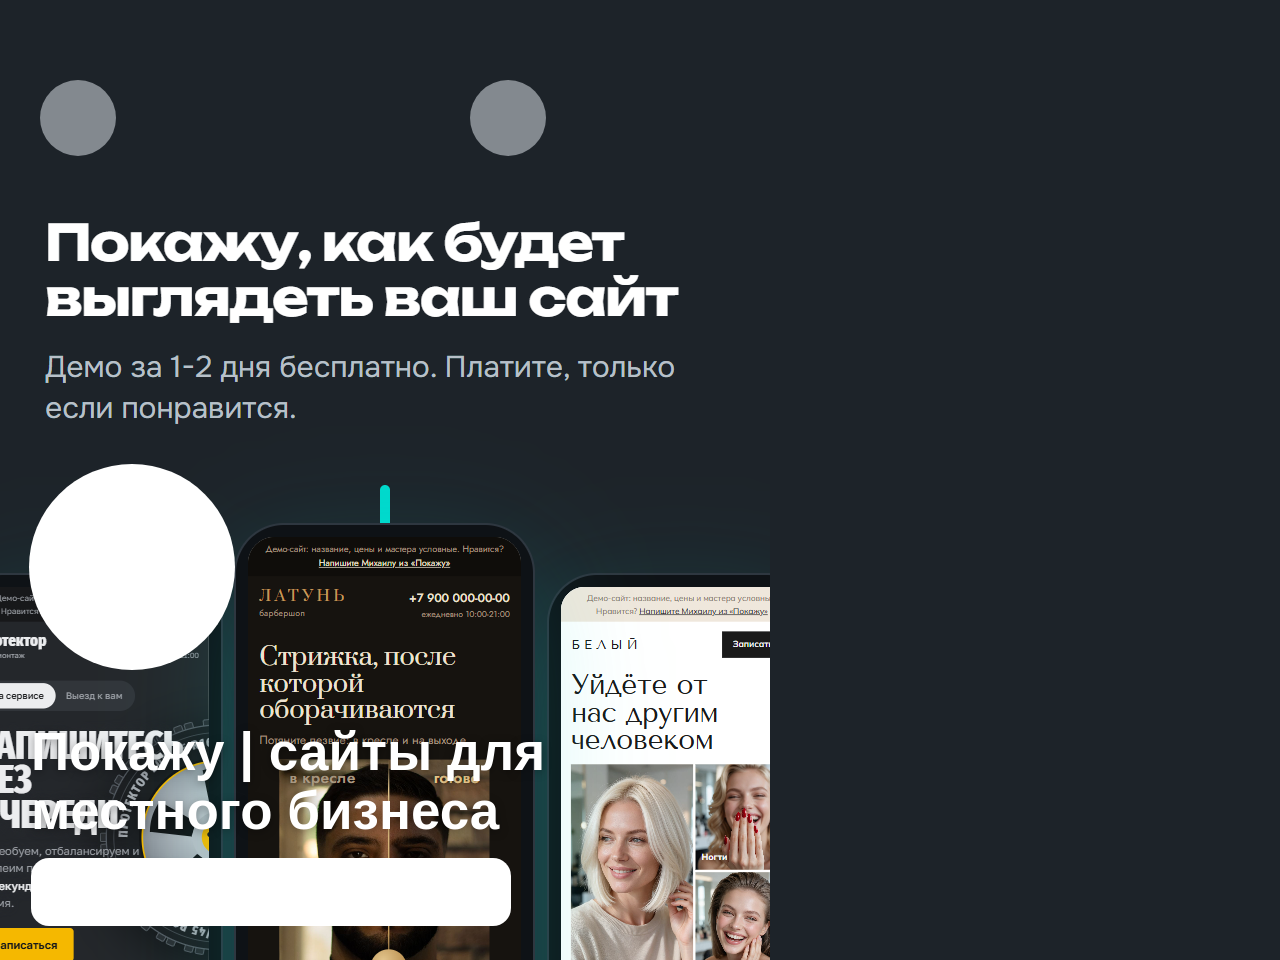
<file: brand/cards/cover-check.html>
<!doctype html>
<html lang="ru">
<head>
<meta charset="utf-8">
<title>Проверка обложки ВК в приложении</title>
<style>
  /* Макет «как обложка выглядит в мобильном ВК»: готовая обложка и поверх неё
     элементы интерфейса приложения (кнопки в шапке, аватар, название, кнопка).
     Разметка приблизительная, сделана по прежнему снимку проверки: положение элементов
     в приложении ВК может отличаться. Нужна, чтобы убедиться, что текст и телефоны
     на обложке не закрыты интерфейсом.
     Снимок: окно 770x960, файл ../vk-cover-mobile-proverka.png */
  html, body { margin: 0; width: 770px; height: 960px; overflow: hidden; background: #1D2329; }
  .stage { position: relative; width: 770px; height: 960px; overflow: hidden; }
  .stage img { position: absolute; left: -155px; top: -475px; width: 1080px; height: auto; display: block; }
  .ui { position: absolute; font-family: "Onest", system-ui, sans-serif; }
  .dot { width: 76px; height: 76px; border-radius: 50%; background: rgba(150, 156, 162, .85); }
  .ava { left: 29px; top: 464px; width: 206px; height: 206px; border-radius: 50%; background: #FFFFFF; }
  .name { left: 31px; top: 722px; width: 640px; color: #FFFFFF; font: 700 53px/1.12 Arial, sans-serif; text-shadow: 0 2px 10px rgba(0, 0, 0, .35); }
  .btn { left: 31px; top: 858px; width: 480px; height: 68px; border-radius: 18px; background: #FFFFFF; }
</style>
</head>
<body>
  <div class="stage">
    <img src="../vk-cover-pokazhu-mobile.png" alt="">
    <div class="ui dot" style="left:40px;top:80px"></div>
    <div class="ui dot" style="left:470px;top:80px"></div>
    <div class="ui ava"></div>
    <div class="ui name">Покажу | сайты для<br>местного бизнеса</div>
    <div class="ui btn"></div>
  </div>
</body>
</html>
</file>
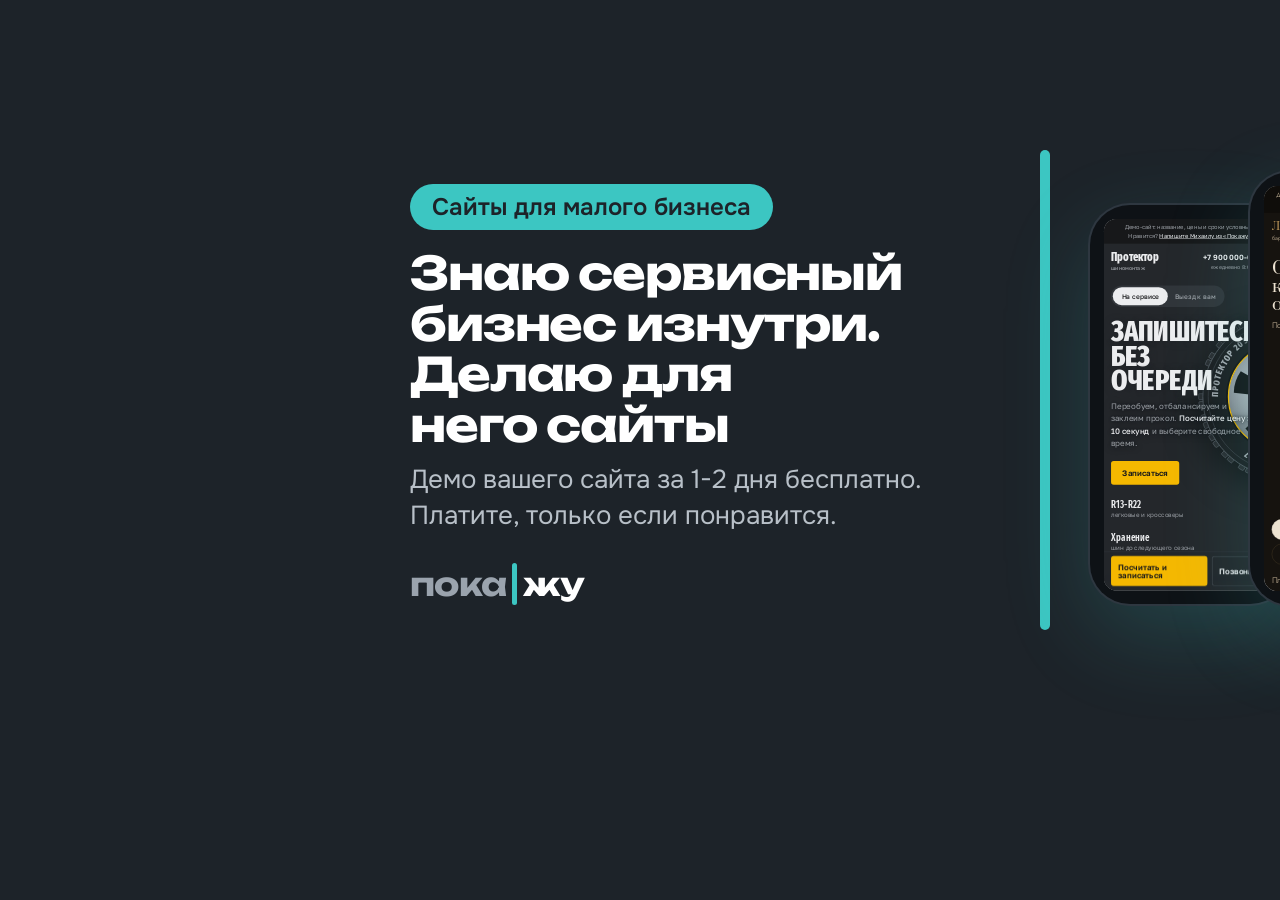
<file: brand/cards/cover-personal.html>
<!doctype html>
<html lang="ru">
<head>
<meta charset="utf-8">
<title>Обложка личной страницы ВК «Покажу»</title>
<link href="../../fonts/fonts.css" rel="stylesheet">
<style>
  /* Обложка личной страницы ВКонтакте, 1920x768, без фото. Упаковка А «Практик из сервисного бизнеса».
     На компьютере ВК показывает только среднюю часть: по высоте примерно y 160-610 (сверху и снизу срезается ~150 px),
     поэтому весь текст и телефоны лежат в этой полосе. Слева внизу на обложку заходит круглое фото профиля
     (x до ~360), поэтому текст начинается с x=410. По ширине держимся в x 290-1630. */
  :root {
    --white:#FFFFFF; --graphite:#1D2329; --before:#9AA3AD; --accent:#3CC6C2;
    --display:"Unbounded", sans-serif; --text:"Onest", sans-serif;
  }
  * { box-sizing:border-box; }
  html, body { margin:0; width:1920px; height:768px; overflow:hidden; }
  body { background:var(--graphite); color:var(--white); font-family:var(--text); position:relative; }

  .pill { position:absolute; left:410px; top:184px; display:inline-block; padding:11px 22px; border-radius:999px;
          background:var(--accent); color:var(--graphite); font:600 24px/1 var(--text); }
  h1 { position:absolute; left:410px; top:248px; width:600px; margin:0; text-wrap:balance;
       font:700 46px/1.1 var(--display); letter-spacing:-0.025em; }
  .sub { position:absolute; left:410px; top:462px; width:600px; margin:0; font:400 26px/1.4 var(--text); color:#B8C0C8; }
  .logo { position:absolute; left:410px; top:568px; display:inline-flex; align-items:stretch; font:700 32px/1 var(--display); letter-spacing:-0.02em; }
  .logo .was { color:var(--before); }
  .logo .cut { width:5px; margin:-5px 6px; border-radius:3px; background:var(--accent); }

  .shutter { position:absolute; left:1040px; top:150px; width:10px; height:480px; border-radius:5px; background:var(--accent); }

  .phone { position:absolute; background:#0E1216; border-radius:40px; padding:14px;
           box-shadow:0 0 0 2px #2E3740, 0 30px 90px rgba(60,198,194,.20); }
  .phone .screen { width:390px; height:844px; overflow:hidden; border-radius:28px; background:#fff; transform-origin:0 0; }
  .phone iframe { width:390px; height:844px; border:0; display:block; }
</style>
</head>
<body>
  <div class="pill">Сайты для малого бизнеса</div>
  <h1>Знаю сервисный бизнес изнутри. Делаю для него сайты</h1>
  <p class="sub">Демо вашего сайта за 1-2 дня бесплатно. Платите, только если понравится.</p>
  <div class="logo"><span class="was">пока</span><span class="cut"></span><span>жу</span></div>

  <div class="shutter"></div>
  <div id="phones"></div>

  <script>
    var D = "../../demos/";
    function phone(x, y, s, demo, z) {
      var w = 390 * s + 28, h = 844 * s + 28;
      return '<div class="phone" style="left:' + x + 'px;top:' + y + 'px;width:' + w + 'px;height:' + h + 'px;z-index:' + z + '">' +
             '<div class="screen" style="transform:scale(' + s + ')"><iframe src="' + D + demo + '/index.html" scrolling="no"></iframe></div></div>';
    }
    document.getElementById("phones").innerHTML =
      phone(1090, 205, 0.44, "shinomontazh", 1) +
      phone(1250, 172, 0.48, "barbershop", 3) +
      phone(1410, 205, 0.44, "salon", 2);
  </script>
</body>
</html>
</file>
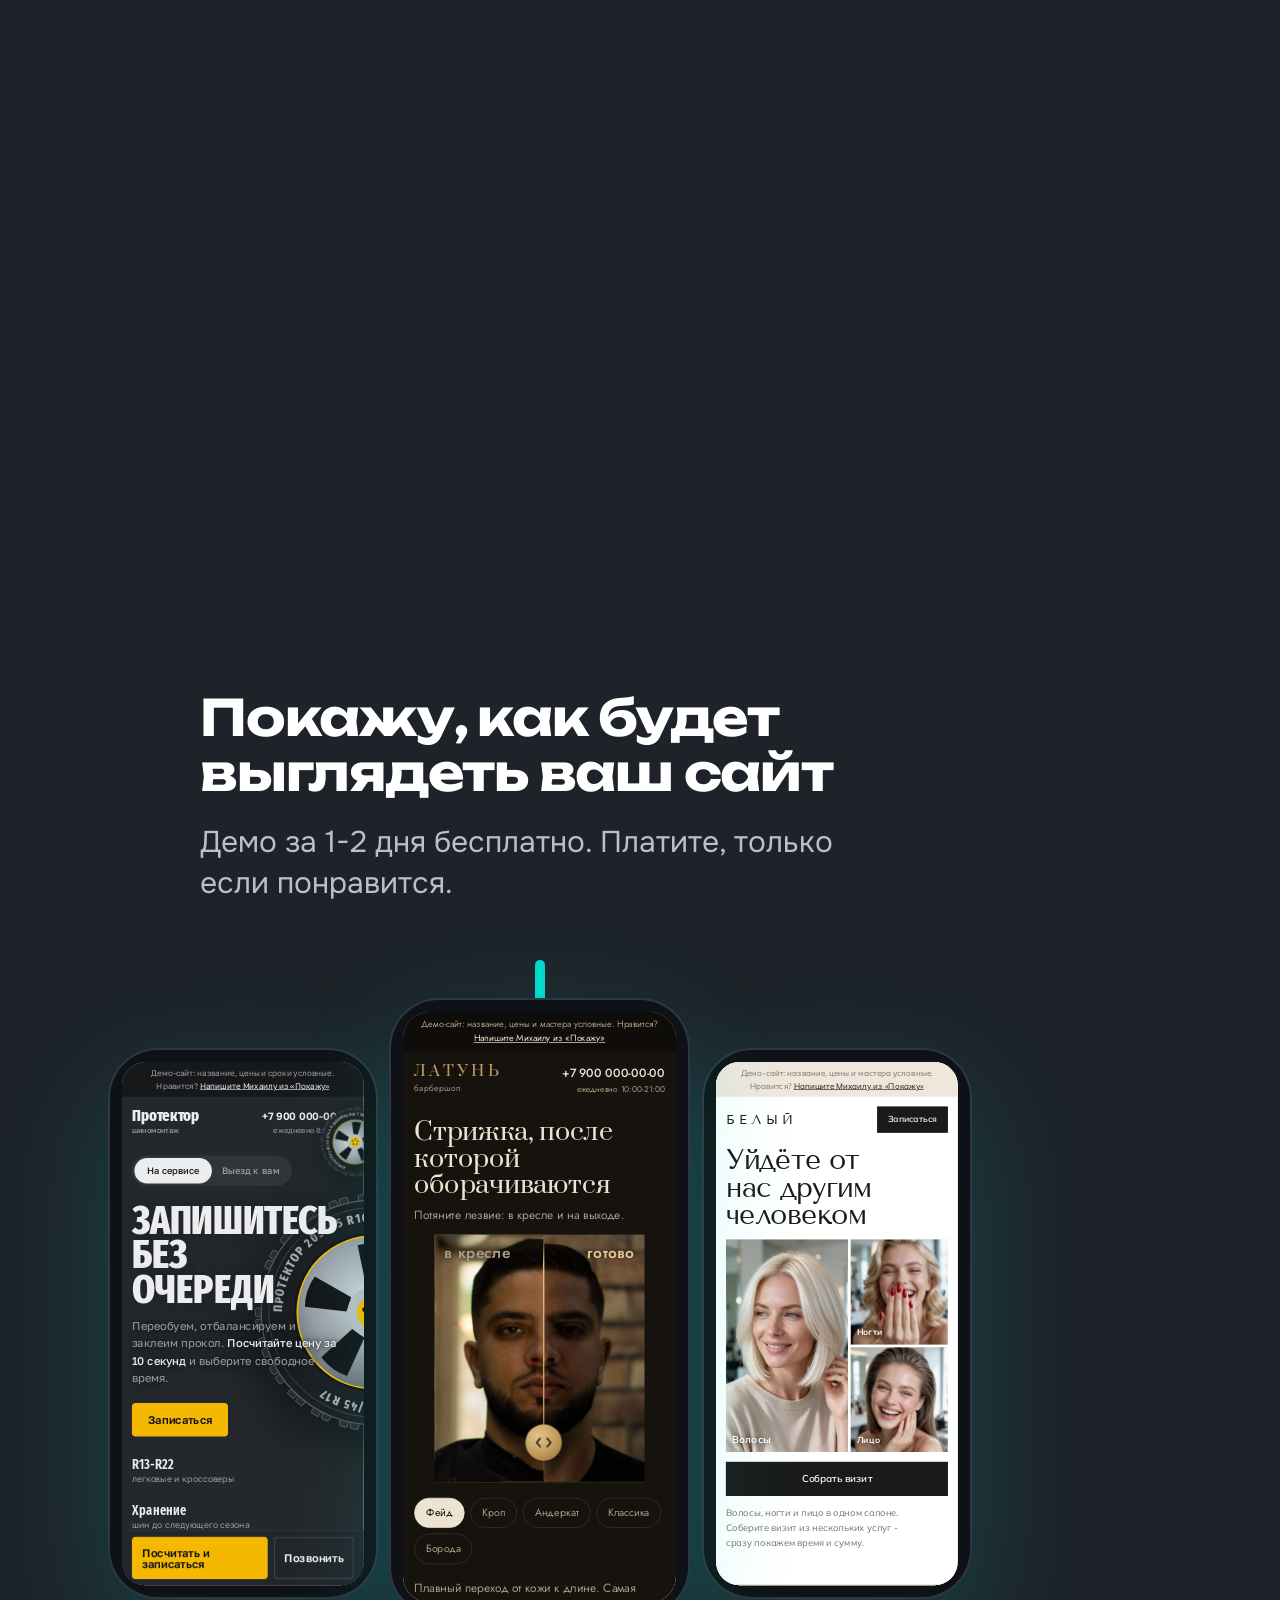
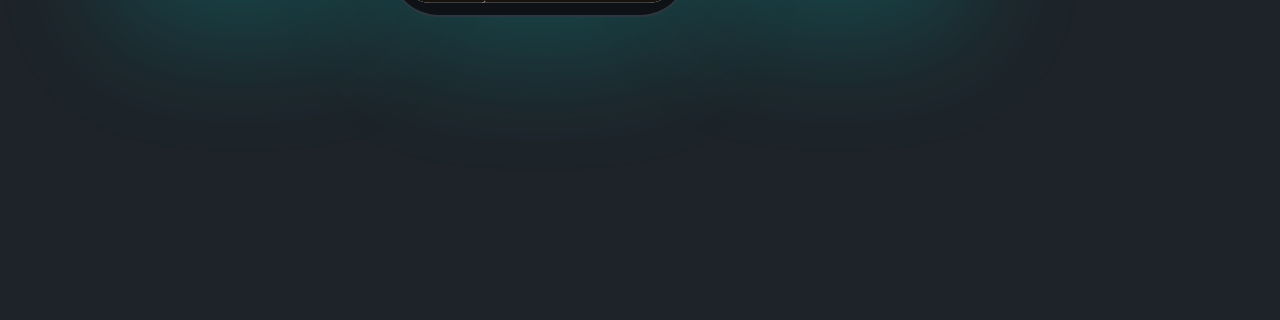
<file: brand/cards/cover-vertical.html>
<!doctype html>
<html lang="ru">
<head>
<meta charset="utf-8">
<link href="../../fonts/fonts.css" rel="stylesheet">
<style>
  :root {
    --white:#FFFFFF; --graphite:#1D2329; --before:#9AA3AD; --accent:#00D9CC;
    --display:"Unbounded", sans-serif; --text:"Onest", sans-serif;
  }
  * { box-sizing:border-box; }
  html, body { margin:0; width:1080px; height:1920px; overflow:hidden; }
  body { background:var(--graphite); color:var(--white); font-family:var(--text); position:relative; }

  /* Замер по скриншоту Михаила 12.10.2026: приложение ВК показывает x 155-925, y 480-1440 (увеличение ~1,15).
     Значки сверху перекрывают y до ~670, аватар и название снизу - с ~940. Текст держим в x 200-880, y 690-950. */
  .safe { position:absolute; left:200px; top:690px; width:680px; height:260px; outline:2px dashed rgba(255,80,80,0); }

  h1 { position:absolute; left:200px; top:690px; width:680px; margin:0;
       font:700 50px/1.1 var(--display); letter-spacing:-0.025em; }
  .sub { position:absolute; left:200px; top:822px; width:660px; margin:0; font:400 30px/1.35 var(--text); color:#B8C0C8; }

  .shutter { position:absolute; left:535px; top:960px; width:10px; height:620px; border-radius:5px; background:var(--accent); }

  .phone { position:absolute; background:#0E1216; border-radius:48px; padding:12px;
           box-shadow:0 0 0 2px #2E3740, 0 40px 120px rgba(0,217,204,.20); }
  .phone .screen { width:390px; height:844px; overflow:hidden; border-radius:38px; background:#fff; transform-origin:0 0; }
  .phone iframe { width:390px; height:844px; border:0; display:block; }
</style>
</head>
<body>
  <div class="safe"></div>
  <h1>Покажу, как будет<br>выглядеть ваш сайт</h1>
  <p class="sub">Демо за 1-2 дня бесплатно. Платите, только если понравится.</p>

  <div class="shutter"></div>
  <div id="phones"></div>

  <script>
    var D = "../../demos/";
    function phone(x, y, s, demo, z) {
      var w = 390 * s + 24, h = 844 * s + 24;
      return '<div class="phone" style="left:' + x + 'px;top:' + y + 'px;width:' + w + 'px;height:' + h + 'px;z-index:' + z + '">' +
             '<div class="screen" style="transform:scale(' + s + ')"><iframe src="' + D + demo + '/index.html" scrolling="no"></iframe></div></div>';
    }
    document.getElementById("phones").innerHTML =
      phone(110, 1050, 0.62, "shinomontazh", 1) +
      phone(391, 1000, 0.70, "barbershop", 3) +
      phone(704, 1050, 0.62, "salon", 2);
  </script>
</body>
</html>
</file>
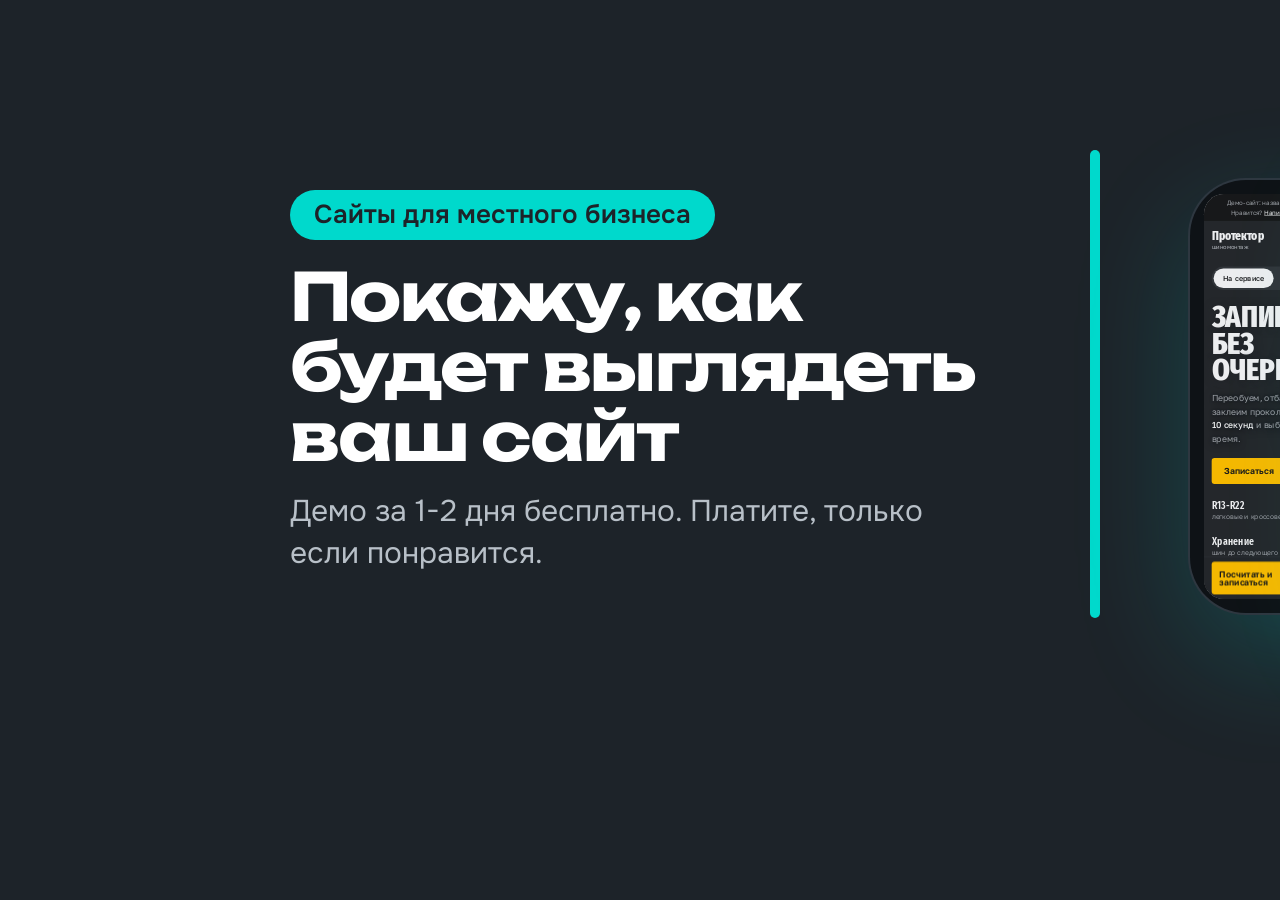
<file: brand/cards/cover.html>
<!doctype html>
<html lang="ru">
<head>
<meta charset="utf-8">
<link href="../../fonts/fonts.css" rel="stylesheet">
<style>
  :root {
    --white:#FFFFFF; --graphite:#1D2329; --muted:#5B6570; --before:#9AA3AD; --accent:#00D9CC;
    --display:"Unbounded", sans-serif; --text:"Onest", sans-serif; --hand:"Caveat", cursive;
  }
  * { box-sizing:border-box; }
  html, body { margin:0; width:1920px; height:768px; overflow:hidden; }
  body { background:var(--graphite); color:var(--white); font-family:var(--text); position:relative; }

  /* Безопасная зона для ПК: ВК показывает среднюю полосу картинки, y 142-625 (проверено в редакторе обложки 18 октября 2026). Всё важное - строго внутри y 150-618. Остальное видно только в мобильной версии. */
  .safe { position:absolute; left:290px; top:150px; width:1340px; height:468px; outline:2px dashed rgba(255,80,80,.0); }

  .pill { position:absolute; left:290px; top:190px; display:inline-block; padding:12px 24px; border-radius:999px;
          background:var(--accent); color:var(--graphite); font:600 26px/1 var(--text); }
  h1 { position:absolute; left:290px; top:262px; width:700px; margin:0;
       font:700 66px/1.06 var(--display); letter-spacing:-0.025em; }
  .sub { position:absolute; left:290px; top:490px; width:640px; margin:0; font:400 30px/1.4 var(--text); color:#B8C0C8; }
  .logo { position:absolute; left:290px; top:590px; display:inline-flex; align-items:stretch; font:700 34px/1 var(--display); letter-spacing:-0.02em; }
  .logo .was { color:var(--before); }
  .logo .cut { width:5px; margin:-5px 6px; border-radius:3px; background:var(--accent); }

  .shutter { position:absolute; left:1090px; top:150px; width:10px; height:468px; border-radius:5px; background:var(--accent); }

  .phone { position:absolute; background:#0E1216; border-radius:56px; padding:14px;
           box-shadow:0 0 0 2px #2E3740, 0 40px 120px rgba(0,217,204,.20); }
  .phone .screen { width:390px; height:844px; overflow:hidden; border-radius:42px; background:#fff; transform-origin:0 0; }
  .phone iframe { width:390px; height:844px; border:0; display:block; }

  .pen { position:absolute; font:600 46px/1.05 var(--hand); color:var(--accent); }
  .pen svg { position:absolute; overflow:visible; }
</style>
</head>
<body>
  <div class="safe"></div>
  <div class="pill">Сайты для местного бизнеса</div>
  <h1>Покажу, как будет выглядеть ваш сайт</h1>
  <p class="sub">Демо за 1-2 дня бесплатно. Платите, только если понравится.</p>

  <div class="shutter"></div>
  <div id="phones"></div>

  <script>
    var D = "../../demos/";
    function phone(x, y, s, demo, z) {
      var w = 390 * s + 28, h = 844 * s + 28;
      return '<div class="phone" style="left:' + x + 'px;top:' + y + 'px;width:' + w + 'px;height:' + h + 'px;z-index:' + z + '">' +
             '<div class="screen" style="transform:scale(' + s + ')"><iframe src="' + D + demo + '/index.html" scrolling="no"></iframe></div></div>';
    }
    document.getElementById("phones").innerHTML =
      phone(1190, 180, 0.48, "shinomontazh", 1) +
      phone(1345, 160, 0.50, "barbershop", 3) +
      phone(1500, 180, 0.48, "salon", 2);
  </script>
</body>
</html>
</file>
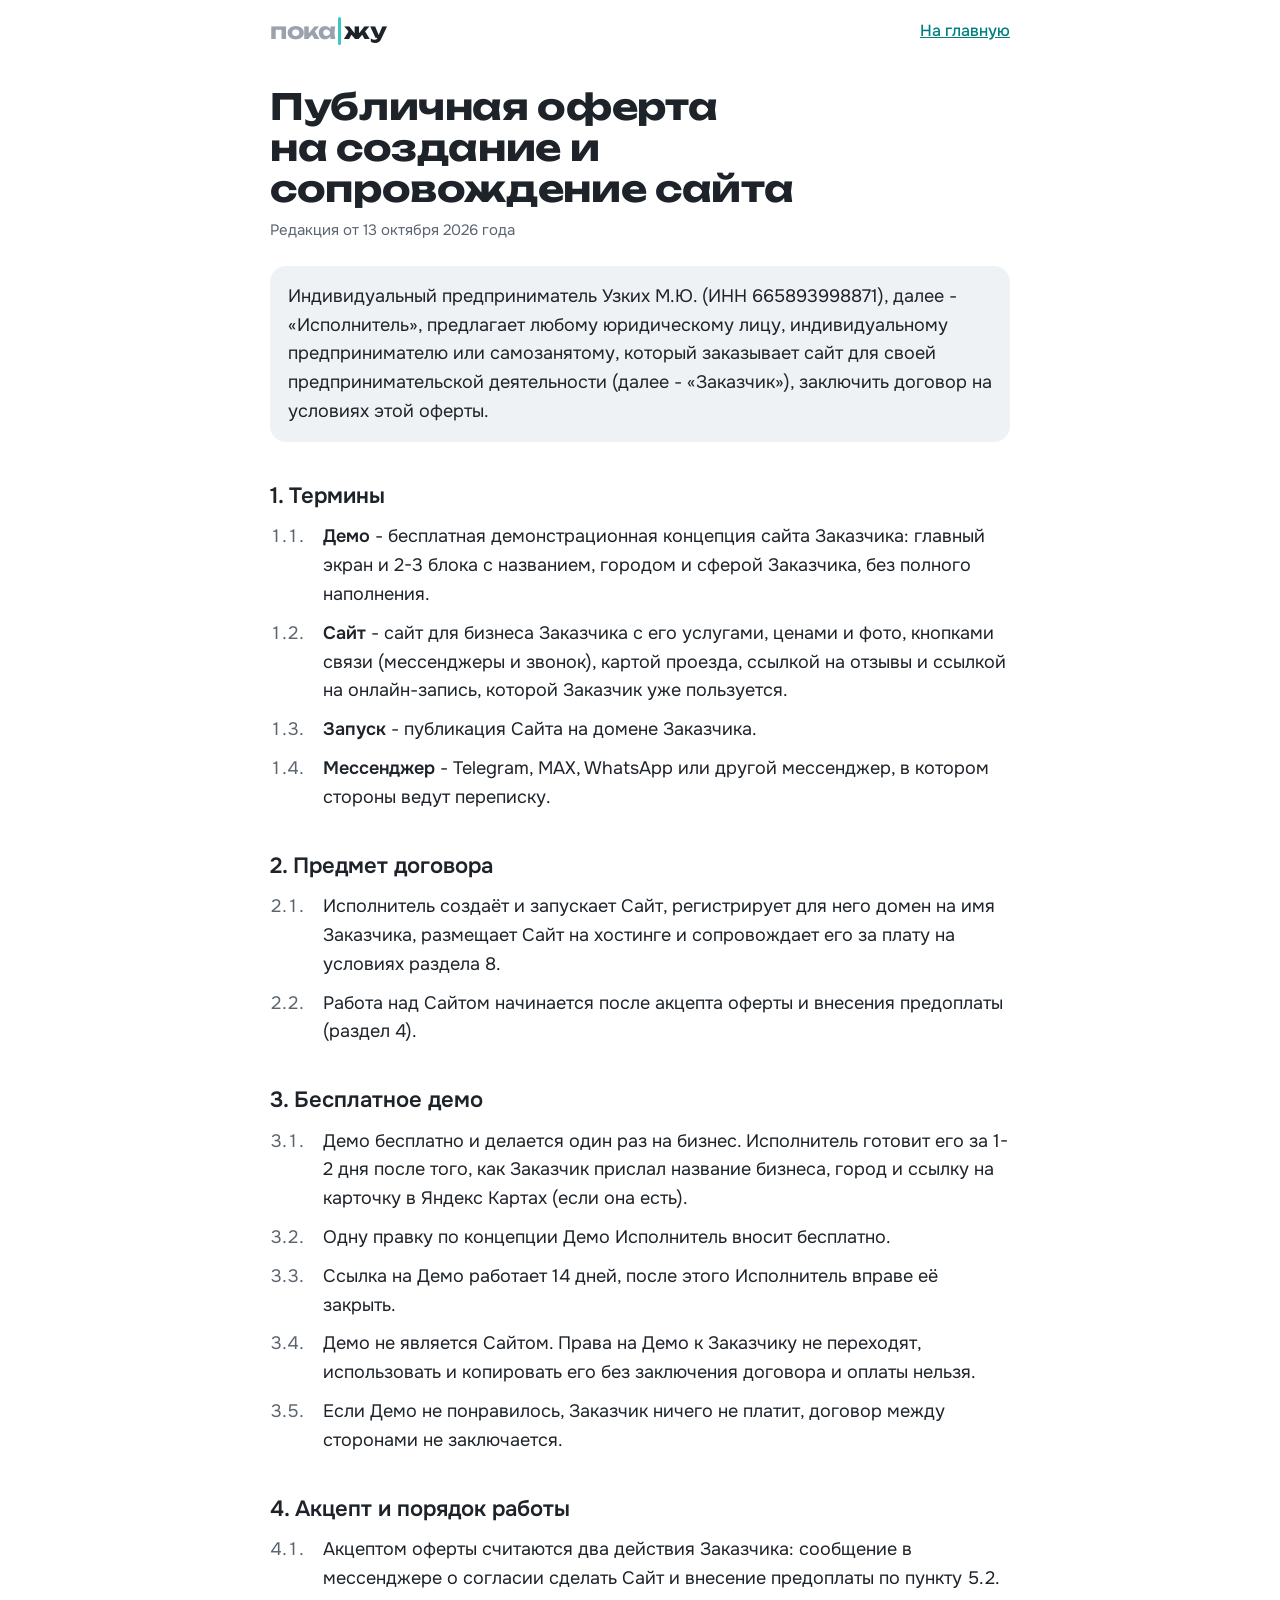
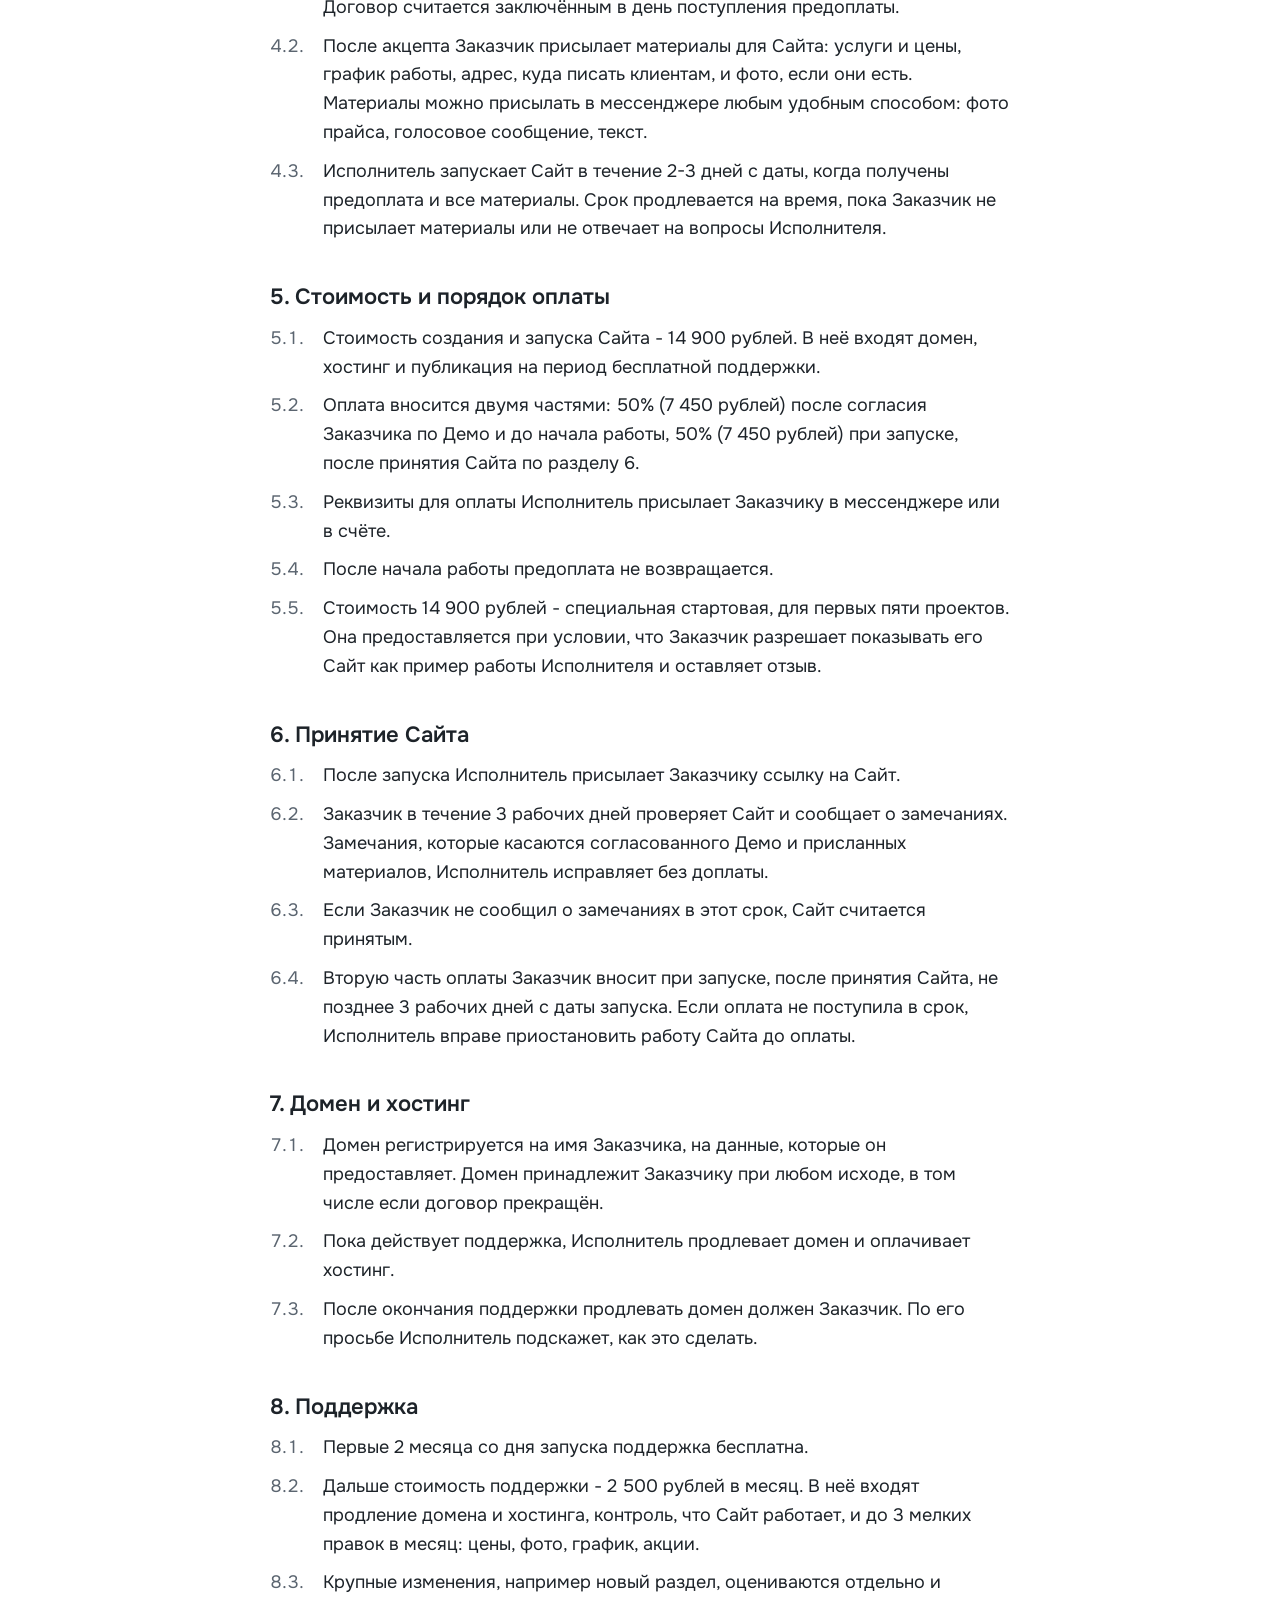
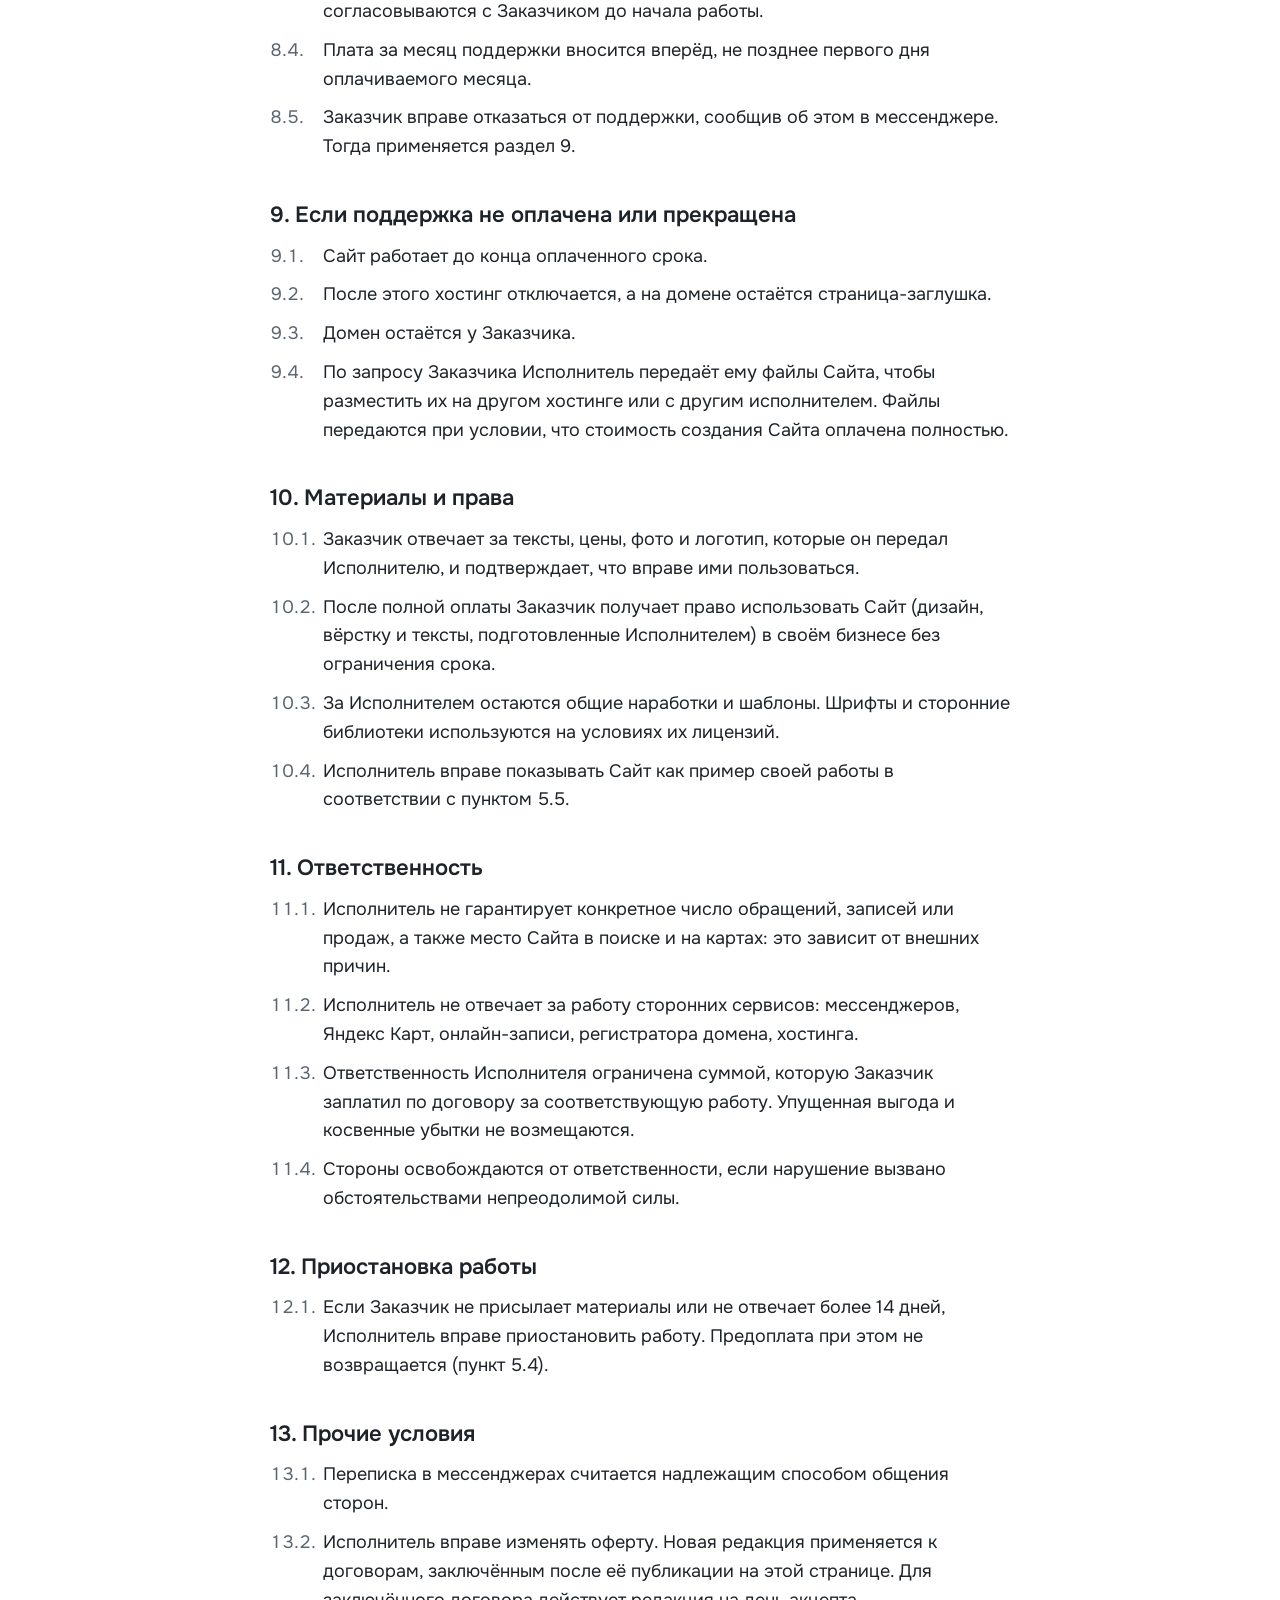
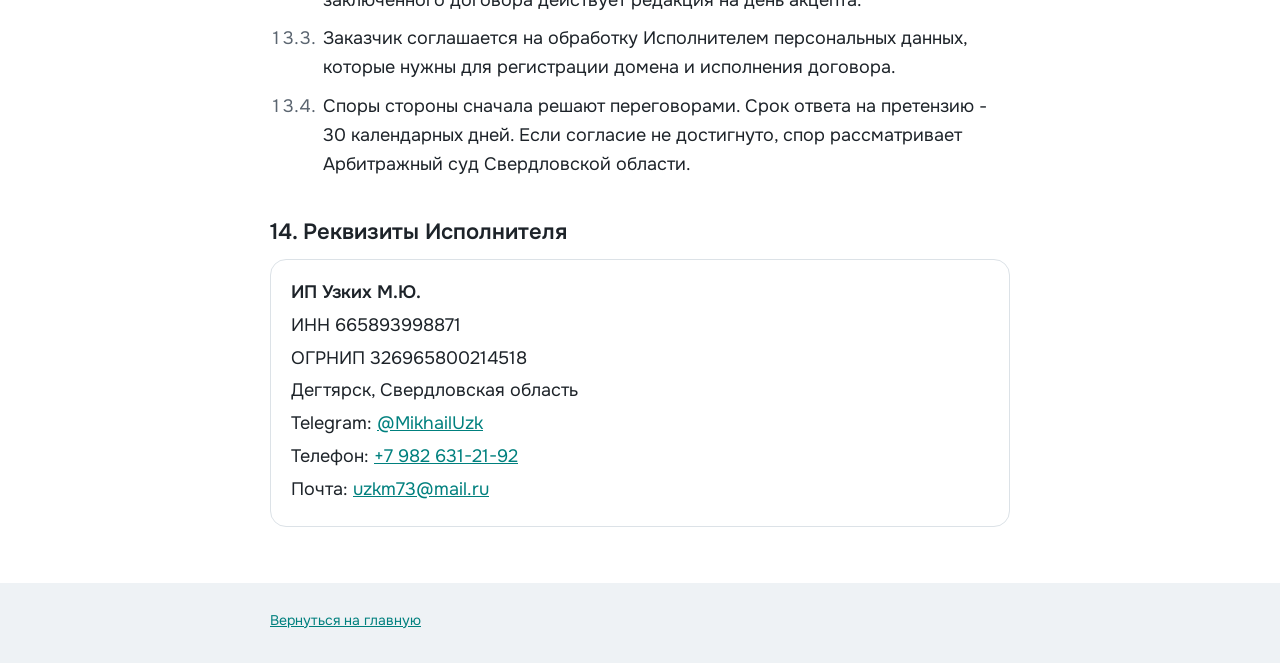
<file: site/v1/oferta.html>
<!doctype html>
<html lang="ru">
<head>
<meta charset="utf-8">
<meta name="viewport" content="width=device-width, initial-scale=1">
<meta name="robots" content="noindex, nofollow">
<title>Договор-оферта - Покажу</title>
<meta name="description" content="Публичная оферта на создание и сопровождение сайта для бизнеса: порядок оплаты, домен, поддержка.">
<link href="../../fonts/fonts.css" rel="stylesheet">
<style>
  :root {
    --white: #FFFFFF;
    --glass: #EEF2F5;
    --graphite: #1D2329;
    --muted: #5B6570;
    --before: #9AA3AD;
    --accent: #3CC6C2;
    --accent-ink: #00807E;
    --pen: #2340C8;
    --line: #DCE2E7;
    --display: "Unbounded", system-ui, sans-serif;
    --text: "Onest", system-ui, sans-serif;
  }
  *, *::before, *::after { box-sizing: border-box; }
  html { -webkit-text-size-adjust: 100%; }
  body { margin: 0; background: var(--white); color: var(--graphite); font: 400 17px/1.6 var(--text); }
  a { color: var(--accent-ink); }
  :focus-visible { outline: 3px solid var(--pen); outline-offset: 3px; border-radius: 6px; }
  .wrap { max-width: 780px; margin: 0 auto; padding: 0 20px; }

  .logo { display: inline-flex; align-items: stretch; font: 700 22px/1 var(--display); letter-spacing: -0.02em; color: var(--graphite); text-decoration: none; }
  .logo .was { color: var(--before); }
  .logo .cut { width: 3px; margin: -3px 3px; border-radius: 2px; background: var(--accent); }
  .top { padding: 18px 0; }
  .top .wrap { display: flex; align-items: center; justify-content: space-between; gap: 16px; }
  .back { font-weight: 500; font-size: 16px; }

  h1 { margin: 24px 0 8px; font: 700 28px/1.15 var(--display); letter-spacing: -0.01em; text-wrap: balance; }
  .date { margin: 0 0 24px; color: var(--muted); font-size: 15px; }
  .intro { padding: 16px 18px; border-radius: 16px; background: var(--glass); }
  h2 { margin: 40px 0 12px; font: 600 20px/1.3 var(--text); }
  .c { display: grid; grid-template-columns: 2.7em 1fr; gap: 0 4px; margin: 0 0 10px; }
  .c .n { white-space: nowrap; }
  .c .n { color: var(--muted); font-variant-numeric: tabular-nums; }
  .req { margin: 0; padding: 18px 20px; border-radius: 16px; border: 1px solid var(--line); font-style: normal; }
  .req p { margin: 0 0 4px; }
  .foot { margin-top: 56px; padding: 26px 0 32px; background: var(--glass); color: var(--muted); font-size: 14px; }

  @media (min-width: 760px) {
    body { font-size: 18px; }
    h1 { font-size: 36px; }
    h2 { font-size: 22px; }
  }
</style>
</head>
<body>

<header class="top">
  <div class="wrap">
    <a class="logo" href="index.html" aria-label="Покажу, на главную"><span class="was">пока</span><span class="cut" aria-hidden="true"></span><span>жу</span></a>
    <a class="back" href="index.html">На главную</a>
  </div>
</header>

<main class="wrap">
  <h1>Публичная оферта на создание и сопровождение сайта</h1>
  <p class="date">Редакция от 13 октября 2026 года</p>

  <p class="intro">Индивидуальный предприниматель Узких М.Ю. (ИНН 665893998871), далее - «Исполнитель», предлагает любому юридическому лицу, индивидуальному предпринимателю или самозанятому, который заказывает сайт для своей предпринимательской деятельности (далее - «Заказчик»), заключить договор на условиях этой оферты.</p>

  <h2>1. Термины</h2>
  <p class="c"><span class="n">1.1.</span><span><b>Демо</b> - бесплатная демонстрационная концепция сайта Заказчика: главный экран и 2-3 блока с названием, городом и сферой Заказчика, без полного наполнения.</span></p>
  <p class="c"><span class="n">1.2.</span><span><b>Сайт</b> - сайт для бизнеса Заказчика с его услугами, ценами и фото, кнопками связи (мессенджеры и звонок), картой проезда, ссылкой на отзывы и ссылкой на онлайн-запись, которой Заказчик уже пользуется.</span></p>
  <p class="c"><span class="n">1.3.</span><span><b>Запуск</b> - публикация Сайта на домене Заказчика.</span></p>
  <p class="c"><span class="n">1.4.</span><span><b>Мессенджер</b> - Telegram, MAX, WhatsApp или другой мессенджер, в котором стороны ведут переписку.</span></p>

  <h2>2. Предмет договора</h2>
  <p class="c"><span class="n">2.1.</span><span>Исполнитель создаёт и запускает Сайт, регистрирует для него домен на имя Заказчика, размещает Сайт на хостинге и сопровождает его за плату на условиях раздела 8.</span></p>
  <p class="c"><span class="n">2.2.</span><span>Работа над Сайтом начинается после акцепта оферты и внесения предоплаты (раздел 4).</span></p>

  <h2>3. Бесплатное демо</h2>
  <p class="c"><span class="n">3.1.</span><span>Демо бесплатно и делается один раз на бизнес. Исполнитель готовит его за 1-2 дня после того, как Заказчик прислал название бизнеса, город и ссылку на карточку в Яндекс Картах (если она есть).</span></p>
  <p class="c"><span class="n">3.2.</span><span>Одну правку по концепции Демо Исполнитель вносит бесплатно.</span></p>
  <p class="c"><span class="n">3.3.</span><span>Ссылка на Демо работает 14 дней, после этого Исполнитель вправе её закрыть.</span></p>
  <p class="c"><span class="n">3.4.</span><span>Демо не является Сайтом. Права на Демо к Заказчику не переходят, использовать и копировать его без заключения договора и оплаты нельзя.</span></p>
  <p class="c"><span class="n">3.5.</span><span>Если Демо не понравилось, Заказчик ничего не платит, договор между сторонами не заключается.</span></p>

  <h2>4. Акцепт и порядок работы</h2>
  <p class="c"><span class="n">4.1.</span><span>Акцептом оферты считаются два действия Заказчика: сообщение в мессенджере о согласии сделать Сайт и внесение предоплаты по пункту 5.2. Договор считается заключённым в день поступления предоплаты.</span></p>
  <p class="c"><span class="n">4.2.</span><span>После акцепта Заказчик присылает материалы для Сайта: услуги и цены, график работы, адрес, куда писать клиентам, и фото, если они есть. Материалы можно присылать в мессенджере любым удобным способом: фото прайса, голосовое сообщение, текст.</span></p>
  <p class="c"><span class="n">4.3.</span><span>Исполнитель запускает Сайт в течение 2-3 дней с даты, когда получены предоплата и все материалы. Срок продлевается на время, пока Заказчик не присылает материалы или не отвечает на вопросы Исполнителя.</span></p>

  <h2>5. Стоимость и порядок оплаты</h2>
  <p class="c"><span class="n">5.1.</span><span>Стоимость создания и запуска Сайта - 14 900 рублей. В неё входят домен, хостинг и публикация на период бесплатной поддержки.</span></p>
  <p class="c"><span class="n">5.2.</span><span>Оплата вносится двумя частями: 50% (7 450 рублей) после согласия Заказчика по Демо и до начала работы, 50% (7 450 рублей) при запуске, после принятия Сайта по разделу 6.</span></p>
  <p class="c"><span class="n">5.3.</span><span>Реквизиты для оплаты Исполнитель присылает Заказчику в мессенджере или в счёте.</span></p>
  <p class="c"><span class="n">5.4.</span><span>После начала работы предоплата не возвращается.</span></p>
  <p class="c"><span class="n">5.5.</span><span>Стоимость 14 900 рублей - специальная стартовая, для первых пяти проектов. Она предоставляется при условии, что Заказчик разрешает показывать его Сайт как пример работы Исполнителя и оставляет отзыв.</span></p>

  <h2>6. Принятие Сайта</h2>
  <p class="c"><span class="n">6.1.</span><span>После запуска Исполнитель присылает Заказчику ссылку на Сайт.</span></p>
  <p class="c"><span class="n">6.2.</span><span>Заказчик в течение 3 рабочих дней проверяет Сайт и сообщает о замечаниях. Замечания, которые касаются согласованного Демо и присланных материалов, Исполнитель исправляет без доплаты.</span></p>
  <p class="c"><span class="n">6.3.</span><span>Если Заказчик не сообщил о замечаниях в этот срок, Сайт считается принятым.</span></p>
  <p class="c"><span class="n">6.4.</span><span>Вторую часть оплаты Заказчик вносит при запуске, после принятия Сайта, не позднее 3 рабочих дней с даты запуска. Если оплата не поступила в срок, Исполнитель вправе приостановить работу Сайта до оплаты.</span></p>

  <h2>7. Домен и хостинг</h2>
  <p class="c"><span class="n">7.1.</span><span>Домен регистрируется на имя Заказчика, на данные, которые он предоставляет. Домен принадлежит Заказчику при любом исходе, в том числе если договор прекращён.</span></p>
  <p class="c"><span class="n">7.2.</span><span>Пока действует поддержка, Исполнитель продлевает домен и оплачивает хостинг.</span></p>
  <p class="c"><span class="n">7.3.</span><span>После окончания поддержки продлевать домен должен Заказчик. По его просьбе Исполнитель подскажет, как это сделать.</span></p>

  <h2>8. Поддержка</h2>
  <p class="c"><span class="n">8.1.</span><span>Первые 2 месяца со дня запуска поддержка бесплатна.</span></p>
  <p class="c"><span class="n">8.2.</span><span>Дальше стоимость поддержки - 2 500 рублей в месяц. В неё входят продление домена и хостинга, контроль, что Сайт работает, и до 3 мелких правок в месяц: цены, фото, график, акции.</span></p>
  <p class="c"><span class="n">8.3.</span><span>Крупные изменения, например новый раздел, оцениваются отдельно и согласовываются с Заказчиком до начала работы.</span></p>
  <p class="c"><span class="n">8.4.</span><span>Плата за месяц поддержки вносится вперёд, не позднее первого дня оплачиваемого месяца.</span></p>
  <p class="c"><span class="n">8.5.</span><span>Заказчик вправе отказаться от поддержки, сообщив об этом в мессенджере. Тогда применяется раздел 9.</span></p>

  <h2>9. Если поддержка не оплачена или прекращена</h2>
  <p class="c"><span class="n">9.1.</span><span>Сайт работает до конца оплаченного срока.</span></p>
  <p class="c"><span class="n">9.2.</span><span>После этого хостинг отключается, а на домене остаётся страница-заглушка.</span></p>
  <p class="c"><span class="n">9.3.</span><span>Домен остаётся у Заказчика.</span></p>
  <p class="c"><span class="n">9.4.</span><span>По запросу Заказчика Исполнитель передаёт ему файлы Сайта, чтобы разместить их на другом хостинге или с другим исполнителем. Файлы передаются при условии, что стоимость создания Сайта оплачена полностью.</span></p>

  <h2>10. Материалы и права</h2>
  <p class="c"><span class="n">10.1.</span><span>Заказчик отвечает за тексты, цены, фото и логотип, которые он передал Исполнителю, и подтверждает, что вправе ими пользоваться.</span></p>
  <p class="c"><span class="n">10.2.</span><span>После полной оплаты Заказчик получает право использовать Сайт (дизайн, вёрстку и тексты, подготовленные Исполнителем) в своём бизнесе без ограничения срока.</span></p>
  <p class="c"><span class="n">10.3.</span><span>За Исполнителем остаются общие наработки и шаблоны. Шрифты и сторонние библиотеки используются на условиях их лицензий.</span></p>
  <p class="c"><span class="n">10.4.</span><span>Исполнитель вправе показывать Сайт как пример своей работы в соответствии с пунктом 5.5.</span></p>

  <h2>11. Ответственность</h2>
  <p class="c"><span class="n">11.1.</span><span>Исполнитель не гарантирует конкретное число обращений, записей или продаж, а также место Сайта в поиске и на картах: это зависит от внешних причин.</span></p>
  <p class="c"><span class="n">11.2.</span><span>Исполнитель не отвечает за работу сторонних сервисов: мессенджеров, Яндекс Карт, онлайн-записи, регистратора домена, хостинга.</span></p>
  <p class="c"><span class="n">11.3.</span><span>Ответственность Исполнителя ограничена суммой, которую Заказчик заплатил по договору за соответствующую работу. Упущенная выгода и косвенные убытки не возмещаются.</span></p>
  <p class="c"><span class="n">11.4.</span><span>Стороны освобождаются от ответственности, если нарушение вызвано обстоятельствами непреодолимой силы.</span></p>

  <h2>12. Приостановка работы</h2>
  <p class="c"><span class="n">12.1.</span><span>Если Заказчик не присылает материалы или не отвечает более 14 дней, Исполнитель вправе приостановить работу. Предоплата при этом не возвращается (пункт 5.4).</span></p>

  <h2>13. Прочие условия</h2>
  <p class="c"><span class="n">13.1.</span><span>Переписка в мессенджерах считается надлежащим способом общения сторон.</span></p>
  <p class="c"><span class="n">13.2.</span><span>Исполнитель вправе изменять оферту. Новая редакция применяется к договорам, заключённым после её публикации на этой странице. Для заключённого договора действует редакция на день акцепта.</span></p>
  <p class="c"><span class="n">13.3.</span><span>Заказчик соглашается на обработку Исполнителем персональных данных, которые нужны для регистрации домена и исполнения договора.</span></p>
  <p class="c"><span class="n">13.4.</span><span>Споры стороны сначала решают переговорами. Срок ответа на претензию - 30 календарных дней. Если согласие не достигнуто, спор рассматривает Арбитражный суд Свердловской области.</span></p>

  <h2>14. Реквизиты Исполнителя</h2>
  <address class="req">
    <p><b>ИП Узких М.Ю.</b></p>
    <p>ИНН 665893998871</p>
    <p>ОГРНИП 326965800214518</p>
    <p>Дегтярск, Свердловская область</p>
    <p>Telegram: <a href="https://t.me/MikhailUzk" target="_blank" rel="noopener">@MikhailUzk</a></p>
    <p>Телефон: <a href="tel:+79826312192">+7 982 631-21-92</a></p>
    <p>Почта: <a href="mailto:uzkm73@mail.ru">uzkm73@mail.ru</a></p>
  </address>
</main>

<footer class="foot">
  <div class="wrap">
    <a href="index.html">Вернуться на главную</a>
  </div>
</footer>

</body>
</html>
</file>
<file: fonts/fonts.css>
/* Шрифты Google Fonts на своём сервере (SIL Open Font License, см. README.md).
   Наборы символов: кириллица, латиница, расширенная латиница. */

/* Caveat, cyrillic */
@font-face {
  font-family: 'Caveat';
  font-style: normal;
  font-weight: 600;
  font-display: swap;
  src: url("caveat-cyrillic.woff2") format('woff2');
  unicode-range: U+0301, U+0400-045F, U+0490-0491, U+04B0-04B1, U+2116;
}

/* Caveat, latin-ext */
@font-face {
  font-family: 'Caveat';
  font-style: normal;
  font-weight: 600;
  font-display: swap;
  src: url("caveat-latin-ext.woff2") format('woff2');
  unicode-range: U+0100-02BA, U+02BD-02C5, U+02C7-02CC, U+02CE-02D7, U+02DD-02FF, U+0304, U+0308, U+0329, U+1D00-1DBF, U+1E00-1E9F, U+1EF2-1EFF, U+2020, U+20A0-20AB, U+20AD-20C4, U+2113, U+2C60-2C7F, U+A720-A7FF;
}

/* Caveat, latin */
@font-face {
  font-family: 'Caveat';
  font-style: normal;
  font-weight: 600;
  font-display: swap;
  src: url("caveat-latin.woff2") format('woff2');
  unicode-range: U+0000-00FF, U+0131, U+0152-0153, U+02BB-02BC, U+02C6, U+02DA, U+02DC, U+0304, U+0308, U+0329, U+2000-206F, U+20AC, U+2122, U+2191, U+2193, U+2212, U+2215, U+FEFF, U+FFFD;
}

/* Commissioner, cyrillic */
@font-face {
  font-family: 'Commissioner';
  font-style: normal;
  font-weight: 400;
  font-display: swap;
  src: url("commissioner-cyrillic.woff2") format('woff2');
  unicode-range: U+0301, U+0400-045F, U+0490-0491, U+04B0-04B1, U+2116;
}

/* Commissioner, latin-ext */
@font-face {
  font-family: 'Commissioner';
  font-style: normal;
  font-weight: 400;
  font-display: swap;
  src: url("commissioner-latin-ext.woff2") format('woff2');
  unicode-range: U+0100-02BA, U+02BD-02C5, U+02C7-02CC, U+02CE-02D7, U+02DD-02FF, U+0304, U+0308, U+0329, U+1D00-1DBF, U+1E00-1E9F, U+1EF2-1EFF, U+2020, U+20A0-20AB, U+20AD-20C4, U+2113, U+2C60-2C7F, U+A720-A7FF;
}

/* Commissioner, latin */
@font-face {
  font-family: 'Commissioner';
  font-style: normal;
  font-weight: 400;
  font-display: swap;
  src: url("commissioner-latin.woff2") format('woff2');
  unicode-range: U+0000-00FF, U+0131, U+0152-0153, U+02BB-02BC, U+02C6, U+02DA, U+02DC, U+0304, U+0308, U+0329, U+2000-206F, U+20AC, U+2122, U+2191, U+2193, U+2212, U+2215, U+FEFF, U+FFFD;
}

/* Commissioner, cyrillic */
@font-face {
  font-family: 'Commissioner';
  font-style: normal;
  font-weight: 500;
  font-display: swap;
  src: url("commissioner-cyrillic.woff2") format('woff2');
  unicode-range: U+0301, U+0400-045F, U+0490-0491, U+04B0-04B1, U+2116;
}

/* Commissioner, latin-ext */
@font-face {
  font-family: 'Commissioner';
  font-style: normal;
  font-weight: 500;
  font-display: swap;
  src: url("commissioner-latin-ext.woff2") format('woff2');
  unicode-range: U+0100-02BA, U+02BD-02C5, U+02C7-02CC, U+02CE-02D7, U+02DD-02FF, U+0304, U+0308, U+0329, U+1D00-1DBF, U+1E00-1E9F, U+1EF2-1EFF, U+2020, U+20A0-20AB, U+20AD-20C4, U+2113, U+2C60-2C7F, U+A720-A7FF;
}

/* Commissioner, latin */
@font-face {
  font-family: 'Commissioner';
  font-style: normal;
  font-weight: 500;
  font-display: swap;
  src: url("commissioner-latin.woff2") format('woff2');
  unicode-range: U+0000-00FF, U+0131, U+0152-0153, U+02BB-02BC, U+02C6, U+02DA, U+02DC, U+0304, U+0308, U+0329, U+2000-206F, U+20AC, U+2122, U+2191, U+2193, U+2212, U+2215, U+FEFF, U+FFFD;
}

/* Commissioner, cyrillic */
@font-face {
  font-family: 'Commissioner';
  font-style: normal;
  font-weight: 600;
  font-display: swap;
  src: url("commissioner-cyrillic.woff2") format('woff2');
  unicode-range: U+0301, U+0400-045F, U+0490-0491, U+04B0-04B1, U+2116;
}

/* Commissioner, latin-ext */
@font-face {
  font-family: 'Commissioner';
  font-style: normal;
  font-weight: 600;
  font-display: swap;
  src: url("commissioner-latin-ext.woff2") format('woff2');
  unicode-range: U+0100-02BA, U+02BD-02C5, U+02C7-02CC, U+02CE-02D7, U+02DD-02FF, U+0304, U+0308, U+0329, U+1D00-1DBF, U+1E00-1E9F, U+1EF2-1EFF, U+2020, U+20A0-20AB, U+20AD-20C4, U+2113, U+2C60-2C7F, U+A720-A7FF;
}

/* Commissioner, latin */
@font-face {
  font-family: 'Commissioner';
  font-style: normal;
  font-weight: 600;
  font-display: swap;
  src: url("commissioner-latin.woff2") format('woff2');
  unicode-range: U+0000-00FF, U+0131, U+0152-0153, U+02BB-02BC, U+02C6, U+02DA, U+02DC, U+0304, U+0308, U+0329, U+2000-206F, U+20AC, U+2122, U+2191, U+2193, U+2212, U+2215, U+FEFF, U+FFFD;
}

/* Cormorant Garamond, cyrillic */
@font-face {
  font-family: 'Cormorant Garamond';
  font-style: italic;
  font-weight: 500;
  font-display: swap;
  src: url("cormorant-garamond-cyrillic-italic.woff2") format('woff2');
  unicode-range: U+0301, U+0400-045F, U+0490-0491, U+04B0-04B1, U+2116;
}

/* Cormorant Garamond, latin-ext */
@font-face {
  font-family: 'Cormorant Garamond';
  font-style: italic;
  font-weight: 500;
  font-display: swap;
  src: url("cormorant-garamond-latin-ext-italic.woff2") format('woff2');
  unicode-range: U+0100-02BA, U+02BD-02C5, U+02C7-02CC, U+02CE-02D7, U+02DD-02FF, U+0304, U+0308, U+0329, U+1D00-1DBF, U+1E00-1E9F, U+1EF2-1EFF, U+2020, U+20A0-20AB, U+20AD-20C4, U+2113, U+2C60-2C7F, U+A720-A7FF;
}

/* Cormorant Garamond, latin */
@font-face {
  font-family: 'Cormorant Garamond';
  font-style: italic;
  font-weight: 500;
  font-display: swap;
  src: url("cormorant-garamond-latin-italic.woff2") format('woff2');
  unicode-range: U+0000-00FF, U+0131, U+0152-0153, U+02BB-02BC, U+02C6, U+02DA, U+02DC, U+0304, U+0308, U+0329, U+2000-206F, U+20AC, U+2122, U+2191, U+2193, U+2212, U+2215, U+FEFF, U+FFFD;
}

/* Cormorant Garamond, cyrillic */
@font-face {
  font-family: 'Cormorant Garamond';
  font-style: normal;
  font-weight: 500;
  font-display: swap;
  src: url("cormorant-garamond-cyrillic.woff2") format('woff2');
  unicode-range: U+0301, U+0400-045F, U+0490-0491, U+04B0-04B1, U+2116;
}

/* Cormorant Garamond, latin-ext */
@font-face {
  font-family: 'Cormorant Garamond';
  font-style: normal;
  font-weight: 500;
  font-display: swap;
  src: url("cormorant-garamond-latin-ext.woff2") format('woff2');
  unicode-range: U+0100-02BA, U+02BD-02C5, U+02C7-02CC, U+02CE-02D7, U+02DD-02FF, U+0304, U+0308, U+0329, U+1D00-1DBF, U+1E00-1E9F, U+1EF2-1EFF, U+2020, U+20A0-20AB, U+20AD-20C4, U+2113, U+2C60-2C7F, U+A720-A7FF;
}

/* Cormorant Garamond, latin */
@font-face {
  font-family: 'Cormorant Garamond';
  font-style: normal;
  font-weight: 500;
  font-display: swap;
  src: url("cormorant-garamond-latin.woff2") format('woff2');
  unicode-range: U+0000-00FF, U+0131, U+0152-0153, U+02BB-02BC, U+02C6, U+02DA, U+02DC, U+0304, U+0308, U+0329, U+2000-206F, U+20AC, U+2122, U+2191, U+2193, U+2212, U+2215, U+FEFF, U+FFFD;
}

/* Cormorant Garamond, cyrillic */
@font-face {
  font-family: 'Cormorant Garamond';
  font-style: normal;
  font-weight: 600;
  font-display: swap;
  src: url("cormorant-garamond-cyrillic.woff2") format('woff2');
  unicode-range: U+0301, U+0400-045F, U+0490-0491, U+04B0-04B1, U+2116;
}

/* Cormorant Garamond, latin-ext */
@font-face {
  font-family: 'Cormorant Garamond';
  font-style: normal;
  font-weight: 600;
  font-display: swap;
  src: url("cormorant-garamond-latin-ext.woff2") format('woff2');
  unicode-range: U+0100-02BA, U+02BD-02C5, U+02C7-02CC, U+02CE-02D7, U+02DD-02FF, U+0304, U+0308, U+0329, U+1D00-1DBF, U+1E00-1E9F, U+1EF2-1EFF, U+2020, U+20A0-20AB, U+20AD-20C4, U+2113, U+2C60-2C7F, U+A720-A7FF;
}

/* Cormorant Garamond, latin */
@font-face {
  font-family: 'Cormorant Garamond';
  font-style: normal;
  font-weight: 600;
  font-display: swap;
  src: url("cormorant-garamond-latin.woff2") format('woff2');
  unicode-range: U+0000-00FF, U+0131, U+0152-0153, U+02BB-02BC, U+02C6, U+02DA, U+02DC, U+0304, U+0308, U+0329, U+2000-206F, U+20AC, U+2122, U+2191, U+2193, U+2212, U+2215, U+FEFF, U+FFFD;
}

/* Fira Sans Extra Condensed, cyrillic */
@font-face {
  font-family: 'Fira Sans Extra Condensed';
  font-style: normal;
  font-weight: 600;
  font-display: swap;
  src: url("fira-sans-extra-condensed-cyrillic-600.woff2") format('woff2');
  unicode-range: U+0301, U+0400-045F, U+0490-0491, U+04B0-04B1, U+2116;
}

/* Fira Sans Extra Condensed, latin-ext */
@font-face {
  font-family: 'Fira Sans Extra Condensed';
  font-style: normal;
  font-weight: 600;
  font-display: swap;
  src: url("fira-sans-extra-condensed-latin-ext-600.woff2") format('woff2');
  unicode-range: U+0100-02BA, U+02BD-02C5, U+02C7-02CC, U+02CE-02D7, U+02DD-02FF, U+0304, U+0308, U+0329, U+1D00-1DBF, U+1E00-1E9F, U+1EF2-1EFF, U+2020, U+20A0-20AB, U+20AD-20C4, U+2113, U+2C60-2C7F, U+A720-A7FF;
}

/* Fira Sans Extra Condensed, latin */
@font-face {
  font-family: 'Fira Sans Extra Condensed';
  font-style: normal;
  font-weight: 600;
  font-display: swap;
  src: url("fira-sans-extra-condensed-latin-600.woff2") format('woff2');
  unicode-range: U+0000-00FF, U+0131, U+0152-0153, U+02BB-02BC, U+02C6, U+02DA, U+02DC, U+0304, U+0308, U+0329, U+2000-206F, U+20AC, U+2122, U+2191, U+2193, U+2212, U+2215, U+FEFF, U+FFFD;
}

/* Fira Sans Extra Condensed, cyrillic */
@font-face {
  font-family: 'Fira Sans Extra Condensed';
  font-style: normal;
  font-weight: 800;
  font-display: swap;
  src: url("fira-sans-extra-condensed-cyrillic-800.woff2") format('woff2');
  unicode-range: U+0301, U+0400-045F, U+0490-0491, U+04B0-04B1, U+2116;
}

/* Fira Sans Extra Condensed, latin-ext */
@font-face {
  font-family: 'Fira Sans Extra Condensed';
  font-style: normal;
  font-weight: 800;
  font-display: swap;
  src: url("fira-sans-extra-condensed-latin-ext-800.woff2") format('woff2');
  unicode-range: U+0100-02BA, U+02BD-02C5, U+02C7-02CC, U+02CE-02D7, U+02DD-02FF, U+0304, U+0308, U+0329, U+1D00-1DBF, U+1E00-1E9F, U+1EF2-1EFF, U+2020, U+20A0-20AB, U+20AD-20C4, U+2113, U+2C60-2C7F, U+A720-A7FF;
}

/* Fira Sans Extra Condensed, latin */
@font-face {
  font-family: 'Fira Sans Extra Condensed';
  font-style: normal;
  font-weight: 800;
  font-display: swap;
  src: url("fira-sans-extra-condensed-latin-800.woff2") format('woff2');
  unicode-range: U+0000-00FF, U+0131, U+0152-0153, U+02BB-02BC, U+02C6, U+02DA, U+02DC, U+0304, U+0308, U+0329, U+2000-206F, U+20AC, U+2122, U+2191, U+2193, U+2212, U+2215, U+FEFF, U+FFFD;
}

/* Golos Text, cyrillic */
@font-face {
  font-family: 'Golos Text';
  font-style: normal;
  font-weight: 400;
  font-display: swap;
  src: url("golos-text-cyrillic.woff2") format('woff2');
  unicode-range: U+0301, U+0400-045F, U+0490-0491, U+04B0-04B1, U+2116;
}

/* Golos Text, latin-ext */
@font-face {
  font-family: 'Golos Text';
  font-style: normal;
  font-weight: 400;
  font-display: swap;
  src: url("golos-text-latin-ext.woff2") format('woff2');
  unicode-range: U+0100-02BA, U+02BD-02C5, U+02C7-02CC, U+02CE-02D7, U+02DD-02FF, U+0304, U+0308, U+0329, U+1D00-1DBF, U+1E00-1E9F, U+1EF2-1EFF, U+2020, U+20A0-20AB, U+20AD-20C4, U+2113, U+2C60-2C7F, U+A720-A7FF;
}

/* Golos Text, latin */
@font-face {
  font-family: 'Golos Text';
  font-style: normal;
  font-weight: 400;
  font-display: swap;
  src: url("golos-text-latin.woff2") format('woff2');
  unicode-range: U+0000-00FF, U+0131, U+0152-0153, U+02BB-02BC, U+02C6, U+02DA, U+02DC, U+0304, U+0308, U+0329, U+2000-206F, U+20AC, U+2122, U+2191, U+2193, U+2212, U+2215, U+FEFF, U+FFFD;
}

/* Golos Text, cyrillic */
@font-face {
  font-family: 'Golos Text';
  font-style: normal;
  font-weight: 500;
  font-display: swap;
  src: url("golos-text-cyrillic.woff2") format('woff2');
  unicode-range: U+0301, U+0400-045F, U+0490-0491, U+04B0-04B1, U+2116;
}

/* Golos Text, latin-ext */
@font-face {
  font-family: 'Golos Text';
  font-style: normal;
  font-weight: 500;
  font-display: swap;
  src: url("golos-text-latin-ext.woff2") format('woff2');
  unicode-range: U+0100-02BA, U+02BD-02C5, U+02C7-02CC, U+02CE-02D7, U+02DD-02FF, U+0304, U+0308, U+0329, U+1D00-1DBF, U+1E00-1E9F, U+1EF2-1EFF, U+2020, U+20A0-20AB, U+20AD-20C4, U+2113, U+2C60-2C7F, U+A720-A7FF;
}

/* Golos Text, latin */
@font-face {
  font-family: 'Golos Text';
  font-style: normal;
  font-weight: 500;
  font-display: swap;
  src: url("golos-text-latin.woff2") format('woff2');
  unicode-range: U+0000-00FF, U+0131, U+0152-0153, U+02BB-02BC, U+02C6, U+02DA, U+02DC, U+0304, U+0308, U+0329, U+2000-206F, U+20AC, U+2122, U+2191, U+2193, U+2212, U+2215, U+FEFF, U+FFFD;
}

/* Golos Text, cyrillic */
@font-face {
  font-family: 'Golos Text';
  font-style: normal;
  font-weight: 600;
  font-display: swap;
  src: url("golos-text-cyrillic.woff2") format('woff2');
  unicode-range: U+0301, U+0400-045F, U+0490-0491, U+04B0-04B1, U+2116;
}

/* Golos Text, latin-ext */
@font-face {
  font-family: 'Golos Text';
  font-style: normal;
  font-weight: 600;
  font-display: swap;
  src: url("golos-text-latin-ext.woff2") format('woff2');
  unicode-range: U+0100-02BA, U+02BD-02C5, U+02C7-02CC, U+02CE-02D7, U+02DD-02FF, U+0304, U+0308, U+0329, U+1D00-1DBF, U+1E00-1E9F, U+1EF2-1EFF, U+2020, U+20A0-20AB, U+20AD-20C4, U+2113, U+2C60-2C7F, U+A720-A7FF;
}

/* Golos Text, latin */
@font-face {
  font-family: 'Golos Text';
  font-style: normal;
  font-weight: 600;
  font-display: swap;
  src: url("golos-text-latin.woff2") format('woff2');
  unicode-range: U+0000-00FF, U+0131, U+0152-0153, U+02BB-02BC, U+02C6, U+02DA, U+02DC, U+0304, U+0308, U+0329, U+2000-206F, U+20AC, U+2122, U+2191, U+2193, U+2212, U+2215, U+FEFF, U+FFFD;
}

/* Jost, cyrillic */
@font-face {
  font-family: 'Jost';
  font-style: normal;
  font-weight: 400;
  font-display: swap;
  src: url("jost-cyrillic.woff2") format('woff2');
  unicode-range: U+0301, U+0400-045F, U+0490-0491, U+04B0-04B1, U+2116;
}

/* Jost, latin-ext */
@font-face {
  font-family: 'Jost';
  font-style: normal;
  font-weight: 400;
  font-display: swap;
  src: url("jost-latin-ext.woff2") format('woff2');
  unicode-range: U+0100-02BA, U+02BD-02C5, U+02C7-02CC, U+02CE-02D7, U+02DD-02FF, U+0304, U+0308, U+0329, U+1D00-1DBF, U+1E00-1E9F, U+1EF2-1EFF, U+2020, U+20A0-20AB, U+20AD-20C4, U+2113, U+2C60-2C7F, U+A720-A7FF;
}

/* Jost, latin */
@font-face {
  font-family: 'Jost';
  font-style: normal;
  font-weight: 400;
  font-display: swap;
  src: url("jost-latin.woff2") format('woff2');
  unicode-range: U+0000-00FF, U+0131, U+0152-0153, U+02BB-02BC, U+02C6, U+02DA, U+02DC, U+0304, U+0308, U+0329, U+2000-206F, U+20AC, U+2122, U+2191, U+2193, U+2212, U+2215, U+FEFF, U+FFFD;
}

/* Jost, cyrillic */
@font-face {
  font-family: 'Jost';
  font-style: normal;
  font-weight: 500;
  font-display: swap;
  src: url("jost-cyrillic.woff2") format('woff2');
  unicode-range: U+0301, U+0400-045F, U+0490-0491, U+04B0-04B1, U+2116;
}

/* Jost, latin-ext */
@font-face {
  font-family: 'Jost';
  font-style: normal;
  font-weight: 500;
  font-display: swap;
  src: url("jost-latin-ext.woff2") format('woff2');
  unicode-range: U+0100-02BA, U+02BD-02C5, U+02C7-02CC, U+02CE-02D7, U+02DD-02FF, U+0304, U+0308, U+0329, U+1D00-1DBF, U+1E00-1E9F, U+1EF2-1EFF, U+2020, U+20A0-20AB, U+20AD-20C4, U+2113, U+2C60-2C7F, U+A720-A7FF;
}

/* Jost, latin */
@font-face {
  font-family: 'Jost';
  font-style: normal;
  font-weight: 500;
  font-display: swap;
  src: url("jost-latin.woff2") format('woff2');
  unicode-range: U+0000-00FF, U+0131, U+0152-0153, U+02BB-02BC, U+02C6, U+02DA, U+02DC, U+0304, U+0308, U+0329, U+2000-206F, U+20AC, U+2122, U+2191, U+2193, U+2212, U+2215, U+FEFF, U+FFFD;
}

/* Jost, cyrillic */
@font-face {
  font-family: 'Jost';
  font-style: normal;
  font-weight: 600;
  font-display: swap;
  src: url("jost-cyrillic.woff2") format('woff2');
  unicode-range: U+0301, U+0400-045F, U+0490-0491, U+04B0-04B1, U+2116;
}

/* Jost, latin-ext */
@font-face {
  font-family: 'Jost';
  font-style: normal;
  font-weight: 600;
  font-display: swap;
  src: url("jost-latin-ext.woff2") format('woff2');
  unicode-range: U+0100-02BA, U+02BD-02C5, U+02C7-02CC, U+02CE-02D7, U+02DD-02FF, U+0304, U+0308, U+0329, U+1D00-1DBF, U+1E00-1E9F, U+1EF2-1EFF, U+2020, U+20A0-20AB, U+20AD-20C4, U+2113, U+2C60-2C7F, U+A720-A7FF;
}

/* Jost, latin */
@font-face {
  font-family: 'Jost';
  font-style: normal;
  font-weight: 600;
  font-display: swap;
  src: url("jost-latin.woff2") format('woff2');
  unicode-range: U+0000-00FF, U+0131, U+0152-0153, U+02BB-02BC, U+02C6, U+02DA, U+02DC, U+0304, U+0308, U+0329, U+2000-206F, U+20AC, U+2122, U+2191, U+2193, U+2212, U+2215, U+FEFF, U+FFFD;
}

/* Mulish, cyrillic */
@font-face {
  font-family: 'Mulish';
  font-style: normal;
  font-weight: 400;
  font-display: swap;
  src: url("mulish-cyrillic.woff2") format('woff2');
  unicode-range: U+0301, U+0400-045F, U+0490-0491, U+04B0-04B1, U+2116;
}

/* Mulish, latin-ext */
@font-face {
  font-family: 'Mulish';
  font-style: normal;
  font-weight: 400;
  font-display: swap;
  src: url("mulish-latin-ext.woff2") format('woff2');
  unicode-range: U+0100-02BA, U+02BD-02C5, U+02C7-02CC, U+02CE-02D7, U+02DD-02FF, U+0304, U+0308, U+0329, U+1D00-1DBF, U+1E00-1E9F, U+1EF2-1EFF, U+2020, U+20A0-20AB, U+20AD-20C4, U+2113, U+2C60-2C7F, U+A720-A7FF;
}

/* Mulish, latin */
@font-face {
  font-family: 'Mulish';
  font-style: normal;
  font-weight: 400;
  font-display: swap;
  src: url("mulish-latin.woff2") format('woff2');
  unicode-range: U+0000-00FF, U+0131, U+0152-0153, U+02BB-02BC, U+02C6, U+02DA, U+02DC, U+0304, U+0308, U+0329, U+2000-206F, U+20AC, U+2122, U+2191, U+2193, U+2212, U+2215, U+FEFF, U+FFFD;
}

/* Mulish, cyrillic */
@font-face {
  font-family: 'Mulish';
  font-style: normal;
  font-weight: 600;
  font-display: swap;
  src: url("mulish-cyrillic.woff2") format('woff2');
  unicode-range: U+0301, U+0400-045F, U+0490-0491, U+04B0-04B1, U+2116;
}

/* Mulish, latin-ext */
@font-face {
  font-family: 'Mulish';
  font-style: normal;
  font-weight: 600;
  font-display: swap;
  src: url("mulish-latin-ext.woff2") format('woff2');
  unicode-range: U+0100-02BA, U+02BD-02C5, U+02C7-02CC, U+02CE-02D7, U+02DD-02FF, U+0304, U+0308, U+0329, U+1D00-1DBF, U+1E00-1E9F, U+1EF2-1EFF, U+2020, U+20A0-20AB, U+20AD-20C4, U+2113, U+2C60-2C7F, U+A720-A7FF;
}

/* Mulish, latin */
@font-face {
  font-family: 'Mulish';
  font-style: normal;
  font-weight: 600;
  font-display: swap;
  src: url("mulish-latin.woff2") format('woff2');
  unicode-range: U+0000-00FF, U+0131, U+0152-0153, U+02BB-02BC, U+02C6, U+02DA, U+02DC, U+0304, U+0308, U+0329, U+2000-206F, U+20AC, U+2122, U+2191, U+2193, U+2212, U+2215, U+FEFF, U+FFFD;
}

/* Mulish, cyrillic */
@font-face {
  font-family: 'Mulish';
  font-style: normal;
  font-weight: 700;
  font-display: swap;
  src: url("mulish-cyrillic.woff2") format('woff2');
  unicode-range: U+0301, U+0400-045F, U+0490-0491, U+04B0-04B1, U+2116;
}

/* Mulish, latin-ext */
@font-face {
  font-family: 'Mulish';
  font-style: normal;
  font-weight: 700;
  font-display: swap;
  src: url("mulish-latin-ext.woff2") format('woff2');
  unicode-range: U+0100-02BA, U+02BD-02C5, U+02C7-02CC, U+02CE-02D7, U+02DD-02FF, U+0304, U+0308, U+0329, U+1D00-1DBF, U+1E00-1E9F, U+1EF2-1EFF, U+2020, U+20A0-20AB, U+20AD-20C4, U+2113, U+2C60-2C7F, U+A720-A7FF;
}

/* Mulish, latin */
@font-face {
  font-family: 'Mulish';
  font-style: normal;
  font-weight: 700;
  font-display: swap;
  src: url("mulish-latin.woff2") format('woff2');
  unicode-range: U+0000-00FF, U+0131, U+0152-0153, U+02BB-02BC, U+02C6, U+02DA, U+02DC, U+0304, U+0308, U+0329, U+2000-206F, U+20AC, U+2122, U+2191, U+2193, U+2212, U+2215, U+FEFF, U+FFFD;
}

/* Onest, cyrillic */
@font-face {
  font-family: 'Onest';
  font-style: normal;
  font-weight: 400;
  font-display: swap;
  src: url("onest-cyrillic.woff2") format('woff2');
  unicode-range: U+0301, U+0400-045F, U+0490-0491, U+04B0-04B1, U+2116;
}

/* Onest, latin-ext */
@font-face {
  font-family: 'Onest';
  font-style: normal;
  font-weight: 400;
  font-display: swap;
  src: url("onest-latin-ext.woff2") format('woff2');
  unicode-range: U+0100-02BA, U+02BD-02C5, U+02C7-02CC, U+02CE-02D7, U+02DD-02FF, U+0304, U+0308, U+0329, U+1D00-1DBF, U+1E00-1E9F, U+1EF2-1EFF, U+2020, U+20A0-20AB, U+20AD-20C4, U+2113, U+2C60-2C7F, U+A720-A7FF;
}

/* Onest, latin */
@font-face {
  font-family: 'Onest';
  font-style: normal;
  font-weight: 400;
  font-display: swap;
  src: url("onest-latin.woff2") format('woff2');
  unicode-range: U+0000-00FF, U+0131, U+0152-0153, U+02BB-02BC, U+02C6, U+02DA, U+02DC, U+0304, U+0308, U+0329, U+2000-206F, U+20AC, U+2122, U+2191, U+2193, U+2212, U+2215, U+FEFF, U+FFFD;
}

/* Onest, cyrillic */
@font-face {
  font-family: 'Onest';
  font-style: normal;
  font-weight: 500;
  font-display: swap;
  src: url("onest-cyrillic.woff2") format('woff2');
  unicode-range: U+0301, U+0400-045F, U+0490-0491, U+04B0-04B1, U+2116;
}

/* Onest, latin-ext */
@font-face {
  font-family: 'Onest';
  font-style: normal;
  font-weight: 500;
  font-display: swap;
  src: url("onest-latin-ext.woff2") format('woff2');
  unicode-range: U+0100-02BA, U+02BD-02C5, U+02C7-02CC, U+02CE-02D7, U+02DD-02FF, U+0304, U+0308, U+0329, U+1D00-1DBF, U+1E00-1E9F, U+1EF2-1EFF, U+2020, U+20A0-20AB, U+20AD-20C4, U+2113, U+2C60-2C7F, U+A720-A7FF;
}

/* Onest, latin */
@font-face {
  font-family: 'Onest';
  font-style: normal;
  font-weight: 500;
  font-display: swap;
  src: url("onest-latin.woff2") format('woff2');
  unicode-range: U+0000-00FF, U+0131, U+0152-0153, U+02BB-02BC, U+02C6, U+02DA, U+02DC, U+0304, U+0308, U+0329, U+2000-206F, U+20AC, U+2122, U+2191, U+2193, U+2212, U+2215, U+FEFF, U+FFFD;
}

/* Onest, cyrillic */
@font-face {
  font-family: 'Onest';
  font-style: normal;
  font-weight: 600;
  font-display: swap;
  src: url("onest-cyrillic.woff2") format('woff2');
  unicode-range: U+0301, U+0400-045F, U+0490-0491, U+04B0-04B1, U+2116;
}

/* Onest, latin-ext */
@font-face {
  font-family: 'Onest';
  font-style: normal;
  font-weight: 600;
  font-display: swap;
  src: url("onest-latin-ext.woff2") format('woff2');
  unicode-range: U+0100-02BA, U+02BD-02C5, U+02C7-02CC, U+02CE-02D7, U+02DD-02FF, U+0304, U+0308, U+0329, U+1D00-1DBF, U+1E00-1E9F, U+1EF2-1EFF, U+2020, U+20A0-20AB, U+20AD-20C4, U+2113, U+2C60-2C7F, U+A720-A7FF;
}

/* Onest, latin */
@font-face {
  font-family: 'Onest';
  font-style: normal;
  font-weight: 600;
  font-display: swap;
  src: url("onest-latin.woff2") format('woff2');
  unicode-range: U+0000-00FF, U+0131, U+0152-0153, U+02BB-02BC, U+02C6, U+02DA, U+02DC, U+0304, U+0308, U+0329, U+2000-206F, U+20AC, U+2122, U+2191, U+2193, U+2212, U+2215, U+FEFF, U+FFFD;
}

/* Prata, cyrillic */
@font-face {
  font-family: 'Prata';
  font-style: normal;
  font-weight: 400;
  font-display: swap;
  src: url("prata-cyrillic.woff2") format('woff2');
  unicode-range: U+0301, U+0400-045F, U+0490-0491, U+04B0-04B1, U+2116;
}

/* Prata, latin */
@font-face {
  font-family: 'Prata';
  font-style: normal;
  font-weight: 400;
  font-display: swap;
  src: url("prata-latin.woff2") format('woff2');
  unicode-range: U+0000-00FF, U+0131, U+0152-0153, U+02BB-02BC, U+02C6, U+02DA, U+02DC, U+0304, U+0308, U+0329, U+2000-206F, U+20AC, U+2122, U+2191, U+2193, U+2212, U+2215, U+FEFF, U+FFFD;
}

/* Tenor Sans, cyrillic */
@font-face {
  font-family: 'Tenor Sans';
  font-style: normal;
  font-weight: 400;
  font-display: swap;
  src: url("tenor-sans-cyrillic.woff2") format('woff2');
  unicode-range: U+0301, U+0400-045F, U+0490-0491, U+04B0-04B1, U+2116;
}

/* Tenor Sans, latin-ext */
@font-face {
  font-family: 'Tenor Sans';
  font-style: normal;
  font-weight: 400;
  font-display: swap;
  src: url("tenor-sans-latin-ext.woff2") format('woff2');
  unicode-range: U+0100-02BA, U+02BD-02C5, U+02C7-02CC, U+02CE-02D7, U+02DD-02FF, U+0304, U+0308, U+0329, U+1D00-1DBF, U+1E00-1E9F, U+1EF2-1EFF, U+2020, U+20A0-20AB, U+20AD-20C4, U+2113, U+2C60-2C7F, U+A720-A7FF;
}

/* Tenor Sans, latin */
@font-face {
  font-family: 'Tenor Sans';
  font-style: normal;
  font-weight: 400;
  font-display: swap;
  src: url("tenor-sans-latin.woff2") format('woff2');
  unicode-range: U+0000-00FF, U+0131, U+0152-0153, U+02BB-02BC, U+02C6, U+02DA, U+02DC, U+0304, U+0308, U+0329, U+2000-206F, U+20AC, U+2122, U+2191, U+2193, U+2212, U+2215, U+FEFF, U+FFFD;
}

/* Unbounded, cyrillic */
@font-face {
  font-family: 'Unbounded';
  font-style: normal;
  font-weight: 600;
  font-display: swap;
  src: url("unbounded-cyrillic.woff2") format('woff2');
  unicode-range: U+0301, U+0400-045F, U+0490-0491, U+04B0-04B1, U+2116;
}

/* Unbounded, latin-ext */
@font-face {
  font-family: 'Unbounded';
  font-style: normal;
  font-weight: 600;
  font-display: swap;
  src: url("unbounded-latin-ext.woff2") format('woff2');
  unicode-range: U+0100-02BA, U+02BD-02C5, U+02C7-02CC, U+02CE-02D7, U+02DD-02FF, U+0304, U+0308, U+0329, U+1D00-1DBF, U+1E00-1E9F, U+1EF2-1EFF, U+2020, U+20A0-20AB, U+20AD-20C4, U+2113, U+2C60-2C7F, U+A720-A7FF;
}

/* Unbounded, latin */
@font-face {
  font-family: 'Unbounded';
  font-style: normal;
  font-weight: 600;
  font-display: swap;
  src: url("unbounded-latin.woff2") format('woff2');
  unicode-range: U+0000-00FF, U+0131, U+0152-0153, U+02BB-02BC, U+02C6, U+02DA, U+02DC, U+0304, U+0308, U+0329, U+2000-206F, U+20AC, U+2122, U+2191, U+2193, U+2212, U+2215, U+FEFF, U+FFFD;
}

/* Unbounded, cyrillic */
@font-face {
  font-family: 'Unbounded';
  font-style: normal;
  font-weight: 700;
  font-display: swap;
  src: url("unbounded-cyrillic.woff2") format('woff2');
  unicode-range: U+0301, U+0400-045F, U+0490-0491, U+04B0-04B1, U+2116;
}

/* Unbounded, latin-ext */
@font-face {
  font-family: 'Unbounded';
  font-style: normal;
  font-weight: 700;
  font-display: swap;
  src: url("unbounded-latin-ext.woff2") format('woff2');
  unicode-range: U+0100-02BA, U+02BD-02C5, U+02C7-02CC, U+02CE-02D7, U+02DD-02FF, U+0304, U+0308, U+0329, U+1D00-1DBF, U+1E00-1E9F, U+1EF2-1EFF, U+2020, U+20A0-20AB, U+20AD-20C4, U+2113, U+2C60-2C7F, U+A720-A7FF;
}

/* Unbounded, latin */
@font-face {
  font-family: 'Unbounded';
  font-style: normal;
  font-weight: 700;
  font-display: swap;
  src: url("unbounded-latin.woff2") format('woff2');
  unicode-range: U+0000-00FF, U+0131, U+0152-0153, U+02BB-02BC, U+02C6, U+02DA, U+02DC, U+0304, U+0308, U+0329, U+2000-206F, U+20AC, U+2122, U+2191, U+2193, U+2212, U+2215, U+FEFF, U+FFFD;
}
</file>
